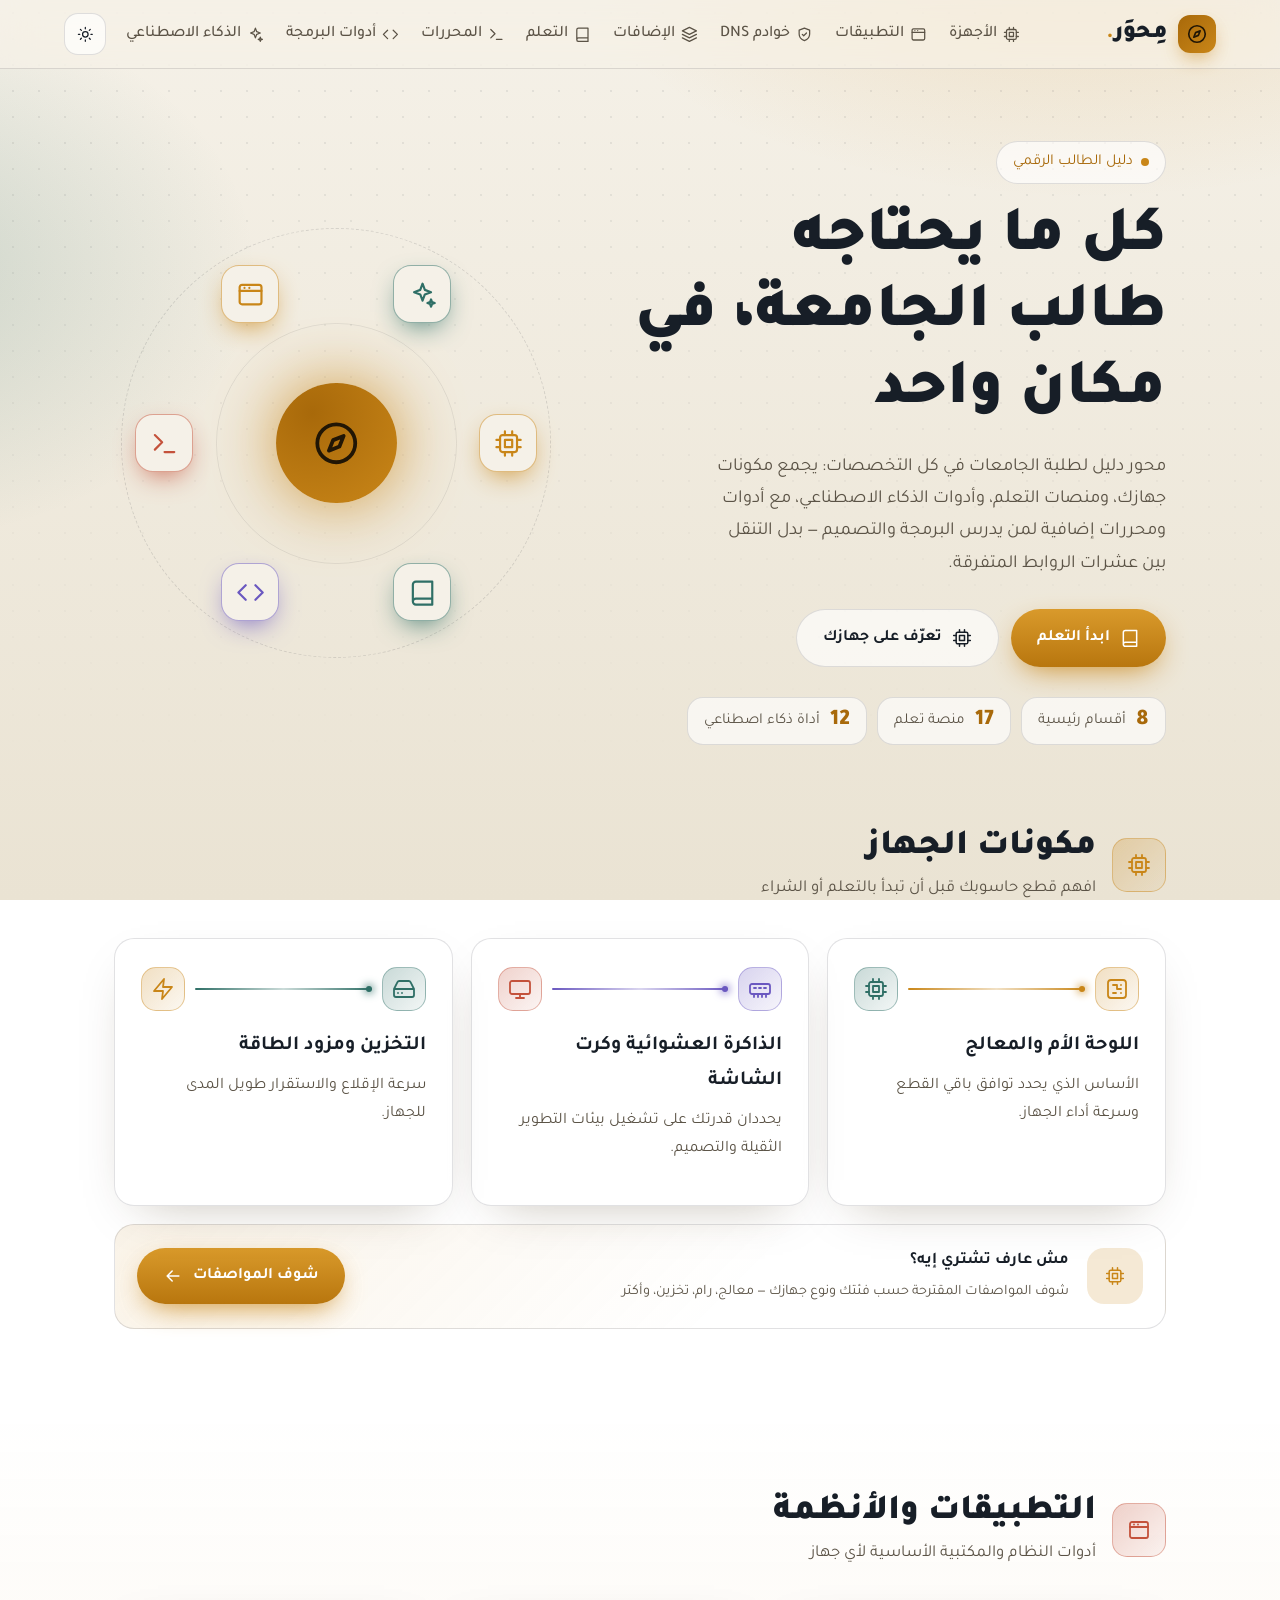
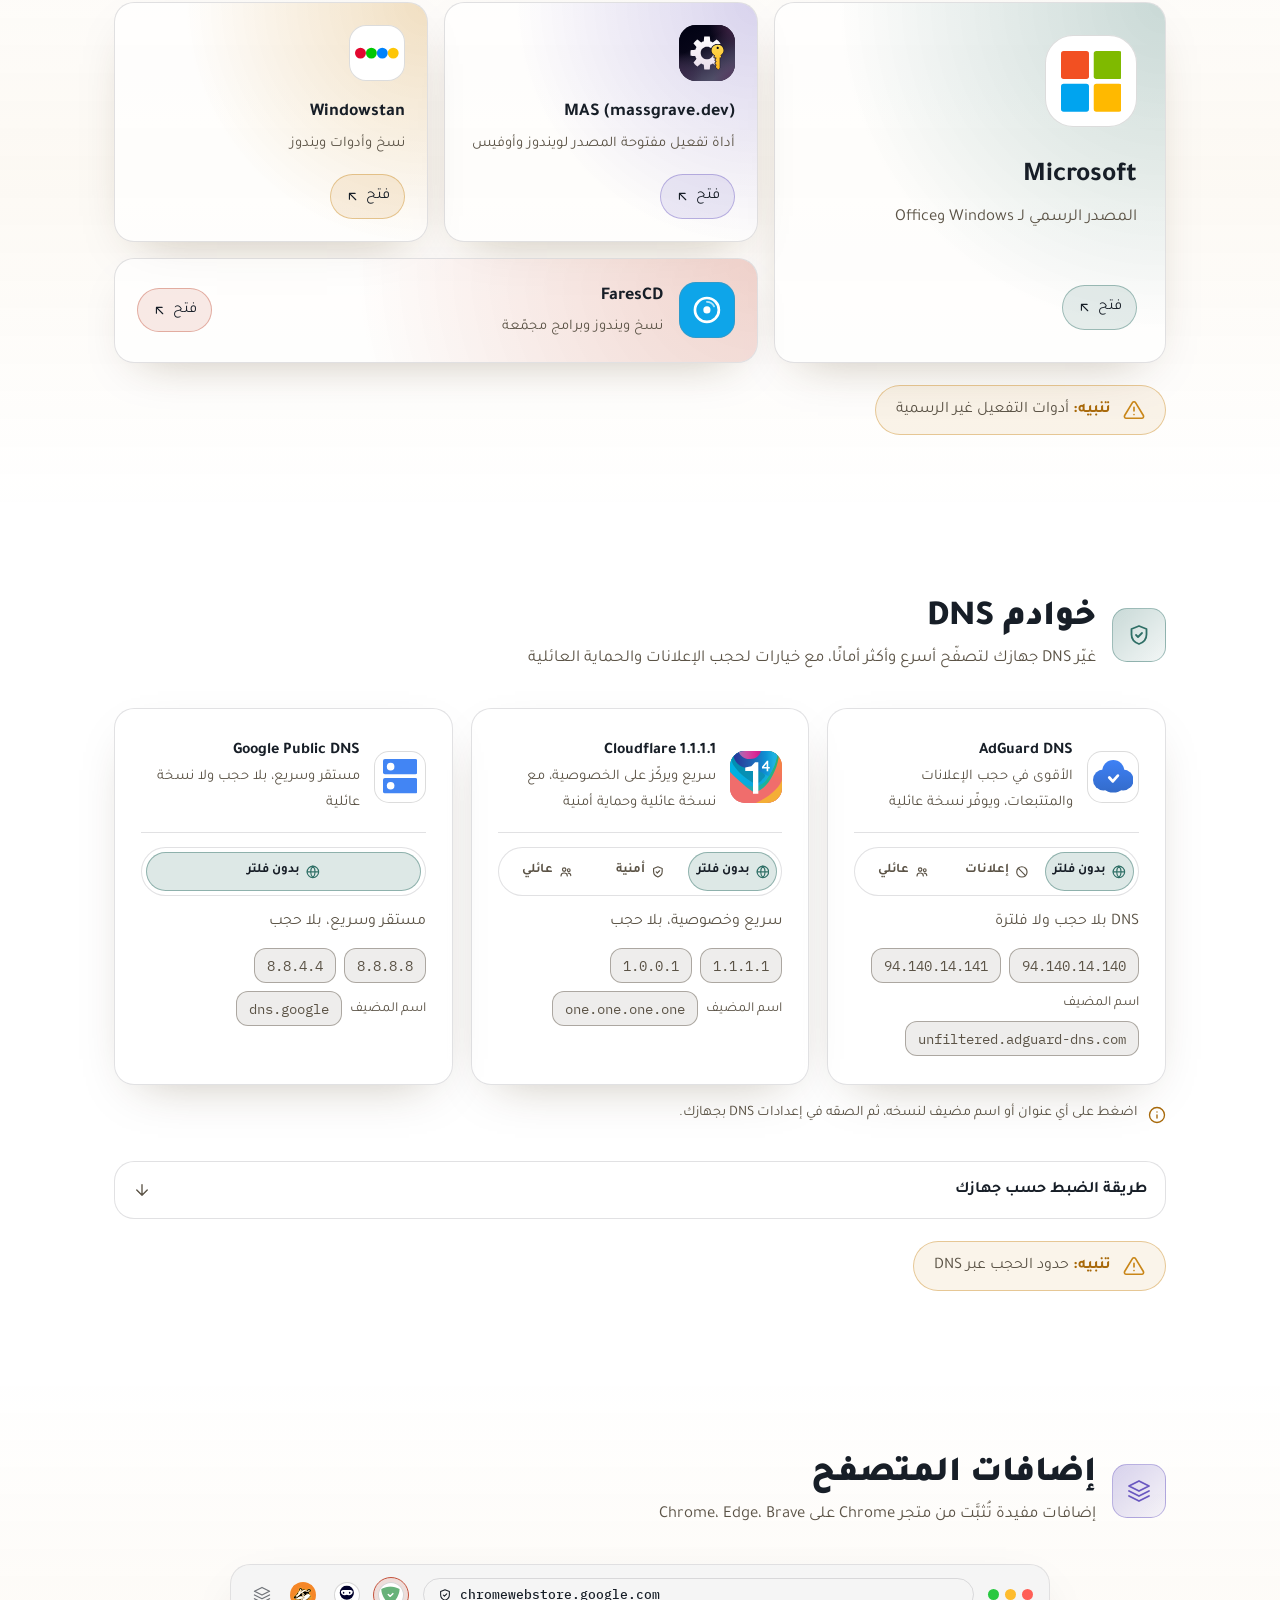
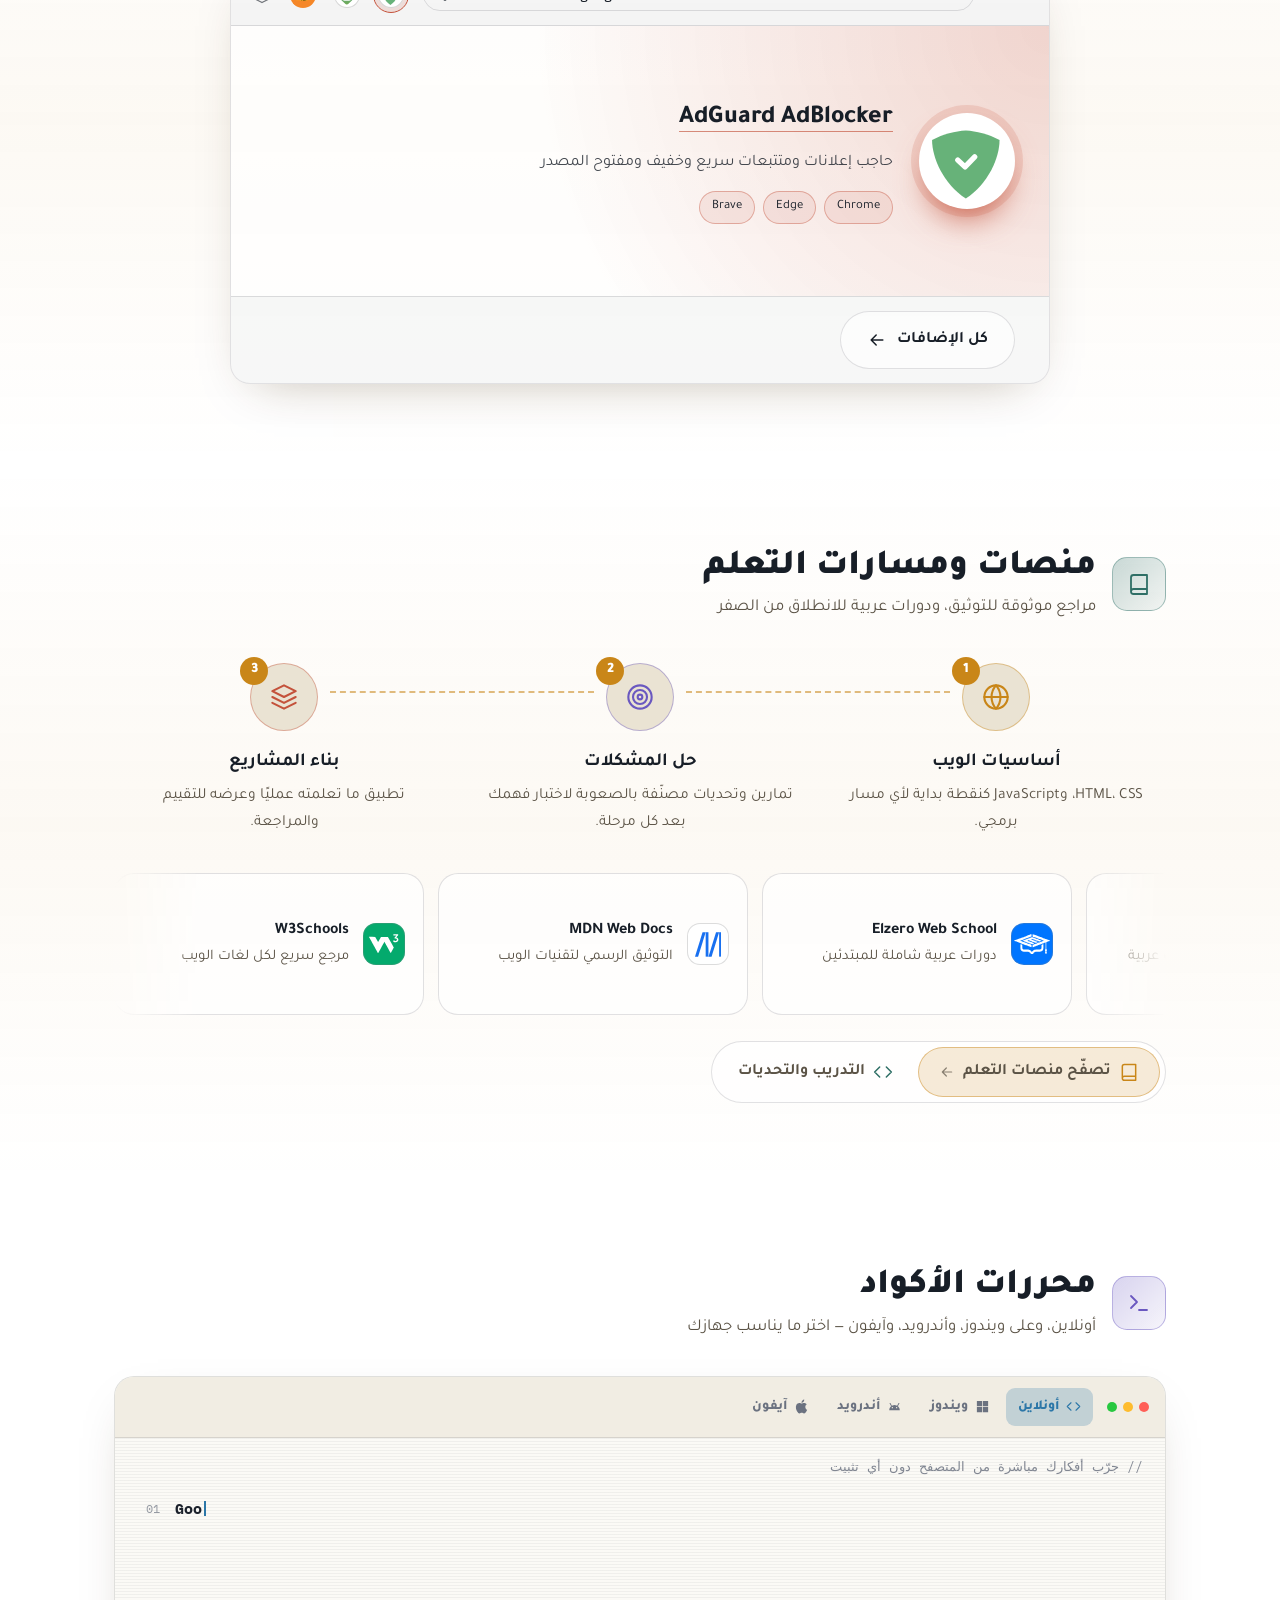
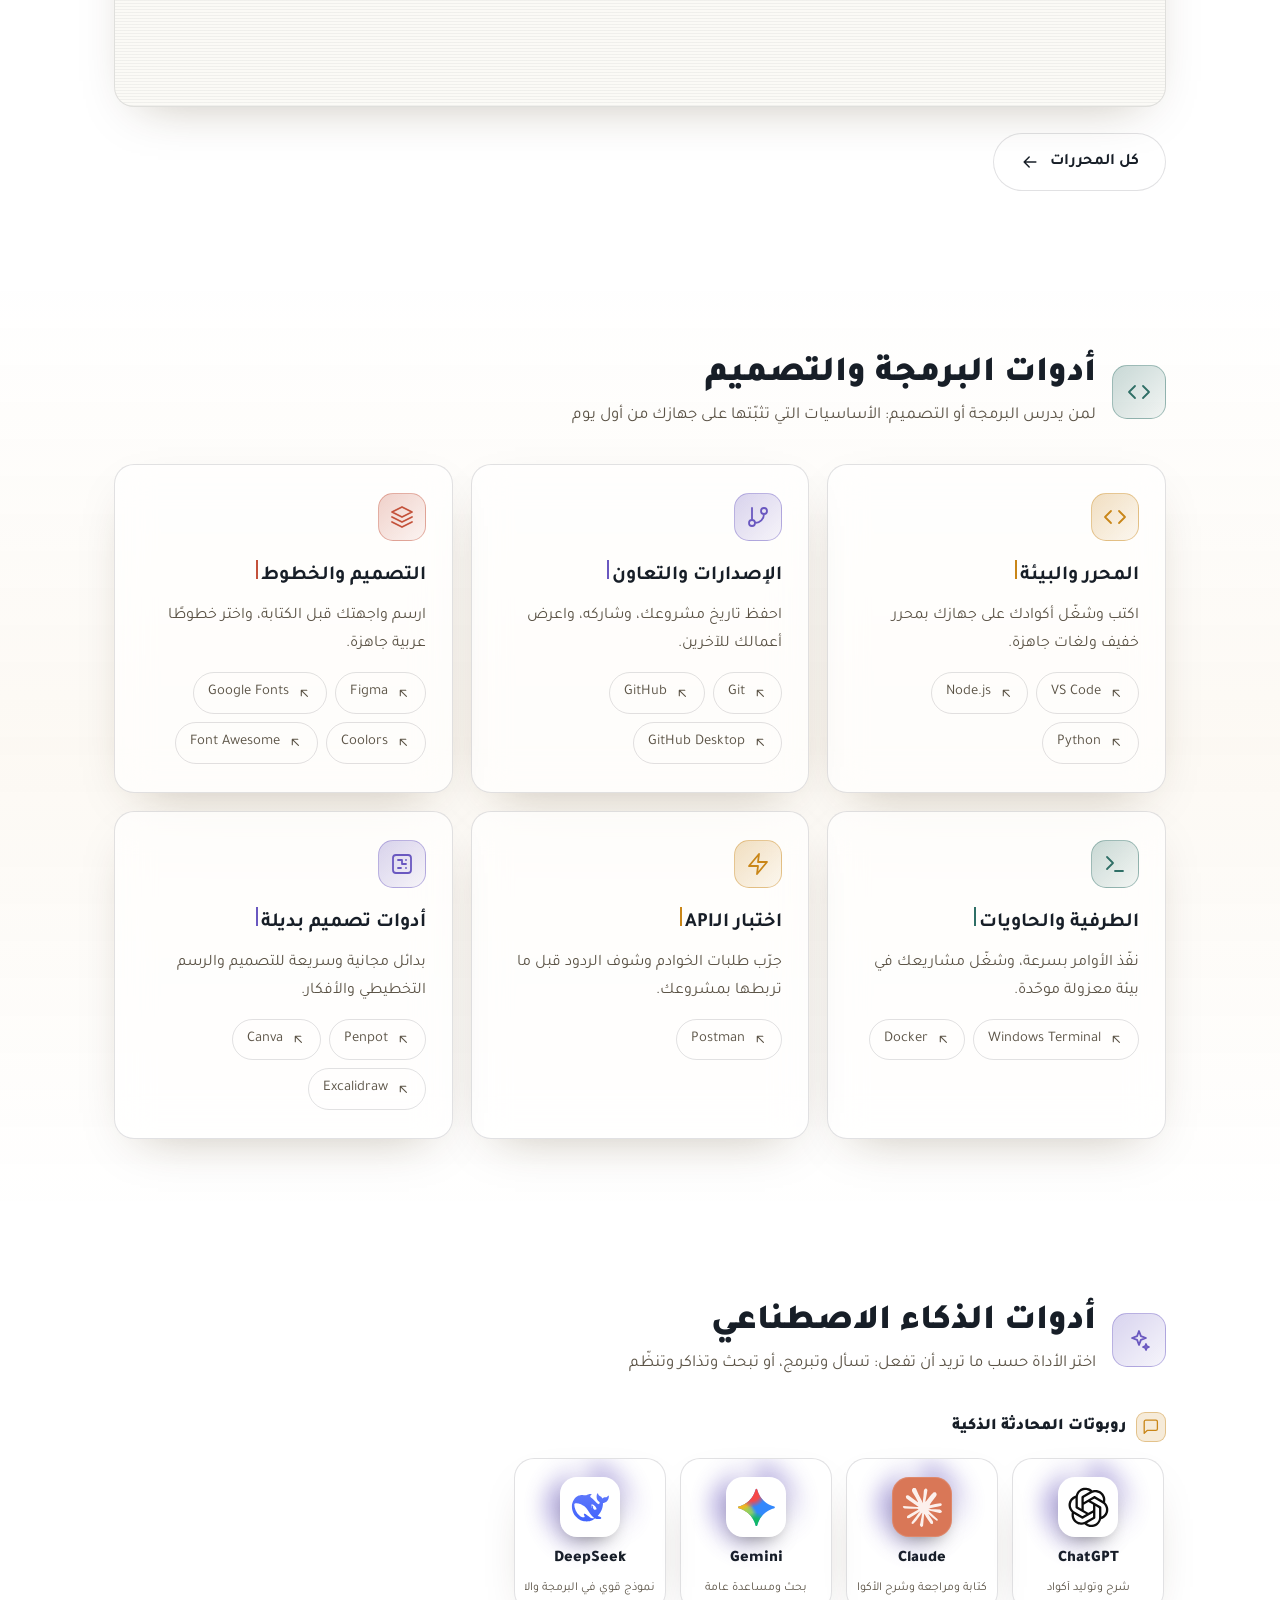
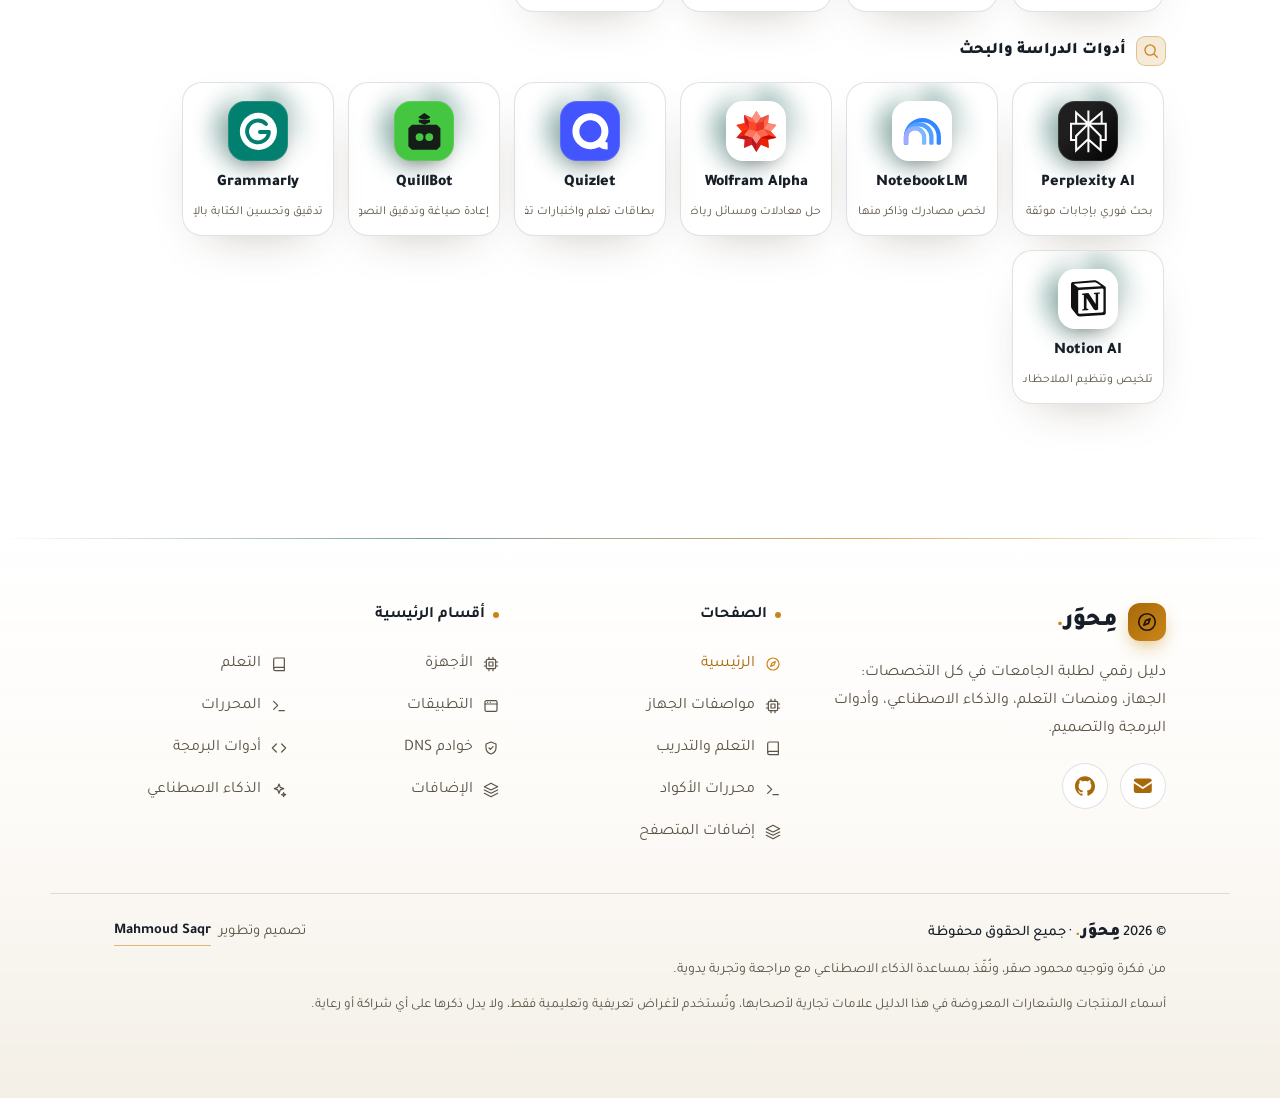
<file: index.html>
<!DOCTYPE html>
<html lang="ar" dir="rtl">
<head>
<meta charset="UTF-8">
<meta name="viewport" content="width=device-width, initial-scale=1, viewport-fit=cover">
<meta name="theme-color" content="#0B0F16">
<meta name="description" content="دليل رقمي لطلبة الجامعات: مكونات الجهاز، ومنصات التعلم، وأدوات الذكاء الاصطناعي، ومحررات وأدوات للبرمجة والتصميم.">
<title>مِحوَر.&nbsp;&nbsp;دليل الطالب الرقمي</title>
<link rel="icon" href="assets/img/favicon.svg" type="image/svg+xml">
<link rel="manifest" href="manifest.webmanifest">
<link rel="apple-touch-icon" href="assets/img/apple-touch-icon.png">
<meta name="mobile-web-app-capable" content="yes">
<meta name="apple-mobile-web-app-capable" content="yes">
<meta name="apple-mobile-web-app-title" content="مِحوَر">
<meta name="apple-mobile-web-app-status-bar-style" content="black-translucent">
<script>
/* apply the saved theme before first paint (no flash when moving between pages) */
(function(){var r=document.documentElement,s=null;try{s=localStorage.getItem('mihwar-theme')}catch(e){}
var t=s||(matchMedia('(prefers-color-scheme: light)').matches?'light':'dark');r.dataset.theme=t;
var m=document.querySelector('meta[name=theme-color]');if(m)m.content=t==='light'?'#F5F1E8':'#0B0F16';})();
</script>
<script type="speculationrules">{"prefetch":[{"where":{"href_matches":"/*.html"},"eagerness":"moderate"}]}</script>
<link rel="preconnect" href="https://fonts.googleapis.com">
<link rel="preconnect" href="https://fonts.gstatic.com" crossorigin>
<link href="https://fonts.googleapis.com/css2?family=Tajawal:wght@400;500;700;900&family=IBM+Plex+Mono:wght@500&display=swap" rel="stylesheet">
<link rel="stylesheet" href="assets/css/base.css">
<link rel="stylesheet" href="assets/css/components.css">
<link rel="stylesheet" href="assets/css/home.css">
</head>
<body id="top" data-page="home">
<a class="skip" href="#main">تخطَّ إلى المحتوى</a>

<svg width="0" height="0" style="position:absolute" aria-hidden="true">
<defs>
<symbol id="compass" viewBox="0 0 24 24"><circle cx="12" cy="12" r="9"/><path d="m15.5 8.5-2 5-5 2 2-5z"/></symbol>
<symbol id="cpu" viewBox="0 0 24 24"><rect x="5" y="5" width="14" height="14" rx="2"/><rect x="9" y="9" width="6" height="6"/><path d="M9 2v3M15 2v3M9 19v3M15 19v3M2 9h3M2 15h3M19 9h3M19 15h3"/></symbol>
<symbol id="board" viewBox="0 0 24 24"><rect x="3" y="3" width="18" height="18" rx="3"/><path d="M8 8h4v4M12 12h4M8 16h3M16 8v.01M16 16v.01"/></symbol>
<symbol id="ram" viewBox="0 0 24 24"><rect x="2" y="7" width="20" height="10" rx="2"/><path d="M6 17v3M10 17v3M14 17v3M18 17v3M6 11h2M11 11h2M16 11h2"/></symbol>
<symbol id="monitor" viewBox="0 0 24 24"><rect x="2" y="4" width="20" height="13" rx="2"/><path d="M8 21h8M12 17v4"/></symbol>
<symbol id="drive" viewBox="0 0 24 24"><path d="M22 12H2M5.45 5.11 2 12v6a2 2 0 0 0 2 2h16a2 2 0 0 0 2-2v-6l-3.45-6.89A2 2 0 0 0 16.76 4H7.24a2 2 0 0 0-1.79 1.11zM6 16h.01M10 16h.01"/></symbol>
<symbol id="zap" viewBox="0 0 24 24"><path d="M13 2 3 14h9l-1 8 10-12h-9z"/></symbol>
<symbol id="gpu" viewBox="0 0 24 24"><rect x="2" y="7" width="20" height="10" rx="2"/><circle cx="8" cy="12" r="2.3"/><circle cx="15" cy="12" r="2.3"/><path d="M2 17v2M6 17v2M18 17v2M22 17v2"/></symbol>
<symbol id="battery" viewBox="0 0 24 24"><rect x="2" y="7" width="18" height="10" rx="2"/><path d="M22 10.5v3"/><path d="M6 12h8"/></symbol>
<symbol id="book" viewBox="0 0 24 24"><path d="M4 19.5A2.5 2.5 0 0 1 6.5 17H20V3H6.5A2.5 2.5 0 0 0 4 5.5zM4 19.5A2.5 2.5 0 0 0 6.5 22H20v-5"/></symbol>
<symbol id="code" viewBox="0 0 24 24"><path d="m16 18 6-6-6-6M8 6l-6 6 6 6"/></symbol>
<symbol id="globe" viewBox="0 0 24 24"><circle cx="12" cy="12" r="10"/><path d="M2 12h20M12 2a15 15 0 0 1 0 20 15 15 0 0 1 0-20"/></symbol>
<symbol id="search" viewBox="0 0 24 24"><circle cx="11" cy="11" r="7"/><path d="m21 21-4.3-4.3"/></symbol>
<symbol id="chat" viewBox="0 0 24 24"><path d="M21 15a2 2 0 0 1-2 2H7l-4 4V5a2 2 0 0 1 2-2h14a2 2 0 0 1 2 2z"/></symbol>
<symbol id="trophy" viewBox="0 0 24 24"><path d="M8 21h8M12 17v4M7 4h10v5a5 5 0 0 1-10 0zM17 5h3v2a3 3 0 0 1-3 3M7 5H4v2a3 3 0 0 0 3 3"/></symbol>
<symbol id="branch" viewBox="0 0 24 24"><path d="M6 3v12M18 9a3 3 0 1 0 0-6 3 3 0 0 0 0 6zM6 21a3 3 0 1 0 0-6 3 3 0 0 0 0 6zM18 9a9 9 0 0 1-9 9"/></symbol>
<symbol id="target" viewBox="0 0 24 24"><circle cx="12" cy="12" r="10"/><circle cx="12" cy="12" r="6"/><circle cx="12" cy="12" r="2"/></symbol>
<symbol id="layers" viewBox="0 0 24 24"><path d="m12 2 10 5-10 5L2 7zM2 12l10 5 10-5M2 17l10 5 10-5"/></symbol>
<symbol id="terminal" viewBox="0 0 24 24"><path d="m4 17 6-6-6-6M12 19h8"/></symbol>
<symbol id="window" viewBox="0 0 24 24"><rect x="3" y="4" width="18" height="16" rx="2"/><path d="M3 9h18M7 6.5h.01M11 6.5h.01"/></symbol>
<symbol id="bot" viewBox="0 0 24 24"><rect x="4" y="8" width="16" height="12" rx="3"/><path d="M12 8V4M9 13v2M15 13v2"/></symbol>
<symbol id="sparkles" viewBox="0 0 24 24"><path d="m12 3 1.9 5.1L19 10l-5.1 1.9L12 17l-1.9-5.1L5 10l5.1-1.9zM19 16l.8 2.2L22 19l-2.2.8L19 22l-.8-2.2L16 19l2.2-.8z"/></symbol>
<symbol id="out" viewBox="0 0 24 24"><path d="M17 17 7 7M16 7H7v9"/></symbol>
<symbol id="alert" viewBox="0 0 24 24"><path d="M10.3 3.9 1.8 18a2 2 0 0 0 1.7 3h17a2 2 0 0 0 1.7-3L13.7 3.9a2 2 0 0 0-3.4 0zM12 9v4M12 17h.01"/></symbol>
<symbol id="info" viewBox="0 0 24 24"><circle cx="12" cy="12" r="10"/><path d="M12 16v-4M12 8h.01"/></symbol>
<symbol id="shield" viewBox="0 0 24 24"><path d="M12 3 4.5 6v5.5c0 4.5 3.2 8 7.5 9.5 4.3-1.5 7.5-5 7.5-9.5V6zM9 12l2 2 4-4"/></symbol>
<symbol id="menu" viewBox="0 0 24 24"><path d="M4 6h16M4 12h16M4 18h16"/></symbol>
<symbol id="x" viewBox="0 0 24 24"><path d="M18 6 6 18M6 6l12 12"/></symbol>
<symbol id="sun" viewBox="0 0 24 24"><circle cx="12" cy="12" r="4"/><path d="M12 2v2M12 20v2M4.9 4.9l1.4 1.4M17.7 17.7l1.4 1.4M2 12h2M20 12h2M4.9 19.1l1.4-1.4M17.7 6.3l1.4-1.4"/></symbol>
<symbol id="moon" viewBox="0 0 24 24"><path d="M21 12.8A9 9 0 1 1 11.2 3a7 7 0 0 0 9.8 9.8z"/></symbol>
<symbol id="up" viewBox="0 0 24 24"><path d="M12 19V5M5 12l7-7 7 7"/></symbol>
<symbol id="arrow-l" viewBox="0 0 24 24"><path d="M19 12H5M11 6l-6 6 6 6"/></symbol>
<symbol id="arrow-r" viewBox="0 0 24 24"><path d="M5 12h14M13 6l6 6-6 6"/></symbol>
<symbol id="github" viewBox="0 0 24 24"><path fill="currentColor" stroke="none" d="M12 .297c-6.63 0-12 5.373-12 12 0 5.303 3.438 9.8 8.205 11.385.6.113.82-.258.82-.577 0-.285-.01-1.04-.015-2.04-3.338.724-4.042-1.61-4.042-1.61C4.422 18.07 3.633 17.7 3.633 17.7c-1.087-.744.084-.729.084-.729 1.205.084 1.838 1.236 1.838 1.236 1.07 1.835 2.809 1.305 3.495.998.108-.776.417-1.305.76-1.605-2.665-.3-5.466-1.332-5.466-5.93 0-1.31.465-2.38 1.235-3.22-.135-.303-.54-1.523.105-3.176 0 0 1.005-.322 3.3 1.23.96-.267 1.98-.399 3-.405 1.02.006 2.04.138 3 .405 2.28-1.552 3.285-1.23 3.285-1.23.645 1.653.24 2.873.12 3.176.765.84 1.23 1.91 1.23 3.22 0 4.61-2.805 5.625-5.475 5.92.42.36.81 1.096.81 2.22 0 1.606-.015 2.896-.015 3.286 0 .315.21.69.825.57C20.565 22.092 24 17.592 24 12.297c0-6.627-5.373-12-12-12"/></symbol>
<symbol id="mail" viewBox="0 0 24 24"><path fill="currentColor" stroke="none" d="M2 6.5A2.5 2.5 0 0 1 4.5 4h15A2.5 2.5 0 0 1 22 6.5v.3l-10 6.4L2 6.8v-.3zM2 9.2v8.3A2.5 2.5 0 0 0 4.5 20h15a2.5 2.5 0 0 0 2.5-2.5V9.2l-9.46 6.05a1 1 0 0 1-1.08 0L2 9.2z"/></symbol>
<symbol id="ban" viewBox="0 0 24 24"><circle cx="12" cy="12" r="9"/><path d="M5.6 5.6l12.8 12.8"/></symbol>
<symbol id="family" viewBox="0 0 24 24"><circle cx="9" cy="8" r="3"/><path d="M3.5 19c0-3 2.5-5 5.5-5s5.5 2 5.5 5"/><circle cx="17" cy="9" r="2.4"/><path d="M16 14.2c2.6-.2 4.5 1.6 4.5 4.3"/></symbol>
<symbol id="settings" viewBox="0 0 24 24"><circle cx="12" cy="12" r="3"/><path d="M19.4 15a1.65 1.65 0 0 0 .33 1.82l.06.06a2 2 0 1 1-2.83 2.83l-.06-.06a1.65 1.65 0 0 0-1.82-.33 1.65 1.65 0 0 0-1 1.51V21a2 2 0 0 1-4 0v-.09A1.65 1.65 0 0 0 9 19.4a1.65 1.65 0 0 0-1.82.33l-.06.06a2 2 0 1 1-2.83-2.83l.06-.06a1.65 1.65 0 0 0 .33-1.82A1.65 1.65 0 0 0 3 13.09H3a2 2 0 0 1 0-4h.09A1.65 1.65 0 0 0 4.6 9a1.65 1.65 0 0 0-.33-1.82l-.06-.06a2 2 0 1 1 2.83-2.83l.06.06a1.65 1.65 0 0 0 1.82.33H9a1.65 1.65 0 0 0 1-1.51V3a2 2 0 0 1 4 0v.09a1.65 1.65 0 0 0 1 1.51 1.65 1.65 0 0 0 1.82-.33l.06-.06a2 2 0 1 1 2.83 2.83l-.06.06a1.65 1.65 0 0 0-.33 1.82V9a1.65 1.65 0 0 0 1.51 1H21a2 2 0 0 1 0 4h-.09a1.65 1.65 0 0 0-1.51 1z"/></symbol>
<symbol id="router" viewBox="0 1 24 24"><path fill="currentColor" stroke="none" fill-rule="evenodd" d="M4.5 12.5h15A2.5 2.5 0 0 1 22 15v3a2.5 2.5 0 0 1-2.5 2.5h-15A2.5 2.5 0 0 1 2 18v-3a2.5 2.5 0 0 1 2.5-2.5zM5.5 15.6a1 1 0 1 0 0 2 1 1 0 0 0 0-2zM9.1 15.6a1 1 0 1 0 0 2 1 1 0 0 0 0-2z"/><path fill="none" stroke="currentColor" stroke-width="1.8" stroke-linecap="round" d="M6.5 12.5 4.6 5.5M17.5 12.5l1.9-7"/></symbol>
<symbol id="phone" viewBox="0 0 24 24"><rect x="7" y="3" width="10" height="18" rx="2.5"/><path d="M11 18h2"/></symbol>
<symbol id="os-android" viewBox="0 -1 24 24"><path fill="currentColor" stroke="none" fill-rule="evenodd" d="M3.5 17a8.5 8.5 0 0 1 17 0zM7.5 12.8a1.1 1.1 0 1 0 2.2 0 1.1 1.1 0 1 0-2.2 0zM14.3 12.8a1.1 1.1 0 1 0 2.2 0 1.1 1.1 0 1 0-2.2 0z"/><path fill="none" stroke="currentColor" stroke-width="1.6" stroke-linecap="round" d="M7.4 10.6 5 6M16.6 10.6 19 6"/></symbol>
<symbol id="os-windows" viewBox="0 0 24 24"><path fill="currentColor" stroke="none" d="M3 3h8.4v8.4H3zM12.6 3H21v8.4h-8.4zM3 12.6h8.4V21H3zM12.6 12.6H21V21h-8.4z"/></symbol>
<symbol id="fan" viewBox="0 0 24 24"><path d="M12 12c0-3 2-7 5-7 2 0 3 2 3 4 0 3-3 5-6 5"/><path d="M12 12c-3 0-7-2-7-5 0-2 2-3 4-3 3 0 5 3 5 6"/><path d="M12 12c0 3-2 7-5 7-2 0-3-2-3-4 0-3 3-5 6-5"/><path d="M12 12c3 0 7 2 7 5 0 2-2 3-4 3-3 0-5-3-5-6"/><circle cx="12" cy="12" r="1.6"/></symbol>
<symbol id="ports" viewBox="0 0 24 24"><path d="M9 2v6M15 2v6"/><path d="M6 8h12v4a6 6 0 0 1-12 0z"/><path d="M12 18v4"/></symbol>
<symbol id="briefcase" viewBox="0 0 24 24"><rect x="2" y="7" width="20" height="13" rx="2"/><path d="M8 7V5a2 2 0 0 1 2-2h4a2 2 0 0 1 2 2v2"/><path d="M2 13h20"/></symbol>
<symbol id="apple" viewBox="-1 -1 26 26"><path fill="currentColor" stroke="none" d="M12.152 6.896c-.948 0-2.415-1.078-3.96-1.04-2.04.027-3.91 1.183-4.961 3.014-2.117 3.675-.546 9.103 1.519 12.09 1.013 1.454 2.208 3.09 3.792 3.039 1.52-.065 2.09-.987 3.935-.987 1.831 0 2.35.987 3.96.948 1.637-.026 2.676-1.48 3.676-2.948 1.156-1.688 1.636-3.325 1.662-3.415-.039-.013-3.182-1.221-3.22-4.857-.026-3.04 2.48-4.494 2.597-4.559-1.429-2.09-3.623-2.324-4.39-2.376-2-.156-3.675 1.09-4.61 1.09zM15.53 3.83c.843-1.012 1.4-2.427 1.245-3.83-1.207.052-2.662.805-3.532 1.818-.78.896-1.454 2.338-1.273 3.714 1.338.104 2.715-.688 3.559-1.701"/></symbol>
</defs>
</svg>

<header>
  <div class="bar">
    <a class="logo" href="#top" aria-label="محور"><span class="mark"><svg class="i"><use href="#compass"/></svg></span><span>مِحوَر<b>.</b></span></a>
    <nav class="links" aria-label="التنقل الرئيسي">
      <a href="#hardware" data-sec="hardware"><svg class="i"><use href="#cpu"/></svg>الأجهزة</a>
      <a href="#apps" data-sec="apps"><svg class="i"><use href="#window"/></svg>التطبيقات</a>
      <a href="#dns" data-sec="dns"><svg class="i"><use href="#shield"/></svg>خوادم DNS</a>
      <a href="#extensions" data-sec="extensions"><svg class="i"><use href="#layers"/></svg>الإضافات</a>
      <a href="#platforms" data-sec="platforms"><svg class="i"><use href="#book"/></svg>التعلم</a>
      <a href="#editors" data-sec="editors"><svg class="i"><use href="#terminal"/></svg>المحررات</a>
      <a href="#tools" data-sec="tools"><svg class="i"><use href="#code"/></svg>أدوات البرمجة</a>
      <a href="#ai" data-sec="ai"><svg class="i"><use href="#sparkles"/></svg>الذكاء الاصطناعي</a>
    </nav>
    <button class="ib" id="themeBtn" aria-label="تبديل الوضع الفاتح والداكن"><svg class="i moon"><use href="#moon"/></svg><svg class="i sun"><use href="#sun"/></svg></button>
    <button class="ib" id="menuBtn" aria-label="القائمة" aria-expanded="false"><svg class="i"><use href="#menu"/></svg></button>
  </div>
</header>

<div class="drawer" id="drawer">
      <a href="#hardware"><svg class="i"><use href="#cpu"/></svg>الأجهزة</a>
      <a href="#apps"><svg class="i"><use href="#window"/></svg>التطبيقات</a>
      <a href="#dns"><svg class="i"><use href="#shield"/></svg>خوادم DNS</a>
      <a href="#extensions"><svg class="i"><use href="#layers"/></svg>الإضافات</a>
      <a href="#platforms"><svg class="i"><use href="#book"/></svg>التعلم</a>
      <a href="#editors"><svg class="i"><use href="#terminal"/></svg>المحررات</a>
      <a href="#tools"><svg class="i"><use href="#code"/></svg>أدوات البرمجة</a>
      <a href="#ai"><svg class="i"><use href="#sparkles"/></svg>الذكاء الاصطناعي</a>
</div>

<button class="totop" id="topBtn" aria-label="العودة لأعلى الصفحة"><svg class="i"><use href="#up"/></svg></button>

<main id="main">
<section class="wrap hero">
  <div>
    <p class="kicker"><i></i>دليل الطالب الرقمي</p>
    <h1>كل ما يحتاجه طالب الجامعة، في مكان واحد</h1>
    <p class="lead">محور دليل لطلبة الجامعات في كل التخصصات: يجمع مكونات جهازك، ومنصات التعلم، وأدوات الذكاء الاصطناعي، مع أدوات ومحررات إضافية لمن يدرس البرمجة والتصميم — بدل التنقل بين عشرات الروابط المتفرقة.</p>
    <div class="cta">
      <a class="btn solid" href="learn.html"><svg class="i"><use href="#book"/></svg>ابدأ التعلم</a>
      <a class="btn ghost" href="#hardware"><svg class="i"><use href="#cpu"/></svg>تعرّف على جهازك</a>
    </div>
    <div class="stats">
      <div class="stat"><b>8</b>أقسام رئيسية</div>
      <div class="stat"><b>17</b>منصة تعلم</div>
      <div class="stat"><b>12</b>أداة ذكاء اصطناعي</div>
    </div>
  </div>
  <div class="orbit-wrap" aria-hidden="true">
    <div class="orbit">
      <div class="ring a"></div><div class="ring b"></div>
      <div class="spin">
        <div class="node" style="--a:0deg;--c:var(--gold)"><span><svg class="i"><use href="#cpu"/></svg></span></div>
        <div class="node" style="--a:60deg;--c:var(--teal)"><span><svg class="i"><use href="#book"/></svg></span></div>
        <div class="node" style="--a:120deg;--c:var(--violet)"><span><svg class="i"><use href="#code"/></svg></span></div>
        <div class="node" style="--a:180deg;--c:var(--coral)"><span><svg class="i"><use href="#terminal"/></svg></span></div>
        <div class="node" style="--a:240deg;--c:var(--gold)"><span><svg class="i"><use href="#window"/></svg></span></div>
        <div class="node" style="--a:300deg;--c:var(--teal)"><span><svg class="i"><use href="#sparkles"/></svg></span></div>
      </div>
      <div class="core"><svg class="i"><use href="#compass"/></svg></div>
    </div>
  </div>
</section>

<section id="hardware">
  <div class="wrap">
    <div class="sec-head"><span class="ico"><svg class="i"><use href="#cpu"/></svg></span><div><h2>مكونات الجهاز</h2><p>افهم قطع حاسوبك قبل أن تبدأ بالتعلم أو الشراء</p></div></div>
    <div class="grid parts">
      <div class="card" style="--c:var(--gold)">
        <div class="pair"><span class="ico"><svg class="i"><use href="#board"/></svg></span><span class="trace"><i></i></span><span class="ico" style="--c:var(--teal)"><svg class="i"><use href="#cpu"/></svg></span></div>
        <h3>اللوحة الأم والمعالج</h3><p>الأساس الذي يحدد توافق باقي القطع وسرعة أداء الجهاز.</p>
      </div>
      <div class="card" style="--c:var(--violet)">
        <div class="pair"><span class="ico" style="--c:var(--violet)"><svg class="i"><use href="#ram"/></svg></span><span class="trace"><i></i></span><span class="ico" style="--c:var(--coral)"><svg class="i"><use href="#monitor"/></svg></span></div>
        <h3>الذاكرة العشوائية وكرت الشاشة</h3><p>يحددان قدرتك على تشغيل بيئات التطوير الثقيلة والتصميم.</p>
      </div>
      <div class="card" style="--c:var(--teal)">
        <div class="pair"><span class="ico" style="--c:var(--teal)"><svg class="i"><use href="#drive"/></svg></span><span class="trace"><i></i></span><span class="ico"><svg class="i"><use href="#zap"/></svg></span></div>
        <h3>التخزين ومزود الطاقة</h3><p>سرعة الإقلاع والاستقرار طويل المدى للجهاز.</p>
      </div>
    </div>
    <div class="banner">
      <span class="ic"><svg class="i"><use href="#cpu"/></svg></span>
      <div class="txt"><b>مش عارف تشتري إيه؟</b><span>شوف المواصفات المقترحة حسب فئتك ونوع جهازك — معالج، رام، تخزين، وأكتر</span></div>
      <a class="btn solid" href="specs.html">شوف المواصفات<svg class="i"><use href="#arrow-l"/></svg></a>
    </div>
  </div>
</section>

<section id="apps" class="band">
  <div class="wrap">
    <div class="sec-head"><span class="ico" style="--c:var(--coral)"><svg class="i"><use href="#window"/></svg></span><div><h2>التطبيقات والأنظمة</h2><p>أدوات النظام والمكتبية الأساسية لأي جهاز</p></div></div>
    <div class="bento">
      <div class="row tc" style="--c:var(--teal)"><span class="av lg" style="background:#fff"><svg viewBox="0 0 23 23" aria-hidden="true" style="width:66%;height:66%"><rect width="10.6" height="10.6" rx="1" fill="#F25022"/><rect x="12.4" width="10.6" height="10.6" rx="1" fill="#7FBA00"/><rect y="12.4" width="10.6" height="10.6" rx="1" fill="#00A4EF"/><rect x="12.4" y="12.4" width="10.6" height="10.6" rx="1" fill="#FFB900"/></svg></span><div class="txt"><div class="name">Microsoft</div><div class="tag">المصدر الرسمي لـ Windows وOffice</div></div><a class="go" href="https://www.microsoft.com/en-us/" target="_blank" rel="noopener">فتح<svg class="i"><use href="#out"/></svg></a></div>
      <div class="row tc" style="--c:var(--violet)"><span class="av lg" style="background:#000113"><svg viewBox="0 0 810 810" style="width:100%;height:100%" aria-hidden="true"><defs><linearGradient id="mas-masbg" x1="0" y1="0" x2=".55" y2="1"><stop offset="0" stop-color="#000113"/><stop offset=".42" stop-color="#070618"/><stop offset=".75" stop-color="#3A3450"/><stop offset="1" stop-color="#504F68"/></linearGradient><radialGradient id="mas-masp" cx="810" cy="0" r="380" gradientUnits="userSpaceOnUse"><stop offset="0" stop-color="#47274B"/><stop offset="1" stop-color="#47274B" stop-opacity="0"/></radialGradient><radialGradient id="mas-masq" cx="810" cy="810" r="330" gradientUnits="userSpaceOnUse"><stop offset="0" stop-color="#57355F"/><stop offset="1" stop-color="#57355F" stop-opacity="0"/></radialGradient><radialGradient id="mas-masl" cx="0" cy="720" r="330" gradientUnits="userSpaceOnUse"><stop offset="0" stop-color="#3A2A4A"/><stop offset="1" stop-color="#3A2A4A" stop-opacity="0"/></radialGradient><linearGradient id="mas-masg" x1="0" y1="160" x2="0" y2="650" gradientUnits="userSpaceOnUse"><stop offset="0" stop-color="#FFFDFF"/><stop offset="1" stop-color="#E9DDEA"/></linearGradient><linearGradient id="mas-mask" x1="0" y1="285" x2="0" y2="645" gradientUnits="userSpaceOnUse"><stop offset="0" stop-color="#FFDB52"/><stop offset="1" stop-color="#FFB61C"/></linearGradient></defs><rect width="810" height="810" fill="url(#mas-masbg)"/><rect width="810" height="810" fill="url(#mas-masp)"/><rect width="810" height="810" fill="url(#mas-masq)"/><rect width="810" height="810" fill="url(#mas-masl)"/><path fill="url(#mas-masg)" fill-rule="evenodd" d="M393.3 644.6C393.1 644.4 390.1 644.1 386.6 643.9C383.1 643.7 378.4 643.3 376.2 643C374.1 642.8 370.8 642.3 369 642.1C364.9 641.6 364.4 640.8 363.9 633.4C363.5 627.9 362.9 621.3 362 612C361.7 609.1 361.3 604.4 361 601.5C360.7 598.6 360.3 593.9 360 591C359.7 588.1 359.3 583.3 359.1 580.3C358.7 574.5 357.3 572 354.4 572C353.3 572 348 570.2 342.5 568C341 567.4 338.9 566.6 337.9 566.2C336.8 565.8 332.3 563.7 327.9 561.4L319.8 557.4L318.2 558.2C317.3 558.7 315.8 559.8 314.9 560.7C314 561.5 312.2 563 311 564C309.8 564.9 308.6 565.8 308.5 566C308.4 566.2 307.2 567.1 306 568C304.8 568.9 303.4 570.1 303 570.5C302.6 570.9 301.2 572.1 300 573C298.8 573.9 297.4 575.1 297 575.5C296.6 575.9 295.2 577.1 294 578C292.8 578.9 291.4 580.1 291 580.5C290.6 580.9 289.2 582.1 288 583C286.8 583.9 285.6 584.8 285.5 585C285.4 585.2 284.2 586.1 283 587C281.8 587.9 280.4 589.1 280 589.5C279.6 589.9 278.2 591.1 277 592C275.8 593 274.1 594.4 273.3 595.1C270.5 597.5 266.8 600.5 266.4 600.5C266.1 600.5 258 594.6 257.5 594C257.4 593.9 256.2 592.9 255 592C253.8 591.1 252.6 590.2 252.5 590C252.4 589.8 251.2 588.9 250 588C248.8 587 246.3 584.8 244.5 583C242.7 581.2 240.2 579 239 578C236.2 575.8 235.2 574.8 233 572C232 570.8 229.8 568.3 228 566.5C226.2 564.7 224 562.2 223 561C222.1 559.8 220.9 558.4 220.5 558C218.4 556.1 210.5 544.8 210.5 543.8C210.5 542.8 211.8 540.5 213 539.5C213.1 539.4 214.1 538.2 215 537C215.9 535.8 217.1 534.4 217.5 534C217.9 533.6 219.1 532.2 220 531C220.9 529.8 222.1 528.4 222.5 528C222.9 527.6 224.1 526.2 225 525C225.9 523.8 227.1 522.4 227.5 522C227.9 521.6 229.1 520.2 230 519C230.9 517.8 231.8 516.6 232 516.5C232.2 516.4 233.1 515.2 234 514C234.9 512.8 236.1 511.4 236.5 511C236.9 510.6 238.1 509.2 239 508C239.9 506.8 241.1 505.4 241.5 505C241.9 504.6 243.1 503.2 244 502C244.9 500.8 245.8 499.6 246 499.5C246.2 499.4 247.1 498.2 248 497C249 495.8 250.4 494.1 251.1 493.2C253 491.2 253 491 248.5 482C246.3 477.6 244.2 473.2 243.8 472.1C243.4 471.1 242.6 469 242 467.5C239.8 462.1 238 456.7 238 455.7C238 455.1 237.6 454.1 237 453.4C235.8 451.9 235.2 451.8 215.2 450C206.9 449.2 199.8 448.6 194 448C186.1 447.2 178.2 446.5 173.9 446.2C168.3 445.8 168.3 445.9 167 433.2C164.9 414.3 164.9 395.2 167 376.8C167.3 374.3 167.6 371 167.8 369.4C168.2 365.1 169.3 364.3 175.7 363.9C178.5 363.7 183.1 363.3 186 363C188.9 362.7 193.7 362.3 196.6 362C199.6 361.7 204.4 361.3 207.4 361C210.3 360.7 215.1 360.3 218 360C220.9 359.7 225.6 359.3 228.5 359.1C235.5 358.6 238 357.3 238 354.3C238 353.7 238.5 352 239.1 350.5C239.6 349 240.8 345.9 241.6 343.8C242.4 341.6 243.4 338.9 243.8 337.9C244.2 336.8 246.3 332.3 248.6 327.9L252.6 319.8L251.8 318.2C251.3 317.3 250.2 315.8 249.3 314.9C248.5 314 247 312.2 246 311C245.1 309.8 243.9 308.4 243.5 308C243.1 307.6 241.9 306.2 241 305C240.1 303.8 239.2 302.6 239 302.5C238.8 302.4 237.9 301.2 237 300C236.1 298.8 234.9 297.4 234.5 297C234.1 296.6 232.9 295.2 232 294C231.1 292.8 229.9 291.4 229.5 291C229.1 290.6 227.9 289.2 227 288C226.1 286.8 224.9 285.4 224.5 285C224.1 284.6 222.9 283.2 222 282C221.1 280.8 219.9 279.4 219.5 279C219.1 278.6 217.9 277.2 217 276C216.1 274.8 214.9 273.4 214.5 273C214 272.6 212.7 271 211.5 269.4L209.4 266.5L210.3 265.1C211.3 263.6 215.5 257.9 216 257.5C216.1 257.4 217.1 256.2 218 255C218.9 253.8 220.1 252.4 220.5 252C220.9 251.6 222.1 250.2 223 249C224 247.8 226.2 245.3 228 243.5C229.8 241.7 232 239.2 233 238C235.1 235.2 235.2 235.1 238 233C239.2 232 241.7 229.8 243.5 228C245.3 226.2 247.8 224 249 223C250.2 222.1 251.6 220.9 252 220.5C253.1 219.3 262.7 212.2 264.8 210.9L266.6 209.9L269.2 211.7C270.7 212.7 272.6 214.2 273.3 214.9C274.1 215.6 275.8 217 277 218C278.2 218.9 279.4 219.8 279.5 220C279.6 220.2 280.8 221.1 282 222C283.2 222.9 284.6 224.1 285 224.5C285.4 224.9 286.8 226.1 288 227C289.2 227.9 290.6 229.1 291 229.5C291.4 229.9 292.8 231.1 294 232C295.2 232.9 296.6 234.1 297 234.5C297.4 234.9 298.8 236.1 300 237C301.2 237.9 302.4 238.8 302.5 239C302.6 239.2 303.8 240.1 305 241C306.2 241.9 307.6 243.1 308 243.5C308.4 243.9 309.8 245.1 311 246C312.2 247 314 248.5 314.9 249.3C315.8 250.2 317.3 251.3 318.2 251.8L319.8 252.6L327.9 248.6C336.9 244.1 337 244 348.2 240.2C358.8 236.5 358.2 237.2 359 227.5C359.3 224.6 359.7 219.9 360 217C360.3 214.1 360.7 209.3 361 206.4C361.3 203.4 361.7 198.6 362 195.6C362.3 192.7 362.7 187.9 363 185C363.3 182.1 363.7 177.5 363.8 174.7C364.1 168.6 364.3 168.4 368.9 167.9C370.8 167.6 374.1 167.2 376.2 167C392.7 164.9 416.6 164.9 432.8 167C434.9 167.2 438.4 167.6 440.3 167.9C445.4 168.4 445.9 168.9 446.2 174.9C446.5 179.6 447 185.3 448 196C448.3 198.9 448.7 203.7 449 206.6C449.3 209.6 449.7 214.4 450 217.4C452 239.4 450.6 236.5 460.8 239.9C464.1 241 468 242.4 469.5 243C471 243.6 473.1 244.4 474.1 244.8C475.2 245.2 479.2 247.1 483.1 249C490.8 252.9 491.2 253 494 250.4C495 249.5 496.8 248 498 247C499.2 246.1 500.6 244.9 501 244.5C501.4 244.1 502.8 242.9 504 242C505.2 241.1 506.4 240.2 506.5 240C506.6 239.8 507.8 238.9 509 238C510.2 237.1 511.6 235.9 512 235.5C512.4 235.1 513.8 233.9 515 233C516.2 232.1 517.6 230.9 518 230.5C518.4 230.1 519.8 228.9 521 228C522.2 227.1 523.6 225.9 524 225.5C524.4 225.1 525.8 223.9 527 223C528.2 222.1 529.4 221.2 529.5 221C529.6 220.8 530.8 219.9 532 219C533.2 218.1 534.6 216.9 535 216.5C535.4 216.1 536.8 214.9 538 214C539.2 213 540.5 212 540.9 211.6C542.3 210.3 543.5 209.9 544.6 210.5C545.7 211.1 553 216.4 553.5 217C553.6 217.1 554.8 218.1 556 219C557.2 219.9 558.6 221.1 559 221.5C559.4 221.9 560.8 223.1 562 224C564.9 226.3 584.7 246.1 587 249C587.9 250.2 589.1 251.6 589.5 252C590 252.4 592.6 255.8 595.5 259.6L600.6 266.5L598.5 269.4C595.6 273.1 594.6 274.4 592.6 276.4C590.8 278.4 591.3 278.4 581.8 275.9C572.1 273.5 554 272.5 544.8 273.9C537.1 275.1 535.2 275.4 533.1 276C532 276.3 530.2 276.7 529.1 276.9C527.4 277.3 524 278.5 518.1 280.7C498.3 288.1 479.9 305.1 469 326.1C464.4 334.8 464.1 335.2 461.8 333.2C455.4 327.6 443.9 321.5 433.2 317.9C430.8 317 427.6 316.2 426.2 315.9C424.9 315.7 422.6 315.2 421.2 314.9C410.9 312.8 395.2 313.2 384.1 316C383 316.3 381.2 316.7 380.1 316.9C378.4 317.3 375.1 318.5 369.1 320.7C364.3 322.5 351.7 329.9 348.9 332.6C348.6 333 347.2 334 346 335C343.1 337.2 337.2 343.1 335 346C334 347.2 333 348.6 332.6 348.9C328.3 353.5 321.3 366.7 317.9 376.8C317 379.2 316.2 382.3 315.9 383.6C315.7 384.9 315.3 387.2 315 388.6C312.2 402.1 313.5 420.5 318.1 433.8C320.9 441.6 321.4 442.8 323.3 446.6C332.8 465.5 352.3 483.3 371.1 490.3C372.3 490.7 374.1 491.4 375.2 491.9C376.4 492.3 378 492.8 379 493C380 493.3 381.8 493.7 383 494C397 497.5 413.1 497.5 426.9 494C428 493.7 429.8 493.3 430.9 493.1C431.9 492.8 433.7 492.3 434.9 491.8C436 491.4 437.9 490.7 439 490.2C452.7 485.2 468.4 473 478 460.2C483.4 453.1 485.4 449.5 489.9 439.4C491.2 436.6 491.5 436.5 493.9 438.4C494.9 439.2 497.5 441 499.6 442.4C504.7 445.9 504.8 446.9 500.5 453.2C500 454.1 499.2 456 498.7 457.5C498.3 459 497.7 461.1 497.4 462.1C496.9 463.8 496.9 464.5 497.9 468.8C499.9 477.8 508 483.2 520.6 483.8C527.7 484.2 527.4 485.9 519 494.5C508.8 504.9 509.1 511.3 520 522.5C526.6 529.3 526.5 528.7 521.2 534.3C514.5 541.2 514.4 541.3 514.1 553.4C513.9 564.9 514.6 566.9 522.5 575C528 580.7 528.2 581.2 526 583.2L524.5 584.7L522.6 583.4C521.5 582.6 520.1 581.5 519.4 580.9C518.8 580.3 517.2 579 516 578C514.8 577.1 513.4 575.9 513 575.5C512.6 575.1 511.2 573.9 510 573C508.8 572.1 507.4 570.9 507 570.5C506.6 570.1 505.2 568.9 504 568C502.8 567.1 501.6 566.2 501.5 566C501.4 565.8 500.2 564.9 499 564C497.8 563 496 561.5 495.1 560.7C494.2 559.8 492.7 558.7 491.8 558.2L490.2 557.4L482.1 561.4C477.7 563.7 473.2 565.8 472.1 566.2C471.1 566.6 469 567.4 467.5 568C462 570.2 456.7 572 455.6 572C452.7 572 451.3 574.5 450.9 580.3C450.7 583.3 450.3 588.1 450 591C449.7 593.9 449.3 598.7 449 601.6C448.7 604.6 448.3 609.4 448 612.4C447.7 615.3 447.3 620.1 447 623C446.7 625.9 446.3 630.6 446.1 633.5C445.6 640.8 445.1 641.6 441 642.1C439.2 642.3 435.9 642.8 433.8 643C423.3 644.4 394.2 645.5 393.3 644.6Z"/><path fill="#0A0818" opacity="1" stroke="#0A0818" stroke-width="11" stroke-linejoin="round" fill-rule="evenodd" d="M560.2 638.8C557.2 635.7 553.9 632.1 553 630.9C552 629.8 547.6 625.1 543.2 620.6L535.1 612.5L534.8 608.1C534.6 605.7 534.4 601.3 534.2 598.2L533.9 592.8L535.6 591C536.5 590 538 588.2 539 587C540 585.8 541.6 583.9 542.6 582.8C545.3 579.9 545.4 580 535.8 570.3L527 561.4L527 553.5L527 545.6L535 537.5C539.4 533 543 529 543 528.5C543 528 538.8 523.3 533.5 518C528.1 512.6 524 508 524 507.5C524 507 526.8 503.7 530.3 500.2C539.6 490.9 539 492.1 539 481.3C539 474.9 538.8 472 538.4 471.6C538 471.2 534.6 471 526.3 471C513.5 471 512.4 470.8 510.8 467.5C509 464.1 509.8 461.5 516 451C522.2 440.4 522.3 441.2 515.1 437.5C495.9 427.6 478.3 406.3 473.9 387.9C473.7 386.8 473.3 385 473 383.9C470.8 375.4 470.8 358.6 473 350C473.3 348.8 473.7 347 474 346C474.2 345 474.7 343.3 475.2 342.1C475.6 341 476.4 339.1 476.8 337.9C482.5 322.5 498.2 304.6 512.3 297.3C514.2 296.3 516.3 295.2 517 294.8C520.9 292.7 527.7 290 532 289C533 288.7 534.8 288.3 536 288C551.2 284.2 571.7 284.8 584 289.2C585.2 289.6 586.6 290 587.1 290C590.9 290 610.8 301.1 615 305.5C615.4 305.9 616.8 307.1 618 308C620.8 310.1 620.9 310.2 623 313C623.9 314.2 625.1 315.6 625.5 316C627.7 318.1 632.9 325.9 635.6 331.2C641.4 342.9 644.6 355.5 644.6 367.5C644.6 374.7 642.8 385.7 640.9 390.8C640.4 391.9 639.7 393.8 639.3 395C633.4 410.7 619.4 426.7 603.2 436.2C598 439.2 597.7 440 600.6 443.1C601 443.4 602 444.8 603 446C603.9 447.2 605.1 448.6 605.5 449C611.5 454.7 613 461.5 609.2 466C607.2 468.3 606.2 468.7 600.5 469.1C587.3 470 587.7 469.8 588.3 474.9C588.4 476.7 588.8 506 589 540C589.3 574 589.6 605.2 589.8 609.4C590 615.6 589.9 617.2 589.3 618.4C588.9 619.2 588.2 620.8 587.8 621.9C585.4 628.8 577.5 639 571.9 642.3C566.7 645.4 566.6 645.4 560.2 638.8Z"/><path fill="url(#mas-mask)" fill-rule="evenodd" d="M560.2 638.8C557.2 635.7 553.9 632.1 553 630.9C552 629.8 547.6 625.1 543.2 620.6L535.1 612.5L534.8 608.1C534.6 605.7 534.4 601.3 534.2 598.2L533.9 592.8L535.6 591C536.5 590 538 588.2 539 587C540 585.8 541.6 583.9 542.6 582.8C545.3 579.9 545.4 580 535.8 570.3L527 561.4L527 553.5L527 545.6L535 537.5C539.4 533 543 529 543 528.5C543 528 538.8 523.3 533.5 518C528.1 512.6 524 508 524 507.5C524 507 526.8 503.7 530.3 500.2C539.6 490.9 539 492.1 539 481.3C539 474.9 538.8 472 538.4 471.6C538 471.2 534.6 471 526.3 471C513.5 471 512.4 470.8 510.8 467.5C509 464.1 509.8 461.5 516 451C522.2 440.4 522.3 441.2 515.1 437.5C495.9 427.6 478.3 406.3 473.9 387.9C473.7 386.8 473.3 385 473 383.9C470.8 375.4 470.8 358.6 473 350C473.3 348.8 473.7 347 474 346C474.2 345 474.7 343.3 475.2 342.1C475.6 341 476.4 339.1 476.8 337.9C482.5 322.5 498.2 304.6 512.3 297.3C514.2 296.3 516.3 295.2 517 294.8C520.9 292.7 527.7 290 532 289C533 288.7 534.8 288.3 536 288C551.2 284.2 571.7 284.8 584 289.2C585.2 289.6 586.6 290 587.1 290C590.9 290 610.8 301.1 615 305.5C615.4 305.9 616.8 307.1 618 308C620.8 310.1 620.9 310.2 623 313C623.9 314.2 625.1 315.6 625.5 316C627.7 318.1 632.9 325.9 635.6 331.2C641.4 342.9 644.6 355.5 644.6 367.5C644.6 374.7 642.8 385.7 640.9 390.8C640.4 391.9 639.7 393.8 639.3 395C633.4 410.7 619.4 426.7 603.2 436.2C598 439.2 597.7 440 600.6 443.1C601 443.4 602 444.8 603 446C603.9 447.2 605.1 448.6 605.5 449C611.5 454.7 613 461.5 609.2 466C607.2 468.3 606.2 468.7 600.5 469.1C587.3 470 587.7 469.8 588.3 474.9C588.4 476.7 588.8 506 589 540C589.3 574 589.6 605.2 589.8 609.4C590 615.6 589.9 617.2 589.3 618.4C588.9 619.2 588.2 620.8 587.8 621.9C585.4 628.8 577.5 639 571.9 642.3C566.7 645.4 566.6 645.4 560.2 638.8ZM567.4 345.8C569.6 344.7 572.1 342.6 574.1 340.2C576.7 337.2 577.7 330.3 576.2 326C569.8 307.6 544 311.7 544 331.2C544 342.6 557.3 350.9 567.4 345.8Z"/></svg></span><div class="txt"><div class="name">MAS (massgrave.dev)</div><div class="tag">أداة تفعيل مفتوحة المصدر لويندوز وأوفيس</div></div><a class="go" href="https://massgrave.dev/index.html" target="_blank" rel="noopener">فتح<svg class="i"><use href="#out"/></svg></a></div>
      <div class="row tc" style="--c:var(--gold)"><span class="av lg" style="background:#fff"><svg viewBox="0 0 360 150" aria-hidden="true" style="width:78%;height:auto"><circle cx="45" cy="75" r="45" fill="#E2072F"/><circle cx="135" cy="75" r="45" fill="#02C803"/><circle cx="225" cy="75" r="45" fill="#0082FA"/><circle cx="315" cy="75" r="45" fill="#FDC607"/></svg></span><div class="txt"><div class="name">Windowstan</div><div class="tag">نسخ وأدوات ويندوز</div></div><a class="go" href="https://windowstan.com/" target="_blank" rel="noopener">فتح<svg class="i"><use href="#out"/></svg></a></div>
      <div class="row tc" style="--c:var(--coral)"><span class="av lg" style="background:#0EA5E9"><svg viewBox="0 0 24 24" aria-hidden="true"><circle cx="12" cy="12" r="8" fill="none" stroke="currentColor" stroke-width="1.8"/><circle cx="12" cy="12" r="2.4" fill="currentColor"/><path d="M12 6.6a5.4 5.4 0 0 1 4.8 3" stroke="currentColor" stroke-width="1.2" fill="none" stroke-linecap="round" opacity=".7"/></svg></span><div class="txt"><div class="name">FaresCD</div><div class="tag">نسخ ويندوز وبرامج مجمّعة</div></div><a class="go" href="https://www.farescd.com/" target="_blank" rel="noopener">فتح<svg class="i"><use href="#out"/></svg></a></div>
    </div>
    <div class="notice" role="note" tabindex="0"><svg class="i"><use href="#alert"/></svg><span class="nt"><b>تنبيه:</b> أدوات التفعيل غير الرسمية</span><span class="nd"><span>أدوات مثل MAS وWindowstan وFaresCD تُستخدم لتفعيل ويندوز وأوفيس خارج القنوات الرسمية، وهذا يخالف شروط ترخيص مايكروسوفت. أضفها بحسبك الخاص إن كنت تنشر الموقع لطلاب آخرين.</span></span></div>
  </div>
</section>

<section id="dns">
  <div class="wrap">
    <div class="sec-head"><span class="ico" style="--c:var(--teal)"><svg class="i"><use href="#shield"/></svg></span><div><h2>خوادم DNS</h2><p>غيّر DNS جهازك لتصفّح أسرع وأكثر أمانًا، مع خيارات لحجب الإعلانات والحماية العائلية</p></div></div>
    <div class="dgrid">
      <div class="card dnscard" style="--c:#3E81F6">
        <div class="dtop"><span class="av" style="background:#fff"><svg viewBox="11 -8.500 480 480" aria-hidden="true" style="width:78%;height:78%"><defs><linearGradient id="agdns" gradientUnits="userSpaceOnUse" x1="0" y1="38" x2="0" y2="425"><stop offset="0" stop-color="#3E81F6"/><stop offset="1" stop-color="#336BCA"/></linearGradient></defs><g fill="url(#agdns)"><circle cx="251" cy="168" r="130"/><circle cx="135" cy="275" r="124"/><circle cx="367" cy="275" r="124"/><circle cx="251" cy="265" r="160"/></g><path d="m204 246 41 46 60-68" fill="none" stroke="#fff" stroke-width="33" stroke-linecap="round" stroke-linejoin="round"/></svg></span><div class="txt"><div class="name"><bdi>AdGuard DNS</bdi></div><div class="tag">الأقوى في حجب الإعلانات والمتتبعات، ويوفّر نسخة عائلية</div></div></div>
        <div class="dtabs" role="tablist" aria-label="أنماط AdGuard DNS"><button type="button" role="tab" class="dtab on" data-v="nf" aria-selected="true"><svg class="i"><use href="#globe"/></svg>بدون فلتر</button><button type="button" role="tab" class="dtab" data-v="ad" aria-selected="false"><svg class="i"><use href="#ban"/></svg>إعلانات</button><button type="button" role="tab" class="dtab" data-v="fam" aria-selected="false"><svg class="i"><use href="#family"/></svg>عائلي</button></div>
        <div class="dpanel on" data-v="nf"><p class="dvd">DNS بلا حجب ولا فلترة</p><div class="daddrs"><button type="button" class="addr nf" data-copy="94.140.14.140">94.140.14.140</button><button type="button" class="addr nf" data-copy="94.140.14.141">94.140.14.141</button></div><div class="dhost"><small>اسم المضيف</small><button type="button" class="addr nf" data-copy="unfiltered.adguard-dns.com">unfiltered.adguard-dns.com</button></div></div>
        <div class="dpanel" data-v="ad"><p class="dvd">يحجب الإعلانات والمتتبعات والمواقع الضارة</p><div class="daddrs"><button type="button" class="addr ad" data-copy="94.140.14.14">94.140.14.14</button><button type="button" class="addr ad" data-copy="94.140.15.15">94.140.15.15</button></div><div class="dhost"><small>اسم المضيف</small><button type="button" class="addr ad" data-copy="dns.adguard-dns.com">dns.adguard-dns.com</button></div></div>
        <div class="dpanel" data-v="fam"><p class="dvd">يحجب الإعلانات والمحتوى الإباحي ويفعّل البحث الآمن</p><div class="daddrs"><button type="button" class="addr fam" data-copy="94.140.14.15">94.140.14.15</button><button type="button" class="addr fam" data-copy="94.140.15.16">94.140.15.16</button></div><div class="dhost"><small>اسم المضيف</small><button type="button" class="addr fam" data-copy="family.adguard-dns.com">family.adguard-dns.com</button></div></div>
      </div>
      <div class="card dnscard" style="--c:#F38020">
        <div class="dtop"><span class="av" style="background:#F06D6C"><svg viewBox="0 0 450 450" aria-hidden="true" style="width:100%;height:100%"><defs>
<linearGradient id="cfbg" gradientUnits="userSpaceOnUse" x1="450" y1="0" x2="330" y2="240"><stop offset="0" stop-color="#F99420"/><stop offset=".55" stop-color="#F47A51"/><stop offset="1" stop-color="#F06D6C"/></linearGradient>
<linearGradient id="cfd1" gradientUnits="userSpaceOnUse" x1="420" y1="120" x2="150" y2="340"><stop offset="0" stop-color="#2CB077"/><stop offset=".55" stop-color="#1CB399"/><stop offset="1" stop-color="#23A9B5"/></linearGradient>
<linearGradient id="cfd2" gradientUnits="userSpaceOnUse" x1="20" y1="0" x2="420" y2="0"><stop offset="0" stop-color="#01B2E2"/><stop offset=".5" stop-color="#0AA6DC"/><stop offset="1" stop-color="#19B5D6"/></linearGradient>
<linearGradient id="cfd3" gradientUnits="userSpaceOnUse" x1="0" y1="0" x2="300" y2="0"><stop offset="0" stop-color="#0090B0"/><stop offset="1" stop-color="#0D8FB8"/></linearGradient>
<linearGradient id="cfd4" gradientUnits="userSpaceOnUse" x1="40" y1="0" x2="380" y2="0"><stop offset="0" stop-color="#26379A"/><stop offset=".25" stop-color="#2450A6"/><stop offset=".55" stop-color="#1B6FBE"/><stop offset=".8" stop-color="#0E92D4"/><stop offset="1" stop-color="#1FB2E0"/></linearGradient>
<linearGradient id="cfm" gradientUnits="userSpaceOnUse" x1="80" y1="0" x2="268" y2="0"><stop offset="0" stop-color="#A56BB4"/><stop offset=".35" stop-color="#CC4CA3"/><stop offset=".7" stop-color="#DA2B97"/><stop offset="1" stop-color="#C51D8F"/></linearGradient>
</defs>
<rect width="450" height="450" fill="url(#cfbg)"/>
<path fill="#F4AE36" d="M450 250C420 330 330 400 225 450H450z"/>
<path fill="url(#cfd1)" d="M-12 165 0 180C40 225 100 275 140 312 175 340 195 352 215 358 235 350 250 342 262 338 300 315 330 278 350 245 375 205 400 150 412 100 420 65 427 30 432-12L-12-12z"/>
<path fill="url(#cfd2)" d="M-12 160 0 180C32 212 60 240 88 260 105 272 115 282 125 290 155 302 185 308 215 308 255 300 285 285 306 262 335 222 360 180 380 135 397 92 410 45 418-12L-12-12z"/>
<path fill="url(#cfd3)" d="M-12-12 0 20C4 60 18 105 32 125 60 165 100 208 140 236 170 256 195 275 225 288 250 276 270 262 280 245 295 235 305 220 305 210 290 190 270 170 255 158L10-12z"/>
<path fill="url(#cfd4)" d="M12-12C20 20 30 60 50 90 75 125 115 148 175 154 215 158 255 172 290 195 310 208 325 214 337 218 352 195 372 160 388 120 400 80 410 40 418-12z"/>
<path fill="url(#cfm)" d="M70-12C76 35 120 72 172 70 232 68 262 35 270-12z"/>
<path fill="#fff" fill-rule="evenodd" d="M217 97H245V370H199V174H132V143L184 131zM320 85H331V138H344V152H331V176H317V152H277V137zM317 108V138H293z"/>
</svg></span><div class="txt"><div class="name"><bdi>Cloudflare 1.1.1.1</bdi></div><div class="tag">سريع ويركّز على الخصوصية، مع نسخة عائلية وحماية أمنية</div></div></div>
        <div class="dtabs" role="tablist" aria-label="أنماط Cloudflare 1.1.1.1"><button type="button" role="tab" class="dtab on" data-v="nf" aria-selected="true"><svg class="i"><use href="#globe"/></svg>بدون فلتر</button><button type="button" role="tab" class="dtab" data-v="sec" aria-selected="false"><svg class="i"><use href="#shield"/></svg>أمنية</button><button type="button" role="tab" class="dtab" data-v="fam" aria-selected="false"><svg class="i"><use href="#family"/></svg>عائلي</button></div>
        <div class="dpanel on" data-v="nf"><p class="dvd">سريع وخصوصية، بلا حجب</p><div class="daddrs"><button type="button" class="addr nf" data-copy="1.1.1.1">1.1.1.1</button><button type="button" class="addr nf" data-copy="1.0.0.1">1.0.0.1</button></div><div class="dhost"><small>اسم المضيف</small><button type="button" class="addr nf" data-copy="one.one.one.one">one.one.one.one</button></div></div>
        <div class="dpanel" data-v="sec"><p class="dvd">يحجب المواقع الخبيثة والتصيّد فقط</p><div class="daddrs"><button type="button" class="addr sec" data-copy="1.1.1.2">1.1.1.2</button><button type="button" class="addr sec" data-copy="1.0.0.2">1.0.0.2</button></div><div class="dhost"><small>اسم المضيف</small><button type="button" class="addr sec" data-copy="security.cloudflare-dns.com">security.cloudflare-dns.com</button></div></div>
        <div class="dpanel" data-v="fam"><p class="dvd">يحجب المواقع الضارة والمحتوى الإباحي</p><div class="daddrs"><button type="button" class="addr fam" data-copy="1.1.1.3">1.1.1.3</button><button type="button" class="addr fam" data-copy="1.0.0.3">1.0.0.3</button></div><div class="dhost"><small>اسم المضيف</small><button type="button" class="addr fam" data-copy="family.cloudflare-dns.com">family.cloudflare-dns.com</button></div></div>
      </div>
      <div class="card dnscard" style="--c:#4285F4">
        <div class="dtop"><span class="av" style="background:#fff"><svg viewBox="30 30 540 540" aria-hidden="true" style="width:66%;height:66%"><g fill="#4285F4"><rect x="30" y="30" width="540" height="240" rx="30"/><rect x="30" y="330" width="540" height="240" rx="30"/></g><g fill="#fff"><circle cx="150" cy="150" r="60"/><circle cx="150" cy="450" r="60"/></g></svg></span><div class="txt"><div class="name"><bdi>Google Public DNS</bdi></div><div class="tag">مستقر وسريع، بلا حجب ولا نسخة عائلية</div></div></div>
        <div class="dtabs" role="tablist" aria-label="أنماط Google Public DNS"><button type="button" role="tab" class="dtab on" data-v="nf" aria-selected="true"><svg class="i"><use href="#globe"/></svg>بدون فلتر</button></div>
        <div class="dpanel on" data-v="nf"><p class="dvd">مستقر وسريع، بلا حجب</p><div class="daddrs"><button type="button" class="addr nf" data-copy="8.8.8.8">8.8.8.8</button><button type="button" class="addr nf" data-copy="8.8.4.4">8.8.4.4</button></div><div class="dhost"><small>اسم المضيف</small><button type="button" class="addr nf" data-copy="dns.google">dns.google</button></div></div>
      </div>
    </div>
    <p class="snote"><svg class="i"><use href="#info"/></svg><span>اضغط على أي عنوان أو اسم مضيف لنسخه، ثم الصقه في إعدادات DNS بجهازك.</span></p>
    <div class="dns-setup">
      <div class="glossary">
        <details class="gitem">
          <summary>طريقة الضبط حسب جهازك<svg class="i chev"><use href="#up"/></svg></summary>
          <div class="gbody">
            <div class="setup2">
              <div class="stabs" role="tablist" aria-label="طرق الضبط"><button type="button" role="tab" class="stab on" data-m="router" aria-selected="true"><svg class="i"><use href="#router"/></svg>الراوتر</button><button type="button" role="tab" class="stab" data-m="windows" aria-selected="false"><svg class="i"><use href="#os-windows"/></svg>ويندوز</button><button type="button" role="tab" class="stab" data-m="android" aria-selected="false"><svg class="i"><use href="#os-android"/></svg>أندرويد</button><button type="button" role="tab" class="stab" data-m="iphone" aria-selected="false"><svg class="i"><use href="#apple"/></svg>آيفون</button></div>
              <div class="spanel"><div class="sp" role="tabpanel" data-m="router"><ol><li><span>افتح 192.168.1.1</span></li><li><span>سجّل الدخول</span></li><li><span>إعدادات WAN أو DHCP</span></li><li><span>اكتب الـ DNS</span></li><li><span>احفظ</span></li></ol><p class="snote"><svg class="i"><use href="#info"/></svg>يشمل كل الأجهزة، ويقبل عناوين IP فقط.</p></div><div class="sp" role="tabpanel" data-m="windows" hidden><ol><li><span>الإعدادات</span></li><li><span>الشبكة والإنترنت</span></li><li><span>خصائص الاتصال</span></li><li><span>تعيين DNS يدويًا</span></li></ol></div><div class="sp" role="tabpanel" data-m="android" hidden><ol><li><span>الإعدادات</span></li><li><span>الشبكة</span></li><li><span>DNS الخاص</span></li><li><span>اسم المضيف</span></li></ol><p class="snote"><svg class="i"><use href="#info"/></svg>اسم المضيف تجده تحت كل نمط في القائمة.</p></div><div class="sp" role="tabpanel" data-m="iphone" hidden><ol><li><span>تطبيق الخدمة</span></li><li><span>أو ملف تعريف DNS من موقعها</span></li></ol></div></div>
            </div>
          </div>
        </details>
      </div>
    </div>
    <div class="notice" role="note" tabindex="0"><svg class="i"><use href="#alert"/></svg><span class="nt"><b>تنبيه:</b> حدود الحجب عبر DNS</span><span class="nd"><span>حجب الإعلانات عبر DNS لا يغطي كل الإعلانات (مثل إعلانات يوتيوب داخل التطبيق)، والفلتر العائلي لا يغني عن رقابة الأهل. وتغيير DNS لا يخفي عنوان IP عن المواقع، وWARP وحده يشفّر بقية حركة الإنترنت.</span></span></div>
  </div>
</section>

<section id="extensions" class="band"><div class="wrap">
<div class="sec-head"><span class="ico" style="--c:var(--violet)"><svg class="i"><use href="#layers"/></svg></span><div><h2>إضافات المتصفح</h2><p>إضافات مفيدة تُثبَّت من متجر Chrome على Chrome، Edge، Brave</p></div></div>
<div class="xw" role="radiogroup" aria-label="إضافات مختارة"><input type="radio" name="x" id="x1" checked aria-label="AdGuard AdBlocker"><input type="radio" name="x" id="x2" aria-label="AdGuard VPN: free &amp; secure proxy"><input type="radio" name="x" id="x3" aria-label="Privacy Badger"><div class="xbar"><span class="xdots"><i></i><i></i><i></i></span><div class="xurl"><svg class="i"><use href="#shield"/></svg>chromewebstore.google.com</div><div class="xpins"><label for="x1" class="xpin" style="--c:var(--coral)" title="AdGuard AdBlocker"><span class="av lg" style="background:#fff"><svg viewBox="0 0 120 120" aria-hidden="true" style="width:74%;height:74%;transform:translate(-1.0%,6.1%)"><path fill="#67B279" d="M3 18C22 8 42 3 60 2c18 1 38 6 57 16 0 30-19 74-57 99C22 92 3 48 3 18z"/><path d="m46.500 52 12.200 11.500L75 46.500" fill="none" stroke="#fff" stroke-width="9" stroke-linecap="round" stroke-linejoin="round"/></svg></span></label><label for="x2" class="xpin" style="--c:var(--gold)" title="AdGuard VPN: free &amp; secure proxy"><span class="av lg" style="background:#fff"><svg viewBox="4.5 4 111 111" aria-hidden="true" style="width:74%;height:74%;transform:translate(1.0%,3.1%)"><defs><linearGradient id="agvg-pin" x1="0" y1="0" x2="0" y2="1"><stop offset="0" stop-color="#69AB71"/><stop offset="1" stop-color="#70AA50"/></linearGradient></defs><path fill="url(#agvg-pin)" d="M29 88q-1-3.500 3-3Q60 99 88 85q4-.5 3 3L63 114q-3 3-6 0z"/><circle cx="60" cy="45" r="41" fill="#00002B"/><path fill="#fff" d="M26 40c0-8 8-11.500 20-11 8 .3 20 .3 28 0 12-.5 20 3 20 11 0 12-10 20-22 19.500-6-.5-10-2-12-2s-6 1.500-12 2C36 60 26 52 26 40z"/><ellipse cx="41.500" cy="45.700" rx="4.500" ry="5.500" fill="#00002B"/><ellipse cx="76.500" cy="45.700" rx="4.500" ry="5.500" fill="#00002B"/></svg></span></label><label for="x3" class="xpin" style="--c:var(--violet)" title="Privacy Badger"><span class="av lg" style="background:#F58728"><svg xmlns="http://www.w3.org/2000/svg" viewBox="205 -58 730 730" aria-hidden="true" style="width:74%;height:74%;display:block"><rect x="205" y="-58" width="730" height="730" fill="#F58728"/><path fill="#F2AA27" fill-rule="evenodd" d="M213 400C212.3 406.7 212.5 416.7 214 424C215.5 431.3 214 433.5 222 444C230 454.5 250 476.7 262 487C274 497.3 280.7 500.7 294 506C307.3 511.3 329.2 516.3 342 519C354.8 521.7 356.2 521.8 371 522C385.8 522.2 414.7 519.8 431 520C447.3 520.2 459 520 469 523C479 526 483.3 534.3 491 538C498.7 541.7 507.8 543.7 515 545C522.2 546.3 526.5 546.7 534 546C541.5 545.3 547.8 539.8 560 541C572.2 542.2 590 551.3 607 553C624 554.7 643.5 553.7 662 551C680.5 548.3 702.3 542.3 718 537C733.7 531.7 745.3 525.2 756 519C766.7 512.8 774 506.8 782 500C790 493.2 797.5 485.3 804 478C810.5 470.7 816.3 459.2 821 456C825.7 452.8 819.5 451 832 459C844.5 467 887.5 508.7 896 504C904.5 499.3 884.3 443.2 883 431C881.7 418.8 881.2 427.3 888 431C894.8 434.7 917.8 449.7 924 453C930.2 456.3 929 466.5 925 451C921 435.5 907.3 381.7 900 360C892.7 338.3 889 334 881 321C873 308 858.7 296.8 852 282C845.3 267.2 839.7 241 841 232C842.3 223 856.3 229.5 860 228C863.7 226.5 859.2 226.3 863 223C866.8 219.7 877.5 213.5 883 208C888.5 202.5 892.3 198 896 190C899.7 182 903.7 168.7 905 160C906.3 151.3 905.2 144.8 904 138C902.8 131.2 900.5 124.7 898 119C895.5 113.3 893 108.8 889 104C885 99.2 879.5 93.8 874 90C868.5 86.2 863 83.5 856 81C849 78.5 840.5 76.2 832 75C823.5 73.8 814.5 73.2 805 74C795.5 74.8 784 76.8 775 80C766 83.2 759.3 87 751 93C742.7 99 734.7 114.3 725 116C715.3 117.7 704.8 106.7 693 103C681.2 99.3 665.7 96 654 94C642.3 92 636.2 91.2 623 91C609.8 90.8 586.7 98.2 575 93C563.3 87.8 559.3 67.5 553 60C546.7 52.5 543 51.3 537 48C531 44.7 525.2 41.7 517 40C508.8 38.3 498 37 488 38C478 39 464.7 43.2 457 46C449.3 48.8 446.7 51.3 442 55C437.3 58.7 433.5 61.2 429 68C424.5 74.8 417.5 86.5 415 96C412.5 105.5 412.7 116 414 125C415.3 134 425 143 423 150C421 157 409.5 159.8 402 167C394.5 174.2 385.5 183.5 378 193C370.5 202.5 364.5 211.3 357 224C349.5 236.7 341.3 255.7 333 269C324.7 282.3 316.2 293.3 307 304C297.8 314.7 291.5 321.7 278 333C264.5 344.3 236 363.5 226 372C216 380.5 220.2 379.3 218 384C215.8 388.7 213.7 393.3 213 400Z"/><path fill="#000000" fill-rule="evenodd" d="M570 407C571.8 407.5 583.2 403.5 591 404C598.8 404.5 611.2 407.7 617 410C622.8 412.3 623.7 415 626 418C628.3 421 630.2 424.3 631 428C631.8 431.7 632 435.5 631 440C630 444.5 624 454.2 625 455C626 455.8 634.3 448.7 637 445C639.7 441.3 640.5 437.2 641 433C641.5 428.8 641 423.7 640 420C639 416.3 637.3 413.8 635 411C632.7 408.2 629.5 405.2 626 403C622.5 400.8 619.2 399 614 398C608.8 397 600.7 396.5 595 397C589.3 397.5 584.2 399.3 580 401C575.8 402.7 568.2 406.5 570 407ZM584 279C580.5 279.7 577.7 281.2 575 283C572.3 284.8 569.8 287.3 568 290C566.2 292.7 564.7 295.2 564 299C563.3 302.8 562.5 308.3 564 313C565.5 317.7 569.8 323.8 573 327C576.2 330.2 579.5 331 583 332C586.5 333 590.2 333.7 594 333C597.8 332.3 602.7 330.3 606 328C609.3 325.7 612.2 322 614 319C615.8 316 620.5 312.2 617 310C613.5 307.8 597.3 307 593 306C588.7 305 589.2 307 591 304C592.8 301 601.7 291.5 604 288C606.3 284.5 606.3 284.5 605 283C603.7 281.5 599.5 279.7 596 279C592.5 278.3 587.5 278.3 584 279ZM239 403C238.3 406.8 238.2 411.5 239 416C239.8 420.5 237.2 421.3 244 430C250.8 438.7 270 459.3 280 468C290 476.7 295 478.2 304 482C313 485.8 322.2 488.7 334 491C345.8 493.3 357.5 495.5 375 496C392.5 496.5 421.3 493.7 439 494C456.7 494.3 471.5 495.2 481 498C490.5 500.8 490.7 507.7 496 511C501.3 514.3 505.7 516.7 513 518C520.3 519.3 531.8 519.7 540 519C548.2 518.3 550.3 512.7 562 514C573.7 515.3 597 524.8 610 527C623 529.2 629.8 527.7 640 527C650.2 526.3 657.7 526.2 671 523C684.3 519.8 707.7 512.7 720 508C732.3 503.3 737.7 499.5 745 495C752.3 490.5 757.3 486.8 764 481C770.7 475.2 777.7 468.5 785 460C792.3 451.5 800 434.8 808 430C816 425.2 824.7 428.5 833 431C841.3 433.5 855 448.2 858 445C861 441.8 854.8 422.3 851 412C847.2 401.7 837.5 388.3 835 383C832.5 377.7 831.5 379.3 836 380C840.5 380.7 854.2 384 862 387C869.8 390 880.5 400.3 883 398C885.5 395.7 880.3 382.3 877 373C873.7 363.7 869.2 352.8 863 342C856.8 331.2 846.2 316.2 840 308C833.8 299.8 829.3 302.3 826 293C822.7 283.7 824 265.2 820 252C816 238.8 804.7 220.8 802 214C799.3 207.2 799.3 212.2 804 211C808.7 209.8 826 210 830 207C834 204 828 195.7 828 193C828 190.3 825.8 190 830 191C834.2 192 847.3 199.2 853 199C858.7 198.8 861 193 864 190C867 187 868.7 185.5 871 181C873.3 176.5 876.7 168.5 878 163C879.3 157.5 879.5 153.2 879 148C878.5 142.8 876.7 136.5 875 132C873.3 127.5 872.7 125 869 121C865.3 117 861.2 111.5 853 108C844.8 104.5 830 101 820 100C810 99 800.3 100.7 793 102C785.7 103.3 781.7 105 776 108C770.3 111 766.3 113.2 759 120C751.7 126.8 742.3 147 732 149C721.7 151 710.5 136.8 697 132C683.5 127.2 666.3 122.5 651 120C635.7 117.5 621.2 116.7 605 117C588.8 117.3 563.7 125.5 554 122C544.3 118.5 550 103 547 96C544 89 539.5 84 536 80C532.5 76 531.7 74.7 526 72C520.3 69.3 511 64.7 502 64C493 63.3 479.2 66.2 472 68C464.8 69.8 463 72 459 75C455 78 451.2 81.2 448 86C444.8 90.8 441.2 97.5 440 104C438.8 110.5 437.5 116.3 441 125C444.5 133.7 462.2 147.8 461 156C459.8 164.2 442.8 167 434 174C425.2 181 416.7 188.2 408 198C399.3 207.8 390 220.2 382 233C374 245.8 368.3 261.3 360 275C351.7 288.7 342.7 302.2 332 315C321.3 327.8 309.5 340.5 296 352C282.5 363.5 259.8 377.2 251 384C242.2 390.8 245 389.8 243 393C241 396.2 239.7 399.2 239 403ZM521 484C522.3 486.5 519 486.3 516 487C513 487.7 509.5 488.2 503 488C496.5 487.8 476.2 488.7 477 486C477.8 483.3 500.7 472.3 508 472C515.3 471.7 519.7 481.5 521 484ZM572 469C575.8 473 573.3 470.5 571 472C568.7 473.5 564.8 476 558 478C551.2 480 536.7 485.8 530 484C523.3 482.2 515 473 518 467C521 461 539 447.7 548 448C557 448.3 568.2 465 572 469ZM590 428C594.3 428.5 597.2 431.8 599 434C600.8 436.2 601.7 437.8 601 441C600.3 444.2 598.5 449 595 453C591.5 457 586.2 466.2 580 465C573.8 463.8 562 450 558 446C554 442 553.5 443.5 556 441C558.5 438.5 567.3 433.2 573 431C578.7 428.8 585.7 427.5 590 428ZM302 400C302 398 303.8 396.5 306 395C308.2 393.5 310.2 391.8 315 391C319.8 390.2 329.2 389.3 335 390C340.8 390.7 346.8 393 350 395C353.2 397 354 400 354 402C354 404 352.2 405.5 350 407C347.8 408.5 345.8 410.2 341 411C336.2 411.8 326.8 412.7 321 412C315.2 411.3 309.2 409 306 407C302.8 405 302 402 302 400ZM869 375C871.8 382.8 872 380.7 867 380C862 379.3 847.7 372.5 839 371C830.3 369.5 815.8 366.3 815 371C814.2 375.7 829.3 390.5 834 399C838.7 407.5 841.7 417.7 843 422C844.3 426.3 845.7 425.7 842 425C838.3 424.3 829.3 418.7 821 418C812.7 417.3 802.7 413.7 792 421C781.3 428.3 767.5 451.7 757 462C746.5 472.3 740.3 476.2 729 483C717.7 489.8 703.7 497.7 689 503C674.3 508.3 655.7 513 641 515C626.3 517 611.8 515.8 601 515C590.2 514.2 580.8 511.3 576 510C571.2 508.7 570.8 509.8 572 507C573.2 504.2 585 493.3 583 493C581 492.7 567.2 502.2 560 505C552.8 507.8 547.5 509.5 540 510C532.5 510.5 522.3 510 515 508C507.7 506 490 501.2 496 498C502 494.8 538.7 491.7 551 489C563.3 486.3 563.3 485.3 570 482C576.7 478.7 585.7 473 591 469C596.3 465 599 462.3 602 458C605 453.7 608.3 447.8 609 443C609.7 438.2 608.7 432.8 606 429C603.3 425.2 597.2 421.5 593 420C588.8 418.5 585.5 419.2 581 420C576.5 420.8 575.2 419.7 566 425C556.8 430.3 536.8 445.3 526 452C515.2 458.7 510.7 460.8 501 465C491.3 469.2 478.5 473.8 468 477C457.5 480.2 453.8 482.5 438 484C422.2 485.5 390.2 486.5 373 486C355.8 485.5 345.7 483.2 335 481C324.3 478.8 318 477.3 309 473C300 468.7 285.3 458.3 281 455C276.7 451.7 276 453 283 453C290 453 310.2 456.3 323 455C335.8 453.7 350.5 449 360 445C369.5 441 375.2 436.3 380 431C384.8 425.7 379.7 419.8 389 413C398.3 406.2 422.5 396 436 390C449.5 384 460.8 379.8 470 377C479.2 374.2 471.3 373.3 491 373C510.7 372.7 566.7 375.8 588 375C609.3 374.2 608.2 372 619 368C629.8 364 638.3 360.2 653 351C667.7 341.8 694.2 320.3 707 313C719.8 305.7 721 307.8 730 307C739 306.2 757.3 309 761 308C764.7 307 756.5 303.3 752 301C747.5 298.7 743.2 295.8 734 294C724.8 292.2 700.5 292.5 697 290C693.5 287.5 705.5 282.2 713 279C720.5 275.8 733.2 272.3 742 271C750.8 269.7 759.7 270.5 766 271C772.3 271.5 774 272 780 274C786 276 795.8 279.8 802 283C808.2 286.2 809 284.7 817 293C825 301.3 841.3 319.3 850 333C858.7 346.7 866.2 367.2 869 375ZM581 258C586.8 256.8 592.8 256.7 599 258C605.2 259.3 612.5 262.2 618 266C623.5 269.8 628.7 275.8 632 281C635.3 286.2 637 291.3 638 297C639 302.7 639.2 309.2 638 315C636.8 320.8 635.2 326.3 631 332C626.8 337.7 618.7 345 613 349C607.3 353 602.7 355 597 356C591.3 357 584.8 356.8 579 355C573.2 353.2 567 349 562 345C557 341 552.3 336.7 549 331C545.7 325.3 543 317 542 311C541 305 541.7 300.3 543 295C544.3 289.7 546.5 284 550 279C553.5 274 558.8 268.5 564 265C569.2 261.5 575.2 259.2 581 258ZM834 152C837 154.5 837 155.2 837 158C837 160.8 836.8 165.2 834 169C831.2 172.8 825.2 177.8 820 181C814.8 184.2 808.7 186.2 803 188C797.3 189.8 792.2 194.7 786 192C779.8 189.3 766.7 178.2 766 172C765.3 165.8 775.7 159.8 782 155C788.3 150.2 797.8 145 804 143C810.2 141 814 141.5 819 143C824 144.5 831 149.5 834 152ZM781 205C786.5 211 783.2 208.2 779 207C774.8 205.8 764.3 200.3 756 198C747.7 195.7 741.8 193.5 729 193C716.2 192.5 687.5 195.3 679 195C670.5 194.7 676.2 194.7 678 191C679.8 187.3 692.3 175.7 690 173C687.7 170.3 671.8 173.7 664 175C656.2 176.3 651.3 177.8 643 181C634.7 184.2 624 188.7 614 194C604 199.3 597.5 202 583 213C568.5 224 537.3 255.2 527 260C516.7 264.8 522.7 244.8 521 242C519.3 239.2 530.7 228.5 517 243C503.3 257.5 463.7 305.2 439 329C414.3 352.8 385.3 378.7 369 386C352.7 393.3 351.8 376.2 341 373C330.2 369.8 301 376 304 367C307 358 343.8 334.3 359 319C374.2 303.7 385.7 287.5 395 275C404.3 262.5 411.7 249.7 415 244C418.3 238.3 417.2 241.2 415 241C412.8 240.8 404.3 243.3 402 243C399.7 242.7 396.3 247.8 401 239C405.7 230.2 419.8 202.7 430 190C440.2 177.3 449 171 462 163C475 155 494.3 147.2 508 142C521.7 136.8 536.5 133.5 544 132C551.5 130.5 560.3 124.3 553 133C545.7 141.7 516 165.3 500 184C484 202.7 455.2 243 457 245C458.8 247 495.7 209 511 196C526.3 183 537.7 175 549 167C560.3 159 566.3 154.5 579 148C591.7 141.5 609.8 130.2 625 128C640.2 125.8 655.7 131.3 670 135C684.3 138.7 698.3 144 711 150C723.7 156 734.3 161.8 746 171C757.7 180.2 775.5 199 781 205ZM504 102C506.8 103.8 509.7 105.3 512 110C514.3 114.7 523.5 124 518 130C512.5 136 487.2 145.3 479 146C470.8 146.7 471.3 137.7 469 134C466.7 130.3 465.2 128 465 124C464.8 120 465.2 114 468 110C470.8 106 477.5 101.8 482 100C486.5 98.2 491.3 98.7 495 99C498.7 99.3 501.2 100.2 504 102Z"/><path fill="#FFFFFF" fill-rule="evenodd" d="M519 483C517.3 481 515.7 472.5 509 473C502.3 473.5 477.3 484 479 486C480.7 488 512.3 485.5 519 485C525.7 484.5 520.7 485 519 483ZM570 469C568.5 464.5 556.5 450.2 548 450C539.5 449.8 521.8 462.5 519 468C516.2 473.5 524.7 481.5 531 483C537.3 484.5 550.5 479.3 557 477C563.5 474.7 571.5 473.5 570 469ZM592 430C587.8 429.3 579.8 429.8 574 432C568.2 434.2 556.7 438.3 557 443C557.3 447.7 571.7 456.7 576 460C580.3 463.3 580.5 463.7 583 463C585.5 462.3 588.3 459.3 591 456C593.7 452.7 597.7 446.3 599 443C600.3 439.7 600.2 438.2 599 436C597.8 433.8 596.2 430.7 592 430ZM304 399C303 401.2 303.5 404 307 406C310.5 408 319 410.5 325 411C331 411.5 338.5 410.3 343 409C347.5 407.7 351 405.2 352 403C353 400.8 352.5 398 349 396C345.5 394 337 391.5 331 391C325 390.5 317.5 391.7 313 393C308.5 394.3 305 396.8 304 399ZM868 376C865 368.3 854.2 343.2 848 332C841.8 320.8 836.7 315.7 831 309C825.3 302.3 822.2 297.5 814 292C805.8 286.5 790.7 279.3 782 276C773.3 272.7 769.3 272.5 762 272C754.7 271.5 746 271.7 738 273C730 274.3 720.3 277.3 714 280C707.7 282.7 699 287.3 700 289C701 290.7 712.7 288.8 720 290C727.3 291.2 737.5 293.7 744 296C750.5 298.3 756 301.7 759 304C762 306.3 766 309.3 762 310C758 310.7 744 307.3 735 308C726 308.7 722.3 306.2 708 314C693.7 321.8 662 346.5 649 355C636 363.5 637 362 630 365C623 368 615 371 607 373C599 375 600.5 376.8 582 377C563.5 377.2 515 373.7 496 374C477 374.3 486 372.2 468 379C450 385.8 402.2 406.7 388 415C373.8 423.3 385.5 425 383 429C380.5 433 377.5 435.8 373 439C368.5 442.2 365.2 445 356 448C346.8 451 330 455.7 318 457C306 458.3 285.3 453.5 284 456C282.7 458.5 300.2 467.8 310 472C319.8 476.2 331 478.8 343 481C355 483.2 366.7 484.7 382 485C397.3 485.3 420.3 484.7 435 483C449.7 481.3 459.2 478.2 470 475C480.8 471.8 491.3 467.7 500 464C508.7 460.3 510.3 460 522 453C533.7 446 560.5 427.7 570 422C579.5 416.3 575 419.5 579 419C583 418.5 590.3 418.5 594 419C597.7 419.5 598.3 419.5 601 422C603.7 424.5 608.7 429.7 610 434C611.3 438.3 611.7 442.3 609 448C606.3 453.7 599.7 462.5 594 468C588.3 473.5 581.3 477.5 575 481C568.7 484.5 563.5 486.7 556 489C548.5 491.3 539.7 493.5 530 495C520.3 496.5 500.2 496 498 498C495.8 500 509.3 505.3 517 507C524.7 508.7 536.7 508.7 544 508C551.3 507.3 554.3 505.8 561 503C567.7 500.2 580 492.5 584 491C588 489.5 586.7 491.5 585 494C583.3 496.5 575.3 503.5 574 506C572.7 508.5 571.8 507.7 577 509C582.2 510.3 593.7 513.3 605 514C616.3 514.7 631.2 515 645 513C658.8 511 673.8 507.3 688 502C702.2 496.7 717.5 488.8 730 481C742.5 473.2 752.8 465.2 763 455C773.2 444.8 782.2 426.5 791 420C799.8 413.5 807.7 415.5 816 416C824.3 416.5 838.5 426.3 841 423C843.5 419.7 835.8 404.5 831 396C826.2 387.5 815 376.3 812 372C809 367.7 809.2 370.5 813 370C816.8 369.5 826.2 367.7 835 369C843.8 370.3 860.5 376.8 866 378C871.5 379.2 871 383.7 868 376ZM567 407C570.5 404.8 584.7 397.8 592 396C599.3 394.2 605.5 395.2 611 396C616.5 396.8 620.7 398.3 625 401C629.3 403.7 634.2 408.5 637 412C639.8 415.5 641.2 418.2 642 422C642.8 425.8 642.7 431 642 435C641.3 439 640.2 442.7 638 446C635.8 449.3 631.7 453.2 629 455C626.3 456.8 622 459 622 457C622 455 627.7 447.5 629 443C630.3 438.5 630.5 433.8 630 430C629.5 426.2 628 423 626 420C624 417 622.5 414.3 618 412C613.5 409.7 605.2 407 599 406C592.8 405 585.7 405.5 581 406C576.3 406.5 573.3 408.8 571 409C568.7 409.2 563.5 409.2 567 407ZM583 259C577.3 259.7 573.2 260.8 568 264C562.8 267.2 555.8 273.3 552 278C548.2 282.7 546.5 287.2 545 292C543.5 296.8 542.5 301.2 543 307C543.5 312.8 545.2 321.2 548 327C550.8 332.8 555.5 337.8 560 342C564.5 346.2 569.2 349.8 575 352C580.8 354.2 589 355.5 595 355C601 354.5 605.5 352.5 611 349C616.5 345.5 624 338.7 628 334C632 329.3 633.5 326.8 635 321C636.5 315.2 637.8 305.8 637 299C636.2 292.2 633.5 285.5 630 280C626.5 274.5 620.7 269.3 616 266C611.3 262.7 607.5 261.2 602 260C596.5 258.8 588.7 258.3 583 259ZM589 277C594.2 277.3 606.3 278.3 607 283C607.7 287.7 591.2 300.7 593 305C594.8 309.3 614.8 305.8 618 309C621.2 312.2 615.8 319.8 612 324C608.2 328.2 599.5 332.3 595 334C590.5 335.7 588.5 334.8 585 334C581.5 333.2 577.3 331.5 574 329C570.7 326.5 567 322.2 565 319C563 315.8 562.3 313.7 562 310C561.7 306.3 562 300.7 563 297C564 293.3 565.8 290.7 568 288C570.2 285.3 572.5 282.8 576 281C579.5 279.2 583.8 276.7 589 277ZM834 154C831.7 150.8 826.3 146.5 821 145C815.7 143.5 808.8 142.8 802 145C795.2 147.2 785.7 153.8 780 158C774.3 162.2 770 167.5 768 170C766 172.5 765.2 169.7 768 173C770.8 176.3 778.8 187.8 785 190C791.2 192.2 799 187.8 805 186C811 184.2 816.7 181.5 821 179C825.3 176.5 828.7 173.5 831 171C833.3 168.5 834.5 166.8 835 164C835.5 161.2 836.3 157.2 834 154ZM779 204C781.5 201 759.8 183 748 174C736.2 165 720.7 156.2 708 150C695.3 143.8 685.7 140.5 672 137C658.3 133.5 639.8 127.8 626 129C612.2 130.2 601.5 137.7 589 144C576.5 150.3 564.5 157.7 551 167C537.5 176.3 524.2 186.2 508 200C491.8 213.8 462.7 242.8 454 250C445.3 257.2 449 253.5 456 243C463 232.5 480.3 205.3 496 187C511.7 168.7 546.8 140.7 550 133C553.2 125.3 529 136.2 515 141C501 145.8 477.5 156.2 466 162C454.5 167.8 452 171 446 176C440 181 437.2 181.7 430 192C422.8 202.3 407.5 229.8 403 238C398.5 246.2 400.8 240.7 403 241C405.2 241.3 413.7 239.7 416 240C418.3 240.3 419.7 238 417 243C414.3 248 408.5 258.3 400 270C391.5 281.7 381.7 296.7 366 313C350.3 329.3 311.3 358.5 306 368C300.7 377.5 323.2 367.3 334 370C344.8 372.7 354.5 390.2 371 384C387.5 377.8 417.2 347 433 333C448.8 319 455.7 311.5 466 300C476.3 288.5 486.2 274 495 264C503.8 254 514.3 243.7 519 240C523.7 236.3 521.7 239 523 242C524.3 245 517.3 262.8 527 258C536.7 253.2 566 224.2 581 213C596 201.8 606.8 196.5 617 191C627.2 185.5 633.7 183 642 180C650.3 177 659 174.3 667 173C675 171.7 685.8 171.8 690 172C694.2 172.2 693.3 171.7 692 174C690.7 176.3 684 182.7 682 186C680 189.3 677.2 193.2 680 194C682.8 194.8 690.2 191.3 699 191C707.8 190.7 719.7 189.8 733 192C746.3 194.2 776.5 207 779 204ZM505 104C502.5 101.7 501.5 101.5 498 101C494.5 100.5 488.2 100.2 484 101C479.8 101.8 475.7 104.2 473 106C470.3 107.8 469 108.7 468 112C467 115.3 465.2 120.5 467 126C468.8 131.5 470.8 144.2 479 145C487.2 145.8 510.3 136 516 131C521.7 126 514.8 119.5 513 115C511.2 110.5 507.5 106.3 505 104Z"/></svg></span></label><span class="xpuz"><svg class="i"><use href="#layers"/></svg></span></div></div><div class="xbody"><div class="xpane p1" style="--c:var(--coral)"><div class="xlogo"><span class="av lg" style="background:#fff"><svg viewBox="0 0 120 120" aria-hidden="true" style="width:74%;height:74%;transform:translate(-1.0%,6.1%)"><path fill="#67B279" d="M3 18C22 8 42 3 60 2c18 1 38 6 57 16 0 30-19 74-57 99C22 92 3 48 3 18z"/><path d="m46.500 52 12.200 11.500L75 46.500" fill="none" stroke="#fff" stroke-width="9" stroke-linecap="round" stroke-linejoin="round"/></svg></span></div><div class="xinfo"><div class="xname"><a href="https://adguard.com/en/adguard-browser-extension/chrome/overview.html" target="_blank" rel="noopener"><bdi>AdGuard AdBlocker</bdi></a></div><p class="xtag">حاجب إعلانات ومتتبعات سريع وخفيف ومفتوح المصدر</p><div class="xbrs"><span>Chrome</span><span>Edge</span><span>Brave</span></div></div></div><div class="xpane p2" style="--c:var(--gold)"><div class="xlogo"><span class="av lg" style="background:#fff"><svg viewBox="4.5 4 111 111" aria-hidden="true" style="width:74%;height:74%;transform:translate(1.0%,3.1%)"><defs><linearGradient id="agvg-pane" x1="0" y1="0" x2="0" y2="1"><stop offset="0" stop-color="#69AB71"/><stop offset="1" stop-color="#70AA50"/></linearGradient></defs><path fill="url(#agvg-pane)" d="M29 88q-1-3.500 3-3Q60 99 88 85q4-.5 3 3L63 114q-3 3-6 0z"/><circle cx="60" cy="45" r="41" fill="#00002B"/><path fill="#fff" d="M26 40c0-8 8-11.500 20-11 8 .3 20 .3 28 0 12-.5 20 3 20 11 0 12-10 20-22 19.500-6-.5-10-2-12-2s-6 1.500-12 2C36 60 26 52 26 40z"/><ellipse cx="41.500" cy="45.700" rx="4.500" ry="5.500" fill="#00002B"/><ellipse cx="76.500" cy="45.700" rx="4.500" ry="5.500" fill="#00002B"/></svg></span></div><div class="xinfo"><div class="xname"><a href="https://adguard-vpn.com/en/welcome.html" target="_blank" rel="noopener"><bdi>AdGuard VPN: free &amp; secure proxy</bdi></a></div><p class="xtag">بروكسي مجاني من صنّاع AdGuard، وخطته المجانية محدودة</p><div class="xbrs"><span>Chrome</span><span>Edge</span><span>Brave</span></div></div></div><div class="xpane p3" style="--c:var(--violet)"><div class="xlogo"><span class="av lg" style="background:#F58728"><svg xmlns="http://www.w3.org/2000/svg" viewBox="205 -58 730 730" aria-hidden="true" style="width:74%;height:74%;display:block"><rect x="205" y="-58" width="730" height="730" fill="#F58728"/><path fill="#F2AA27" fill-rule="evenodd" d="M213 400C212.3 406.7 212.5 416.7 214 424C215.5 431.3 214 433.5 222 444C230 454.5 250 476.7 262 487C274 497.3 280.7 500.7 294 506C307.3 511.3 329.2 516.3 342 519C354.8 521.7 356.2 521.8 371 522C385.8 522.2 414.7 519.8 431 520C447.3 520.2 459 520 469 523C479 526 483.3 534.3 491 538C498.7 541.7 507.8 543.7 515 545C522.2 546.3 526.5 546.7 534 546C541.5 545.3 547.8 539.8 560 541C572.2 542.2 590 551.3 607 553C624 554.7 643.5 553.7 662 551C680.5 548.3 702.3 542.3 718 537C733.7 531.7 745.3 525.2 756 519C766.7 512.8 774 506.8 782 500C790 493.2 797.5 485.3 804 478C810.5 470.7 816.3 459.2 821 456C825.7 452.8 819.5 451 832 459C844.5 467 887.5 508.7 896 504C904.5 499.3 884.3 443.2 883 431C881.7 418.8 881.2 427.3 888 431C894.8 434.7 917.8 449.7 924 453C930.2 456.3 929 466.5 925 451C921 435.5 907.3 381.7 900 360C892.7 338.3 889 334 881 321C873 308 858.7 296.8 852 282C845.3 267.2 839.7 241 841 232C842.3 223 856.3 229.5 860 228C863.7 226.5 859.2 226.3 863 223C866.8 219.7 877.5 213.5 883 208C888.5 202.5 892.3 198 896 190C899.7 182 903.7 168.7 905 160C906.3 151.3 905.2 144.8 904 138C902.8 131.2 900.5 124.7 898 119C895.5 113.3 893 108.8 889 104C885 99.2 879.5 93.8 874 90C868.5 86.2 863 83.5 856 81C849 78.5 840.5 76.2 832 75C823.5 73.8 814.5 73.2 805 74C795.5 74.8 784 76.8 775 80C766 83.2 759.3 87 751 93C742.7 99 734.7 114.3 725 116C715.3 117.7 704.8 106.7 693 103C681.2 99.3 665.7 96 654 94C642.3 92 636.2 91.2 623 91C609.8 90.8 586.7 98.2 575 93C563.3 87.8 559.3 67.5 553 60C546.7 52.5 543 51.3 537 48C531 44.7 525.2 41.7 517 40C508.8 38.3 498 37 488 38C478 39 464.7 43.2 457 46C449.3 48.8 446.7 51.3 442 55C437.3 58.7 433.5 61.2 429 68C424.5 74.8 417.5 86.5 415 96C412.5 105.5 412.7 116 414 125C415.3 134 425 143 423 150C421 157 409.5 159.8 402 167C394.5 174.2 385.5 183.5 378 193C370.5 202.5 364.5 211.3 357 224C349.5 236.7 341.3 255.7 333 269C324.7 282.3 316.2 293.3 307 304C297.8 314.7 291.5 321.7 278 333C264.5 344.3 236 363.5 226 372C216 380.5 220.2 379.3 218 384C215.8 388.7 213.7 393.3 213 400Z"/><path fill="#000000" fill-rule="evenodd" d="M570 407C571.8 407.5 583.2 403.5 591 404C598.8 404.5 611.2 407.7 617 410C622.8 412.3 623.7 415 626 418C628.3 421 630.2 424.3 631 428C631.8 431.7 632 435.5 631 440C630 444.5 624 454.2 625 455C626 455.8 634.3 448.7 637 445C639.7 441.3 640.5 437.2 641 433C641.5 428.8 641 423.7 640 420C639 416.3 637.3 413.8 635 411C632.7 408.2 629.5 405.2 626 403C622.5 400.8 619.2 399 614 398C608.8 397 600.7 396.5 595 397C589.3 397.5 584.2 399.3 580 401C575.8 402.7 568.2 406.5 570 407ZM584 279C580.5 279.7 577.7 281.2 575 283C572.3 284.8 569.8 287.3 568 290C566.2 292.7 564.7 295.2 564 299C563.3 302.8 562.5 308.3 564 313C565.5 317.7 569.8 323.8 573 327C576.2 330.2 579.5 331 583 332C586.5 333 590.2 333.7 594 333C597.8 332.3 602.7 330.3 606 328C609.3 325.7 612.2 322 614 319C615.8 316 620.5 312.2 617 310C613.5 307.8 597.3 307 593 306C588.7 305 589.2 307 591 304C592.8 301 601.7 291.5 604 288C606.3 284.5 606.3 284.5 605 283C603.7 281.5 599.5 279.7 596 279C592.5 278.3 587.5 278.3 584 279ZM239 403C238.3 406.8 238.2 411.5 239 416C239.8 420.5 237.2 421.3 244 430C250.8 438.7 270 459.3 280 468C290 476.7 295 478.2 304 482C313 485.8 322.2 488.7 334 491C345.8 493.3 357.5 495.5 375 496C392.5 496.5 421.3 493.7 439 494C456.7 494.3 471.5 495.2 481 498C490.5 500.8 490.7 507.7 496 511C501.3 514.3 505.7 516.7 513 518C520.3 519.3 531.8 519.7 540 519C548.2 518.3 550.3 512.7 562 514C573.7 515.3 597 524.8 610 527C623 529.2 629.8 527.7 640 527C650.2 526.3 657.7 526.2 671 523C684.3 519.8 707.7 512.7 720 508C732.3 503.3 737.7 499.5 745 495C752.3 490.5 757.3 486.8 764 481C770.7 475.2 777.7 468.5 785 460C792.3 451.5 800 434.8 808 430C816 425.2 824.7 428.5 833 431C841.3 433.5 855 448.2 858 445C861 441.8 854.8 422.3 851 412C847.2 401.7 837.5 388.3 835 383C832.5 377.7 831.5 379.3 836 380C840.5 380.7 854.2 384 862 387C869.8 390 880.5 400.3 883 398C885.5 395.7 880.3 382.3 877 373C873.7 363.7 869.2 352.8 863 342C856.8 331.2 846.2 316.2 840 308C833.8 299.8 829.3 302.3 826 293C822.7 283.7 824 265.2 820 252C816 238.8 804.7 220.8 802 214C799.3 207.2 799.3 212.2 804 211C808.7 209.8 826 210 830 207C834 204 828 195.7 828 193C828 190.3 825.8 190 830 191C834.2 192 847.3 199.2 853 199C858.7 198.8 861 193 864 190C867 187 868.7 185.5 871 181C873.3 176.5 876.7 168.5 878 163C879.3 157.5 879.5 153.2 879 148C878.5 142.8 876.7 136.5 875 132C873.3 127.5 872.7 125 869 121C865.3 117 861.2 111.5 853 108C844.8 104.5 830 101 820 100C810 99 800.3 100.7 793 102C785.7 103.3 781.7 105 776 108C770.3 111 766.3 113.2 759 120C751.7 126.8 742.3 147 732 149C721.7 151 710.5 136.8 697 132C683.5 127.2 666.3 122.5 651 120C635.7 117.5 621.2 116.7 605 117C588.8 117.3 563.7 125.5 554 122C544.3 118.5 550 103 547 96C544 89 539.5 84 536 80C532.5 76 531.7 74.7 526 72C520.3 69.3 511 64.7 502 64C493 63.3 479.2 66.2 472 68C464.8 69.8 463 72 459 75C455 78 451.2 81.2 448 86C444.8 90.8 441.2 97.5 440 104C438.8 110.5 437.5 116.3 441 125C444.5 133.7 462.2 147.8 461 156C459.8 164.2 442.8 167 434 174C425.2 181 416.7 188.2 408 198C399.3 207.8 390 220.2 382 233C374 245.8 368.3 261.3 360 275C351.7 288.7 342.7 302.2 332 315C321.3 327.8 309.5 340.5 296 352C282.5 363.5 259.8 377.2 251 384C242.2 390.8 245 389.8 243 393C241 396.2 239.7 399.2 239 403ZM521 484C522.3 486.5 519 486.3 516 487C513 487.7 509.5 488.2 503 488C496.5 487.8 476.2 488.7 477 486C477.8 483.3 500.7 472.3 508 472C515.3 471.7 519.7 481.5 521 484ZM572 469C575.8 473 573.3 470.5 571 472C568.7 473.5 564.8 476 558 478C551.2 480 536.7 485.8 530 484C523.3 482.2 515 473 518 467C521 461 539 447.7 548 448C557 448.3 568.2 465 572 469ZM590 428C594.3 428.5 597.2 431.8 599 434C600.8 436.2 601.7 437.8 601 441C600.3 444.2 598.5 449 595 453C591.5 457 586.2 466.2 580 465C573.8 463.8 562 450 558 446C554 442 553.5 443.5 556 441C558.5 438.5 567.3 433.2 573 431C578.7 428.8 585.7 427.5 590 428ZM302 400C302 398 303.8 396.5 306 395C308.2 393.5 310.2 391.8 315 391C319.8 390.2 329.2 389.3 335 390C340.8 390.7 346.8 393 350 395C353.2 397 354 400 354 402C354 404 352.2 405.5 350 407C347.8 408.5 345.8 410.2 341 411C336.2 411.8 326.8 412.7 321 412C315.2 411.3 309.2 409 306 407C302.8 405 302 402 302 400ZM869 375C871.8 382.8 872 380.7 867 380C862 379.3 847.7 372.5 839 371C830.3 369.5 815.8 366.3 815 371C814.2 375.7 829.3 390.5 834 399C838.7 407.5 841.7 417.7 843 422C844.3 426.3 845.7 425.7 842 425C838.3 424.3 829.3 418.7 821 418C812.7 417.3 802.7 413.7 792 421C781.3 428.3 767.5 451.7 757 462C746.5 472.3 740.3 476.2 729 483C717.7 489.8 703.7 497.7 689 503C674.3 508.3 655.7 513 641 515C626.3 517 611.8 515.8 601 515C590.2 514.2 580.8 511.3 576 510C571.2 508.7 570.8 509.8 572 507C573.2 504.2 585 493.3 583 493C581 492.7 567.2 502.2 560 505C552.8 507.8 547.5 509.5 540 510C532.5 510.5 522.3 510 515 508C507.7 506 490 501.2 496 498C502 494.8 538.7 491.7 551 489C563.3 486.3 563.3 485.3 570 482C576.7 478.7 585.7 473 591 469C596.3 465 599 462.3 602 458C605 453.7 608.3 447.8 609 443C609.7 438.2 608.7 432.8 606 429C603.3 425.2 597.2 421.5 593 420C588.8 418.5 585.5 419.2 581 420C576.5 420.8 575.2 419.7 566 425C556.8 430.3 536.8 445.3 526 452C515.2 458.7 510.7 460.8 501 465C491.3 469.2 478.5 473.8 468 477C457.5 480.2 453.8 482.5 438 484C422.2 485.5 390.2 486.5 373 486C355.8 485.5 345.7 483.2 335 481C324.3 478.8 318 477.3 309 473C300 468.7 285.3 458.3 281 455C276.7 451.7 276 453 283 453C290 453 310.2 456.3 323 455C335.8 453.7 350.5 449 360 445C369.5 441 375.2 436.3 380 431C384.8 425.7 379.7 419.8 389 413C398.3 406.2 422.5 396 436 390C449.5 384 460.8 379.8 470 377C479.2 374.2 471.3 373.3 491 373C510.7 372.7 566.7 375.8 588 375C609.3 374.2 608.2 372 619 368C629.8 364 638.3 360.2 653 351C667.7 341.8 694.2 320.3 707 313C719.8 305.7 721 307.8 730 307C739 306.2 757.3 309 761 308C764.7 307 756.5 303.3 752 301C747.5 298.7 743.2 295.8 734 294C724.8 292.2 700.5 292.5 697 290C693.5 287.5 705.5 282.2 713 279C720.5 275.8 733.2 272.3 742 271C750.8 269.7 759.7 270.5 766 271C772.3 271.5 774 272 780 274C786 276 795.8 279.8 802 283C808.2 286.2 809 284.7 817 293C825 301.3 841.3 319.3 850 333C858.7 346.7 866.2 367.2 869 375ZM581 258C586.8 256.8 592.8 256.7 599 258C605.2 259.3 612.5 262.2 618 266C623.5 269.8 628.7 275.8 632 281C635.3 286.2 637 291.3 638 297C639 302.7 639.2 309.2 638 315C636.8 320.8 635.2 326.3 631 332C626.8 337.7 618.7 345 613 349C607.3 353 602.7 355 597 356C591.3 357 584.8 356.8 579 355C573.2 353.2 567 349 562 345C557 341 552.3 336.7 549 331C545.7 325.3 543 317 542 311C541 305 541.7 300.3 543 295C544.3 289.7 546.5 284 550 279C553.5 274 558.8 268.5 564 265C569.2 261.5 575.2 259.2 581 258ZM834 152C837 154.5 837 155.2 837 158C837 160.8 836.8 165.2 834 169C831.2 172.8 825.2 177.8 820 181C814.8 184.2 808.7 186.2 803 188C797.3 189.8 792.2 194.7 786 192C779.8 189.3 766.7 178.2 766 172C765.3 165.8 775.7 159.8 782 155C788.3 150.2 797.8 145 804 143C810.2 141 814 141.5 819 143C824 144.5 831 149.5 834 152ZM781 205C786.5 211 783.2 208.2 779 207C774.8 205.8 764.3 200.3 756 198C747.7 195.7 741.8 193.5 729 193C716.2 192.5 687.5 195.3 679 195C670.5 194.7 676.2 194.7 678 191C679.8 187.3 692.3 175.7 690 173C687.7 170.3 671.8 173.7 664 175C656.2 176.3 651.3 177.8 643 181C634.7 184.2 624 188.7 614 194C604 199.3 597.5 202 583 213C568.5 224 537.3 255.2 527 260C516.7 264.8 522.7 244.8 521 242C519.3 239.2 530.7 228.5 517 243C503.3 257.5 463.7 305.2 439 329C414.3 352.8 385.3 378.7 369 386C352.7 393.3 351.8 376.2 341 373C330.2 369.8 301 376 304 367C307 358 343.8 334.3 359 319C374.2 303.7 385.7 287.5 395 275C404.3 262.5 411.7 249.7 415 244C418.3 238.3 417.2 241.2 415 241C412.8 240.8 404.3 243.3 402 243C399.7 242.7 396.3 247.8 401 239C405.7 230.2 419.8 202.7 430 190C440.2 177.3 449 171 462 163C475 155 494.3 147.2 508 142C521.7 136.8 536.5 133.5 544 132C551.5 130.5 560.3 124.3 553 133C545.7 141.7 516 165.3 500 184C484 202.7 455.2 243 457 245C458.8 247 495.7 209 511 196C526.3 183 537.7 175 549 167C560.3 159 566.3 154.5 579 148C591.7 141.5 609.8 130.2 625 128C640.2 125.8 655.7 131.3 670 135C684.3 138.7 698.3 144 711 150C723.7 156 734.3 161.8 746 171C757.7 180.2 775.5 199 781 205ZM504 102C506.8 103.8 509.7 105.3 512 110C514.3 114.7 523.5 124 518 130C512.5 136 487.2 145.3 479 146C470.8 146.7 471.3 137.7 469 134C466.7 130.3 465.2 128 465 124C464.8 120 465.2 114 468 110C470.8 106 477.5 101.8 482 100C486.5 98.2 491.3 98.7 495 99C498.7 99.3 501.2 100.2 504 102Z"/><path fill="#FFFFFF" fill-rule="evenodd" d="M519 483C517.3 481 515.7 472.5 509 473C502.3 473.5 477.3 484 479 486C480.7 488 512.3 485.5 519 485C525.7 484.5 520.7 485 519 483ZM570 469C568.5 464.5 556.5 450.2 548 450C539.5 449.8 521.8 462.5 519 468C516.2 473.5 524.7 481.5 531 483C537.3 484.5 550.5 479.3 557 477C563.5 474.7 571.5 473.5 570 469ZM592 430C587.8 429.3 579.8 429.8 574 432C568.2 434.2 556.7 438.3 557 443C557.3 447.7 571.7 456.7 576 460C580.3 463.3 580.5 463.7 583 463C585.5 462.3 588.3 459.3 591 456C593.7 452.7 597.7 446.3 599 443C600.3 439.7 600.2 438.2 599 436C597.8 433.8 596.2 430.7 592 430ZM304 399C303 401.2 303.5 404 307 406C310.5 408 319 410.5 325 411C331 411.5 338.5 410.3 343 409C347.5 407.7 351 405.2 352 403C353 400.8 352.5 398 349 396C345.5 394 337 391.5 331 391C325 390.5 317.5 391.7 313 393C308.5 394.3 305 396.8 304 399ZM868 376C865 368.3 854.2 343.2 848 332C841.8 320.8 836.7 315.7 831 309C825.3 302.3 822.2 297.5 814 292C805.8 286.5 790.7 279.3 782 276C773.3 272.7 769.3 272.5 762 272C754.7 271.5 746 271.7 738 273C730 274.3 720.3 277.3 714 280C707.7 282.7 699 287.3 700 289C701 290.7 712.7 288.8 720 290C727.3 291.2 737.5 293.7 744 296C750.5 298.3 756 301.7 759 304C762 306.3 766 309.3 762 310C758 310.7 744 307.3 735 308C726 308.7 722.3 306.2 708 314C693.7 321.8 662 346.5 649 355C636 363.5 637 362 630 365C623 368 615 371 607 373C599 375 600.5 376.8 582 377C563.5 377.2 515 373.7 496 374C477 374.3 486 372.2 468 379C450 385.8 402.2 406.7 388 415C373.8 423.3 385.5 425 383 429C380.5 433 377.5 435.8 373 439C368.5 442.2 365.2 445 356 448C346.8 451 330 455.7 318 457C306 458.3 285.3 453.5 284 456C282.7 458.5 300.2 467.8 310 472C319.8 476.2 331 478.8 343 481C355 483.2 366.7 484.7 382 485C397.3 485.3 420.3 484.7 435 483C449.7 481.3 459.2 478.2 470 475C480.8 471.8 491.3 467.7 500 464C508.7 460.3 510.3 460 522 453C533.7 446 560.5 427.7 570 422C579.5 416.3 575 419.5 579 419C583 418.5 590.3 418.5 594 419C597.7 419.5 598.3 419.5 601 422C603.7 424.5 608.7 429.7 610 434C611.3 438.3 611.7 442.3 609 448C606.3 453.7 599.7 462.5 594 468C588.3 473.5 581.3 477.5 575 481C568.7 484.5 563.5 486.7 556 489C548.5 491.3 539.7 493.5 530 495C520.3 496.5 500.2 496 498 498C495.8 500 509.3 505.3 517 507C524.7 508.7 536.7 508.7 544 508C551.3 507.3 554.3 505.8 561 503C567.7 500.2 580 492.5 584 491C588 489.5 586.7 491.5 585 494C583.3 496.5 575.3 503.5 574 506C572.7 508.5 571.8 507.7 577 509C582.2 510.3 593.7 513.3 605 514C616.3 514.7 631.2 515 645 513C658.8 511 673.8 507.3 688 502C702.2 496.7 717.5 488.8 730 481C742.5 473.2 752.8 465.2 763 455C773.2 444.8 782.2 426.5 791 420C799.8 413.5 807.7 415.5 816 416C824.3 416.5 838.5 426.3 841 423C843.5 419.7 835.8 404.5 831 396C826.2 387.5 815 376.3 812 372C809 367.7 809.2 370.5 813 370C816.8 369.5 826.2 367.7 835 369C843.8 370.3 860.5 376.8 866 378C871.5 379.2 871 383.7 868 376ZM567 407C570.5 404.8 584.7 397.8 592 396C599.3 394.2 605.5 395.2 611 396C616.5 396.8 620.7 398.3 625 401C629.3 403.7 634.2 408.5 637 412C639.8 415.5 641.2 418.2 642 422C642.8 425.8 642.7 431 642 435C641.3 439 640.2 442.7 638 446C635.8 449.3 631.7 453.2 629 455C626.3 456.8 622 459 622 457C622 455 627.7 447.5 629 443C630.3 438.5 630.5 433.8 630 430C629.5 426.2 628 423 626 420C624 417 622.5 414.3 618 412C613.5 409.7 605.2 407 599 406C592.8 405 585.7 405.5 581 406C576.3 406.5 573.3 408.8 571 409C568.7 409.2 563.5 409.2 567 407ZM583 259C577.3 259.7 573.2 260.8 568 264C562.8 267.2 555.8 273.3 552 278C548.2 282.7 546.5 287.2 545 292C543.5 296.8 542.5 301.2 543 307C543.5 312.8 545.2 321.2 548 327C550.8 332.8 555.5 337.8 560 342C564.5 346.2 569.2 349.8 575 352C580.8 354.2 589 355.5 595 355C601 354.5 605.5 352.5 611 349C616.5 345.5 624 338.7 628 334C632 329.3 633.5 326.8 635 321C636.5 315.2 637.8 305.8 637 299C636.2 292.2 633.5 285.5 630 280C626.5 274.5 620.7 269.3 616 266C611.3 262.7 607.5 261.2 602 260C596.5 258.8 588.7 258.3 583 259ZM589 277C594.2 277.3 606.3 278.3 607 283C607.7 287.7 591.2 300.7 593 305C594.8 309.3 614.8 305.8 618 309C621.2 312.2 615.8 319.8 612 324C608.2 328.2 599.5 332.3 595 334C590.5 335.7 588.5 334.8 585 334C581.5 333.2 577.3 331.5 574 329C570.7 326.5 567 322.2 565 319C563 315.8 562.3 313.7 562 310C561.7 306.3 562 300.7 563 297C564 293.3 565.8 290.7 568 288C570.2 285.3 572.5 282.8 576 281C579.5 279.2 583.8 276.7 589 277ZM834 154C831.7 150.8 826.3 146.5 821 145C815.7 143.5 808.8 142.8 802 145C795.2 147.2 785.7 153.8 780 158C774.3 162.2 770 167.5 768 170C766 172.5 765.2 169.7 768 173C770.8 176.3 778.8 187.8 785 190C791.2 192.2 799 187.8 805 186C811 184.2 816.7 181.5 821 179C825.3 176.5 828.7 173.5 831 171C833.3 168.5 834.5 166.8 835 164C835.5 161.2 836.3 157.2 834 154ZM779 204C781.5 201 759.8 183 748 174C736.2 165 720.7 156.2 708 150C695.3 143.8 685.7 140.5 672 137C658.3 133.5 639.8 127.8 626 129C612.2 130.2 601.5 137.7 589 144C576.5 150.3 564.5 157.7 551 167C537.5 176.3 524.2 186.2 508 200C491.8 213.8 462.7 242.8 454 250C445.3 257.2 449 253.5 456 243C463 232.5 480.3 205.3 496 187C511.7 168.7 546.8 140.7 550 133C553.2 125.3 529 136.2 515 141C501 145.8 477.5 156.2 466 162C454.5 167.8 452 171 446 176C440 181 437.2 181.7 430 192C422.8 202.3 407.5 229.8 403 238C398.5 246.2 400.8 240.7 403 241C405.2 241.3 413.7 239.7 416 240C418.3 240.3 419.7 238 417 243C414.3 248 408.5 258.3 400 270C391.5 281.7 381.7 296.7 366 313C350.3 329.3 311.3 358.5 306 368C300.7 377.5 323.2 367.3 334 370C344.8 372.7 354.5 390.2 371 384C387.5 377.8 417.2 347 433 333C448.8 319 455.7 311.5 466 300C476.3 288.5 486.2 274 495 264C503.8 254 514.3 243.7 519 240C523.7 236.3 521.7 239 523 242C524.3 245 517.3 262.8 527 258C536.7 253.2 566 224.2 581 213C596 201.8 606.8 196.5 617 191C627.2 185.5 633.7 183 642 180C650.3 177 659 174.3 667 173C675 171.7 685.8 171.8 690 172C694.2 172.2 693.3 171.7 692 174C690.7 176.3 684 182.7 682 186C680 189.3 677.2 193.2 680 194C682.8 194.8 690.2 191.3 699 191C707.8 190.7 719.7 189.8 733 192C746.3 194.2 776.5 207 779 204ZM505 104C502.5 101.7 501.5 101.5 498 101C494.5 100.5 488.2 100.2 484 101C479.8 101.8 475.7 104.2 473 106C470.3 107.8 469 108.7 468 112C467 115.3 465.2 120.5 467 126C468.8 131.5 470.8 144.2 479 145C487.2 145.8 510.3 136 516 131C521.7 126 514.8 119.5 513 115C511.2 110.5 507.5 106.3 505 104Z"/></svg></span></div><div class="xinfo"><div class="xname"><a href="https://privacybadger.org/" target="_blank" rel="noopener"><bdi>Privacy Badger</bdi></a></div><p class="xtag">إضافة من EFF تتعلّم وتحجب المتتبعات الخفية تلقائيًا</p><div class="xbrs"><span>Chrome</span><span>Edge</span><span>Brave</span></div></div></div></div><div class="xfoot"><a class="btn ghost" href="extensions.html">كل الإضافات<svg class="i"><use href="#arrow-l"/></svg></a></div></div>
</div></section>

<section id="platforms" class="band">
  <div class="wrap">
    <div class="sec-head"><span class="ico" style="--c:var(--teal)"><svg class="i"><use href="#book"/></svg></span><div><h2>منصات ومسارات التعلم</h2><p>مراجع موثوقة للتوثيق، ودورات عربية للانطلاق من الصفر</p></div></div>
    <div class="plat">
      <div class="timeline">
        <div class="track"><span class="ico" style="--c:var(--gold)"><svg class="i"><use href="#globe"/></svg></span><div><h4>أساسيات الويب</h4><p>HTML، CSS، وJavaScript كنقطة بداية لأي مسار برمجي.</p></div></div>
        <div class="track"><span class="ico" style="--c:var(--violet)"><svg class="i"><use href="#target"/></svg></span><div><h4>حل المشكلات</h4><p>تمارين وتحديات مصنّفة بالصعوبة لاختبار فهمك بعد كل مرحلة.</p></div></div>
        <div class="track"><span class="ico" style="--c:var(--coral)"><svg class="i"><use href="#layers"/></svg></span><div><h4>بناء المشاريع</h4><p>تطبيق ما تعلمته عمليًا وعرضه للتقييم والمراجعة.</p></div></div>
      </div>
      <div class="marq"><div class="mqt" style="animation-duration:153s">
        <div class="row" style="--c:#04AA6D"><span class="av lg" data-icon="w3schools"></span><div class="txt"><div class="name">W3Schools</div><div class="tag">مرجع سريع لكل لغات الويب</div></div></div>
        <div class="row" style="--c:#F3C878"><span class="av lg" data-icon="mdn"></span><div class="txt"><div class="name">MDN Web Docs</div><div class="tag">التوثيق الرسمي لتقنيات الويب</div></div></div>
        <div class="row" style="--c:#40AADA"><span class="av lg" data-icon="elzero"></span><div class="txt"><div class="name">Elzero Web School</div><div class="tag">دورات عربية شاملة للمبتدئين</div></div></div>
        <div class="row" style="--c:#6C3BE0"><span class="av lg" data-icon="nouvil"></span><div class="txt"><div class="name">Nouvil Academy</div><div class="tag">مسارات ودورات واختبارات عربية</div></div></div>
        <div class="row" style="--c:#00A6A6"><span class="av lg" data-icon="edraak"></span><div class="txt"><div class="name">Edraak</div><div class="tag">دورات جامعية عربية مجانية</div></div></div>
        <div class="row" style="--c:#4285F4"><span class="av lg" data-icon="google-skills"></span><div class="txt"><div class="name">Google Skills</div><div class="tag">دورات ومختبرات وشهادات في الذكاء الاصطناعي والحوسبة السحابية</div></div></div>
        <div class="row" style="--c:#D97757"><span class="av lg" data-icon="claude-academy"></span><div class="txt"><div class="name">Claude Academy</div><div class="tag">كورسات مجانية عن الذكاء الاصطناعي واستخدام Claude</div></div></div>
        <div class="row" style="--c:#0F62FE"><span class="av lg" data-icon="ibm-skillsbuild"></span><div class="txt"><div class="name">IBM SkillsBuild</div><div class="tag">دورات وشهادات رقمية في الذكاء الاصطناعي والأمن والبيانات</div></div></div>
        <div class="row" style="--c:#00A4EF"><span class="av lg" data-icon="microsoft-learn"></span><div class="txt"><div class="name">Microsoft Learn</div><div class="tag">مسارات رسمية لـ Azure وPower BI وC#</div></div></div>
        <div class="row" style="--c:#049FD9"><span class="av lg" data-icon="cisco"></span><div class="txt"><div class="name">Cisco Networking Academy</div><div class="tag">الشبكات والأمن السيبراني، ويُدرَّس في جامعات كثيرة</div></div></div>
        <div class="row" style="--c:#E7A93D"><span class="av lg" data-icon="github-pack"></span><div class="txt"><div class="name">GitHub Student Developer Pack</div><div class="tag">أدوات ومزايا مجانية للطلبة الجامعيين</div></div></div>
        <div class="row" style="--c:#1B6CA8"><span class="av lg" data-icon="ekb"></span><div class="txt"><div class="name">بنك المعرفة المصري</div><div class="tag">مكتبة وطنية مجانية: كتب ومجلات علمية للمصريين</div></div></div>
        <div class="row" style="--c:#C8102E"><span class="av lg" data-icon="depi"></span><div class="txt"><div class="name">رواد مصر الرقمية (DEPI)</div><div class="tag">منحة تدريب مجانية من وزارة الاتصالات</div></div></div>
        <div class="row" style="--c:#14BF96"><span class="av lg" data-icon="khan"></span><div class="txt"><div class="name">Khan Academy</div><div class="tag">الرياضيات وأساسيات العلوم لتخصصات الحاسب</div></div></div>
        <div class="row" style="--c:#0056D2"><span class="av lg" data-icon="coursera"></span><div class="txt"><div class="name">Coursera</div><div class="tag">دورات وشهادات من جامعات وشركات عالمية</div></div></div>
        <div class="row" style="--c:#02262B"><span class="av lg" data-icon="edx"></span><div class="txt"><div class="name">edX</div><div class="tag">مقررات من هارفارد وMIT وجامعات أخرى</div></div></div>
        <div class="row" style="--c:#A31F34"><span class="av lg" data-icon="mit-ocw"></span><div class="txt"><div class="name">MIT OpenCourseWare</div><div class="tag">محاضرات ومواد مقررات MIT متاحة للجميع</div></div></div>
        <div class="row" style="--c:#A51C30"><span class="av lg" data-icon="cs50"></span><div class="txt"><div class="name">CS50 — Harvard</div><div class="tag">أشهر مقرر تمهيدي في علوم الحاسب</div></div></div>
        <div class="row" aria-hidden="true" style="--c:#04AA6D"><span class="av lg" data-icon="w3schools"></span><div class="txt"><div class="name">W3Schools</div><div class="tag">مرجع سريع لكل لغات الويب</div></div></div>
        <div class="row" aria-hidden="true" style="--c:#F3C878"><span class="av lg" data-icon="mdn"></span><div class="txt"><div class="name">MDN Web Docs</div><div class="tag">التوثيق الرسمي لتقنيات الويب</div></div></div>
        <div class="row" aria-hidden="true" style="--c:#40AADA"><span class="av lg" data-icon="elzero"></span><div class="txt"><div class="name">Elzero Web School</div><div class="tag">دورات عربية شاملة للمبتدئين</div></div></div>
        <div class="row" aria-hidden="true" style="--c:#6C3BE0"><span class="av lg" data-icon="nouvil"></span><div class="txt"><div class="name">Nouvil Academy</div><div class="tag">مسارات ودورات واختبارات عربية</div></div></div>
        <div class="row" aria-hidden="true" style="--c:#00A6A6"><span class="av lg" data-icon="edraak"></span><div class="txt"><div class="name">Edraak</div><div class="tag">دورات جامعية عربية مجانية</div></div></div>
        <div class="row" aria-hidden="true" style="--c:#4285F4"><span class="av lg" data-icon="google-skills"></span><div class="txt"><div class="name">Google Skills</div><div class="tag">دورات ومختبرات وشهادات في الذكاء الاصطناعي والحوسبة السحابية</div></div></div>
        <div class="row" aria-hidden="true" style="--c:#D97757"><span class="av lg" data-icon="claude-academy"></span><div class="txt"><div class="name">Claude Academy</div><div class="tag">كورسات مجانية عن الذكاء الاصطناعي واستخدام Claude</div></div></div>
        <div class="row" aria-hidden="true" style="--c:#0F62FE"><span class="av lg" data-icon="ibm-skillsbuild"></span><div class="txt"><div class="name">IBM SkillsBuild</div><div class="tag">دورات وشهادات رقمية في الذكاء الاصطناعي والأمن والبيانات</div></div></div>
        <div class="row" aria-hidden="true" style="--c:#00A4EF"><span class="av lg" data-icon="microsoft-learn"></span><div class="txt"><div class="name">Microsoft Learn</div><div class="tag">مسارات رسمية لـ Azure وPower BI وC#</div></div></div>
        <div class="row" aria-hidden="true" style="--c:#049FD9"><span class="av lg" data-icon="cisco"></span><div class="txt"><div class="name">Cisco Networking Academy</div><div class="tag">الشبكات والأمن السيبراني، ويُدرَّس في جامعات كثيرة</div></div></div>
        <div class="row" aria-hidden="true" style="--c:#E7A93D"><span class="av lg" data-icon="github-pack"></span><div class="txt"><div class="name">GitHub Student Developer Pack</div><div class="tag">أدوات ومزايا مجانية للطلبة الجامعيين</div></div></div>
        <div class="row" aria-hidden="true" style="--c:#1B6CA8"><span class="av lg" data-icon="ekb"></span><div class="txt"><div class="name">بنك المعرفة المصري</div><div class="tag">مكتبة وطنية مجانية: كتب ومجلات علمية للمصريين</div></div></div>
        <div class="row" aria-hidden="true" style="--c:#C8102E"><span class="av lg" data-icon="depi"></span><div class="txt"><div class="name">رواد مصر الرقمية (DEPI)</div><div class="tag">منحة تدريب مجانية من وزارة الاتصالات</div></div></div>
        <div class="row" aria-hidden="true" style="--c:#14BF96"><span class="av lg" data-icon="khan"></span><div class="txt"><div class="name">Khan Academy</div><div class="tag">الرياضيات وأساسيات العلوم لتخصصات الحاسب</div></div></div>
        <div class="row" aria-hidden="true" style="--c:#0056D2"><span class="av lg" data-icon="coursera"></span><div class="txt"><div class="name">Coursera</div><div class="tag">دورات وشهادات من جامعات وشركات عالمية</div></div></div>
        <div class="row" aria-hidden="true" style="--c:#02262B"><span class="av lg" data-icon="edx"></span><div class="txt"><div class="name">edX</div><div class="tag">مقررات من هارفارد وMIT وجامعات أخرى</div></div></div>
        <div class="row" aria-hidden="true" style="--c:#A31F34"><span class="av lg" data-icon="mit-ocw"></span><div class="txt"><div class="name">MIT OpenCourseWare</div><div class="tag">محاضرات ومواد مقررات MIT متاحة للجميع</div></div></div>
        <div class="row" aria-hidden="true" style="--c:#A51C30"><span class="av lg" data-icon="cs50"></span><div class="txt"><div class="name">CS50 — Harvard</div><div class="tag">أشهر مقرر تمهيدي في علوم الحاسب</div></div></div>
      </div></div>
    </div>
    <div class="lcta-wrap"><div class="lseg" id="lseg"><span class="lseg-bg" aria-hidden="true"></span><a class="lsb on" href="learn.html" style="--k:var(--gold)"><svg class="i"><use href="#book"/></svg>تصفّح منصات التعلم<svg class="i ar"><use href="#arrow-l"/></svg></a><a class="lsb" href="learn.html#practice" style="--k:var(--teal)"><svg class="i"><use href="#code"/></svg>التدريب والتحديات</a></div></div>
  </div>
</section>

<section id="editors">
  <div class="wrap">
    <div class="sec-head"><span class="ico" style="--c:var(--violet)"><svg class="i"><use href="#terminal"/></svg></span><div><h2>محررات الأكواد</h2><p>أونلاين، وعلى ويندوز، وأندرويد، وآيفون — اختر ما يناسب جهازك</p></div></div>
    <div class="ideshelf">
      <input class="edt" type="radio" name="edtab" id="edt-online" checked>
      <input class="edt" type="radio" name="edtab" id="edt-windows">
      <input class="edt" type="radio" name="edtab" id="edt-android">
      <input class="edt" type="radio" name="edtab" id="edt-ios">
      <div class="idewin">
        <div class="idetop">
          <span class="dots" aria-hidden="true"><i></i><i></i><i></i></span>
          <div class="idetabs">
            <span class="idetab-bg" aria-hidden="true"></span>
            <label for="edt-online" class="idetab" style="--tc:var(--sky)"><svg class="i"><use href="#code"/></svg>أونلاين</label>
            <label for="edt-windows" class="idetab" style="--tc:var(--violet)"><svg class="i"><use href="#os-windows"/></svg>ويندوز</label>
            <label for="edt-android" class="idetab" style="--tc:var(--teal)"><svg class="i"><use href="#os-android"/></svg>أندرويد</label>
            <label for="edt-ios" class="idetab" style="--tc:var(--coral)"><svg class="i"><use href="#apple"/></svg>آيفون</label>
          </div>
        </div>
        <div class="idebody">
          <div class="idepane" data-p="online">
            <p class="icmt">// جرّب أفكارك مباشرة من المتصفح دون أي تثبيت</p>
            <a class="ideln" href="https://colab.research.google.com/" target="_blank" rel="noopener"><span class="no">01</span><span class="nm">Google Colab</span></a>
            <a class="ideln" href="https://onlinegdb.com/" target="_blank" rel="noopener"><span class="no">02</span><span class="nm">OnlineGDB</span></a>
            <a class="ideln" href="https://stackblitz.com/" target="_blank" rel="noopener"><span class="no">03</span><span class="nm">StackBlitz</span></a>
            <a class="ideln" href="https://replit.com/" target="_blank" rel="noopener"><span class="no">04</span><span class="nm">Replit</span></a>
            <div class="idecur" contenteditable="true" spellcheck="false" translate="no" aria-label="اكتب كودك هنا"><span class="no" contenteditable="false">05</span><span class="caret" contenteditable="false"></span></div>
          </div>
          <div class="idepane" data-p="windows">
            <p class="icmt">// خيارات موثوقة ومعتمدة عالميًا</p>
            <a class="ideln" href="https://code.visualstudio.com/" target="_blank" rel="noopener"><span class="no">01</span><span class="nm">Visual Studio Code</span></a>
            <a class="ideln" href="https://notepad-plus-plus.org/" target="_blank" rel="noopener"><span class="no">02</span><span class="nm">Notepad++</span></a>
            <a class="ideln" href="https://www.codeblocks.org/" target="_blank" rel="noopener"><span class="no">03</span><span class="nm">Code::Blocks</span></a>
            <a class="ideln" href="https://www.jetbrains.com/pycharm/" target="_blank" rel="noopener"><span class="no">04</span><span class="nm">PyCharm</span></a>
            <a class="ideln" href="https://www.jetbrains.com/idea/" target="_blank" rel="noopener"><span class="no">05</span><span class="nm">IntelliJ IDEA</span></a>
            <a class="ideln" href="https://visualstudio.microsoft.com/" target="_blank" rel="noopener"><span class="no">06</span><span class="nm">Visual Studio</span></a>
            <a class="ideln" href="https://developer.android.com/studio" target="_blank" rel="noopener"><span class="no">07</span><span class="nm">Android Studio</span></a>
            <div class="idecur" contenteditable="true" spellcheck="false" translate="no" aria-label="اكتب كودك هنا"><span class="no" contenteditable="false">08</span><span class="caret" contenteditable="false"></span></div>
          </div>
          <div class="idepane" data-p="android">
            <p class="icmt">// للكتابة والتجربة من الهاتف أو التابلت</p>
            <a class="ideln" href="https://play.google.com/store/apps/details?id=com.foxdebug.acodefree" target="_blank" rel="noopener"><span class="no">01</span><span class="nm">Acode</span></a>
            <a class="ideln" href="https://play.google.com/store/apps/details?id=io.spck" target="_blank" rel="noopener"><span class="no">02</span><span class="nm">Spck Editor</span></a>
            <a class="ideln" href="https://play.google.com/store/apps/details?id=ru.iiec.pydroid3" target="_blank" rel="noopener"><span class="no">03</span><span class="nm">Pydroid 3</span></a>
            <a class="ideln" href="https://termux.dev/" target="_blank" rel="noopener"><span class="no">04</span><span class="nm">Termux</span></a>
            <div class="idecur" contenteditable="true" spellcheck="false" translate="no" aria-label="اكتب كودك هنا"><span class="no" contenteditable="false">05</span><span class="caret" contenteditable="false"></span></div>
          </div>
          <div class="idepane" data-p="ios">
            <p class="icmt">// للتعديل السريع والتعلّم من الهاتف أو الآيباد</p>
            <a class="ideln" href="https://apps.apple.com/app/id1049254261" target="_blank" rel="noopener"><span class="no">01</span><span class="nm">Textastic</span></a>
            <a class="ideln" href="https://apps.apple.com/app/spck-editor/id1507309511" target="_blank" rel="noopener"><span class="no">02</span><span class="nm">Spck Editor</span></a>
            <a class="ideln" href="https://apps.apple.com/app/id1085978097" target="_blank" rel="noopener"><span class="no">03</span><span class="nm">Pythonista 3</span></a>
            <div class="idecur" contenteditable="true" spellcheck="false" translate="no" aria-label="اكتب كودك هنا"><span class="no" contenteditable="false">04</span><span class="caret" contenteditable="false"></span></div>
          </div>
        </div>
      </div>
    </div>
    <div class="cta after"><a class="btn ghost" href="editors.html">كل المحررات<svg class="i"><use href="#arrow-l"/></svg></a></div>
  </div>
</section>

<section id="tools" class="band">
  <div class="wrap">
    <div class="sec-head"><span class="ico" style="--c:var(--teal)"><svg class="i"><use href="#code"/></svg></span><div><h2>أدوات البرمجة والتصميم</h2><p>لمن يدرس البرمجة أو التصميم: الأساسيات التي تثبّتها على جهازك من أول يوم</p></div></div>
    <div class="grid tools">
      <div class="card" style="--c:var(--gold)">
        <span class="ico" style="--c:var(--gold)"><svg class="i"><use href="#code"/></svg></span>
        <h3>المحرر والبيئة<i class="curs" aria-hidden="true"></i></h3><p>اكتب وشغّل أكوادك على جهازك بمحرر خفيف ولغات جاهزة.</p>
        <div class="chips"><a class="chip" href="https://code.visualstudio.com/" target="_blank" rel="noopener"><svg class="i"><use href="#out"/></svg>VS Code</a><a class="chip" href="https://nodejs.org/" target="_blank" rel="noopener"><svg class="i"><use href="#out"/></svg>Node.js</a><a class="chip" href="https://www.python.org/" target="_blank" rel="noopener"><svg class="i"><use href="#out"/></svg>Python</a></div>
      </div>
      <div class="card" style="--c:var(--violet)">
        <span class="ico" style="--c:var(--violet)"><svg class="i"><use href="#branch"/></svg></span>
        <h3>الإصدارات والتعاون<i class="curs" aria-hidden="true"></i></h3><p>احفظ تاريخ مشروعك، وشاركه، واعرض أعمالك للآخرين.</p>
        <div class="chips"><a class="chip" href="https://git-scm.com/" target="_blank" rel="noopener"><svg class="i"><use href="#out"/></svg>Git</a><a class="chip" href="https://github.com/" target="_blank" rel="noopener"><svg class="i"><use href="#out"/></svg>GitHub</a><a class="chip" href="https://desktop.github.com/" target="_blank" rel="noopener"><svg class="i"><use href="#out"/></svg>GitHub Desktop</a></div>
      </div>
      <div class="card" style="--c:var(--coral)">
        <span class="ico" style="--c:var(--coral)"><svg class="i"><use href="#layers"/></svg></span>
        <h3>التصميم والخطوط<i class="curs" aria-hidden="true"></i></h3><p>ارسم واجهتك قبل الكتابة، واختر خطوطًا عربية جاهزة.</p>
        <div class="chips"><a class="chip" href="https://www.figma.com/" target="_blank" rel="noopener"><svg class="i"><use href="#out"/></svg>Figma</a><a class="chip" href="https://fonts.google.com/" target="_blank" rel="noopener"><svg class="i"><use href="#out"/></svg>Google Fonts</a><a class="chip" href="https://coolors.co/" target="_blank" rel="noopener"><svg class="i"><use href="#out"/></svg>Coolors</a><a class="chip" href="https://fontawesome.com/" target="_blank" rel="noopener"><svg class="i"><use href="#out"/></svg>Font Awesome</a></div>
      </div>
      <div class="card" style="--c:var(--teal)">
        <span class="ico" style="--c:var(--teal)"><svg class="i"><use href="#terminal"/></svg></span>
        <h3>الطرفية والحاويات<i class="curs" aria-hidden="true"></i></h3><p>نفّذ الأوامر بسرعة، وشغّل مشاريعك في بيئة معزولة موحّدة.</p>
        <div class="chips"><a class="chip" href="https://github.com/microsoft/terminal" target="_blank" rel="noopener"><svg class="i"><use href="#out"/></svg>Windows Terminal</a><a class="chip" href="https://www.docker.com/" target="_blank" rel="noopener"><svg class="i"><use href="#out"/></svg>Docker</a></div>
      </div>
      <div class="card" style="--c:var(--gold)">
        <span class="ico" style="--c:var(--gold)"><svg class="i"><use href="#zap"/></svg></span>
        <h3>اختبار الـAPI<i class="curs" aria-hidden="true"></i></h3><p>جرّب طلبات الخوادم وشوف الردود قبل ما تربطها بمشروعك.</p>
        <div class="chips"><a class="chip" href="https://www.postman.com/" target="_blank" rel="noopener"><svg class="i"><use href="#out"/></svg>Postman</a></div>
      </div>
      <div class="card" style="--c:var(--violet)">
        <span class="ico" style="--c:var(--violet)"><svg class="i"><use href="#board"/></svg></span>
        <h3>أدوات تصميم بديلة<i class="curs" aria-hidden="true"></i></h3><p>بدائل مجانية وسريعة للتصميم والرسم التخطيطي والأفكار.</p>
        <div class="chips"><a class="chip" href="https://penpot.app/" target="_blank" rel="noopener"><svg class="i"><use href="#out"/></svg>Penpot</a><a class="chip" href="https://www.canva.com/" target="_blank" rel="noopener"><svg class="i"><use href="#out"/></svg>Canva</a><a class="chip" href="https://excalidraw.com/" target="_blank" rel="noopener"><svg class="i"><use href="#out"/></svg>Excalidraw</a></div>
      </div>
    </div>
  </div>
</section>

<section id="ai">
  <div class="wrap">
    <div class="sec-head"><span class="ico" style="--c:var(--violet)"><svg class="i"><use href="#sparkles"/></svg></span><div><h2>أدوات الذكاء الاصطناعي</h2><p>اختر الأداة حسب ما تريد أن تفعل: تسأل وتبرمج، أو تبحث وتذاكر وتنظّم</p></div></div>
    <div class="ashelf">
      <div class="arail" style="--c:var(--violet)">
        <div class="arhead"><span class="ico"><svg class="i"><use href="#chat"/></svg></span><h3>روبوتات المحادثة الذكية</h3></div>
        <div class="atrack">
          <a class="atile" href="https://chatgpt.com/" target="_blank" rel="noopener"><span class="ico mk" style="background:#fff"><svg class="lg" viewBox="0 0 24 24" fill="#0D0D0D"><path fill-rule="evenodd" d="M8.97 2.11L8.4 2.32L8.06 2.49L7.63 2.76L7.11 3.17L6.65 3.62L6.11 4.38L5.74 5.16L5.53 5.9L5.45 5.96L5.16 6.04L4.63 6.25L3.91 6.69L3.52 6.99L3.06 7.45L2.78 7.81L2.41 8.4L2.18 8.88L2.02 9.34L1.86 9.99L1.81 10.41L1.81 11.2L1.98 12.13L2.18 12.72L2.51 13.38L2.86 13.89L3.5 14.61L3.37 15.26L3.34 15.67L3.37 16.48L3.54 17.29L3.74 17.86L3.96 18.31L4.39 18.96L4.86 19.48L5.35 19.9L5.74 20.17L6.41 20.52L6.93 20.71L7.46 20.83L8.09 20.91L8.7 20.91L9.4 20.82L10 20.67L10.48 21.08L11.27 21.57L11.9 21.84L12.45 22L13.27 22.11L13.75 22.11L14.32 22.06L14.8 21.96L15.35 21.78L15.94 21.51L16.41 21.22L16.83 20.9L17.42 20.3L17.86 19.67L18.26 18.87L18.49 18.09L18.58 18.03L18.87 17.95L19.32 17.77L20.09 17.31L20.46 17.02L20.82 16.68L21.27 16.13L21.54 15.71L21.86 15.04L21.98 14.69L22.14 14.06L22.2 13.51L22.2 12.86L22.14 12.31L21.97 11.65L21.7 10.99L21.42 10.49L21.06 9.99L20.52 9.38L20.63 8.8L20.67 7.87L20.62 7.36L20.52 6.84L20.26 6.11L19.93 5.47L19.61 5.02L18.96 4.33L18.69 4.11L18.18 3.76L17.56 3.46L17.1 3.29L16.37 3.13L15.88 3.08L15.21 3.09L14.84 3.13L14.03 3.33L13.46 2.86L12.87 2.49L12.26 2.21L11.55 1.99L10.85 1.89L10.14 1.89L9.68 1.94ZM14.39 14.83L14.39 16.74L14.34 16.89L14.25 16.99L10.31 19.28L9.88 19.48L9.3 19.65L8.78 19.71L8.08 19.7L7.72 19.65L7.09 19.48L6.72 19.33L6.29 19.09L5.77 18.68L5.42 18.32L5.18 18L4.86 17.43L4.71 17.02L4.59 16.55L4.54 16.11L4.54 15.66L4.58 15.44L4.65 15.4L8.57 17.68L8.88 17.79L9.06 17.77L9.3 17.68L14.25 14.81L14.35 14.77ZM15.63 11.33L17.3 12.3L17.4 12.4L17.47 12.55L17.47 17.31L17.4 17.85L17.25 18.4L16.91 19.13L16.55 19.6L15.97 20.13L15.57 20.4L15.26 20.55L14.6 20.78L13.83 20.9L13.07 20.89L12.34 20.72L11.6 20.38L11.32 20.18L11.27 20.09L15.22 17.8L15.4 17.66L15.53 17.45L15.57 17.33L15.57 11.41ZM11.99 9.25L14.33 10.54L14.39 10.62L14.38 13.41L12.03 14.74L11.87 14.69L9.67 13.45L9.62 13.35L9.63 10.59ZM14.95 7.55L15.13 7.54L15.27 7.59L19.38 9.98L19.74 10.27L20.11 10.67L20.44 11.15L20.69 11.66L20.91 12.34L21.01 13.1L20.96 13.82L20.8 14.47L20.48 15.16L19.99 15.81L19.46 16.29L18.78 16.69L18.68 16.71L18.64 16.66L18.64 11.99L18.53 11.73L18.22 11.47L13.26 8.57L13.27 8.52ZM5.23 7.31L5.35 7.29L5.38 7.34L5.38 11.97L5.42 12.15L5.6 12.4L5.98 12.64L10.76 15.41L10.71 15.5L9.1 16.42L8.92 16.46L8.75 16.41L4.85 14.16L4.53 13.95L4.05 13.49L3.84 13.24L3.57 12.85L3.27 12.21L3.14 11.83L3.04 11.36L3 10.77L3.09 9.97L3.31 9.3L3.57 8.78L4.06 8.15L4.67 7.63ZM19.41 7.44L19.46 7.8L19.47 8.42L19.46 8.57L19.38 8.61L15.5 6.33L15.23 6.2L14.98 6.19L14.77 6.25L9.75 9.19L9.66 9.21L9.62 9.16L9.62 7.25L9.66 7.12L9.79 6.98L13.86 4.63L14.21 4.48L14.69 4.35L15.17 4.29L15.82 4.29L16.33 4.35L16.74 4.45L17.19 4.62L17.72 4.91L18.21 5.28L18.76 5.91L18.96 6.23L19.19 6.7ZM11.69 3.28L12.4 3.61L12.7 3.8L12.76 3.89L8.78 6.2L8.61 6.34L8.49 6.53L8.43 6.76L8.43 12.62L8.37 12.66L6.84 11.76L6.65 11.61L6.58 11.5L6.57 6.64L6.65 6.04L6.81 5.49L7.12 4.87L7.57 4.29L8.23 3.73L8.74 3.45L9.54 3.18L10.26 3.09L11 3.11Z"/></svg></span><strong>ChatGPT</strong><small>شرح وتوليد أكواد</small><svg class="i go-i" aria-hidden="true"><use href="#out"/></svg></a>
<a class="atile" href="https://claude.ai/" target="_blank" rel="noopener"><span class="ico mk" style="background:#D97757"><svg class="lg" viewBox="0 0 24 24" aria-hidden="true"><path fill="#FCF0EC" d="M7.32 2.05L7.15 2.17L6.61 2.96L6.8 4L8.58 6.98L9.73 9.07L9.81 9.34L9.66 9.39L4.96 5.84L4.34 5.74L4.02 5.77L3.55 6.31L3.53 6.51L3.63 7.07L3.75 7.32L4 7.59L5.6 8.75L9.76 11.51L9.93 11.68L9.93 11.78L9.86 11.83L9.09 11.8L7.47 11.61L5.67 11.53L2.39 11.29L2.02 11.58L2 11.83L2.37 12.34L2.91 12.52L6.46 12.69L9.12 12.74L9.76 12.79L9.88 12.86L9.91 12.99L9.78 13.16L5.84 15.35L4.41 16.33L4.12 16.66L4.09 17.25L4.49 17.59L5.37 17.49L10.72 14.04L10.77 14.09L10.74 14.22L10 15.05L8.8 16.68L6.8 19.19L6.46 19.76L6.46 20.25L6.93 20.5L7.25 20.45L7.47 20.28L8.8 18.85L11.68 14.91L11.88 14.76L11.93 14.86L11.73 15.65L11.58 16.93L11.36 17.79L10.99 19.83L10.72 20.89L10.72 21.09L10.94 21.58L11.31 21.9L11.53 22L12.05 21.8L12.34 21.41L12.89 15.47L12.99 15.37L13.13 15.5L13.92 16.9L15.03 18.6L16.29 20.35L16.41 20.42L16.88 20.5L17.37 20.33L17.49 20.05L17.39 19.12L15.1 15.69L15.13 15.5L15.4 15.65L17.44 17.42L19.34 18.85L19.61 18.9L19.88 18.55L19.86 18.26L19.68 17.94L16.14 14.71L15.15 13.72L15.15 13.65L15.35 13.6L20.79 14.93L21.16 14.86L21.9 14.46L22 14.22L22 14.04L21.78 13.7L21.51 13.43L20.97 13.08L18.5 12.89L16.58 12.89L15.28 12.71L15.33 12.62L15.77 12.54L15.87 12.47L18.18 11.93L19.61 11.68L21.19 11.31L21.68 11.14L21.93 10.55L21.9 10.28L21.8 10.15L21.24 9.88L18.55 10.3L15.99 10.87L15.84 10.87L15.77 10.79L16.41 9.61L19.07 6.16L19.27 5.57L19.34 5.13L18.75 4.27L17.84 4.27L17.42 4.59L16.51 5.55L14.88 7.54L14 8.75L13.72 9.02L13.6 9.04L13.53 8.92L14.29 5.05L14.56 3.21L14.51 2.96L14.14 2.49L13.8 2.32L13.63 2.32L13.06 2.71L12.74 3.45L12.54 6.11L12.27 8.23L12.2 9.56L12.1 9.64L11.93 9.29L11.78 8.72L10.03 5.33L8.75 2.42L8.4 2.1L7.76 2Z"/></svg></span><strong>Claude</strong><small>كتابة ومراجعة وشرح الأكواد</small><svg class="i go-i" aria-hidden="true"><use href="#out"/></svg></a>
<a class="atile" href="https://gemini.google.com/app" target="_blank" rel="noopener"><span class="ico mk" style="background:#fff"><svg class="lg" viewBox="0 0 24 24"><defs><clipPath id="gms"><path d="M11.97 2.5L11.66 2.65L11.57 2.79L11.53 3.05L11.48 3.1L11.44 3.27L11.44 3.38L11.33 3.58L11.3 3.78L11.24 3.87L11.24 3.96L11.19 4L11.15 4.18L11.08 4.25L11.06 4.42L10.91 4.71L10.86 4.89L10.77 5L10.77 5.06L10.35 5.86L10.02 6.37L9.93 6.57L9.82 6.68L9.67 6.94L9.58 7.01L9.51 7.14L9.43 7.21L8.96 7.82L8.65 8.11L8.65 8.16L7.81 8.97L7.7 9.02L7.55 9.19L7.42 9.26L7.04 9.59L7 9.59L6.55 9.92L6.27 10.06L6.2 10.14L5.6 10.5L5.25 10.67L5.12 10.7L4.85 10.87L4.76 10.87L4.63 10.96L4.57 10.96L4.19 11.14L4.1 11.14L3.95 11.23L3.55 11.34L3.37 11.43L3.26 11.43L3.2 11.47L2.75 11.58L2.58 11.78L2.51 12.02L2.64 12.33L2.78 12.44L3.06 12.49L3.26 12.57L3.39 12.57L4.48 12.97L4.61 13.06L4.85 13.13L4.96 13.22L5.07 13.24L5.43 13.41L5.49 13.48L5.6 13.5L6.18 13.83L6.47 14.05L6.58 14.1L6.69 14.21L6.78 14.23L6.97 14.41L7.13 14.47L7.37 14.7L7.48 14.74L7.72 14.98L7.79 15L8.14 15.38L8.41 15.58L8.98 16.2L9.38 16.75L9.56 16.93L9.6 17.04L9.74 17.17L9.8 17.32L10.09 17.68L10.2 17.94L10.44 18.3L10.53 18.5L10.53 18.58L10.69 18.76L10.69 18.83L10.93 19.29L11.04 19.62L11.13 19.78L11.13 19.84L11.17 19.89L11.24 20.15L11.33 20.33L11.33 20.42L11.39 20.51L11.44 20.79L11.48 20.84L11.57 21.26L11.64 21.35L11.79 21.43L11.94 21.48L12.12 21.48L12.32 21.37L12.47 21.15L12.47 20.97L12.52 20.9L12.52 20.82L12.56 20.77L12.61 20.51L12.65 20.46L12.7 20.24L12.87 19.87L12.94 19.58L13.05 19.4L13.12 19.18L13.27 18.92L13.49 18.41L13.82 17.88L13.87 17.74L14.38 16.99L14.71 16.62L14.75 16.51L15.55 15.62L16.56 14.72L17.67 13.92L18.55 13.41L19.66 12.91L20.21 12.73L20.32 12.66L20.41 12.66L20.83 12.51L21.2 12.42L21.4 12.24L21.47 12.09L21.47 11.91L21.38 11.71L21.2 11.58L20.38 11.34L20.3 11.34L19.99 11.18L19.77 11.14L19.72 11.09L19.24 10.92L18.97 10.76L18.64 10.63L18.53 10.54L18.35 10.48L17.87 10.17L17.67 10.08L16.5 9.24L15.66 8.49L14.75 7.49L14 6.48L14 6.43L13.62 5.86L13.6 5.75L13.4 5.44L13.07 4.75L13.07 4.69L12.94 4.42L12.94 4.33L12.85 4.2L12.81 4L12.7 3.78L12.65 3.52L12.56 3.36L12.56 3.25L12.52 3.18L12.52 3.1L12.47 3.05L12.47 2.9L12.43 2.85L12.43 2.79L12.21 2.57Z"/></clipPath><radialGradient id="gmy" cx="3.84" cy="12.46" r="6.85" gradientUnits="userSpaceOnUse"><stop offset="0" stop-color="#F5B81C" stop-opacity="1"/><stop offset="0.5" stop-color="#F5B81C" stop-opacity="0.95"/><stop offset="1" stop-color="#F5B81C" stop-opacity="0"/></radialGradient><radialGradient id="gml" cx="7.81" cy="15.56" r="4.64" gradientUnits="userSpaceOnUse"><stop offset="0" stop-color="#8FD65C" stop-opacity="0.95"/><stop offset="0.5" stop-color="#8FD65C" stop-opacity="0.8"/><stop offset="1" stop-color="#8FD65C" stop-opacity="0"/></radialGradient><radialGradient id="gmg" cx="11.57" cy="20.86" r="6.41" gradientUnits="userSpaceOnUse"><stop offset="0" stop-color="#12BA60" stop-opacity="1"/><stop offset="0.5" stop-color="#12BA60" stop-opacity="0.95"/><stop offset="1" stop-color="#12BA60" stop-opacity="0"/></radialGradient><radialGradient id="gmr" cx="9.58" cy="4.73" r="7.29" gradientUnits="userSpaceOnUse"><stop offset="0" stop-color="#FC4642" stop-opacity="1"/><stop offset="0.55" stop-color="#FC4642" stop-opacity="0.95"/><stop offset="1" stop-color="#FC4642" stop-opacity="0"/></radialGradient></defs><g clip-path="url(#gms)"><rect width="24" height="24" fill="#3288FC"/><rect width="24" height="24" fill="url(#gmy)"/><rect width="24" height="24" fill="url(#gml)"/><rect width="24" height="24" fill="url(#gmg)"/><rect width="24" height="24" fill="url(#gmr)"/></g></svg></span><strong>Gemini</strong><small>بحث ومساعدة عامة</small><svg class="i go-i" aria-hidden="true"><use href="#out"/></svg></a>
<a class="atile" href="https://chat.deepseek.com/" target="_blank" rel="noopener"><span class="ico mk" style="background:#fff"><svg class="lg" viewBox="0 0 24 24" fill-rule="evenodd"><defs><linearGradient id="dsg" gradientUnits="userSpaceOnUse" x1="0" y1="4.8" x2="0" y2="19.2"><stop offset="0" stop-color="#5F78FB"/><stop offset="1" stop-color="#4063FD"/></linearGradient></defs><path fill="url(#dsg)" d="M21.42 6.11C21.39 6.03 21.34 6.02 21.29 6C21.24 5.98 21.25 5.88 21.1 5.99C20.95 6.1 20.58 6.52 20.4 6.65C20.23 6.78 20.21 6.75 20.05 6.77C19.89 6.79 19.61 6.77 19.43 6.78C19.25 6.8 19.12 6.81 18.97 6.86C18.83 6.9 18.7 6.95 18.54 7.04C18.38 7.14 18.12 7.41 18.01 7.42C17.9 7.43 17.96 7.23 17.89 7.09C17.82 6.95 17.68 6.7 17.58 6.57C17.47 6.45 17.39 6.42 17.27 6.35C17.15 6.28 16.96 6.23 16.83 6.16C16.7 6.09 16.57 6.01 16.47 5.93C16.37 5.84 16.31 5.82 16.22 5.64C16.12 5.47 15.98 5.01 15.91 4.87C15.83 4.73 15.82 4.8 15.78 4.79C15.73 4.79 15.69 4.79 15.63 4.85C15.58 4.9 15.5 4.99 15.43 5.14C15.37 5.28 15.28 5.42 15.24 5.72C15.2 6.03 15.18 6.65 15.21 6.99C15.24 7.33 15.33 7.54 15.41 7.76C15.49 7.98 15.57 8.12 15.69 8.31C15.82 8.5 15.98 8.71 16.15 8.89C16.33 9.07 16.67 9.16 16.73 9.39C16.79 9.63 16.56 10.12 16.5 10.28C16.44 10.44 16.51 10.38 16.39 10.35C16.28 10.33 16.01 10.24 15.82 10.13C15.63 10.03 15.59 10.04 15.25 9.73C14.91 9.41 14.2 8.64 13.79 8.24C13.39 7.85 13.09 7.57 12.81 7.34C12.54 7.1 12.28 6.96 12.14 6.83C12 6.7 12 6.65 11.97 6.54C11.94 6.43 11.93 6.3 11.96 6.17C11.99 6.04 12.06 5.87 12.17 5.74C12.28 5.61 12.55 5.46 12.62 5.39C12.7 5.31 12.64 5.32 12.62 5.29C12.59 5.26 12.58 5.22 12.47 5.19C12.35 5.17 12.14 5.14 11.93 5.14C11.72 5.14 11.63 5.11 11.22 5.22C10.81 5.32 9.99 5.71 9.46 5.78C8.94 5.86 8.54 5.66 8.09 5.66C7.64 5.65 7.1 5.72 6.78 5.76C6.45 5.81 6.37 5.85 6.12 5.93C5.88 6.02 5.58 6.12 5.31 6.27C5.05 6.42 4.8 6.59 4.55 6.83C4.29 7.06 4.02 7.33 3.77 7.68C3.52 8.03 3.23 8.52 3.04 8.92C2.86 9.32 2.74 9.74 2.66 10.07C2.57 10.4 2.54 10.5 2.53 10.88C2.51 11.27 2.5 11.9 2.57 12.4C2.63 12.91 2.77 13.47 2.92 13.94C3.07 14.41 3.25 14.82 3.47 15.22C3.68 15.62 3.97 16.04 4.19 16.33C4.41 16.62 4.55 16.74 4.78 16.97C5.01 17.19 5.33 17.48 5.58 17.68C5.83 17.88 6.06 18.04 6.28 18.18C6.51 18.32 6.68 18.42 6.91 18.53C7.15 18.64 7.4 18.76 7.69 18.85C7.98 18.95 8.27 19.05 8.67 19.11C9.08 19.17 9.73 19.19 10.12 19.2C10.5 19.21 10.74 19.18 11 19.15C11.26 19.13 11.4 19.12 11.68 19.05C11.95 18.98 12.4 18.85 12.65 18.76C12.9 18.66 12.9 18.67 13.18 18.5C13.46 18.32 14.01 17.79 14.33 17.69C14.66 17.6 14.88 17.87 15.14 17.92C15.41 17.97 15.64 17.99 15.91 18C16.18 18 16.54 17.98 16.77 17.95C17.01 17.91 17.19 17.87 17.32 17.8C17.45 17.73 17.51 17.62 17.55 17.53C17.59 17.44 17.56 17.34 17.55 17.28C17.53 17.21 17.58 17.23 17.47 17.15C17.36 17.08 17.14 16.95 16.88 16.84C16.61 16.72 16.07 16.53 15.89 16.46C15.71 16.38 15.82 16.41 15.81 16.39C15.79 16.36 15.61 16.54 15.8 16.28C15.99 16.03 16.71 15.16 16.95 14.85C17.18 14.54 17.12 14.63 17.23 14.42C17.34 14.22 17.51 13.89 17.63 13.62C17.75 13.35 17.83 13.13 17.93 12.81C18.03 12.5 18.15 12.1 18.23 11.74C18.31 11.38 18.39 11 18.43 10.67C18.46 10.34 18.43 9.94 18.46 9.78C18.49 9.62 18.47 9.73 18.58 9.7C18.7 9.67 18.98 9.64 19.16 9.58C19.34 9.53 19.48 9.5 19.69 9.39C19.89 9.28 20.19 9.08 20.37 8.94C20.55 8.79 20.64 8.7 20.77 8.52C20.9 8.34 21.06 8.07 21.15 7.87C21.25 7.67 21.28 7.56 21.33 7.33C21.39 7.09 21.46 6.66 21.48 6.45C21.49 6.25 21.45 6.18 21.42 6.11ZM12.6 11.52C12.66 11.49 12.77 11.5 12.83 11.51C12.88 11.53 12.92 11.57 12.94 11.62C12.96 11.68 12.97 11.77 12.96 11.82C12.94 11.88 12.91 11.93 12.86 11.96C12.8 11.99 12.71 12 12.65 11.99C12.6 11.98 12.54 11.96 12.51 11.91C12.48 11.86 12.46 11.76 12.47 11.69C12.49 11.63 12.54 11.55 12.6 11.52ZM12.43 10.69C12.49 10.63 12.59 10.56 12.7 10.53C12.81 10.49 12.99 10.48 13.12 10.49C13.24 10.5 13.3 10.5 13.44 10.58C13.59 10.66 13.79 10.81 13.97 10.97C14.15 11.14 14.34 11.35 14.51 11.58C14.68 11.8 14.88 12.13 14.99 12.32C15.09 12.51 15.11 12.6 15.13 12.7C15.15 12.81 15.13 12.9 15.1 12.97C15.06 13.03 15.02 13.05 14.93 13.09C14.84 13.12 14.65 13.18 14.53 13.2C14.42 13.21 14.35 13.21 14.24 13.18C14.13 13.16 13.99 13.11 13.88 13.05C13.78 12.99 13.7 12.91 13.62 12.81C13.55 12.72 13.46 12.59 13.42 12.47C13.37 12.36 13.36 12.26 13.36 12.13C13.36 12 13.41 11.81 13.4 11.7C13.4 11.58 13.39 11.52 13.33 11.44C13.27 11.36 13.19 11.27 13.04 11.21C12.89 11.14 12.55 11.1 12.43 11.06C12.32 11.01 12.34 10.99 12.34 10.93C12.34 10.87 12.37 10.76 12.43 10.69ZM3.82 10.15C3.88 10.06 3.93 10.02 4.07 9.98C4.21 9.94 4.43 9.91 4.67 9.91C4.91 9.9 5.3 9.92 5.52 9.95C5.74 9.97 5.65 9.94 5.99 10.05C6.33 10.16 7.1 10.38 7.56 10.6C8.01 10.81 8.4 11.09 8.74 11.34C9.08 11.59 9.33 11.86 9.58 12.1C9.83 12.35 9.76 12.19 10.23 12.83C10.69 13.47 11.86 15.26 12.38 15.94C12.9 16.63 13.07 16.69 13.33 16.93C13.58 17.18 13.8 17.3 13.91 17.39C14.02 17.49 13.99 17.47 13.98 17.5C13.96 17.53 13.93 17.56 13.8 17.57C13.67 17.58 13.36 17.58 13.18 17.57C13.01 17.56 12.93 17.55 12.77 17.51C12.6 17.47 12.35 17.39 12.19 17.33C12.04 17.27 12.23 17.43 11.84 17.15C11.45 16.87 10.3 15.96 9.83 15.65C9.37 15.34 9.22 15.34 9.04 15.28C8.87 15.22 8.84 15.27 8.78 15.29C8.71 15.32 8.68 15.34 8.67 15.44C8.66 15.54 8.66 15.7 8.72 15.91C8.79 16.11 9.02 16.5 9.08 16.66C9.13 16.81 9.08 16.78 9.04 16.84C9 16.9 8.92 16.98 8.84 17.02C8.77 17.07 8.69 17.09 8.6 17.1C8.51 17.12 8.45 17.13 8.31 17.11C8.18 17.1 7.97 17.07 7.79 17.01C7.62 16.95 7.45 16.88 7.26 16.77C7.07 16.66 6.9 16.54 6.67 16.36C6.44 16.17 6.11 15.88 5.88 15.65C5.65 15.42 5.53 15.31 5.31 14.98C5.08 14.64 4.74 14.1 4.53 13.66C4.32 13.22 4.15 12.68 4.04 12.32C3.93 11.96 3.9 11.8 3.86 11.5C3.81 11.2 3.77 10.75 3.76 10.53C3.75 10.3 3.77 10.24 3.82 10.15Z"/></svg></span><strong>DeepSeek</strong><small>نموذج قوي في البرمجة والاستدلال</small><svg class="i go-i" aria-hidden="true"><use href="#out"/></svg></a>
        </div>
      </div>
      <div class="arail" style="--c:var(--teal)">
        <div class="arhead"><span class="ico"><svg class="i"><use href="#search"/></svg></span><h3>أدوات الدراسة والبحث</h3></div>
        <div class="atrack">
          <a class="atile" href="https://www.perplexity.ai/" target="_blank" rel="noopener"><span class="ico mk" style="background:linear-gradient(135deg,#1F1F1F 34%,#020202)"><svg class="lg" viewBox="97.5 100.2 880 880" fill="#FAFAFA" fill-rule="evenodd"><path d="M287.1 140.6 287.1 376.9 191.6 376.9 191.6 722.9 287.1 722.9 287.1 939.8 518.3 727.6 518.3 934.3 556.6 934.3 556.6 733 786.9 938.3 786.9 722.9 883.4 722.9 883.4 376.9 806.1 376.9 806.1 143.4 556.6 354.6 556.6 146.1 518.3 146.1 518.3 352.4ZM518.3 442.5 518.3 675.5 326.1 851.9 326.1 634.8ZM556.6 442.8 748.6 634.6 748.6 852.9 556.6 681.6ZM583.8 415.4 844.9 415.4 844.9 684.1 786.9 684.1 786.9 618.5ZM490.6 415.4 287.1 618.8 287.1 684.1 229.9 684.1 229.9 415.4ZM326.1 228.7 487.8 376.9 326.1 376.9ZM767.9 226.2 767.9 376.9 589.8 376.9Z"/></svg></span><strong>Perplexity AI</strong><small>بحث فوري بإجابات موثّقة بمصادر</small><svg class="i go-i" aria-hidden="true"><use href="#out"/></svg></a>
<a class="atile" href="https://notebooklm.google.com/" target="_blank" rel="noopener"><span class="ico mk" style="background:#fff"><svg class="lg" viewBox="0 0 24 24"><defs><linearGradient id="nbl" gradientUnits="userSpaceOnUse" x1="133" y1="0" x2="625" y2="0"><stop offset="0" stop-color="#A7A9FE"/><stop offset="1" stop-color="#76BBFE"/></linearGradient></defs><g transform="translate(12 12) scale(0.02331) translate(-540.5 -517)"><path fill="#3185FF" d="M133 782V631A407.5 407.5 0 0 1 948 631V782A28 28 0 0 1 920 810H881.5A28 28 0 0 1 853.5 782V631A313 313 0 0 0 227.5 631V782A28 28 0 0 1 199.5 810H161.0A28 28 0 0 1 133 782Z"/><path fill="#50A0FF" d="M133 782V641A326.5 326.5 0 0 1 786 641V782A28 28 0 0 1 758 810H719.5A28 28 0 0 1 691.5 782V641A232 232 0 0 0 227.5 641V782A28 28 0 0 1 199.5 810H161.0A28 28 0 0 1 133 782Z"/><path fill="url(#nbl)" d="M133 782V651A246 246 0 0 1 625 651V782A28 28 0 0 1 597 810H558.5A28 28 0 0 1 530.5 782V651A151.5 151.5 0 0 0 227.5 651V782A28 28 0 0 1 199.5 810H161A28 28 0 0 1 133 782Z"/></g></svg></span><strong>NotebookLM</strong><small>لخّص مصادرك وذاكر منها</small><svg class="i go-i" aria-hidden="true"><use href="#out"/></svg></a>
<a class="atile" href="https://www.wolframalpha.com/" target="_blank" rel="noopener"><span class="ico mk" style="background:#fff"><svg class="lg" viewBox="30 30 196 196"><path fill="#E63420" d="M127.9 42.2L109.4 72.1L76 58.6L79.3 93.2L44.2 101.3L67.7 127.5L67.5 128.6L44.2 154.5L78 161.7L79.3 162.6L76.4 197.4L107 184.3L109.6 183.9L128.1 213.8L146.4 183.9L180 197.2L176.9 162.5L211.8 154.5L188.3 128.3L188.7 126.8L211.8 101.5L176.9 93.4L179.6 58.4L146.8 72.1Z"/><path fill="#FD9482" d="M127.9 129.4L126.6 129.9L124.2 134.9L121.3 137.3L118.7 141.9L115.2 145.3L113.9 149.2L111.3 151.2L111.1 152.7L112 153.4L109.6 153.4L111.6 154.9L111.1 156.7L115 161L115.2 162.5L127.4 179.6L129.4 178.5L132.3 173.5L133.8 172.6L145.8 154.3L144.7 150.6L131.2 133.3L130.9 131.6ZM127.7 42L109.2 71.9L76 58.3L79.1 93L44 101.1L45.3 103.5L67.5 127.7L44.2 153.6L44 154.7L77.8 161.9L79.1 162.8L76.2 197.6L109.4 184.1L127 213.1L128.3 214L146.6 184.1L180 197.6L177.1 162.6L212 154.7L211.8 153.6L188.5 128.1L212 101.3L177.1 93.2L179.8 58.3L146.9 71.9L144.4 68.8L129.2 43.1ZM179.3 59L176.1 93.9L185 96.5L202.5 99.8L204.9 101.5L207.2 100.7L210.5 101.7L189.2 125.3L188 125.7L187.6 128.1L211.2 154.3L176.3 162.1L179.3 196.8L146.4 183.1L128.1 213.1L109.8 183.3L106.5 184.1L76.5 196.8L79.7 162.1L44.8 154.3L68.2 128.3L68 127L44.8 101.5L79.7 93.9L76.7 59.2L107.6 72.3L109.8 72.7L111.8 70.8L111.6 74L114.8 77.7L115.5 79.9L118.7 82.1L119 83.9L122.4 88L124.6 89.3L126.6 93L128.5 93.5L129.9 92.8L132 88.6L133.8 88.2L144.9 73.4Z"/><path fill="#D51D23" d="M148.2 153.4L146.8 153.8L145.1 155.8L144.9 157.1L143.6 157.8L137.1 167.1L137.1 168.4L135.9 168.9L127.9 180.2L127.9 211.6L128.6 212.3L135.9 201.1L136.4 198.7L137.7 197.9L143.8 188L144.5 185L146.8 183.1L146.9 155.8ZM108.3 152.8L79.5 161.9L76.5 197L109.6 183L109.2 153.8ZM67.5 146.6L53.8 150.4L52.5 151.7L49.8 151.7L47.5 153.6L66.8 147.5ZM71.6 145.3L68.8 145.6L68.4 146.6ZM76.4 59.2L79.5 93.7L90.2 107.6L93.9 113.7L96.7 115.9L95.6 83.8L77.7 59.9Z"/><path fill="#FD684F" d="M78.2 141.2L76.4 143.1L76.7 144.2L78 144.4ZM86.3 131L81.2 137.5L83.6 135.9L83.8 134.4L86.2 132.5ZM179.6 143.6L159.5 117.4L128.1 127.5L96.9 117.6L86.5 130.1L88.7 130.1L89.3 127.7L97.2 118.7L109.2 121.8L122.4 126.8L127.9 127.7L145.3 149.9L146.9 153.4ZM77.5 59.7L95.8 84.5L127 95L124.6 91.5L122.4 90L117.2 82.1L112 77.3L108.3 72.3L104.6 71.6L93.4 65.6L90 65.3L86.3 62.7L82.1 61.8L78.9 59.6ZM179.5 59.4L176.3 62.3L159.9 84.5L159.1 116.8L176.3 93.9L175.9 91.3L177.1 86.3L176.5 82.8L177.6 80.4Z"/><path fill="#FE462A" d="M160.8 119L160.8 120.1L168 127.7L168.9 130.5L177.4 139.9L179.8 144L210.5 154L200.9 142.1L196.1 137.9L187.4 127.7L164.5 120L162.6 118.7ZM95.9 84.3L96.5 117.9L102.4 119L126.2 127.4L128.1 127.4L128.3 95.6Z"/><path fill="#EB2102" d="M147.7 153.6L146.8 155.4L146.6 182.8L179.3 197L179.6 194L176.3 161.9L152.7 154.3ZM95.4 118.7L93.9 118.5L68.2 127.5L46.8 151.2L45.7 153.6L47.4 153.6L50.1 151.9L52.9 151.9L54.2 150.6L62.3 148.6L66.6 146.6L75.1 144.5L92.3 123.7Z"/><path fill="#B5181C" d="M140.5 192.9L137.7 197.2ZM146.4 183.1L144.4 184.6L143.8 186.8ZM186.3 159.7L177.6 161.2L177.2 161.9ZM109.1 154L109.6 182.2L108.1 183.7L109.8 183.9L126.4 211.8L128.3 213.4L128.8 212L128.1 211.2L128.1 180.2ZM211.4 154L193.9 157.7L191.8 158.8L211 154.9ZM44.4 154.5L79.9 162.1L107 153.8L107.6 152.7L75.4 143.6L74 144.9L59.7 149L48.3 153.4L45 153.4Z"/><path fill="#FD8B78" d="M133.5 172.6L132.2 173.2L127.5 180L129 179.6ZM120 168.9L123.1 173.2L122 170.6ZM142.5 159.9L138.6 163.7L136.6 168.2ZM109.1 152.5L109.1 154L111.3 156.5L111.8 154.5L110 153.8L112.2 154L111.5 151.6L114.1 149.5L115.3 145.6L118.9 142.3L121.4 137.7L125 134.6L125.1 132.7L126.8 130.3L128.5 129.8L144.5 151L145.6 154L143.8 156.4L143.4 158.4L146.9 154.1L146.9 152.5L128.1 128.3L126.4 129.2ZM176.1 93.7L162.3 112.9L160.1 117.7L187.8 127.7L188.1 126.1L189.4 125.7L208.1 105.6L210.7 101.3L207.5 100.6L204.9 101.1L202.4 99.5L185.4 96.3ZM109.4 72.5L127.5 94.8L129.8 93.7L146.4 73L144.2 73.6L133.6 87.8L132 88L129.8 92.4L127.9 93.4L125.5 91.1L124.8 88.9L121.6 86.7L119.2 83.6L118.9 81.7L115.7 79.5L115 77.3L111.8 73.6L112.4 70.8L111.1 70.8ZM140.7 65.5L140.3 66.9L141.4 67.3L141.8 65.8ZM116.3 64.4L114.4 65.3L114.4 66.8L115.7 66.6Z"/><path fill="#FC755C" d="M137.5 140.3L147.1 153.8L145.5 149.5L139.4 141.6ZM129.9 130.5L137.3 139.9L134 134.7ZM174.3 122.7L180 125.1ZM96.9 118.5L89.1 127.4L88.6 129.8L86.2 130.7L86 132.2L83.6 134L83.4 135.5L78.2 140.7L77.8 144.4L109.2 153.6L109.4 152.3L127.5 128.6L129.2 129.6L129.6 129L128.3 127.5L122.7 126.6L120.3 125.1L100.2 118.7ZM176.9 88.6L175.8 91L175.9 93.7L159.1 116.6L159.5 117.9L162.8 118.9L160.2 116.8L176.1 94.7ZM177.6 80.2L176.3 82.5L176.9 84.9ZM100.4 69L100.9 70.1L104.3 71.7L108 72.5L111.8 77.7L117 82.5L122.2 90.4L127 95.2L128.5 95.2L109.6 72.5ZM86.2 62.9L86.7 64L89.7 65.5L92.6 65.8ZM78.9 59.7L81.7 62L85.8 62.9ZM178.9 58.8L179.6 62.3L179.6 58.8Z"/><path fill="#E63420" d="M86.7 130.3L84.5 132.9ZM90.4 125.5L88.2 128.3ZM57.7 116.1L61.4 120ZM95.2 115L95.6 119.2L96.7 118.1L96.9 115.3ZM87.4 104.4L87.6 106.3L92.6 111.3L90.4 107.2ZM82.8 98L86.2 102.6ZM61.8 97.6L58.1 98.7L60.8 98.5ZM95.9 96.7L95.8 99.6L96.5 100.4ZM67.5 96.5L63.4 97.1L62.5 98ZM75.3 94.8L69.5 96.3L71.4 96.5ZM76.2 94.5L78.9 94.5L82.8 97.6L80.4 93.7ZM159.7 84.7L128.1 95.6L128.1 127.5L159.3 117.2Z"/><path fill="#FE3413" d="M78.9 94.1L45.3 101.3L45.3 102.8L68.2 127.7L95.2 118.7L95.4 114.6L87.8 105.9L87.4 103.5L84.9 101.1L83 97.8Z"/><path fill="#EC5341" d="M201.4 143.1L205.9 149.2L210.3 154L211.4 154.1ZM174.8 137.3L179.1 142.7L179.3 144L180 144L177.6 139.5ZM186.8 127.5L195.9 138.3L197.9 139.4L187.8 127.5ZM163.4 122.5L164.3 124.8L168.6 129L168.2 127.4ZM171 121.8L171.7 122.7L175.4 123.7ZM163.2 119L164.1 120.1L170.4 121.8ZM158.6 117.4L160.6 119.6L162.5 118.9L159.5 117.9L159.3 117ZM179.3 59.2L177.6 59.2L146.2 72.7L128.3 94.8L124.6 94.5L128.5 95.8L130.7 94.1L135.9 93.2L158.4 85L160.1 85.2Z"/><path fill="#C90A01" d="M148 152.8L148.2 153.8L176.1 162.3L210.5 154.3L207.5 152.7L180.6 143.8Z"/></svg></span><strong>Wolfram Alpha</strong><small>حل معادلات ومسائل رياضية وعلمية</small><svg class="i go-i" aria-hidden="true"><use href="#out"/></svg></a>
<a class="atile" href="https://quizlet.com/" target="_blank" rel="noopener"><span class="ico mk" style="background:#4255FF"><svg class="lg" viewBox="0 0 24 24" fill="#fff" fill-rule="evenodd"><path d="M5.88 5.04L5.12 5.80L4.3 6.82L4.25 6.97L3.87 7.56L3.87 7.64L3.77 7.76L3.77 7.84L3.67 7.97L3.67 8.04L3.49 8.37L3.13 9.39L3 10.03L2.95 10.08L2.8 11.20L2.8 12.67L2.85 12.78L2.85 13.16L2.9 13.23L2.9 13.49L2.95 13.56L3 14L3.23 14.79L3.54 15.58L3.97 16.44L4.4 17.13L4.89 17.71L4.89 17.76L5.22 18.09L5.22 18.15L6.34 19.16L6.95 19.60L7.76 20.08L9.14 20.66L10.51 21L11.2 21.05L11.3 21.10L12.65 21.10L12.75 21.05L13.51 21L14.53 20.77L14.58 20.72L14.71 20.72L14.74 20.66L15.19 20.56L15.22 20.51L15.42 20.46L16.42 20L16.64 20.08L16.9 20.28L17.03 20.31L17.13 20.41L17.59 20.61L17.61 20.66L18.55 21L19.52 21.20L19.8 21.20L19.93 21.25L20.72 21.25L20.84 21.10L20.82 17.84L20.69 17.71L20.16 17.61L19.75 17.46L19.65 17.36L19.6 17.13L20.13 16.26L20.13 16.19L20.51 15.47L21 14L21.2 12.70L21.2 11.12L21.15 11.02L21.15 10.69L21.1 10.61L21.1 10.33L21.05 10.28L21.05 10.10L21 10.03L20.87 9.39L20.82 9.34L20.82 9.21L20.77 9.16L20.61 8.60L20.33 7.99L19.75 6.92L19.16 6.13L18.63 5.52L17.76 4.73L17.64 4.68L17.33 4.40L15.91 3.59L15.19 3.28L14.3 3L13.92 2.95L13.87 2.90L13.67 2.90L13.59 2.85L12.93 2.80L12.78 2.75L11.22 2.75L11.1 2.80L10.74 2.80L10.64 2.85L10.41 2.85L10.36 2.90L10.13 2.90L10.08 2.95L9.93 2.95L9.11 3.18L8.3 3.49L7.36 3.97L6.67 4.40ZM11.48 6.29L12.52 6.29L12.6 6.34L13.21 6.39L13.26 6.44L13.41 6.44L13.46 6.49L13.59 6.49L13.64 6.54L13.97 6.62L14.46 6.82L14.68 6.97L14.76 6.97L15.35 7.36L15.88 7.79L16.26 8.17L16.64 8.68L17.08 9.39L17.08 9.47L17.13 9.49L17.41 10.21L17.46 10.51L17.51 10.56L17.56 10.99L17.61 11.07L17.61 11.53L17.66 11.58L17.61 12.75L17.51 13.08L17.51 13.29L17.46 13.34L17.46 13.46L17.41 13.51L17.31 13.92L16.82 14.89L16.11 15.80L15.19 16.59L15.04 16.64L14.91 16.77L14.53 16.97L14.33 17.03L14.3 17.08L14.1 17.13L13.95 17.23L13.36 17.41L12.85 17.51L12.55 17.51L12.45 17.56L11.55 17.56L11.45 17.51L11.15 17.51L10.61 17.41L10.03 17.18L9.93 17.18L9.06 16.75L8.2 16.11L7.79 15.70L7.46 15.24L7.36 15.17L6.87 14.33L6.49 13.29L6.34 12.27L6.39 11.07L6.49 10.74L6.49 10.54L6.54 10.49L6.67 10L6.87 9.49L7.2 8.91L7.84 8.07L8.73 7.31L9.16 7.03L9.62 6.82L9.67 6.75L9.72 6.77L10.59 6.44L11.02 6.39L11.07 6.34L11.4 6.34Z"/></svg></span><strong>Quizlet</strong><small>بطاقات تعلّم واختبارات تفاعلية</small><svg class="i go-i" aria-hidden="true"><use href="#out"/></svg></a>
<a class="atile" href="https://quillbot.com/" target="_blank" rel="noopener"><span class="ico mk" style="background:#44C640"><svg class="lg" viewBox="35 28 184 184"><g fill="#161C18"><path d="M127 48 149 62v5l-22 7-22-7v-5z"/><path d="M105 74h44v10l-22 10-22-10z"/><path d="M78 94h98l14 14v70l-14 14H78l-14-14v-70z"/></g><circle cx="108" cy="142.5" r="15.5" fill="#44C640"/><circle cx="146" cy="142.5" r="15.5" fill="#44C640"/></svg></span><strong>QuillBot</strong><small>إعادة صياغة وتدقيق النصوص</small><svg class="i go-i" aria-hidden="true"><use href="#out"/></svg></a>
<a class="atile" href="https://www.grammarly.com/" target="_blank" rel="noopener"><span class="ico mk" style="background:#02806F"><svg class="lg" viewBox="0 0 24 24"><circle cx="12" cy="12" r="9.5" fill="#fff"/><path d="M15.9 8.2A5.6 5.6 0 1 0 17.4 12.3h-4.6" fill="none" stroke="#02806F" stroke-width="2" stroke-linecap="round" stroke-linejoin="round"/></svg></span><strong>Grammarly</strong><small>تدقيق وتحسين الكتابة بالإنجليزية</small><svg class="i go-i" aria-hidden="true"><use href="#out"/></svg></a>
<a class="atile" href="https://www.notion.so/product/ai" target="_blank" rel="noopener"><span class="ico mk" style="background:#fff"><svg class="lg" viewBox="0 0 24 24" fill="#111" fill-rule="evenodd"><path d="M17.84 8.95L15.26 9.11L15.01 9.24L14.85 9.45L14.82 9.79L15.56 9.86L15.76 9.93L15.74 14.85L12.03 9.27L9.31 9.45L9.06 9.54L8.92 9.66L8.79 9.88L8.79 10.25L9.61 10.32L9.68 10.36L9.68 17.41L8.88 17.71L8.76 17.91L8.76 18.16L11.55 18.03L11.92 17.87L12.13 17.59L12.15 17.43L12.08 17.39L11.03 17.13L11.05 11.83L14.57 17.29L15.05 17.84L15.44 18.03L16.04 18.03L16.45 17.91L17 17.66L17 9.77L17.16 9.68L17.73 9.56L17.87 9.43L17.91 9.06ZM20.59 5.91L16.58 3.09L16.2 2.89L15.6 2.75L14.89 2.75L4.33 3.53L3.8 3.62L3.39 3.87L3.18 4.19L3.09 4.51L3.09 16.29L3.23 16.79L3.57 17.39L6.32 20.91L6.84 21.20L7.8 21.25L19.79 20.52L20.22 20.43L20.54 20.24L20.7 20.08L20.91 19.58L20.91 6.32L20.82 6.13ZM19.49 7.03L19.63 7.19L19.72 7.48L19.72 18.51L19.58 18.94L19.33 19.15L18.8 19.24L7.71 19.88L7.32 19.86L7.03 19.74L6.82 19.51L6.77 19.35L6.77 8.08L6.89 7.83L7.19 7.64L19.12 6.93ZM18.39 5.70L18.35 5.75L7.14 6.41L6.77 6.36L6.39 6.18L4.79 4.92L4.67 4.79L4.67 4.67L4.83 4.53L5.29 4.47L15.26 3.76L15.76 3.82L16.33 4.08L18.21 5.43L18.37 5.59Z"/></svg></span><strong>Notion AI</strong><small>تلخيص وتنظيم الملاحظات والمهام</small><svg class="i go-i" aria-hidden="true"><use href="#out"/></svg></a>
        </div>
      </div>
    </div>
  </div>
</section>
</main>

<footer>
  <div class="wrap fgrid">
    <div class="fbrand">
      <a class="logo" href="index.html" aria-label="محور"><span class="mark"><svg class="i"><use href="#compass"/></svg></span><span>مِحوَر<b>.</b></span></a>
      <p>دليل رقمي لطلبة الجامعات في كل التخصصات: الجهاز، ومنصات التعلم، والذكاء الاصطناعي، وأدوات البرمجة والتصميم.</p>
      <div class="contact">
        <a class="cbtn mail" href="https://mail.google.com/mail/?view=cm&fs=1&to=mahmoud.saqr.dm@gmail.com" target="_blank" rel="noopener" aria-label="راسلنا عبر البريد الإلكتروني" data-tip="mahmoud.saqr.dm@gmail.com"><svg class="i"><use href="#mail"/></svg></a>
        <a class="cbtn gh" href="https://github.com/saqr365" target="_blank" rel="noopener" aria-label="حساب محمود صقر على جيت هاب" data-tip="GitHub"><svg class="i"><use href="#github"/></svg></a>
      </div>
    </div>
    <nav class="fcol" aria-label="صفحات الموقع"><h4>الصفحات</h4><div class="fpages"><a href="index.html" aria-current="page"><svg class="i"><use href="#compass"/></svg>الرئيسية</a><a href="specs.html"><svg class="i"><use href="#cpu"/></svg>مواصفات الجهاز</a><a href="learn.html"><svg class="i"><use href="#book"/></svg>التعلم والتدريب</a><a href="editors.html"><svg class="i"><use href="#terminal"/></svg>محررات الأكواد</a><a href="extensions.html"><svg class="i"><use href="#layers"/></svg>إضافات المتصفح</a></div></nav>
    <nav class="fcol fcol-secs" aria-label="أقسام الصفحة الرئيسية"><h4>أقسام الرئيسية</h4><div class="fsecs"><a href="index.html#hardware"><svg class="i"><use href="#cpu"/></svg>الأجهزة</a><a href="index.html#apps"><svg class="i"><use href="#window"/></svg>التطبيقات</a><a href="index.html#dns"><svg class="i"><use href="#shield"/></svg>خوادم DNS</a><a href="index.html#extensions"><svg class="i"><use href="#layers"/></svg>الإضافات</a><a href="index.html#platforms"><svg class="i"><use href="#book"/></svg>التعلم</a><a href="index.html#editors"><svg class="i"><use href="#terminal"/></svg>المحررات</a><a href="index.html#tools"><svg class="i"><use href="#code"/></svg>أدوات البرمجة</a><a href="index.html#ai"><svg class="i"><use href="#sparkles"/></svg>الذكاء الاصطناعي</a></div></nav>
  </div>
  <div class="wrap fbar">
    <p class="rights">© 2026 <span class="wordmark">مِحوَر<b>.</b></span> · جميع الحقوق محفوظة</p>
    <p class="credit">تصميم وتطوير <a href="https://mail.google.com/mail/?view=cm&fs=1&to=mahmoud.saqr.dm@gmail.com" target="_blank" rel="noopener"><bdi>Mahmoud Saqr</bdi></a></p>
    <p class="aibuild">من فكرة وتوجيه محمود صقر، ونُفّذ بمساعدة الذكاء الاصطناعي مع مراجعة وتجربة يدوية.</p>
    <p class="fine">أسماء المنتجات والشعارات المعروضة في هذا الدليل علامات تجارية لأصحابها، وتُستخدم لأغراض تعريفية وتعليمية فقط، ولا يدل ذكرها على أي شراكة أو رعاية.</p>
  </div>
</footer>

<script src="assets/js/core.js"></script>
<script src="assets/js/spy.js"></script>
<script src="assets/js/copy.js"></script>
<script src="assets/js/platform-icons.js"></script>
<script src="assets/js/home.js"></script>
</body>
</html>
</file>
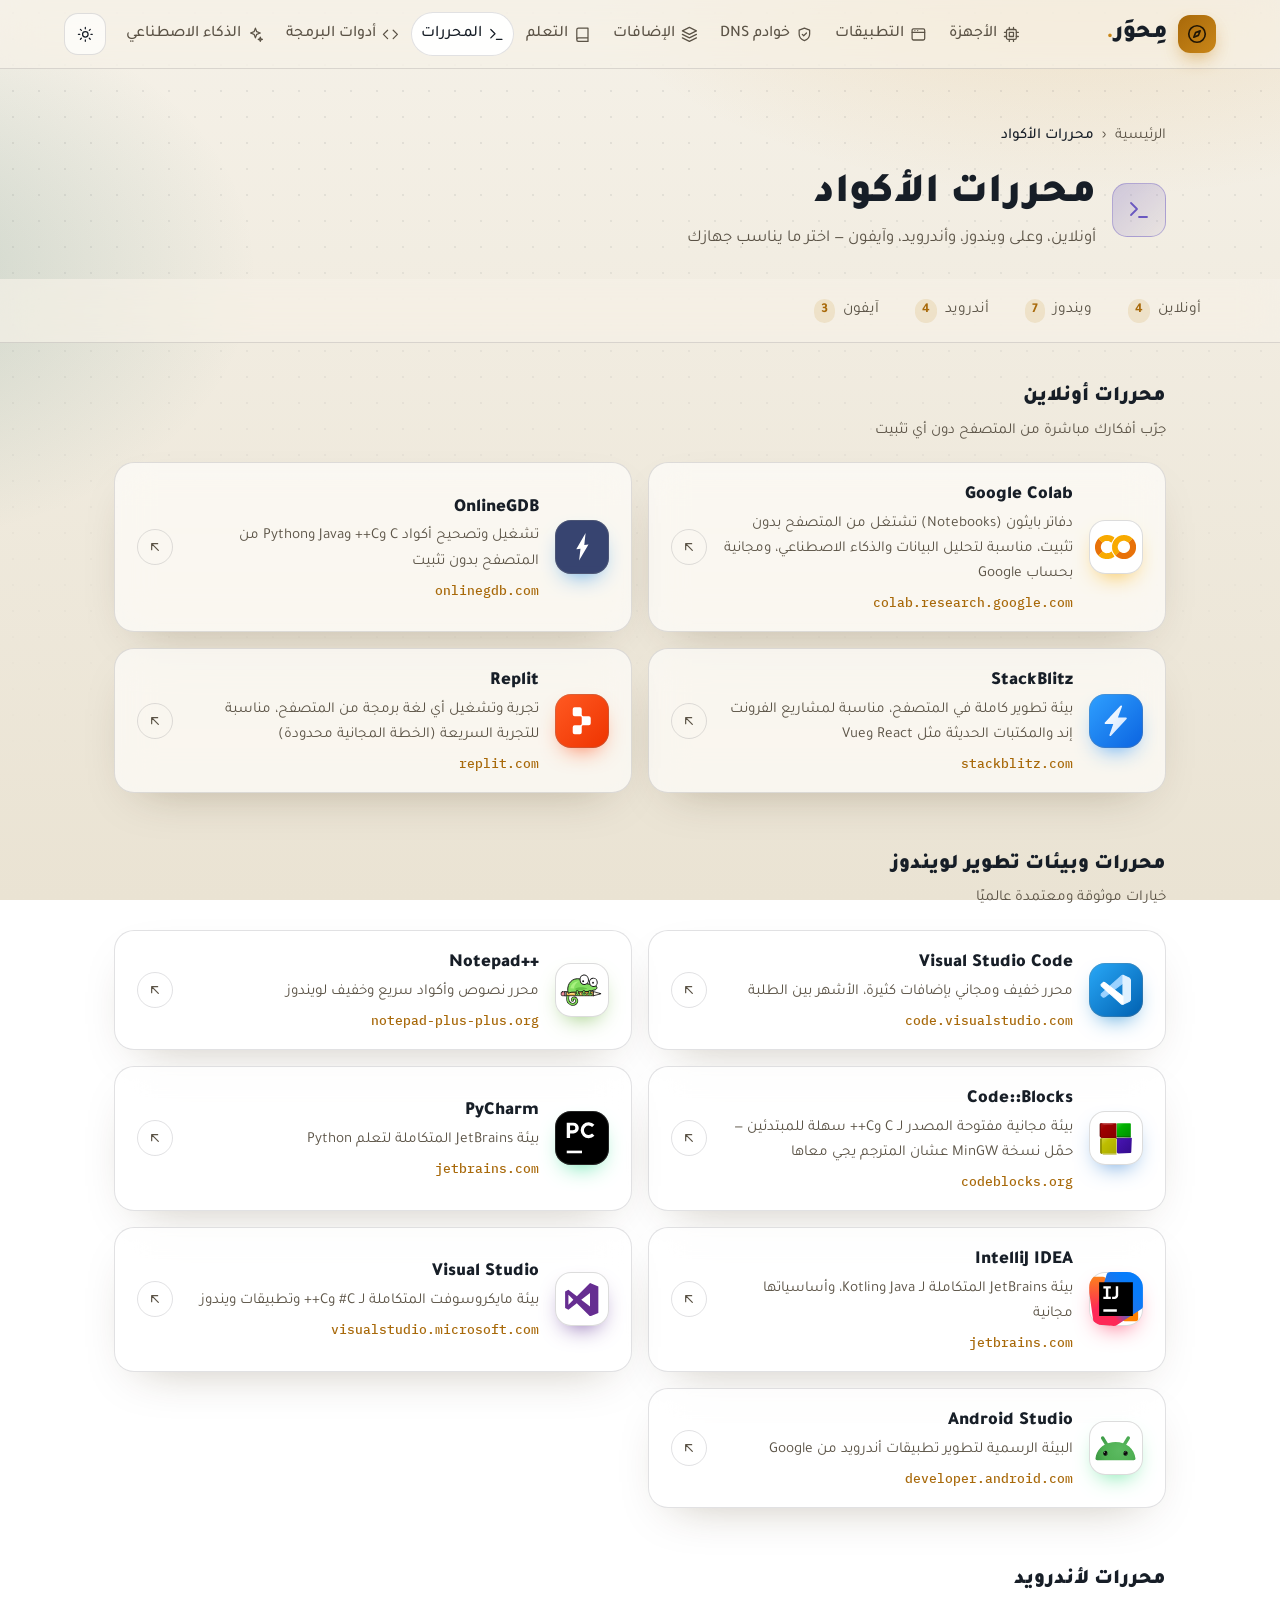
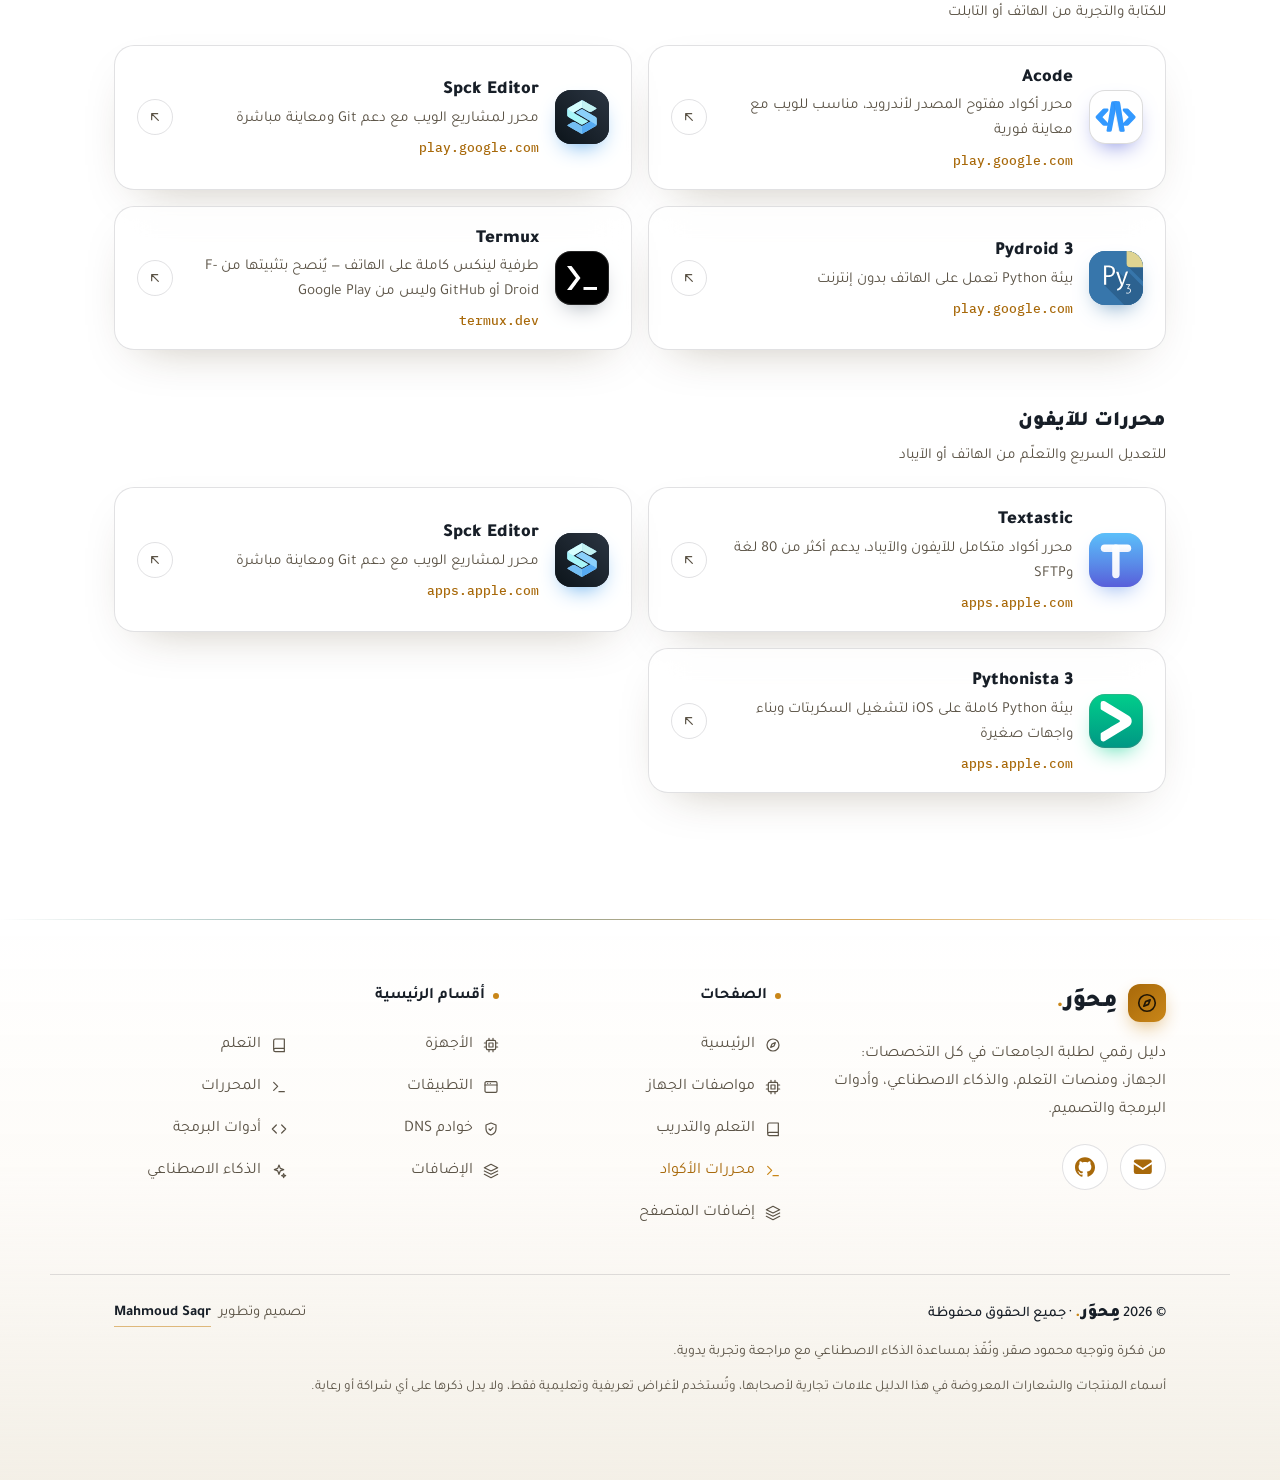
<file: editors.html>
<!DOCTYPE html>
<html lang="ar" dir="rtl">
<head>
<meta charset="UTF-8">
<meta name="viewport" content="width=device-width, initial-scale=1, viewport-fit=cover">
<meta name="theme-color" content="#0B0F16">
<meta name="description" content="محررات أكواد أونلاين وعلى ويندوز وأندرويد وآيفون، اختر ما يناسب جهازك.">
<title>محررات الأكواد&nbsp;&nbsp;مِحوَر.</title>
<link rel="icon" href="assets/img/favicon.svg" type="image/svg+xml">
<link rel="manifest" href="manifest.webmanifest">
<link rel="apple-touch-icon" href="assets/img/apple-touch-icon.png">
<meta name="mobile-web-app-capable" content="yes">
<meta name="apple-mobile-web-app-capable" content="yes">
<meta name="apple-mobile-web-app-title" content="مِحوَر">
<meta name="apple-mobile-web-app-status-bar-style" content="black-translucent">
<script>
/* apply the saved theme before first paint (no flash when moving between pages) */
(function(){var r=document.documentElement,s=null;try{s=localStorage.getItem('mihwar-theme')}catch(e){}
var t=s||(matchMedia('(prefers-color-scheme: light)').matches?'light':'dark');r.dataset.theme=t;
var m=document.querySelector('meta[name=theme-color]');if(m)m.content=t==='light'?'#F5F1E8':'#0B0F16';})();
</script>
<script type="speculationrules">{"prefetch":[{"where":{"href_matches":"/*.html"},"eagerness":"moderate"}]}</script>
<link rel="preconnect" href="https://fonts.googleapis.com">
<link rel="preconnect" href="https://fonts.gstatic.com" crossorigin>
<link href="https://fonts.googleapis.com/css2?family=Tajawal:wght@400;500;700;900&family=IBM+Plex+Mono:wght@500&display=swap" rel="stylesheet">
<link rel="stylesheet" href="assets/css/base.css">
<link rel="stylesheet" href="assets/css/components.css">
<link rel="stylesheet" href="assets/css/editors.css">
</head>
<body id="top" data-page="editors">
<a class="skip" href="#main">تخطَّ إلى المحتوى</a>

<svg width="0" height="0" style="position:absolute" aria-hidden="true">
<defs>
<symbol id="compass" viewBox="0 0 24 24"><circle cx="12" cy="12" r="9"/><path d="m15.5 8.5-2 5-5 2 2-5z"/></symbol>
<symbol id="cpu" viewBox="0 0 24 24"><rect x="5" y="5" width="14" height="14" rx="2"/><rect x="9" y="9" width="6" height="6"/><path d="M9 2v3M15 2v3M9 19v3M15 19v3M2 9h3M2 15h3M19 9h3M19 15h3"/></symbol>
<symbol id="board" viewBox="0 0 24 24"><rect x="3" y="3" width="18" height="18" rx="3"/><path d="M8 8h4v4M12 12h4M8 16h3M16 8v.01M16 16v.01"/></symbol>
<symbol id="ram" viewBox="0 0 24 24"><rect x="2" y="7" width="20" height="10" rx="2"/><path d="M6 17v3M10 17v3M14 17v3M18 17v3M6 11h2M11 11h2M16 11h2"/></symbol>
<symbol id="monitor" viewBox="0 0 24 24"><rect x="2" y="4" width="20" height="13" rx="2"/><path d="M8 21h8M12 17v4"/></symbol>
<symbol id="drive" viewBox="0 0 24 24"><path d="M22 12H2M5.45 5.11 2 12v6a2 2 0 0 0 2 2h16a2 2 0 0 0 2-2v-6l-3.45-6.89A2 2 0 0 0 16.76 4H7.24a2 2 0 0 0-1.79 1.11zM6 16h.01M10 16h.01"/></symbol>
<symbol id="zap" viewBox="0 0 24 24"><path d="M13 2 3 14h9l-1 8 10-12h-9z"/></symbol>
<symbol id="gpu" viewBox="0 0 24 24"><rect x="2" y="7" width="20" height="10" rx="2"/><circle cx="8" cy="12" r="2.3"/><circle cx="15" cy="12" r="2.3"/><path d="M2 17v2M6 17v2M18 17v2M22 17v2"/></symbol>
<symbol id="battery" viewBox="0 0 24 24"><rect x="2" y="7" width="18" height="10" rx="2"/><path d="M22 10.5v3"/><path d="M6 12h8"/></symbol>
<symbol id="book" viewBox="0 0 24 24"><path d="M4 19.5A2.5 2.5 0 0 1 6.5 17H20V3H6.5A2.5 2.5 0 0 0 4 5.5zM4 19.5A2.5 2.5 0 0 0 6.5 22H20v-5"/></symbol>
<symbol id="code" viewBox="0 0 24 24"><path d="m16 18 6-6-6-6M8 6l-6 6 6 6"/></symbol>
<symbol id="globe" viewBox="0 0 24 24"><circle cx="12" cy="12" r="10"/><path d="M2 12h20M12 2a15 15 0 0 1 0 20 15 15 0 0 1 0-20"/></symbol>
<symbol id="search" viewBox="0 0 24 24"><circle cx="11" cy="11" r="7"/><path d="m21 21-4.3-4.3"/></symbol>
<symbol id="chat" viewBox="0 0 24 24"><path d="M21 15a2 2 0 0 1-2 2H7l-4 4V5a2 2 0 0 1 2-2h14a2 2 0 0 1 2 2z"/></symbol>
<symbol id="trophy" viewBox="0 0 24 24"><path d="M8 21h8M12 17v4M7 4h10v5a5 5 0 0 1-10 0zM17 5h3v2a3 3 0 0 1-3 3M7 5H4v2a3 3 0 0 0 3 3"/></symbol>
<symbol id="branch" viewBox="0 0 24 24"><path d="M6 3v12M18 9a3 3 0 1 0 0-6 3 3 0 0 0 0 6zM6 21a3 3 0 1 0 0-6 3 3 0 0 0 0 6zM18 9a9 9 0 0 1-9 9"/></symbol>
<symbol id="target" viewBox="0 0 24 24"><circle cx="12" cy="12" r="10"/><circle cx="12" cy="12" r="6"/><circle cx="12" cy="12" r="2"/></symbol>
<symbol id="layers" viewBox="0 0 24 24"><path d="m12 2 10 5-10 5L2 7zM2 12l10 5 10-5M2 17l10 5 10-5"/></symbol>
<symbol id="terminal" viewBox="0 0 24 24"><path d="m4 17 6-6-6-6M12 19h8"/></symbol>
<symbol id="window" viewBox="0 0 24 24"><rect x="3" y="4" width="18" height="16" rx="2"/><path d="M3 9h18M7 6.5h.01M11 6.5h.01"/></symbol>
<symbol id="bot" viewBox="0 0 24 24"><rect x="4" y="8" width="16" height="12" rx="3"/><path d="M12 8V4M9 13v2M15 13v2"/></symbol>
<symbol id="sparkles" viewBox="0 0 24 24"><path d="m12 3 1.9 5.1L19 10l-5.1 1.9L12 17l-1.9-5.1L5 10l5.1-1.9zM19 16l.8 2.2L22 19l-2.2.8L19 22l-.8-2.2L16 19l2.2-.8z"/></symbol>
<symbol id="out" viewBox="0 0 24 24"><path d="M17 17 7 7M16 7H7v9"/></symbol>
<symbol id="alert" viewBox="0 0 24 24"><path d="M10.3 3.9 1.8 18a2 2 0 0 0 1.7 3h17a2 2 0 0 0 1.7-3L13.7 3.9a2 2 0 0 0-3.4 0zM12 9v4M12 17h.01"/></symbol>
<symbol id="info" viewBox="0 0 24 24"><circle cx="12" cy="12" r="10"/><path d="M12 16v-4M12 8h.01"/></symbol>
<symbol id="shield" viewBox="0 0 24 24"><path d="M12 3 4.5 6v5.5c0 4.5 3.2 8 7.5 9.5 4.3-1.5 7.5-5 7.5-9.5V6zM9 12l2 2 4-4"/></symbol>
<symbol id="menu" viewBox="0 0 24 24"><path d="M4 6h16M4 12h16M4 18h16"/></symbol>
<symbol id="x" viewBox="0 0 24 24"><path d="M18 6 6 18M6 6l12 12"/></symbol>
<symbol id="sun" viewBox="0 0 24 24"><circle cx="12" cy="12" r="4"/><path d="M12 2v2M12 20v2M4.9 4.9l1.4 1.4M17.7 17.7l1.4 1.4M2 12h2M20 12h2M4.9 19.1l1.4-1.4M17.7 6.3l1.4-1.4"/></symbol>
<symbol id="moon" viewBox="0 0 24 24"><path d="M21 12.8A9 9 0 1 1 11.2 3a7 7 0 0 0 9.8 9.8z"/></symbol>
<symbol id="up" viewBox="0 0 24 24"><path d="M12 19V5M5 12l7-7 7 7"/></symbol>
<symbol id="arrow-l" viewBox="0 0 24 24"><path d="M19 12H5M11 6l-6 6 6 6"/></symbol>
<symbol id="arrow-r" viewBox="0 0 24 24"><path d="M5 12h14M13 6l6 6-6 6"/></symbol>
<symbol id="github" viewBox="0 0 24 24"><path fill="currentColor" stroke="none" d="M12 .297c-6.63 0-12 5.373-12 12 0 5.303 3.438 9.8 8.205 11.385.6.113.82-.258.82-.577 0-.285-.01-1.04-.015-2.04-3.338.724-4.042-1.61-4.042-1.61C4.422 18.07 3.633 17.7 3.633 17.7c-1.087-.744.084-.729.084-.729 1.205.084 1.838 1.236 1.838 1.236 1.07 1.835 2.809 1.305 3.495.998.108-.776.417-1.305.76-1.605-2.665-.3-5.466-1.332-5.466-5.93 0-1.31.465-2.38 1.235-3.22-.135-.303-.54-1.523.105-3.176 0 0 1.005-.322 3.3 1.23.96-.267 1.98-.399 3-.405 1.02.006 2.04.138 3 .405 2.28-1.552 3.285-1.23 3.285-1.23.645 1.653.24 2.873.12 3.176.765.84 1.23 1.91 1.23 3.22 0 4.61-2.805 5.625-5.475 5.92.42.36.81 1.096.81 2.22 0 1.606-.015 2.896-.015 3.286 0 .315.21.69.825.57C20.565 22.092 24 17.592 24 12.297c0-6.627-5.373-12-12-12"/></symbol>
<symbol id="mail" viewBox="0 0 24 24"><path fill="currentColor" stroke="none" d="M2 6.5A2.5 2.5 0 0 1 4.5 4h15A2.5 2.5 0 0 1 22 6.5v.3l-10 6.4L2 6.8v-.3zM2 9.2v8.3A2.5 2.5 0 0 0 4.5 20h15a2.5 2.5 0 0 0 2.5-2.5V9.2l-9.46 6.05a1 1 0 0 1-1.08 0L2 9.2z"/></symbol>
<symbol id="ban" viewBox="0 0 24 24"><circle cx="12" cy="12" r="9"/><path d="M5.6 5.6l12.8 12.8"/></symbol>
<symbol id="family" viewBox="0 0 24 24"><circle cx="9" cy="8" r="3"/><path d="M3.5 19c0-3 2.5-5 5.5-5s5.5 2 5.5 5"/><circle cx="17" cy="9" r="2.4"/><path d="M16 14.2c2.6-.2 4.5 1.6 4.5 4.3"/></symbol>
<symbol id="router" viewBox="0 1 24 24"><path fill="currentColor" stroke="none" fill-rule="evenodd" d="M4.5 12.5h15A2.5 2.5 0 0 1 22 15v3a2.5 2.5 0 0 1-2.5 2.5h-15A2.5 2.5 0 0 1 2 18v-3a2.5 2.5 0 0 1 2.5-2.5zM5.5 15.6a1 1 0 1 0 0 2 1 1 0 0 0 0-2zM9.1 15.6a1 1 0 1 0 0 2 1 1 0 0 0 0-2z"/><path fill="none" stroke="currentColor" stroke-width="1.8" stroke-linecap="round" d="M6.5 12.5 4.6 5.5M17.5 12.5l1.9-7"/></symbol>
<symbol id="phone" viewBox="0 0 24 24"><rect x="7" y="3" width="10" height="18" rx="2.5"/><path d="M11 18h2"/></symbol>
<symbol id="os-android" viewBox="0 -1 24 24"><path fill="currentColor" stroke="none" fill-rule="evenodd" d="M3.5 17a8.5 8.5 0 0 1 17 0zM7.5 12.8a1.1 1.1 0 1 0 2.2 0 1.1 1.1 0 1 0-2.2 0zM14.3 12.8a1.1 1.1 0 1 0 2.2 0 1.1 1.1 0 1 0-2.2 0z"/><path fill="none" stroke="currentColor" stroke-width="1.6" stroke-linecap="round" d="M7.4 10.6 5 6M16.6 10.6 19 6"/></symbol>
<symbol id="os-windows" viewBox="0 0 24 24"><path fill="currentColor" stroke="none" d="M3 3h8.4v8.4H3zM12.6 3H21v8.4h-8.4zM3 12.6h8.4V21H3zM12.6 12.6H21V21h-8.4z"/></symbol>
<symbol id="fan" viewBox="0 0 24 24"><path d="M12 12c0-3 2-7 5-7 2 0 3 2 3 4 0 3-3 5-6 5"/><path d="M12 12c-3 0-7-2-7-5 0-2 2-3 4-3 3 0 5 3 5 6"/><path d="M12 12c0 3-2 7-5 7-2 0-3-2-3-4 0-3 3-5 6-5"/><path d="M12 12c3 0 7 2 7 5 0 2-2 3-4 3-3 0-5-3-5-6"/><circle cx="12" cy="12" r="1.6"/></symbol>
<symbol id="ports" viewBox="0 0 24 24"><path d="M9 2v6M15 2v6"/><path d="M6 8h12v4a6 6 0 0 1-12 0z"/><path d="M12 18v4"/></symbol>
<symbol id="briefcase" viewBox="0 0 24 24"><rect x="2" y="7" width="20" height="13" rx="2"/><path d="M8 7V5a2 2 0 0 1 2-2h4a2 2 0 0 1 2 2v2"/><path d="M2 13h20"/></symbol>
<symbol id="apple" viewBox="-1 -1 26 26"><path fill="currentColor" stroke="none" d="M12.152 6.896c-.948 0-2.415-1.078-3.96-1.04-2.04.027-3.91 1.183-4.961 3.014-2.117 3.675-.546 9.103 1.519 12.09 1.013 1.454 2.208 3.09 3.792 3.039 1.52-.065 2.09-.987 3.935-.987 1.831 0 2.35.987 3.96.948 1.637-.026 2.676-1.48 3.676-2.948 1.156-1.688 1.636-3.325 1.662-3.415-.039-.013-3.182-1.221-3.22-4.857-.026-3.04 2.48-4.494 2.597-4.559-1.429-2.09-3.623-2.324-4.39-2.376-2-.156-3.675 1.09-4.61 1.09zM15.53 3.83c.843-1.012 1.4-2.427 1.245-3.83-1.207.052-2.662.805-3.532 1.818-.78.896-1.454 2.338-1.273 3.714 1.338.104 2.715-.688 3.559-1.701"/></symbol>
</defs>
</svg>

<header>
  <div class="bar">
    <a class="logo" href="index.html" aria-label="محور"><span class="mark"><svg class="i"><use href="#compass"/></svg></span><span>مِحوَر<b>.</b></span></a>
    <nav class="links" aria-label="التنقل الرئيسي">
      <a href="specs.html" data-sec="hardware"><svg class="i"><use href="#cpu"/></svg>الأجهزة</a>
      <a href="index.html#apps" data-sec="apps"><svg class="i"><use href="#window"/></svg>التطبيقات</a>
      <a href="index.html#dns" data-sec="dns"><svg class="i"><use href="#shield"/></svg>خوادم DNS</a>
      <a href="extensions.html" data-sec="extensions"><svg class="i"><use href="#layers"/></svg>الإضافات</a>
      <a href="learn.html" data-sec="platforms"><svg class="i"><use href="#book"/></svg>التعلم</a>
      <a href="index.html#editors" data-sec="editors" class="on" aria-current="page"><svg class="i"><use href="#terminal"/></svg>المحررات</a>
      <a href="index.html#tools" data-sec="tools"><svg class="i"><use href="#code"/></svg>أدوات البرمجة</a>
      <a href="index.html#ai" data-sec="ai"><svg class="i"><use href="#sparkles"/></svg>الذكاء الاصطناعي</a>
    </nav>
    <button class="ib" id="themeBtn" aria-label="تبديل الوضع الفاتح والداكن"><svg class="i moon"><use href="#moon"/></svg><svg class="i sun"><use href="#sun"/></svg></button>
    <button class="ib" id="menuBtn" aria-label="القائمة" aria-expanded="false"><svg class="i"><use href="#menu"/></svg></button>
  </div>
</header>

<div class="drawer" id="drawer">
      <a href="specs.html"><svg class="i"><use href="#cpu"/></svg>الأجهزة</a>
      <a href="index.html#apps"><svg class="i"><use href="#window"/></svg>التطبيقات</a>
      <a href="index.html#dns"><svg class="i"><use href="#shield"/></svg>خوادم DNS</a>
      <a href="extensions.html"><svg class="i"><use href="#layers"/></svg>الإضافات</a>
      <a href="learn.html"><svg class="i"><use href="#book"/></svg>التعلم</a>
      <a href="index.html#editors" aria-current="page"><svg class="i"><use href="#terminal"/></svg>المحررات</a>
      <a href="index.html#tools"><svg class="i"><use href="#code"/></svg>أدوات البرمجة</a>
      <a href="index.html#ai"><svg class="i"><use href="#sparkles"/></svg>الذكاء الاصطناعي</a>
</div>

<button class="totop" id="topBtn" aria-label="العودة لأعلى الصفحة"><svg class="i"><use href="#up"/></svg></button>

<main id="main">
<section class="wrap pagehero">
  <nav class="crumbs" aria-label="مسار الصفحة"><a href="index.html">الرئيسية</a><span aria-hidden="true">‹</span><b aria-current="page">محررات الأكواد</b></nav>
  <div class="sec-head"><span class="ico" style="--c:var(--violet)"><svg class="i"><use href="#terminal"/></svg></span><div><h1>محررات الأكواد</h1><p>أونلاين، وعلى ويندوز، وأندرويد، وآيفون — اختر ما يناسب جهازك</p></div></div>
</section>
<nav class="subnav" aria-label="أقسام الصفحة"><ul><li><a href="#online">أونلاين<b>4</b></a></li><li><a href="#windows">ويندوز<b>7</b></a></li><li><a href="#android">أندرويد<b>4</b></a></li><li><a href="#ios">آيفون<b>3</b></a></li></ul></nav>
<section id="editors">
  <div class="wrap">
<div class="ide-pane" id="online">
<h3 class="ide-h">محررات أونلاين<small>جرّب أفكارك مباشرة من المتصفح دون أي تثبيت</small></h3>
<ul class="ide-grid">
<li><a class="ide-card" style="--c:#F9AB00" href="https://colab.research.google.com/" target="_blank" rel="noopener"><span class="ide-lg" style="background:#fff"><svg viewBox="0 0 225 132" style="width:76%;height:auto" aria-hidden="true"><path fill="#E87109" fill-rule="evenodd" d="M150.2 131.8C149.9 131.5 148.1 131.2 146.7 131.2C146.2 131.2 145.5 131 145 130.9C144.6 130.7 143.7 130.4 143.1 130.3C138.2 129.4 125.2 123.6 122 120.8C121.3 120.2 120.3 119.5 120 119.3C119.6 119.1 118.5 118.3 117.5 117.3C116.5 116.4 115.4 115.5 115.1 115.4C114.4 115 113.1 113.7 112.6 112.9C112.2 112.3 134.4 89.8 135.5 89.8C135.6 89.8 136.3 90.4 137 91.1C137.7 91.7 138.5 92.4 138.8 92.6C139.2 92.7 139.9 93.2 140.5 93.7C141.8 94.7 146.1 96.8 147 96.9C147.3 96.9 148 97.2 148.5 97.4C149 97.6 149.6 97.8 149.8 97.8C150 97.8 150.5 98 151 98.2C153.5 99.1 162.7 99.1 165.2 98.1C165.5 98 166.1 97.8 166.6 97.8C169 97.5 174.3 95.3 176.5 93.7C177.1 93.2 177.9 92.7 178.3 92.5C179.4 91.9 184.8 86.4 185.4 85.4C185.7 85 186.2 84.1 186.7 83.5C187.7 82.2 189.8 77.9 189.9 77C189.9 76.7 190.2 76 190.4 75.5C190.6 75 190.8 74.4 190.8 74.2C190.8 74.1 191 73.4 191.3 72.7C192 70.7 192 60.3 191.3 58.3C191.1 57.6 190.8 56.5 190.7 55.9C190.5 55.1 190.2 54.1 189.7 53.2C189.3 52.4 188.9 51.2 188.7 50.5C188.5 49.8 188.1 49 187.7 48.5C187.3 48 186.8 47.3 186.7 47C186.5 46.7 186 46 185.6 45.5C185.2 45 184.8 44.5 184.8 44.5C184.8 44.4 184.6 44.1 184.4 43.9C184.1 43.6 183.7 43.1 183.4 42.6L183 41.8L194.3 30.5C200.5 24.3 205.7 19.2 205.8 19.2C206.1 19.2 209.7 22.9 210.3 23.9C210.6 24.4 211.3 25.4 211.8 26C212.4 26.6 213.1 27.5 213.4 28.1C214 29.1 214.9 30.4 216.3 32.4C217.3 33.9 221.2 41.5 221.2 42.1C221.2 42.4 221.4 43 221.6 43.5C221.8 44 222.1 44.6 222.1 45C222.2 45.3 222.4 46 222.6 46.5C222.8 46.9 223.1 48 223.3 48.7C223.4 49.5 223.6 50.5 223.8 51C224 51.5 224.2 52.5 224.3 53.7C224.4 55 224.5 55.8 224.7 56.1C225.1 56.7 225.1 76.3 224.7 76.9C224.6 77.1 224.4 77.9 224.3 78.7C224.2 79.5 224 80.6 223.8 81.2C223.5 81.9 223.3 82.8 223.2 83.2C222.8 86.6 217.9 97.9 215.3 101.6C213.8 103.7 213 104.9 212.5 105.8C212.2 106.3 211.8 106.8 211.6 107C211.3 107.2 211.2 107.4 211.2 107.5C211.2 107.8 201 117.8 200 118.3C199.5 118.6 198.6 119.3 197.9 119.9C197.2 120.5 196.4 121.1 196.1 121.3C195.8 121.4 195.1 121.9 194.5 122.3C193.2 123.3 183.5 128.2 182.9 128.2C182.6 128.2 182 128.4 181.5 128.6C181 128.8 180.4 129.1 180 129.1C179.7 129.2 179 129.4 178.5 129.6C178 129.8 177.3 130.1 176.8 130.2C175.4 130.4 174.5 130.6 173.8 130.9C173.5 131.1 172.8 131.2 172.3 131.2C170.9 131.2 169.1 131.5 168.8 131.8C168.4 132.1 150.5 132.1 150.2 131.8ZM17.2 111C16.1 109.9 15.1 108.7 14.7 108.1C14.4 107.6 13.7 106.6 13.2 106C12.6 105.4 11.9 104.5 11.6 103.9C11 102.9 10.1 101.6 8.7 99.6C7.6 98 5.1 93.1 4.7 91.5C4.5 90.8 4 89.7 3.6 89C3.2 88.1 2.9 87.2 2.7 86.2C2.6 85.4 2.4 84.5 2.2 84.2C2.1 83.9 1.9 83 1.7 82.2C1.6 81.5 1.4 80.5 1.2 80C1 79.6 0.8 78.6 0.8 77.5C0.7 76.3 0.5 75.5 0.3 75.1C-0.2 74 -0.2 58 0.3 56.9C0.5 56.5 0.7 55.7 0.8 54.6C0.8 53.5 1 52.5 1.3 51.8C1.5 51.1 1.7 50.2 1.8 49.8C2.2 46.3 8.1 33 10.7 29.5C11.1 28.9 11.6 28.2 11.7 27.9C11.9 27.6 12.2 27.2 12.4 27C12.6 26.9 12.8 26.7 12.8 26.6C12.8 26.5 13.4 25.8 14.1 25.1C14.8 24.3 15.5 23.4 15.6 23C15.8 22.7 16.4 22 16.9 21.5C17.4 21 17.8 20.6 17.8 20.5C17.8 20.5 18.1 20.1 18.5 19.8L19.1 19.2L30.6 30.8L42.1 42.4L41.2 43.4C40.6 43.9 40.2 44.4 40.2 44.4C40.2 44.5 39.6 45.2 38.9 45.9C36.8 48.3 33.7 55.1 33.2 58.3C33.2 58.7 32.9 59.6 32.7 60.3C32 62.3 32 70.7 32.7 72.7C33 73.4 33.2 74.1 33.2 74.2C33.2 74.4 33.4 75 33.6 75.5C33.8 76 34.1 76.7 34.1 77.1C34.2 77.9 37.3 84.1 38.3 85.5C38.8 86.1 39.3 86.9 39.5 87.3C39.8 87.7 40.4 88.5 40.9 89C41.4 89.5 41.8 90 41.8 90.1C41.8 90.3 19.5 112.7 19.2 112.8C19.1 112.8 18.2 112 17.2 111Z"/><path fill="#F8AA00" fill-rule="evenodd" d="M57.1 131.7C56.9 131.5 56.4 131.4 54.9 131.3C53.6 131.2 52.6 131.1 52.1 130.9C51.6 130.7 50.7 130.5 50 130.4C49.4 130.2 48.5 130 48 129.8C47.5 129.6 46.6 129.4 45.9 129.3C45.1 129.2 44.2 128.9 43 128.3C42 127.9 40.8 127.4 40.3 127.3C39 126.9 33.9 124.3 32.4 123.3C30.4 121.9 29.1 121 28.1 120.4C27.5 120.1 26.6 119.4 26 118.8C25.4 118.3 24.5 117.6 23.9 117.3C23.3 116.9 22.1 115.8 20.9 114.6L18.8 112.6L30.2 101.2L41.7 89.8L42.5 90.5C42.9 91 43.6 91.5 44 91.6C44.3 91.8 45.3 92.5 46 93.2C48 94.9 51.9 96.8 56.6 98.4L60.1 99.6L65.5 99.6C70.9 99.6 70.9 99.6 72.2 99.1C72.9 98.9 73.7 98.7 74 98.7C76.4 98.7 84 95 86.6 92.6C89.4 90.1 89.9 90.2 92.2 93.3C92.7 94 93.4 95.2 93.8 96C94.2 96.8 94.9 97.9 95.3 98.5C95.8 99.1 96.4 100.2 96.8 101C97.2 101.8 97.9 102.9 98.3 103.5C98.8 104.1 99.7 105.7 100.3 107C101 108.3 101.9 109.9 102.3 110.5C102.8 111.1 103.5 112.3 103.9 113.1C104.3 113.9 104.9 115 105.3 115.5C107.1 117.9 106.5 118.8 101.1 122.2C100.5 122.6 99.7 123.2 99.2 123.5C98.1 124.3 93 126.9 91.7 127.3C91.2 127.4 90 127.9 89 128.3C87.8 128.9 86.9 129.2 86.1 129.3C85.4 129.4 84.5 129.6 84 129.8C83.5 130 82.6 130.2 82 130.4C81.3 130.5 80.4 130.7 79.9 130.9C79.4 131.1 78.4 131.2 77.1 131.3C75.7 131.4 75.1 131.5 74.9 131.7C74.4 132.1 57.5 132.1 57.1 131.7ZM111.3 112C110.7 111.4 109.9 110.5 109.6 110C109.3 109.4 108.4 108.3 107.6 107.4C106.8 106.6 105.9 105.4 105.6 104.9C105 103.9 104.1 102.6 102.7 100.6C99.9 96.7 94.7 83.5 94.7 80.5C94.7 79.8 94.5 79 94.2 78C93.7 76.5 93.7 76.5 93.7 66C93.7 55.5 93.7 55.5 94.2 54C94.4 53.2 94.7 52.3 94.7 52C94.7 51.7 94.9 50.8 95.2 50C95.4 49.2 95.7 48.3 95.7 48C95.7 47.3 97 43.3 97.7 41.9C98 41.3 98.5 40.2 98.7 39.5C99.1 37.9 100.6 34.9 101.7 33.5C102.1 32.9 102.8 31.7 103.2 30.9C103.7 30 104.4 28.9 105.1 28.1C105.7 27.4 106.4 26.4 106.7 25.9C107.5 24.6 117.6 14.5 118.9 13.7C119.5 13.4 120.4 12.7 121.1 12.1C121.9 11.4 123 10.7 123.9 10.2C124.7 9.8 125.9 9.1 126.5 8.7C129.7 6.3 140.9 2 144.6 1.7C145.5 1.6 146.5 1.4 147 1.2C147.8 0.8 148.4 0.8 150.9 0.7C153.3 0.6 153.9 0.5 154.1 0.3C154.6 -0.2 164.4 -0.2 164.9 0.3C165.1 0.5 165.7 0.6 168.1 0.7C170.6 0.8 171.2 0.8 171.9 1.1C172.4 1.3 173.3 1.5 173.9 1.6C174.6 1.7 175.6 2 176.2 2.2C176.9 2.5 177.7 2.7 177.9 2.7C179.8 2.7 192.5 8.4 195.5 10.7C196.1 11.1 196.8 11.6 197.1 11.7C197.4 11.9 198.3 12.5 199 13.2C199.8 13.8 200.7 14.5 201.1 14.7C201.4 14.9 202.7 16 203.9 17.2L206.1 19.3L194.7 30.7L183.3 42.1L182 40.9C181.3 40.3 180.4 39.6 180.1 39.4C179.7 39.2 178.7 38.5 178 37.8C175.8 36 167.2 32.3 165 32.3C164.7 32.3 163.9 32.1 163.2 31.9C161.4 31.2 155.5 31.2 154 31.8C153.5 32 152.5 32.2 151.6 32.3C148.7 32.6 142.4 35.2 139.5 37.3C138.9 37.8 138.1 38.3 137.7 38.5C136.5 39.2 133.1 42.7 132.4 43.9C132.1 44.4 131.3 45.4 130.7 46.1C128.7 48.4 125.3 56.8 125.3 59.5C125.3 60.2 125.2 61 124.8 62C124.4 63.3 124.3 63.7 124.3 65.5C124.3 67.3 124.4 67.7 124.8 69C125.2 70 125.3 70.8 125.3 71.5C125.3 74.9 129.7 83.8 133.2 87.4L135.6 89.9L124 101.5L112.3 113.1L111.3 112ZM30.4 31.3C24 24.9 18.8 19.6 18.8 19.5C18.8 19.3 22.3 16 23 15.7C23.3 15.5 24.2 14.8 24.9 14.3C25.6 13.7 26.6 12.9 27.1 12.6C28.1 12 29.4 11.1 31.4 9.7C34.6 7.4 45.2 2.7 47.1 2.7C47.3 2.7 48.1 2.5 48.8 2.2C49.4 2 50.4 1.7 51.1 1.6C51.7 1.5 52.6 1.3 53.1 1.1C53.7 0.9 54.5 0.8 56.4 0.7C58.3 0.6 58.9 0.5 59.1 0.3C59.6 -0.2 71.4 -0.1 71.9 0.3C72.1 0.5 72.7 0.6 75.1 0.7C77.6 0.8 78.2 0.8 78.9 1.1C79.4 1.3 80.3 1.5 81 1.6C81.6 1.8 82.5 2 83 2.2C83.5 2.4 84.4 2.6 85.1 2.7C85.9 2.8 86.8 3.1 88 3.7C89 4.1 90.2 4.6 90.7 4.7C92.1 5.1 99.2 8.7 100.5 9.7C101.1 10.1 101.8 10.6 102 10.7C105.9 12.7 106.9 14.5 105.2 16.7C104.8 17.2 104 18.7 103.3 20C102.7 21.3 101.8 22.9 101.3 23.5C100.9 24.1 100.2 25.2 99.8 26C99.4 26.8 98.8 27.9 98.3 28.5C97.9 29.1 97 30.7 96.3 32C95.7 33.3 94.8 34.9 94.3 35.5C93.9 36.1 93.2 37.3 92.8 38.1C90.8 42 89.6 42.4 87 39.9C86.1 39 85.3 38.5 84.1 37.9C83.3 37.5 82.1 36.8 81.6 36.4C80.5 35.6 74.1 33.3 73 33.3C72.7 33.3 71.9 33.1 71.2 32.9C69.9 32.4 69.9 32.4 66 32.4C62.1 32.4 62.1 32.4 60.8 32.9C60.1 33.1 59.3 33.3 59 33.3C57.6 33.3 50.2 36.1 48.8 37.1C48.3 37.5 47.5 38.1 46.9 38.4C46.3 38.8 44.9 39.9 43.9 41L41.9 42.8L30.4 31.3Z"/></svg></span><span class="tx"><span class="nm"><bdi>Google Colab</bdi></span><span class="ds">دفاتر بايثون (Notebooks) تشتغل من المتصفح بدون تثبيت، مناسبة لتحليل البيانات والذكاء الاصطناعي، ومجانية بحساب Google</span><span class="host" dir="ltr">colab.research.google.com</span></span><span class="go"><svg class="i"><use href="#out"/></svg></span></a></li>
<li><a class="ide-card" style="--c:#1E88E5" href="https://onlinegdb.com/" target="_blank" rel="noopener"><span class="ide-lg" style="background:#374470"><svg viewBox="0 0 600 600" style="width:72%;height:72%" aria-hidden="true"><rect width="600" height="600" fill="#374470"/><path fill="#fff" d="M248.5 502.5L269.8 319.0L209.4 327.0L206.7 322.9L348.9 77.8L328.4 261.2L393.5 253.7Z"/></svg></span><span class="tx"><span class="nm"><bdi>OnlineGDB</bdi></span><span class="ds">تشغيل وتصحيح أكواد C وC++ وJava وPython من المتصفح بدون تثبيت</span><span class="host" dir="ltr">onlinegdb.com</span></span><span class="go"><svg class="i"><use href="#out"/></svg></span></a></li>
<li><a class="ide-card" style="--c:#1389FD" href="https://stackblitz.com/" target="_blank" rel="noopener"><span class="ide-lg" style="background:linear-gradient(135deg,#2FA0FF,#0B63E0)"><svg class="lg" viewBox="14 8 100 112" aria-hidden="true"><defs><linearGradient id="sbe" x1="0" y1="0" x2="1" y2="1"><stop offset="0" stop-color="#fff"/><stop offset="1" stop-color="#CFE4FF"/></linearGradient></defs><path d="M82 16 30 72h30l-14 40 52-56H67z" fill="url(#sbe)" stroke="url(#sbe)" stroke-width="6" stroke-linejoin="round"/></svg></span><span class="tx"><span class="nm"><bdi>StackBlitz</bdi></span><span class="ds">بيئة تطوير كاملة في المتصفح، مناسبة لمشاريع الفرونت إند والمكتبات الحديثة مثل React وVue</span><span class="host" dir="ltr">stackblitz.com</span></span><span class="go"><svg class="i"><use href="#out"/></svg></span></a></li>
<li><a class="ide-card" style="--c:#FF4A14" href="https://replit.com/" target="_blank" rel="noopener"><span class="ide-lg" style="background:linear-gradient(135deg,#FF5A22,#EE3300)"><svg viewBox="24 12 80 104" aria-hidden="true"><path fill="#fff" d="M42 22H58A6 6 0 0 1 64 28V45.5A4.5 4.5 0 0 0 68.5 50H86A6 6 0 0 1 92 56V72A6 6 0 0 1 86 78H68.5A4.5 4.5 0 0 0 64 82.5V100A6 6 0 0 1 58 106H42A6 6 0 0 1 36 100V84A6 6 0 0 1 42 78H59.5A4.5 4.5 0 0 0 64 73.5V54.5A4.5 4.5 0 0 0 59.5 50H42A6 6 0 0 1 36 44V28A6 6 0 0 1 42 22Z"/></svg></span><span class="tx"><span class="nm"><bdi>Replit</bdi></span><span class="ds">تجربة وتشغيل أي لغة برمجة من المتصفح، مناسبة للتجربة السريعة (الخطة المجانية محدودة)</span><span class="host" dir="ltr">replit.com</span></span><span class="go"><svg class="i"><use href="#out"/></svg></span></a></li>
</ul></div>
<div class="ide-pane" id="windows">
<h3 class="ide-h">محررات وبيئات تطوير لويندوز<small>خيارات موثوقة ومعتمدة عالميًا</small></h3>
<ul class="ide-grid">
<li><a class="ide-card" style="--c:#007ACC" href="https://code.visualstudio.com/" target="_blank" rel="noopener"><span class="ide-lg" style="background:linear-gradient(135deg,#29A8F7,#0060B0)"><svg viewBox="18 18 92 92" aria-hidden="true"><path d="M81.1 24.7 83.9 24.3 83.9 45.7 33.3 84.1 29.9 84.7 23.9 79.1 24.3 75.5Z" fill="#9CD2FF" stroke="#9CD2FF" stroke-width="3" stroke-linejoin="round"/><path d="M83.9 24.3 101.9 32.5 104.5 37.1 104.5 92.1 101.9 95.5 83.9 103.7Z" fill="#DFF1FF" stroke="#DFF1FF" stroke-width="3" stroke-linejoin="round"/><path d="M30.3 43.5 33.3 44.1 83.9 82.1 83.9 103.7 79.9 103.5 24.3 53.5 23.5 50.1Z" fill="#FFFFFF" stroke="#FFFFFF" stroke-width="3" stroke-linejoin="round"/></svg></span><span class="tx"><span class="nm"><bdi>Visual Studio Code</bdi></span><span class="ds">محرر خفيف ومجاني بإضافات كثيرة، الأشهر بين الطلبة</span><span class="host" dir="ltr">code.visualstudio.com</span></span><span class="go"><svg class="i"><use href="#out"/></svg></span></a></li>
<li><a class="ide-card" style="--c:#6DB33F" href="https://notepad-plus-plus.org/" target="_blank" rel="noopener"><span class="ide-lg" style="background:#fff"><svg viewBox="2 14 124 96" style="width:84%;height:84%" aria-hidden="true"><g stroke-linejoin="round" stroke-linecap="round"><path d="M29 70C24 84 25 97 35 101C45 105 54 96 49 88C45 82 37 85 39 91" fill="none" stroke="#141414" stroke-width="7.6"/><path d="M29 70C24 84 25 97 35 101C45 105 54 96 49 88C45 82 37 85 39 91" fill="none" stroke="#7ED957" stroke-width="4.4"/><rect x="18" y="67.5" width="79" height="11" fill="#F0B23E" stroke="#141414" stroke-width="2.2"/><path d="M20 73H96" stroke="#FBE2A0" stroke-width="2.6"/><rect x="17" y="67.5" width="5" height="11" fill="#C4C9D0" stroke="#141414" stroke-width="2"/><rect x="8" y="67.5" width="10" height="11" rx="3.5" fill="#F08A9A" stroke="#141414" stroke-width="2.2"/><path d="M97 67.5 117 73 97 78.5Z" fill="#FBF6EA" stroke="#141414" stroke-width="2.2"/><path d="M111.5 71.2 117 73 111.5 74.8Z" fill="#141414"/><path d="M27 71C22 52 32 33 52 32C65 31.5 74 38 79 46C86 47 96 48 103 52C108 55 106 62 98 63C92 64 88 66 82 67L60 68 36 69Z" fill="#82DE5F" stroke="#141414" stroke-width="2.6"/><path d="M33 58C35 46 45 39 57 39C49 43 44 49 43 59Z" fill="#A8F07F"/><path d="M44 61C56 53 70 55 80 59C72 63 56 65 44 61Z" fill="#62C043"/><path d="M52 66V74" fill="none" stroke="#141414" stroke-width="6.6"/><path d="M52 66V74" fill="none" stroke="#7ED957" stroke-width="3.6"/><path d="M48 73Q52 80 57 74" fill="none" stroke="#141414" stroke-width="5.6"/><path d="M48 73Q52 80 57 74" fill="none" stroke="#7ED957" stroke-width="2.8"/><path d="M70 66V74" fill="none" stroke="#141414" stroke-width="6.6"/><path d="M70 66V74" fill="none" stroke="#7ED957" stroke-width="3.6"/><path d="M66 73Q70 80 75 74" fill="none" stroke="#141414" stroke-width="5.6"/><path d="M66 73Q70 80 75 74" fill="none" stroke="#7ED957" stroke-width="2.8"/><path d="M86 66V74" fill="none" stroke="#141414" stroke-width="6.6"/><path d="M86 66V74" fill="none" stroke="#7ED957" stroke-width="3.6"/><path d="M82 73Q86 80 91 74" fill="none" stroke="#141414" stroke-width="5.6"/><path d="M82 73Q86 80 91 74" fill="none" stroke="#7ED957" stroke-width="2.8"/><ellipse cx="71" cy="35" rx="11.5" ry="13" fill="#fff" stroke="#141414" stroke-width="2.6" transform="rotate(-8 71 35)"/><ellipse cx="96" cy="42" rx="10.5" ry="11.5" fill="#fff" stroke="#141414" stroke-width="2.6" transform="rotate(-8 96 42)"/><circle cx="68" cy="39" r="2.7" fill="#141414"/><circle cx="95" cy="43" r="2.5" fill="#141414"/></g></svg></span><span class="tx"><span class="nm"><bdi>Notepad++</bdi></span><span class="ds">محرر نصوص وأكواد سريع وخفيف لويندوز</span><span class="host" dir="ltr">notepad-plus-plus.org</span></span><span class="go"><svg class="i"><use href="#out"/></svg></span></a></li>
<li><a class="ide-card" style="--c:#2F7DD1" href="https://www.codeblocks.org/" target="_blank" rel="noopener"><span class="ide-lg" style="background:#fff"><svg viewBox="0 0 307 307" style="width:62%;height:62%" aria-hidden="true"><defs><linearGradient id="cbr" x1="0" y1="0" x2="1" y2="1"><stop offset="0" stop-color="#AD1414"/><stop offset=".3" stop-color="#9E0000"/><stop offset="1" stop-color="#860000"/></linearGradient><linearGradient id="cbg" x1="0" y1="0" x2="1" y2="1"><stop offset="0" stop-color="#2FC42F"/><stop offset=".3" stop-color="#00B300"/><stop offset="1" stop-color="#009000"/></linearGradient><linearGradient id="cby" x1="0" y1="0" x2="1" y2="1"><stop offset="0" stop-color="#CFCF34"/><stop offset=".3" stop-color="#BEBE00"/><stop offset="1" stop-color="#ABAB00"/></linearGradient><linearGradient id="cbb" x1="0" y1="0" x2="1" y2="1"><stop offset="0" stop-color="#4A16B4"/><stop offset=".5" stop-color="#3E0FA1"/><stop offset="1" stop-color="#330C8B"/></linearGradient></defs><path fill="#5A0000" d="M6 22Q6 12 16 12H30L28 148L16 140Q6 136 6 126Z"/><path fill="#6E0000" d="M20 132H160V150H34Z"/><rect x="14" y="12" width="147" height="132" rx="7" fill="url(#cbr)"/><path fill="#005A00" d="M163 128H291V142H172Q163 142 163 134Z"/><rect x="163" y="12" width="129" height="122" rx="7" fill="url(#cbg)"/><path fill="#0C0234" d="M147 150L296 144V152L163 156Z"/><path fill="#8E8E00" d="M10 156Q10 148 18 148H36L30 296L20 292Q10 288 10 280Z"/><path fill="#A6A600" d="M32 288H160L162 298H36Z"/><rect x="26" y="150" width="135" height="138" rx="6" fill="url(#cby)"/><path fill="url(#cbb)" d="M165 152L299 147Q302 147 301 152L296 275Q296 283 288 284L178 289Q164 290 164 276Z"/><path fill="#fff" opacity=".2" d="M28 18Q80 8 138 18Q120 27 80 26Q44 27 28 18Z"/></svg>
</span><span class="tx"><span class="nm"><bdi>Code::Blocks</bdi></span><span class="ds">بيئة مجانية مفتوحة المصدر لـ C وC++ سهلة للمبتدئين — حمّل نسخة MinGW عشان المترجم يجي معاها</span><span class="host" dir="ltr">codeblocks.org</span></span><span class="go"><svg class="i"><use href="#out"/></svg></span></a></li>
<li><a class="ide-card" style="--c:#21D789" href="https://www.jetbrains.com/pycharm/" target="_blank" rel="noopener"><span class="ide-lg" style="background:#000"><svg viewBox="-33.5 -33.5 269 269" style="width:100%;height:100%" aria-hidden="true"><path fill="#fff" fill-rule="evenodd" d="M25 25H58.5A26.5 26.5 0 0 1 58.5 78H41.5V101H25ZM41.5 39H56A12 12 0 0 1 56 63H41.5Z"/><path fill="#fff" d="M162.9 35.6A39.5 39.5 0 1 0 162.9 89.4L151.2 78.5A23.5 23.5 0 1 1 151.2 46.5Z"/><rect x="25" y="164" width="76" height="13" fill="#fff"/></svg></span><span class="tx"><span class="nm"><bdi>PyCharm</bdi></span><span class="ds">بيئة JetBrains المتكاملة لتعلم Python</span><span class="host" dir="ltr">jetbrains.com</span></span><span class="go"><svg class="i"><use href="#out"/></svg></span></a></li>
<li><a class="ide-card" style="--c:#FE315D" href="https://www.jetbrains.com/idea/" target="_blank" rel="noopener"><span class="ide-lg" style="background:#fff"><svg viewBox="0 0 512 512" style="width:100%;height:100%" aria-hidden="true"><defs><linearGradient id="ij-b" gradientUnits="userSpaceOnUse" x1="480" y1="230" x2="200" y2="470"><stop offset="0" stop-color="#087CFA"/><stop offset=".45" stop-color="#2273E9"/><stop offset=".85" stop-color="#FE2857"/></linearGradient><linearGradient id="ij-a" gradientUnits="userSpaceOnUse" x1="40" y1="46" x2="40" y2="360"><stop offset="0" stop-color="#FC801D"/><stop offset="1" stop-color="#FE2857"/></linearGradient></defs><path fill="#FF8100" d="M316 300H446Q466 300 466 320V446Q466 466 446 466H336Q316 466 316 446Z"/><path fill="url(#ij-a)" d="M0 66Q0 46 22 46H132Q158 46 162 72L300 420L250 506Q238 514 222 510L62 497Q46 495 43 482L3 200Z"/><path fill="url(#ij-b)" d="M166 28Q170 0 206 0H488Q511 0 511 24V326Q511 342 497 350L262 504Q246 512 236 508L60 470Q44 460 46 440L80 300Z"/><path fill="#000" d="M96 96H416V416H96Z"/><path fill="#fff" d="M136.1 375.7L136 375.4L136.1 363.8L136.1 352.1L200 352.1L263.9 352.1L263.9 364L263.9 375.9L200.1 375.9L136.2 376L136.1 375.7ZM136.1 255.7L136 255.4L136.1 245.2L136.1 235.1L148 235L159.9 234.9L159.9 196L159.9 157.1L148 157L136.1 156.9L136.1 146.5L136.1 136.1L171.5 136.1L206.9 136.1L206.9 145.8L207 155.5L206.3 156.3L205.5 157L194.3 157.1L183.1 157.1L183.1 196L183.1 234.9L194.3 234.9L205.5 235L206.3 235.7L207 236.5L206.9 246.2L206.9 255.9L171.6 255.9L136.2 256L136.1 255.7ZM219.1 255.7L219 255.4L219.1 245.2L219.1 235.1L227.9 235.1L236.7 235L237 234.5L237.3 234L240 234L242.7 234L243 233.5L243.3 233L244 233L244.7 233L245 232.5L245.3 232L245.9 232L246.5 232L248.8 229.8L251 227.5L251 226.9L251 226.3L251.5 226L252 225.7L252 225L252 224.3L252.5 224L253 223.7L253 222.5L253 221.3L253.5 221L254 220.7L254.1 178.4L254.1 136.1L265.5 136.1L276.9 136.1L276.9 180.4L277 224.7L276.5 225L276 225.3L276 227L276 228.7L275.5 229L275 229.3L275 230.5L275 231.7L274.5 232L274 232.3L274 233.5L274 234.7L273.5 235L273 235.3L273 235.9L273 236.6L272 237.5L271 238.4L271 239L271 239.6L270 240.5L269 241.4L269 241.9L269 242.5L266.3 245.3L263.5 248L262.9 248L262.4 248L261.5 249L260.6 250L259.9 250L259.3 250L259 250.5L258.7 251L258 251L257.3 251L257 251.5L256.7 252L256 252L255.3 252L255 252.5L254.7 253L254 253L253.3 253L253 253.5L252.7 254L251.5 254L250.3 254L250 254.5L249.7 255L247 255L244.3 255L244 255.5L243.7 256L231.5 256L219.2 256L219.1 255.7Z"/></svg></span><span class="tx"><span class="nm"><bdi>IntelliJ IDEA</bdi></span><span class="ds">بيئة JetBrains المتكاملة لـ Java وKotlin، وأساسياتها مجانية</span><span class="host" dir="ltr">jetbrains.com</span></span><span class="go"><svg class="i"><use href="#out"/></svg></span></a></li>
<li><a class="ide-card" style="--c:#5C2D91" href="https://visualstudio.microsoft.com/" target="_blank" rel="noopener"><span class="ide-lg" style="background:#fff"><svg viewBox="20 10 906 906" aria-hidden="true"><path fill="#662D91" fill-rule="evenodd" d="M923 103 698 13 341 370 112 193 23 237 23 689 113 733 340 556 698 913 923 824ZM113 329 247 463 113 597ZM697 279 697 648 460 463Z"/></svg></span><span class="tx"><span class="nm"><bdi>Visual Studio</bdi></span><span class="ds">بيئة مايكروسوفت المتكاملة لـ C# وC++ وتطبيقات ويندوز</span><span class="host" dir="ltr">visualstudio.microsoft.com</span></span><span class="go"><svg class="i"><use href="#out"/></svg></span></a></li>
<li><a class="ide-card" style="--c:#3DDC84" href="https://developer.android.com/studio" target="_blank" rel="noopener"><span class="ide-lg" style="background:#fff"><svg viewBox="-5 -8.5 190 190" style="width:80%;height:80%" aria-hidden="true"><defs><radialGradient id="adg" gradientUnits="userSpaceOnUse" cx="105" cy="100" r="105"><stop offset="0" stop-color="#5CBA61"/><stop offset=".65" stop-color="#4FB053"/><stop offset="1" stop-color="#3C9843"/></radialGradient><linearGradient id="aag" x1="0" y1="0" x2="1" y2="1"><stop offset="0" stop-color="#3F9D48"/><stop offset="1" stop-color="#58B85D"/></linearGradient></defs><g stroke-linecap="round" fill="none"><path d="M33.5 44.5 55 80M145.5 44.5 124 80" stroke="url(#aag)" stroke-width="15"/></g><path fill="url(#adg)" d="M1.5 134C6 92 42 62 89.5 62S173 92 177.5 134Q178.5 142 170 142H9Q0.5 142 1.5 134Z"/><g transform="rotate(-10 45 111.5)"><ellipse cx="45" cy="111.5" rx="9.6" ry="10.6" fill="#0A0A0A"/><ellipse cx="41.8" cy="106.5" rx="2.6" ry="1.5" fill="#fff" opacity=".85" transform="rotate(-35 41.8 106.5)"/><path d="M47.5 119.7Q51.5 117.5 52.4 113.1" fill="none" stroke="#fff" stroke-opacity=".45" stroke-width="1.4" stroke-linecap="round"/></g><g transform="rotate(10 134 111.5)"><ellipse cx="134" cy="111.5" rx="9.6" ry="10.6" fill="#0A0A0A"/><ellipse cx="130.8" cy="106.5" rx="2.6" ry="1.5" fill="#fff" opacity=".85" transform="rotate(-35 130.8 106.5)"/><path d="M136.5 119.7Q140.5 117.5 141.4 113.1" fill="none" stroke="#fff" stroke-opacity=".45" stroke-width="1.4" stroke-linecap="round"/></g></svg></span><span class="tx"><span class="nm"><bdi>Android Studio</bdi></span><span class="ds">البيئة الرسمية لتطوير تطبيقات أندرويد من Google</span><span class="host" dir="ltr">developer.android.com</span></span><span class="go"><svg class="i"><use href="#out"/></svg></span></a></li>
</ul></div>
<div class="ide-pane" id="android">
<h3 class="ide-h">محررات لأندرويد<small>للكتابة والتجربة من الهاتف أو التابلت</small></h3>
<ul class="ide-grid">
<li><a class="ide-card" style="--c:#4F5BD5" href="https://play.google.com/store/apps/details?id=com.foxdebug.acodefree" target="_blank" rel="noopener"><span class="ide-lg" style="background:#fff"><svg viewBox="158.5 719.5 760 760" style="width:80%;height:80%" aria-hidden="true"><defs><filter id="acs" x="-30%" y="-10%" width="160%" height="120%"><feDropShadow dx="-5" dy="0" stdDeviation="6" flood-color="#0B4FA8" flood-opacity=".35"/></filter></defs><g fill="#3399FF"><path d="M412 974Q412 956 394 956L332 956Q320 956 311.8 964.7L193.8 1090.1Q176 1109 193.8 1127.9L311.8 1253.3Q320 1262 332 1262L394 1262Q412 1262 412 1244L412 1233Q412 1221 403.8 1212.3L309.4 1112.6Q306 1109 309.4 1105.4L403.8 1005.7Q412 997 412 985Z"/><path d="M665 985Q665 997 673.2 1005.7L767.6 1105.4Q771 1109 767.6 1112.6L673.2 1212.3Q665 1221 665 1233L665 1244Q665 1262 683 1262L745 1262Q757 1262 765.2 1253.3L883.2 1127.9Q901 1109 883.2 1090.1L765.2 964.7Q757 956 745 956L683 956Q665 956 665 974Z"/><path d="M459.7 856.7Q464 831 490 831L544 831Q570 831 565.1 856.5L470.9 1342.5Q466 1368 440 1368L401 1368Q375 1368 379.3 1342.3Z"/><path d="M697.7 1342.3Q702 1368 676 1368L637 1368Q611 1368 606.1 1342.5L511.9 856.5Q507 831 533 831L587 831Q613 831 617.3 856.7Z" filter="url(#acs)"/></g></svg></span><span class="tx"><span class="nm"><bdi>Acode</bdi></span><span class="ds">محرر أكواد مفتوح المصدر لأندرويد، مناسب للويب مع معاينة فورية</span><span class="host" dir="ltr">play.google.com</span></span><span class="go"><svg class="i"><use href="#out"/></svg></span></a></li>
<li><a class="ide-card" style="--c:#1E88E5" href="https://play.google.com/store/apps/details?id=io.spck" target="_blank" rel="noopener"><span class="ide-lg" style="background:#1B222D"><svg viewBox="0 0 1080 1080" style="width:100%;height:100%" aria-hidden="true"><defs><linearGradient id="spb1" x1="1" y1="0" x2="0" y2="1"><stop offset="0" stop-color="#2B3542"/><stop offset="1" stop-color="#0C141A"/></linearGradient></defs><rect width="1080" height="1080" fill="url(#spb1)"/><path fill="#8BD0FB" fill-rule="evenodd" d="M534 385L517 392L433 441L420 451L420 455L439 468L458 477L539 526L561 537L588 554L595 556L605 564L641 583L673 603L683 607L708 622L709 625L700 633L625 675L568 710L549 717L537 718L518 714L504 704L445 672L433 663L393 642L378 640L361 641L352 644L252 702L248 709L259 720L404 804L442 824L453 832L486 849L496 857L526 873L544 874L574 859L601 841L610 838L818 718L826 710L832 699L835 676L835 614L833 608L834 575L832 563L827 553L815 541L789 527L770 514L756 508L746 500L725 489L706 476L678 462L661 450L566 394L549 386ZM549 205L532 207L258 364L248 378L244 403L245 506L249 520L262 535L303 559L310 565L318 568L322 572L337 579L406 621L431 634L502 678L527 691L536 693L549 692L561 687L579 675L594 668L599 663L612 658L634 643L652 634L660 628L660 625L656 621L644 616L638 610L626 605L621 600L586 582L577 575L572 574L560 565L553 563L527 546L520 544L477 517L459 509L423 486L416 484L403 475L395 472L374 458L371 451L458 399L477 390L510 369L530 361L549 361L558 364L675 432L688 437L701 439L722 436L736 430L826 377L831 371L815 356L635 254L619 243L607 238L580 221Z"/><path fill="#55AAF2" fill-rule="evenodd" d="M827 706L822 701L817 691L791 669L756 651L730 634L718 630L714 625L709 623L709 625L700 633L625 675L560 714L540 718L536 729L535 865L538 874L547 873L574 859L601 841L619 833L749 757L808 725L818 718L826 710Z"/><path fill="#74BEF3" fill-rule="evenodd" d="M249 705L248 709L255 717L286 736L442 824L453 832L486 849L496 857L526 873L537 874L534 865L535 729L539 718L515 713L504 704L464 681L440 670L433 663L393 642L378 640L361 641L352 644L319 662ZM834 609L832 614L832 676L834 681ZM516 393L530 387L554 389L585 406L602 418L619 426L653 448L668 455L573 398L549 386L534 385Z"/><path fill="#8BD0FB" fill-rule="evenodd" d="M421 450L421 456L444 467L460 479L464 479L472 485L477 486L504 502L515 511L539 522L562 537L589 551L597 558L608 561L619 570L636 578L642 584L666 595L681 606L695 612L700 617L705 618L709 622L739 638L756 650L791 668L805 678L818 691L822 698L826 700L832 695L831 614L834 606L834 575L830 568L829 559L821 547L798 535L787 525L773 520L763 511L743 502L730 491L700 477L676 460L653 449L564 395L545 388L530 388L517 393L504 403L494 407L481 418L453 431L443 439ZM248 386L246 388L244 403L244 493L246 499Z"/><path fill="#A8F6F8" fill-rule="evenodd" d="M251 383L248 393L247 511L254 527L276 544L284 548L292 548L294 553L300 558L336 579L347 581L351 584L352 588L397 614L406 621L434 635L439 640L450 642L456 649L476 662L491 669L497 674L505 676L515 685L530 692L549 692L561 687L567 680L585 670L591 669L618 651L627 648L645 633L653 629L655 623L646 616L635 615L632 609L589 583L576 578L565 569L521 545L513 545L494 528L478 521L469 514L440 498L432 498L427 490L397 472L390 472L385 466L379 464L366 454L340 442L333 434L323 430L317 424L309 422L298 415L288 413L275 404L256 383Z"/><path fill="#C3F2F2" fill-rule="evenodd" d="M258 364L252 372L248 385L249 386L252 381L256 382L275 403L288 412L296 414L280 405L261 387L256 370L262 362ZM536 206L541 206L544 210L544 352L536 361L549 361L558 364L645 413L675 432L694 438L715 437L728 434L830 374L830 369L815 356L804 352L747 317L723 306L714 298L652 264L625 247L618 245L611 239L585 226L580 221L561 213L549 205Z"/><path fill="#D6FEFE" fill-rule="evenodd" d="M542 208L533 207L489 233L482 235L409 277L396 287L371 299L356 309L341 316L337 320L322 327L318 331L304 337L300 342L289 346L268 358L257 370L262 387L280 404L305 419L317 423L323 429L333 433L346 443L366 453L401 433L411 424L418 423L429 417L441 408L451 404L470 393L475 388L480 387L515 366L528 361L535 361L543 352Z"/></svg></span><span class="tx"><span class="nm"><bdi>Spck Editor</bdi></span><span class="ds">محرر لمشاريع الويب مع دعم Git ومعاينة مباشرة</span><span class="host" dir="ltr">play.google.com</span></span><span class="go"><svg class="i"><use href="#out"/></svg></span></a></li>
<li><a class="ide-card" style="--c:#3776AB" href="https://play.google.com/store/apps/details?id=ru.iiec.pydroid3" target="_blank" rel="noopener"><span class="ide-lg" style="background:#3776AB"><svg viewBox="0 0 1080 1080" style="width:100%;height:100%" aria-hidden="true"><rect width="1080" height="1080" fill="#3776AB"/><path fill="#2C6290" fill-rule="evenodd" d="M301 288L301 676L704 1079L1079 1079L1079 710L781 412L744 412L735 419L699 524L588 413L578 413L484 319L461 302L436 292L416 288ZM752 0L752 259L760 285L773 303L1079 608L1079 0Z"/><path fill="#DFD492" d="M752 0H1080V326H827A75 75 0 0 1 752 251Z"/><g fill="#fff"><path fill-rule="evenodd" d="M301 288H405.5A115.5 115.5 0 0 1 405.5 519H344V677H301ZM344 326V486H394.5A80 80 0 0 0 394.5 326Z"/><path d="M541 413H589L649 604 663 634 671 625 682 579 735 419 745 412H782L673 707C655 752 615 786 570 796L558 760C595 750 628 718 639 681Z"/><path d="M741 667H830L783 738L784 743C786.3 743.0 792.2 741.5 798 743C803.8 744.5 813.2 747.5 819 752C824.8 756.5 830.0 764.5 833 770C836.0 775.5 836.7 778.2 837 785C837.3 791.8 836.3 804.3 835 811C833.7 817.7 834.3 819.2 829 825C823.7 830.8 814.5 841.8 803 846C791.5 850.2 770.0 850.2 760 850C750.0 849.8 745.8 845.8 743 845L746 831C752.5 831.8 775.0 836.5 785 836C795.0 835.5 800.3 832.8 806 828C811.7 823.2 816.8 814.7 819 807C821.2 799.3 820.8 788.8 819 782C817.2 775.2 812.3 770.0 808 766C803.7 762.0 801.0 759.5 793 758C785.0 756.5 765.5 757.2 760 757L763 745 801 684 741 682Z"/></g></svg></span><span class="tx"><span class="nm"><bdi>Pydroid 3</bdi></span><span class="ds">بيئة Python تعمل على الهاتف بدون إنترنت</span><span class="host" dir="ltr">play.google.com</span></span><span class="go"><svg class="i"><use href="#out"/></svg></span></a></li>
<li><a class="ide-card" style="--c:#7B8794" href="https://termux.dev/" target="_blank" rel="noopener"><span class="ide-lg" style="background:#000"><svg viewBox="0 0 1080 1080" style="width:100%;height:100%" aria-hidden="true"><path fill="#fff" d="M240 299H330L510 540 330 779H240L420 540Z"/><rect x="570" y="720" width="270" height="59" fill="#fff"/></svg></span><span class="tx"><span class="nm"><bdi>Termux</bdi></span><span class="ds">طرفية لينكس كاملة على الهاتف — يُنصح بتثبيتها من F-Droid أو GitHub وليس من Google Play</span><span class="host" dir="ltr">termux.dev</span></span><span class="go"><svg class="i"><use href="#out"/></svg></span></a></li>
</ul></div>
<div class="ide-pane" id="ios">
<h3 class="ide-h">محررات للآيفون<small>للتعديل السريع والتعلّم من الهاتف أو الآيباد</small></h3>
<ul class="ide-grid">
<li><a class="ide-card" style="--c:#5A8DE9" href="https://apps.apple.com/app/id1049254261" target="_blank" rel="noopener"><span class="ide-lg"><svg viewBox="0 0 256 256" style="width:100%;height:100%" aria-hidden="true"><defs><linearGradient id="txb" x1="0" y1="0" x2="0" y2="1"><stop offset="0" stop-color="#5BBFFA"/><stop offset=".55" stop-color="#5A8DE9"/><stop offset="1" stop-color="#585EDA"/></linearGradient><linearGradient id="txt" x1="0" y1="0" x2="0" y2="1"><stop offset="0" stop-color="#fff"/><stop offset="1" stop-color="#F1F3FC"/></linearGradient></defs><rect width="256" height="256" fill="url(#txb)"/><rect x="56" y="54" width="144" height="36" rx="18" fill="url(#txt)"/><rect x="110" y="54" width="35" height="160" rx="17.5" fill="url(#txt)"/></svg></span><span class="tx"><span class="nm"><bdi>Textastic</bdi></span><span class="ds">محرر أكواد متكامل للآيفون والآيباد، يدعم أكثر من 80 لغة وSFTP</span><span class="host" dir="ltr">apps.apple.com</span></span><span class="go"><svg class="i"><use href="#out"/></svg></span></a></li>
<li><a class="ide-card" style="--c:#1E88E5" href="https://apps.apple.com/app/spck-editor/id1507309511" target="_blank" rel="noopener"><span class="ide-lg" style="background:#1B222D"><svg viewBox="0 0 1080 1080" style="width:100%;height:100%" aria-hidden="true"><defs><linearGradient id="spb2" x1="1" y1="0" x2="0" y2="1"><stop offset="0" stop-color="#2B3542"/><stop offset="1" stop-color="#0C141A"/></linearGradient></defs><rect width="1080" height="1080" fill="url(#spb2)"/><path fill="#8BD0FB" fill-rule="evenodd" d="M534 385L517 392L433 441L420 451L420 455L439 468L458 477L539 526L561 537L588 554L595 556L605 564L641 583L673 603L683 607L708 622L709 625L700 633L625 675L568 710L549 717L537 718L518 714L504 704L445 672L433 663L393 642L378 640L361 641L352 644L252 702L248 709L259 720L404 804L442 824L453 832L486 849L496 857L526 873L544 874L574 859L601 841L610 838L818 718L826 710L832 699L835 676L835 614L833 608L834 575L832 563L827 553L815 541L789 527L770 514L756 508L746 500L725 489L706 476L678 462L661 450L566 394L549 386ZM549 205L532 207L258 364L248 378L244 403L245 506L249 520L262 535L303 559L310 565L318 568L322 572L337 579L406 621L431 634L502 678L527 691L536 693L549 692L561 687L579 675L594 668L599 663L612 658L634 643L652 634L660 628L660 625L656 621L644 616L638 610L626 605L621 600L586 582L577 575L572 574L560 565L553 563L527 546L520 544L477 517L459 509L423 486L416 484L403 475L395 472L374 458L371 451L458 399L477 390L510 369L530 361L549 361L558 364L675 432L688 437L701 439L722 436L736 430L826 377L831 371L815 356L635 254L619 243L607 238L580 221Z"/><path fill="#55AAF2" fill-rule="evenodd" d="M827 706L822 701L817 691L791 669L756 651L730 634L718 630L714 625L709 623L709 625L700 633L625 675L560 714L540 718L536 729L535 865L538 874L547 873L574 859L601 841L619 833L749 757L808 725L818 718L826 710Z"/><path fill="#74BEF3" fill-rule="evenodd" d="M249 705L248 709L255 717L286 736L442 824L453 832L486 849L496 857L526 873L537 874L534 865L535 729L539 718L515 713L504 704L464 681L440 670L433 663L393 642L378 640L361 641L352 644L319 662ZM834 609L832 614L832 676L834 681ZM516 393L530 387L554 389L585 406L602 418L619 426L653 448L668 455L573 398L549 386L534 385Z"/><path fill="#8BD0FB" fill-rule="evenodd" d="M421 450L421 456L444 467L460 479L464 479L472 485L477 486L504 502L515 511L539 522L562 537L589 551L597 558L608 561L619 570L636 578L642 584L666 595L681 606L695 612L700 617L705 618L709 622L739 638L756 650L791 668L805 678L818 691L822 698L826 700L832 695L831 614L834 606L834 575L830 568L829 559L821 547L798 535L787 525L773 520L763 511L743 502L730 491L700 477L676 460L653 449L564 395L545 388L530 388L517 393L504 403L494 407L481 418L453 431L443 439ZM248 386L246 388L244 403L244 493L246 499Z"/><path fill="#A8F6F8" fill-rule="evenodd" d="M251 383L248 393L247 511L254 527L276 544L284 548L292 548L294 553L300 558L336 579L347 581L351 584L352 588L397 614L406 621L434 635L439 640L450 642L456 649L476 662L491 669L497 674L505 676L515 685L530 692L549 692L561 687L567 680L585 670L591 669L618 651L627 648L645 633L653 629L655 623L646 616L635 615L632 609L589 583L576 578L565 569L521 545L513 545L494 528L478 521L469 514L440 498L432 498L427 490L397 472L390 472L385 466L379 464L366 454L340 442L333 434L323 430L317 424L309 422L298 415L288 413L275 404L256 383Z"/><path fill="#C3F2F2" fill-rule="evenodd" d="M258 364L252 372L248 385L249 386L252 381L256 382L275 403L288 412L296 414L280 405L261 387L256 370L262 362ZM536 206L541 206L544 210L544 352L536 361L549 361L558 364L645 413L675 432L694 438L715 437L728 434L830 374L830 369L815 356L804 352L747 317L723 306L714 298L652 264L625 247L618 245L611 239L585 226L580 221L561 213L549 205Z"/><path fill="#D6FEFE" fill-rule="evenodd" d="M542 208L533 207L489 233L482 235L409 277L396 287L371 299L356 309L341 316L337 320L322 327L318 331L304 337L300 342L289 346L268 358L257 370L262 387L280 404L305 419L317 423L323 429L333 433L346 443L366 453L401 433L411 424L418 423L429 417L441 408L451 404L470 393L475 388L480 387L515 366L528 361L535 361L543 352Z"/></svg></span><span class="tx"><span class="nm"><bdi>Spck Editor</bdi></span><span class="ds">محرر لمشاريع الويب مع دعم Git ومعاينة مباشرة</span><span class="host" dir="ltr">apps.apple.com</span></span><span class="go"><svg class="i"><use href="#out"/></svg></span></a></li>
<li><a class="ide-card" style="--c:#01CE8B" href="https://apps.apple.com/app/id1085978097" target="_blank" rel="noopener"><span class="ide-lg" style="background:linear-gradient(180deg,#01CE8B,#009784)"><svg viewBox="24 24 208 208" style="width:78%;height:78%" aria-hidden="true"><path fill="#fff" d="M52 40A11.5 11.5 0 0 1 63.5 28.5L66.8 28.5A11.5 11.5 0 0 1 72.8 30.2L190.2 101.6A31.5 31.5 0 0 1 190.2 155.4L72.8 226.8A11.5 11.5 0 0 1 66.8 228.5L63.5 228.5A11.5 11.5 0 0 1 52 217L52 191.3A7 7 0 0 1 55.4 185.3L144.5 132.4A4.5 4.5 0 0 0 144.5 124.6L55.4 71.7A7 7 0 0 1 52 65.7Z"/></svg></span><span class="tx"><span class="nm"><bdi>Pythonista 3</bdi></span><span class="ds">بيئة Python كاملة على iOS لتشغيل السكربتات وبناء واجهات صغيرة</span><span class="host" dir="ltr">apps.apple.com</span></span><span class="go"><svg class="i"><use href="#out"/></svg></span></a></li>
</ul></div>
  </div>
</section>
</main>

<footer>
  <div class="wrap fgrid">
    <div class="fbrand">
      <a class="logo" href="index.html" aria-label="محور"><span class="mark"><svg class="i"><use href="#compass"/></svg></span><span>مِحوَر<b>.</b></span></a>
      <p>دليل رقمي لطلبة الجامعات في كل التخصصات: الجهاز، ومنصات التعلم، والذكاء الاصطناعي، وأدوات البرمجة والتصميم.</p>
      <div class="contact">
        <a class="cbtn mail" href="https://mail.google.com/mail/?view=cm&fs=1&to=mahmoud.saqr.dm@gmail.com" target="_blank" rel="noopener" aria-label="راسلنا عبر البريد الإلكتروني" data-tip="mahmoud.saqr.dm@gmail.com"><svg class="i"><use href="#mail"/></svg></a>
        <a class="cbtn gh" href="https://github.com/saqr365" target="_blank" rel="noopener" aria-label="حساب محمود صقر على جيت هاب" data-tip="GitHub"><svg class="i"><use href="#github"/></svg></a>
      </div>
    </div>
    <nav class="fcol" aria-label="صفحات الموقع"><h4>الصفحات</h4><div class="fpages"><a href="index.html"><svg class="i"><use href="#compass"/></svg>الرئيسية</a><a href="specs.html"><svg class="i"><use href="#cpu"/></svg>مواصفات الجهاز</a><a href="learn.html"><svg class="i"><use href="#book"/></svg>التعلم والتدريب</a><a href="editors.html" aria-current="page"><svg class="i"><use href="#terminal"/></svg>محررات الأكواد</a><a href="extensions.html"><svg class="i"><use href="#layers"/></svg>إضافات المتصفح</a></div></nav>
    <nav class="fcol fcol-secs" aria-label="أقسام الصفحة الرئيسية"><h4>أقسام الرئيسية</h4><div class="fsecs"><a href="index.html#hardware"><svg class="i"><use href="#cpu"/></svg>الأجهزة</a><a href="index.html#apps"><svg class="i"><use href="#window"/></svg>التطبيقات</a><a href="index.html#dns"><svg class="i"><use href="#shield"/></svg>خوادم DNS</a><a href="index.html#extensions"><svg class="i"><use href="#layers"/></svg>الإضافات</a><a href="index.html#platforms"><svg class="i"><use href="#book"/></svg>التعلم</a><a href="index.html#editors"><svg class="i"><use href="#terminal"/></svg>المحررات</a><a href="index.html#tools"><svg class="i"><use href="#code"/></svg>أدوات البرمجة</a><a href="index.html#ai"><svg class="i"><use href="#sparkles"/></svg>الذكاء الاصطناعي</a></div></nav>
  </div>
  <div class="wrap fbar">
    <p class="rights">© 2026 <span class="wordmark">مِحوَر<b>.</b></span> · جميع الحقوق محفوظة</p>
    <p class="credit">تصميم وتطوير <a href="https://mail.google.com/mail/?view=cm&fs=1&to=mahmoud.saqr.dm@gmail.com" target="_blank" rel="noopener"><bdi>Mahmoud Saqr</bdi></a></p>
    <p class="aibuild">من فكرة وتوجيه محمود صقر، ونُفّذ بمساعدة الذكاء الاصطناعي مع مراجعة وتجربة يدوية.</p>
    <p class="fine">أسماء المنتجات والشعارات المعروضة في هذا الدليل علامات تجارية لأصحابها، وتُستخدم لأغراض تعريفية وتعليمية فقط، ولا يدل ذكرها على أي شراكة أو رعاية.</p>
  </div>
</footer>

<script src="assets/js/core.js"></script>
<script src="assets/js/spy.js"></script>
<script src="assets/js/editors.js"></script>
</body>
</html>
</file>
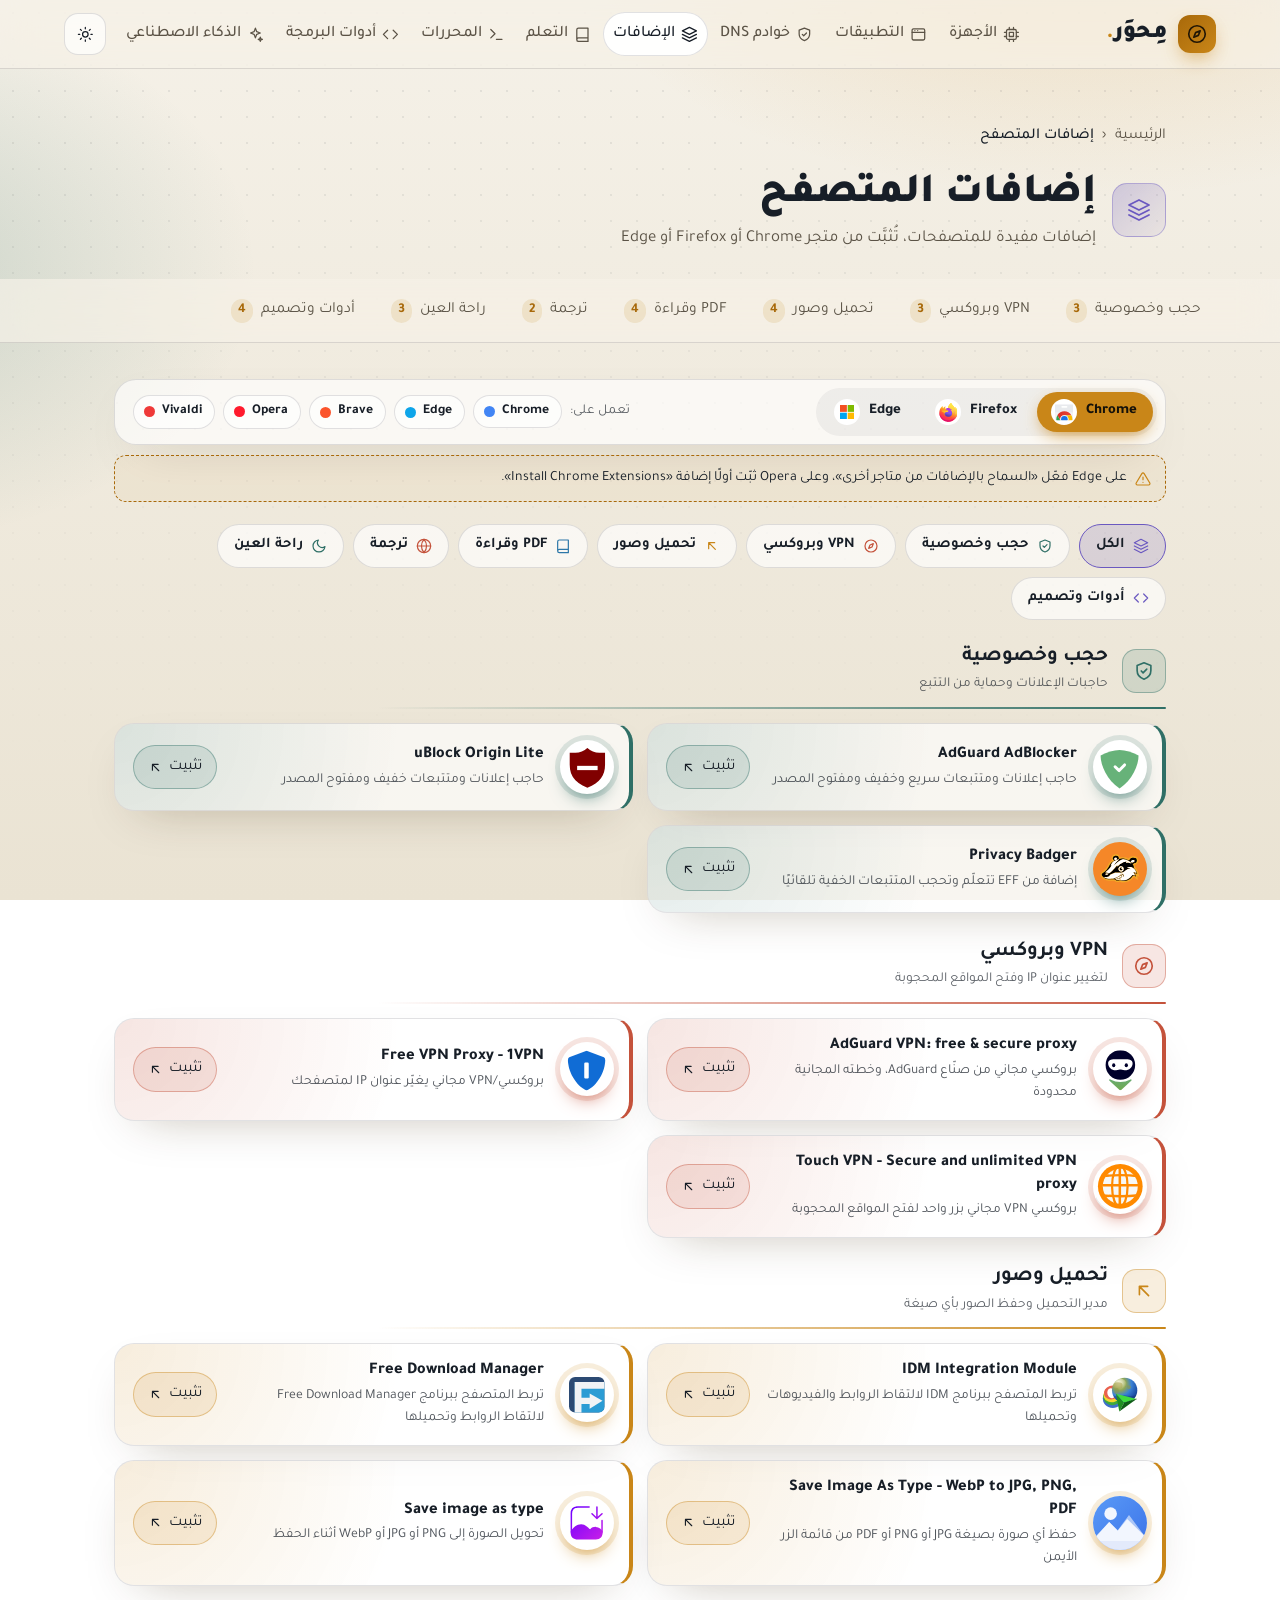
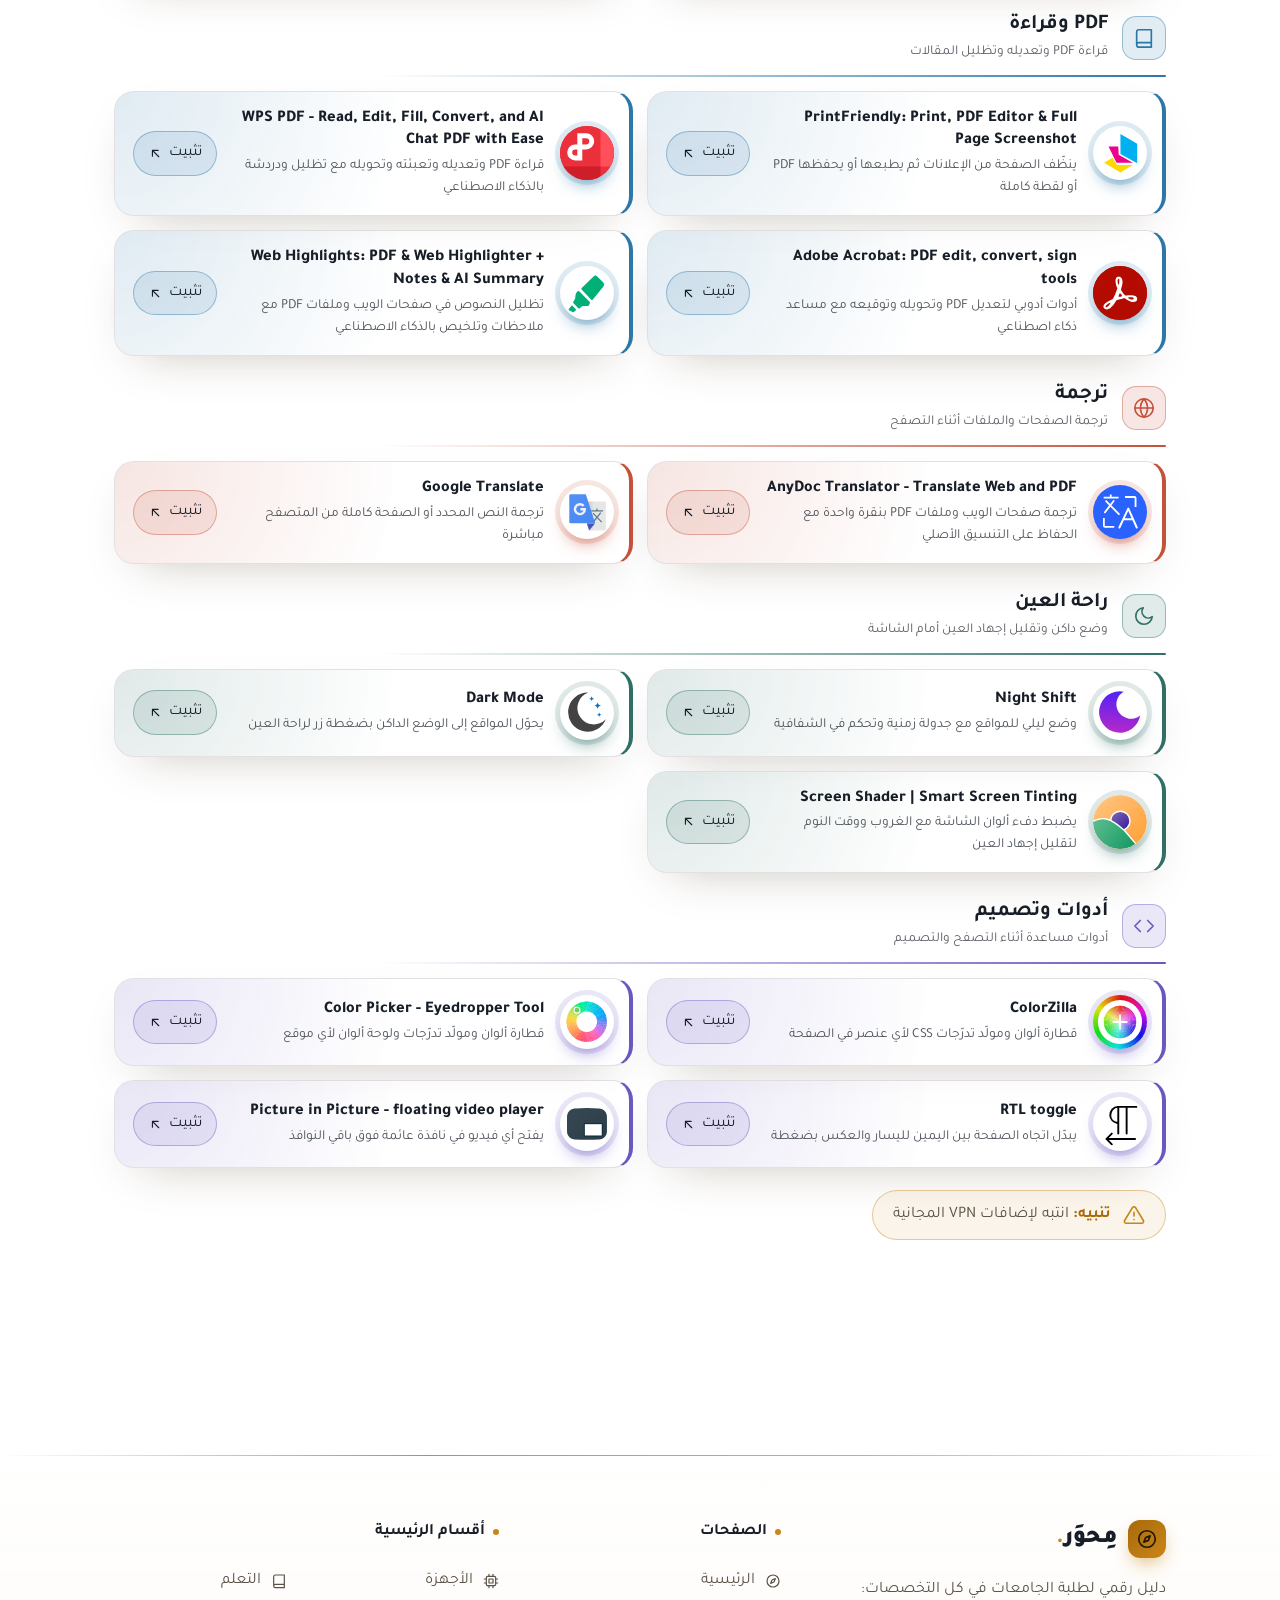
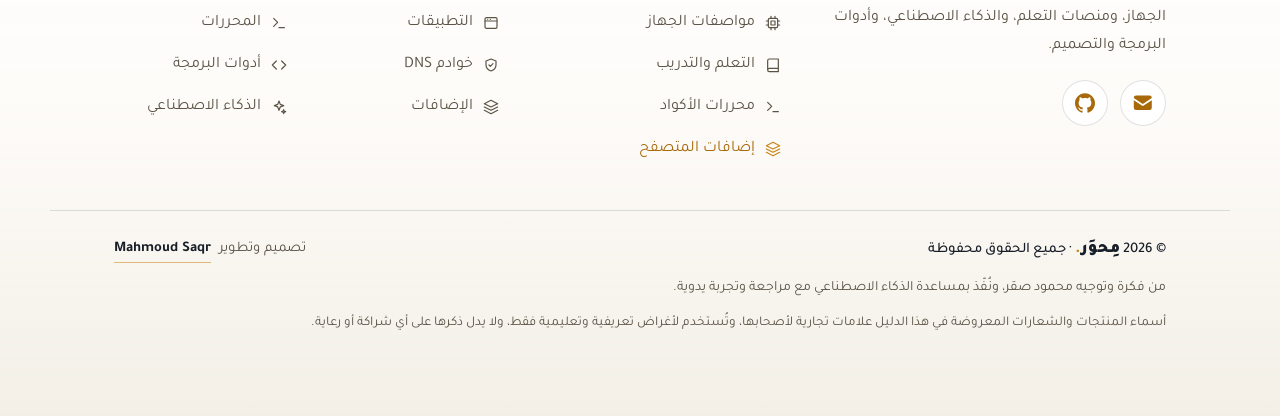
<file: extensions.html>
<!DOCTYPE html>
<html lang="ar" dir="rtl">
<head>
<meta charset="UTF-8">
<meta name="viewport" content="width=device-width, initial-scale=1, viewport-fit=cover">
<meta name="theme-color" content="#0B0F16">
<meta name="description" content="إضافات مفيدة للمتصفحات: حاجب إعلانات وVPN وأدوات أخرى، تُثبَّت من متجر Chrome أو Firefox أو Edge.">
<title>إضافات المتصفح&nbsp;&nbsp;مِحوَر.</title>
<link rel="icon" href="assets/img/favicon.svg" type="image/svg+xml">
<link rel="manifest" href="manifest.webmanifest">
<link rel="apple-touch-icon" href="assets/img/apple-touch-icon.png">
<meta name="mobile-web-app-capable" content="yes">
<meta name="apple-mobile-web-app-capable" content="yes">
<meta name="apple-mobile-web-app-title" content="مِحوَر">
<meta name="apple-mobile-web-app-status-bar-style" content="black-translucent">
<script>
/* apply the saved theme before first paint (no flash when moving between pages) */
(function(){var r=document.documentElement,s=null;try{s=localStorage.getItem('mihwar-theme')}catch(e){}
var t=s||(matchMedia('(prefers-color-scheme: light)').matches?'light':'dark');r.dataset.theme=t;
var m=document.querySelector('meta[name=theme-color]');if(m)m.content=t==='light'?'#F5F1E8':'#0B0F16';})();
</script>
<script type="speculationrules">{"prefetch":[{"where":{"href_matches":"/*.html"},"eagerness":"moderate"}]}</script>
<link rel="preconnect" href="https://fonts.googleapis.com">
<link rel="preconnect" href="https://fonts.gstatic.com" crossorigin>
<link href="https://fonts.googleapis.com/css2?family=Tajawal:wght@400;500;700;900&family=IBM+Plex+Mono:wght@500&display=swap" rel="stylesheet">
<link rel="stylesheet" href="assets/css/base.css">
<link rel="stylesheet" href="assets/css/components.css">
<link rel="stylesheet" href="assets/css/extensions.css">
</head>
<body id="top" data-page="extensions">
<a class="skip" href="#main">تخطَّ إلى المحتوى</a>

<svg width="0" height="0" style="position:absolute" aria-hidden="true">
<defs>
<symbol id="compass" viewBox="0 0 24 24"><circle cx="12" cy="12" r="9"/><path d="m15.5 8.5-2 5-5 2 2-5z"/></symbol>
<symbol id="cpu" viewBox="0 0 24 24"><rect x="5" y="5" width="14" height="14" rx="2"/><rect x="9" y="9" width="6" height="6"/><path d="M9 2v3M15 2v3M9 19v3M15 19v3M2 9h3M2 15h3M19 9h3M19 15h3"/></symbol>
<symbol id="board" viewBox="0 0 24 24"><rect x="3" y="3" width="18" height="18" rx="3"/><path d="M8 8h4v4M12 12h4M8 16h3M16 8v.01M16 16v.01"/></symbol>
<symbol id="ram" viewBox="0 0 24 24"><rect x="2" y="7" width="20" height="10" rx="2"/><path d="M6 17v3M10 17v3M14 17v3M18 17v3M6 11h2M11 11h2M16 11h2"/></symbol>
<symbol id="monitor" viewBox="0 0 24 24"><rect x="2" y="4" width="20" height="13" rx="2"/><path d="M8 21h8M12 17v4"/></symbol>
<symbol id="drive" viewBox="0 0 24 24"><path d="M22 12H2M5.45 5.11 2 12v6a2 2 0 0 0 2 2h16a2 2 0 0 0 2-2v-6l-3.45-6.89A2 2 0 0 0 16.76 4H7.24a2 2 0 0 0-1.79 1.11zM6 16h.01M10 16h.01"/></symbol>
<symbol id="zap" viewBox="0 0 24 24"><path d="M13 2 3 14h9l-1 8 10-12h-9z"/></symbol>
<symbol id="gpu" viewBox="0 0 24 24"><rect x="2" y="7" width="20" height="10" rx="2"/><circle cx="8" cy="12" r="2.3"/><circle cx="15" cy="12" r="2.3"/><path d="M2 17v2M6 17v2M18 17v2M22 17v2"/></symbol>
<symbol id="battery" viewBox="0 0 24 24"><rect x="2" y="7" width="18" height="10" rx="2"/><path d="M22 10.5v3"/><path d="M6 12h8"/></symbol>
<symbol id="book" viewBox="0 0 24 24"><path d="M4 19.5A2.5 2.5 0 0 1 6.5 17H20V3H6.5A2.5 2.5 0 0 0 4 5.5zM4 19.5A2.5 2.5 0 0 0 6.5 22H20v-5"/></symbol>
<symbol id="code" viewBox="0 0 24 24"><path d="m16 18 6-6-6-6M8 6l-6 6 6 6"/></symbol>
<symbol id="globe" viewBox="0 0 24 24"><circle cx="12" cy="12" r="10"/><path d="M2 12h20M12 2a15 15 0 0 1 0 20 15 15 0 0 1 0-20"/></symbol>
<symbol id="search" viewBox="0 0 24 24"><circle cx="11" cy="11" r="7"/><path d="m21 21-4.3-4.3"/></symbol>
<symbol id="chat" viewBox="0 0 24 24"><path d="M21 15a2 2 0 0 1-2 2H7l-4 4V5a2 2 0 0 1 2-2h14a2 2 0 0 1 2 2z"/></symbol>
<symbol id="trophy" viewBox="0 0 24 24"><path d="M8 21h8M12 17v4M7 4h10v5a5 5 0 0 1-10 0zM17 5h3v2a3 3 0 0 1-3 3M7 5H4v2a3 3 0 0 0 3 3"/></symbol>
<symbol id="branch" viewBox="0 0 24 24"><path d="M6 3v12M18 9a3 3 0 1 0 0-6 3 3 0 0 0 0 6zM6 21a3 3 0 1 0 0-6 3 3 0 0 0 0 6zM18 9a9 9 0 0 1-9 9"/></symbol>
<symbol id="target" viewBox="0 0 24 24"><circle cx="12" cy="12" r="10"/><circle cx="12" cy="12" r="6"/><circle cx="12" cy="12" r="2"/></symbol>
<symbol id="layers" viewBox="0 0 24 24"><path d="m12 2 10 5-10 5L2 7zM2 12l10 5 10-5M2 17l10 5 10-5"/></symbol>
<symbol id="terminal" viewBox="0 0 24 24"><path d="m4 17 6-6-6-6M12 19h8"/></symbol>
<symbol id="window" viewBox="0 0 24 24"><rect x="3" y="4" width="18" height="16" rx="2"/><path d="M3 9h18M7 6.5h.01M11 6.5h.01"/></symbol>
<symbol id="bot" viewBox="0 0 24 24"><rect x="4" y="8" width="16" height="12" rx="3"/><path d="M12 8V4M9 13v2M15 13v2"/></symbol>
<symbol id="sparkles" viewBox="0 0 24 24"><path d="m12 3 1.9 5.1L19 10l-5.1 1.9L12 17l-1.9-5.1L5 10l5.1-1.9zM19 16l.8 2.2L22 19l-2.2.8L19 22l-.8-2.2L16 19l2.2-.8z"/></symbol>
<symbol id="out" viewBox="0 0 24 24"><path d="M17 17 7 7M16 7H7v9"/></symbol>
<symbol id="alert" viewBox="0 0 24 24"><path d="M10.3 3.9 1.8 18a2 2 0 0 0 1.7 3h17a2 2 0 0 0 1.7-3L13.7 3.9a2 2 0 0 0-3.4 0zM12 9v4M12 17h.01"/></symbol>
<symbol id="info" viewBox="0 0 24 24"><circle cx="12" cy="12" r="10"/><path d="M12 16v-4M12 8h.01"/></symbol>
<symbol id="shield" viewBox="0 0 24 24"><path d="M12 3 4.5 6v5.5c0 4.5 3.2 8 7.5 9.5 4.3-1.5 7.5-5 7.5-9.5V6zM9 12l2 2 4-4"/></symbol>
<symbol id="menu" viewBox="0 0 24 24"><path d="M4 6h16M4 12h16M4 18h16"/></symbol>
<symbol id="x" viewBox="0 0 24 24"><path d="M18 6 6 18M6 6l12 12"/></symbol>
<symbol id="sun" viewBox="0 0 24 24"><circle cx="12" cy="12" r="4"/><path d="M12 2v2M12 20v2M4.9 4.9l1.4 1.4M17.7 17.7l1.4 1.4M2 12h2M20 12h2M4.9 19.1l1.4-1.4M17.7 6.3l1.4-1.4"/></symbol>
<symbol id="moon" viewBox="0 0 24 24"><path d="M21 12.8A9 9 0 1 1 11.2 3a7 7 0 0 0 9.8 9.8z"/></symbol>
<symbol id="up" viewBox="0 0 24 24"><path d="M12 19V5M5 12l7-7 7 7"/></symbol>
<symbol id="arrow-l" viewBox="0 0 24 24"><path d="M19 12H5M11 6l-6 6 6 6"/></symbol>
<symbol id="arrow-r" viewBox="0 0 24 24"><path d="M5 12h14M13 6l6 6-6 6"/></symbol>
<symbol id="github" viewBox="0 0 24 24"><path fill="currentColor" stroke="none" d="M12 .297c-6.63 0-12 5.373-12 12 0 5.303 3.438 9.8 8.205 11.385.6.113.82-.258.82-.577 0-.285-.01-1.04-.015-2.04-3.338.724-4.042-1.61-4.042-1.61C4.422 18.07 3.633 17.7 3.633 17.7c-1.087-.744.084-.729.084-.729 1.205.084 1.838 1.236 1.838 1.236 1.07 1.835 2.809 1.305 3.495.998.108-.776.417-1.305.76-1.605-2.665-.3-5.466-1.332-5.466-5.93 0-1.31.465-2.38 1.235-3.22-.135-.303-.54-1.523.105-3.176 0 0 1.005-.322 3.3 1.23.96-.267 1.98-.399 3-.405 1.02.006 2.04.138 3 .405 2.28-1.552 3.285-1.23 3.285-1.23.645 1.653.24 2.873.12 3.176.765.84 1.23 1.91 1.23 3.22 0 4.61-2.805 5.625-5.475 5.92.42.36.81 1.096.81 2.22 0 1.606-.015 2.896-.015 3.286 0 .315.21.69.825.57C20.565 22.092 24 17.592 24 12.297c0-6.627-5.373-12-12-12"/></symbol>
<symbol id="mail" viewBox="0 0 24 24"><path fill="currentColor" stroke="none" d="M2 6.5A2.5 2.5 0 0 1 4.5 4h15A2.5 2.5 0 0 1 22 6.5v.3l-10 6.4L2 6.8v-.3zM2 9.2v8.3A2.5 2.5 0 0 0 4.5 20h15a2.5 2.5 0 0 0 2.5-2.5V9.2l-9.46 6.05a1 1 0 0 1-1.08 0L2 9.2z"/></symbol>
<symbol id="ban" viewBox="0 0 24 24"><circle cx="12" cy="12" r="9"/><path d="M5.6 5.6l12.8 12.8"/></symbol>
<symbol id="family" viewBox="0 0 24 24"><circle cx="9" cy="8" r="3"/><path d="M3.5 19c0-3 2.5-5 5.5-5s5.5 2 5.5 5"/><circle cx="17" cy="9" r="2.4"/><path d="M16 14.2c2.6-.2 4.5 1.6 4.5 4.3"/></symbol>
<symbol id="router" viewBox="0 1 24 24"><path fill="currentColor" stroke="none" fill-rule="evenodd" d="M4.5 12.5h15A2.5 2.5 0 0 1 22 15v3a2.5 2.5 0 0 1-2.5 2.5h-15A2.5 2.5 0 0 1 2 18v-3a2.5 2.5 0 0 1 2.5-2.5zM5.5 15.6a1 1 0 1 0 0 2 1 1 0 0 0 0-2zM9.1 15.6a1 1 0 1 0 0 2 1 1 0 0 0 0-2z"/><path fill="none" stroke="currentColor" stroke-width="1.8" stroke-linecap="round" d="M6.5 12.5 4.6 5.5M17.5 12.5l1.9-7"/></symbol>
<symbol id="phone" viewBox="0 0 24 24"><rect x="7" y="3" width="10" height="18" rx="2.5"/><path d="M11 18h2"/></symbol>
<symbol id="os-android" viewBox="0 -1 24 24"><path fill="currentColor" stroke="none" fill-rule="evenodd" d="M3.5 17a8.5 8.5 0 0 1 17 0zM7.5 12.8a1.1 1.1 0 1 0 2.2 0 1.1 1.1 0 1 0-2.2 0zM14.3 12.8a1.1 1.1 0 1 0 2.2 0 1.1 1.1 0 1 0-2.2 0z"/><path fill="none" stroke="currentColor" stroke-width="1.6" stroke-linecap="round" d="M7.4 10.6 5 6M16.6 10.6 19 6"/></symbol>
<symbol id="os-windows" viewBox="0 0 24 24"><path fill="currentColor" stroke="none" d="M3 3h8.4v8.4H3zM12.6 3H21v8.4h-8.4zM3 12.6h8.4V21H3zM12.6 12.6H21V21h-8.4z"/></symbol>
<symbol id="fan" viewBox="0 0 24 24"><path d="M12 12c0-3 2-7 5-7 2 0 3 2 3 4 0 3-3 5-6 5"/><path d="M12 12c-3 0-7-2-7-5 0-2 2-3 4-3 3 0 5 3 5 6"/><path d="M12 12c0 3-2 7-5 7-2 0-3-2-3-4 0-3 3-5 6-5"/><path d="M12 12c3 0 7 2 7 5 0 2-2 3-4 3-3 0-5-3-5-6"/><circle cx="12" cy="12" r="1.6"/></symbol>
<symbol id="ports" viewBox="0 0 24 24"><path d="M9 2v6M15 2v6"/><path d="M6 8h12v4a6 6 0 0 1-12 0z"/><path d="M12 18v4"/></symbol>
<symbol id="briefcase" viewBox="0 0 24 24"><rect x="2" y="7" width="20" height="13" rx="2"/><path d="M8 7V5a2 2 0 0 1 2-2h4a2 2 0 0 1 2 2v2"/><path d="M2 13h20"/></symbol>
<symbol id="apple" viewBox="-1 -1 26 26"><path fill="currentColor" stroke="none" d="M12.152 6.896c-.948 0-2.415-1.078-3.96-1.04-2.04.027-3.91 1.183-4.961 3.014-2.117 3.675-.546 9.103 1.519 12.09 1.013 1.454 2.208 3.09 3.792 3.039 1.52-.065 2.09-.987 3.935-.987 1.831 0 2.35.987 3.96.948 1.637-.026 2.676-1.48 3.676-2.948 1.156-1.688 1.636-3.325 1.662-3.415-.039-.013-3.182-1.221-3.22-4.857-.026-3.04 2.48-4.494 2.597-4.559-1.429-2.09-3.623-2.324-4.39-2.376-2-.156-3.675 1.09-4.61 1.09zM15.53 3.83c.843-1.012 1.4-2.427 1.245-3.83-1.207.052-2.662.805-3.532 1.818-.78.896-1.454 2.338-1.273 3.714 1.338.104 2.715-.688 3.559-1.701"/></symbol>
</defs>
</svg>

<header>
  <div class="bar">
    <a class="logo" href="index.html" aria-label="محور"><span class="mark"><svg class="i"><use href="#compass"/></svg></span><span>مِحوَر<b>.</b></span></a>
    <nav class="links" aria-label="التنقل الرئيسي">
      <a href="specs.html" data-sec="hardware"><svg class="i"><use href="#cpu"/></svg>الأجهزة</a>
      <a href="index.html#apps" data-sec="apps"><svg class="i"><use href="#window"/></svg>التطبيقات</a>
      <a href="index.html#dns" data-sec="dns"><svg class="i"><use href="#shield"/></svg>خوادم DNS</a>
      <a href="index.html#extensions" data-sec="extensions" class="on" aria-current="page"><svg class="i"><use href="#layers"/></svg>الإضافات</a>
      <a href="learn.html" data-sec="platforms"><svg class="i"><use href="#book"/></svg>التعلم</a>
      <a href="editors.html" data-sec="editors"><svg class="i"><use href="#terminal"/></svg>المحررات</a>
      <a href="index.html#tools" data-sec="tools"><svg class="i"><use href="#code"/></svg>أدوات البرمجة</a>
      <a href="index.html#ai" data-sec="ai"><svg class="i"><use href="#sparkles"/></svg>الذكاء الاصطناعي</a>
    </nav>
    <button class="ib" id="themeBtn" aria-label="تبديل الوضع الفاتح والداكن"><svg class="i moon"><use href="#moon"/></svg><svg class="i sun"><use href="#sun"/></svg></button>
    <button class="ib" id="menuBtn" aria-label="القائمة" aria-expanded="false"><svg class="i"><use href="#menu"/></svg></button>
  </div>
</header>

<div class="drawer" id="drawer">
      <a href="specs.html"><svg class="i"><use href="#cpu"/></svg>الأجهزة</a>
      <a href="index.html#apps"><svg class="i"><use href="#window"/></svg>التطبيقات</a>
      <a href="index.html#dns"><svg class="i"><use href="#shield"/></svg>خوادم DNS</a>
      <a href="index.html#extensions" aria-current="page"><svg class="i"><use href="#layers"/></svg>الإضافات</a>
      <a href="learn.html"><svg class="i"><use href="#book"/></svg>التعلم</a>
      <a href="editors.html"><svg class="i"><use href="#terminal"/></svg>المحررات</a>
      <a href="index.html#tools"><svg class="i"><use href="#code"/></svg>أدوات البرمجة</a>
      <a href="index.html#ai"><svg class="i"><use href="#sparkles"/></svg>الذكاء الاصطناعي</a>
</div>

<button class="totop" id="topBtn" aria-label="العودة لأعلى الصفحة"><svg class="i"><use href="#up"/></svg></button>

<main id="main">
<section class="wrap pagehero">
  <nav class="crumbs" aria-label="مسار الصفحة"><a href="index.html">الرئيسية</a><span aria-hidden="true">‹</span><b aria-current="page">إضافات المتصفح</b></nav>
  <div class="sec-head"><span class="ico" style="--c:var(--violet)"><svg class="i"><use href="#layers"/></svg></span><div><h1>إضافات المتصفح</h1><p>إضافات مفيدة للمتصفحات، تُثبَّت من متجر Chrome أو Firefox أو Edge</p></div></div>
</section>
<nav class="subnav" aria-label="أقسام الصفحة"><ul><li><a href="#xs-block">حجب وخصوصية<b>3</b></a></li><li><a href="#xs-vpn">VPN وبروكسي<b>3</b></a></li><li><a href="#xs-dl">تحميل وصور<b>4</b></a></li><li><a href="#xs-pdf">PDF وقراءة<b>4</b></a></li><li><a href="#xs-translate">ترجمة<b>2</b></a></li><li><a href="#xs-eyes">راحة العين<b>3</b></a></li><li><a href="#xs-tools">أدوات وتصميم<b>3</b></a></li></ul></nav>
<section id="extensions">
  <div class="wrap">
    <div class="xs-head"><div class="xs-tabs" role="tablist" aria-label="متجر الإضافات" id="xsTabs"></div><div class="xs-br" id="xsBr"></div></div>
    <div class="xs-cats" id="xsCats" role="group" aria-label="تصفية حسب القسم"></div>
    <div id="xsGrid" role="tabpanel" style="min-height:60vh"></div>
    <noscript><p class="xs-meta">هذه الصفحة تحتاج تفعيل JavaScript لعرض قائمة الإضافات.</p></noscript>
    <div class="notice" role="note" tabindex="0"><svg class="i"><use href="#alert"/></svg><span class="nt"><b>تنبيه:</b> انتبه لإضافات VPN المجانية</span><span class="nd"><span>إضافات VPN المجانية تطلب صلاحية الوصول إلى المواقع التي تزورها، فاختر منها الموثوق ولا تُدخل بيانات حساسة (كالحسابات البنكية) وأنت متصل بها. وقوانين استخدام VPN تختلف من بلد لآخر. <span data-ub>أما uBlock Origin Lite فهي نسخة أخف من uBlock Origin الكاملة التي أوقفت Chrome دعمها، وEdge في طريقه لإيقافها أيضًا.</span></span></span></div>
  </div>
</section>
</main>

<footer>
  <div class="wrap fgrid">
    <div class="fbrand">
      <a class="logo" href="index.html" aria-label="محور"><span class="mark"><svg class="i"><use href="#compass"/></svg></span><span>مِحوَر<b>.</b></span></a>
      <p>دليل رقمي لطلبة الجامعات في كل التخصصات: الجهاز، ومنصات التعلم، والذكاء الاصطناعي، وأدوات البرمجة والتصميم.</p>
      <div class="contact">
        <a class="cbtn mail" href="https://mail.google.com/mail/?view=cm&fs=1&to=mahmoud.saqr.dm@gmail.com" target="_blank" rel="noopener" aria-label="راسلنا عبر البريد الإلكتروني" data-tip="mahmoud.saqr.dm@gmail.com"><svg class="i"><use href="#mail"/></svg></a>
        <a class="cbtn gh" href="https://github.com/saqr365" target="_blank" rel="noopener" aria-label="حساب محمود صقر على جيت هاب" data-tip="GitHub"><svg class="i"><use href="#github"/></svg></a>
      </div>
    </div>
    <nav class="fcol" aria-label="صفحات الموقع"><h4>الصفحات</h4><div class="fpages"><a href="index.html"><svg class="i"><use href="#compass"/></svg>الرئيسية</a><a href="specs.html"><svg class="i"><use href="#cpu"/></svg>مواصفات الجهاز</a><a href="learn.html"><svg class="i"><use href="#book"/></svg>التعلم والتدريب</a><a href="editors.html"><svg class="i"><use href="#terminal"/></svg>محررات الأكواد</a><a href="extensions.html" aria-current="page"><svg class="i"><use href="#layers"/></svg>إضافات المتصفح</a></div></nav>
    <nav class="fcol fcol-secs" aria-label="أقسام الصفحة الرئيسية"><h4>أقسام الرئيسية</h4><div class="fsecs"><a href="index.html#hardware"><svg class="i"><use href="#cpu"/></svg>الأجهزة</a><a href="index.html#apps"><svg class="i"><use href="#window"/></svg>التطبيقات</a><a href="index.html#dns"><svg class="i"><use href="#shield"/></svg>خوادم DNS</a><a href="index.html#extensions"><svg class="i"><use href="#layers"/></svg>الإضافات</a><a href="index.html#platforms"><svg class="i"><use href="#book"/></svg>التعلم</a><a href="index.html#editors"><svg class="i"><use href="#terminal"/></svg>المحررات</a><a href="index.html#tools"><svg class="i"><use href="#code"/></svg>أدوات البرمجة</a><a href="index.html#ai"><svg class="i"><use href="#sparkles"/></svg>الذكاء الاصطناعي</a></div></nav>
  </div>
  <div class="wrap fbar">
    <p class="rights">© 2026 <span class="wordmark">مِحوَر<b>.</b></span> · جميع الحقوق محفوظة</p>
    <p class="credit">تصميم وتطوير <a href="https://mail.google.com/mail/?view=cm&fs=1&to=mahmoud.saqr.dm@gmail.com" target="_blank" rel="noopener"><bdi>Mahmoud Saqr</bdi></a></p>
    <p class="aibuild">من فكرة وتوجيه محمود صقر، ونُفّذ بمساعدة الذكاء الاصطناعي مع مراجعة وتجربة يدوية.</p>
    <p class="fine">أسماء المنتجات والشعارات المعروضة في هذا الدليل علامات تجارية لأصحابها، وتُستخدم لأغراض تعريفية وتعليمية فقط، ولا يدل ذكرها على أي شراكة أو رعاية.</p>
  </div>
</footer>

<script src="assets/js/core.js"></script>
<script src="assets/js/spy.js"></script>
<script src="assets/js/extensions.js"></script>
</body>
</html>
</file>
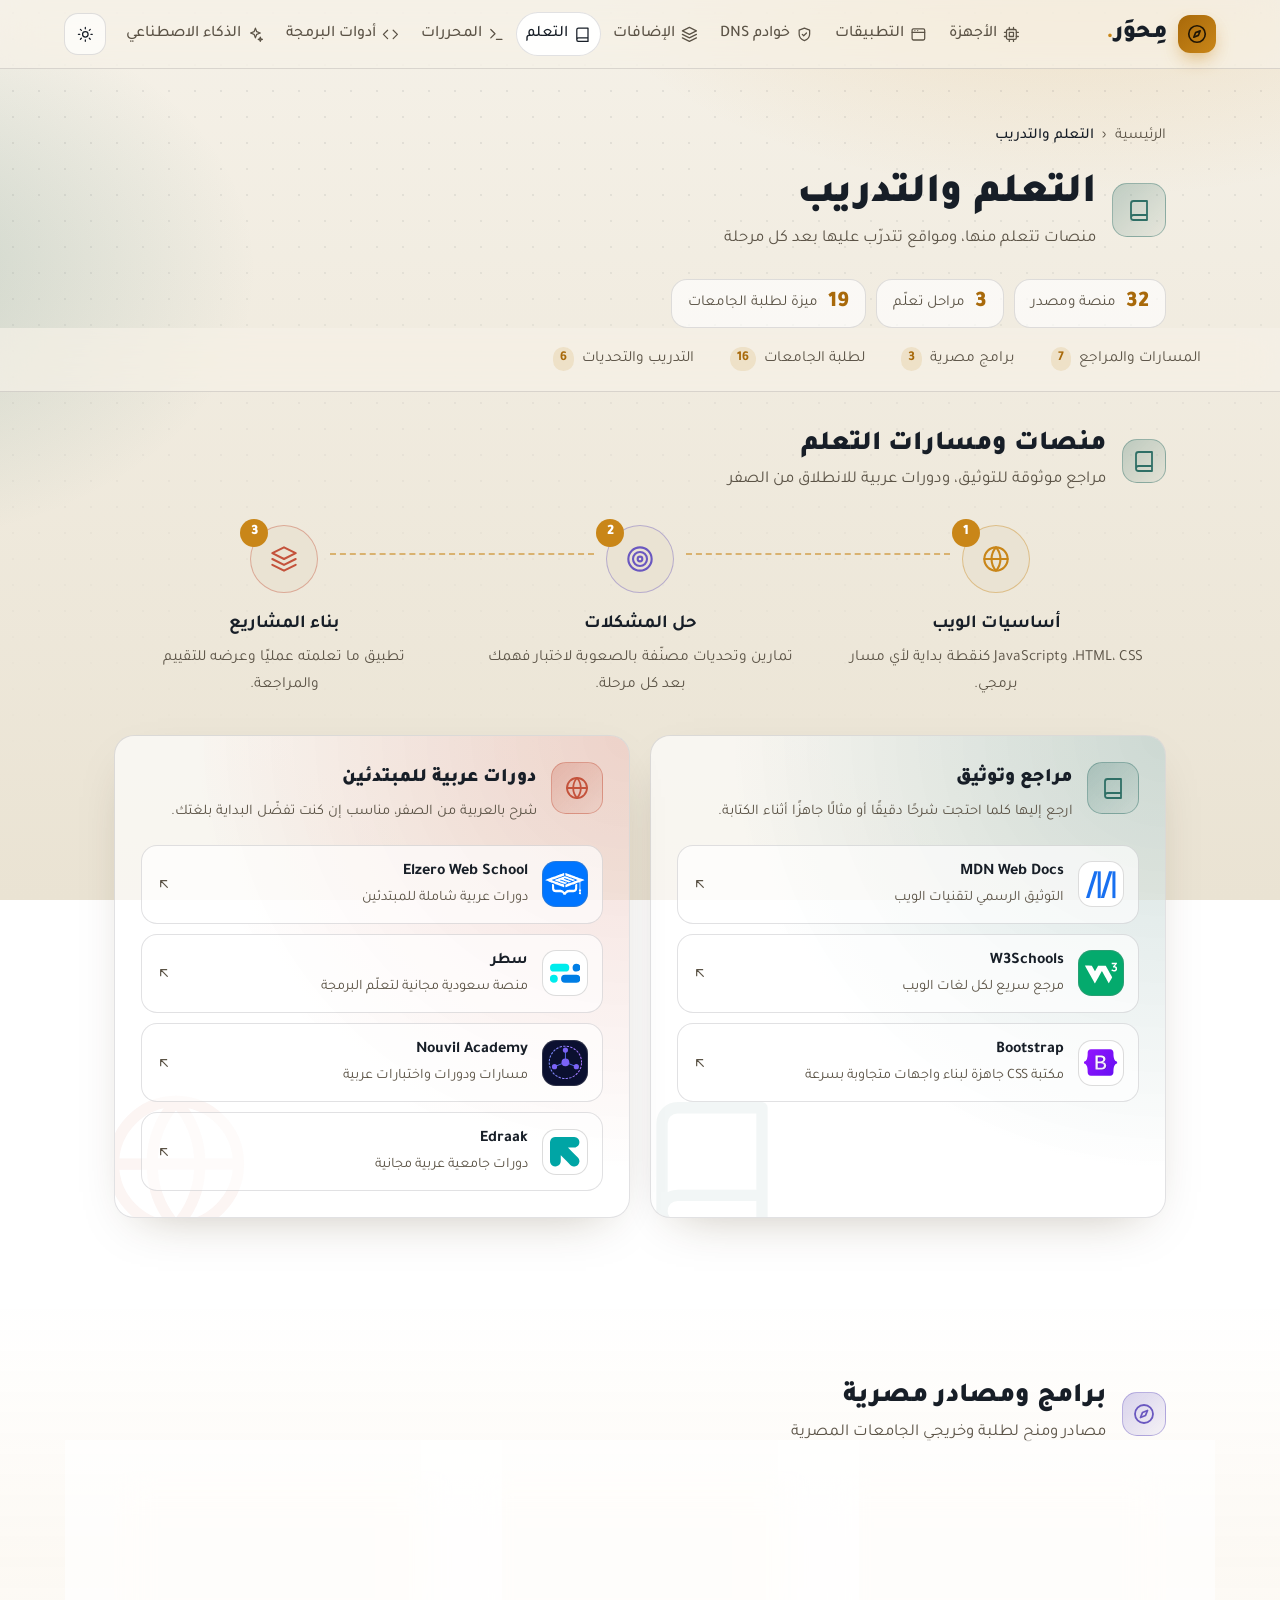
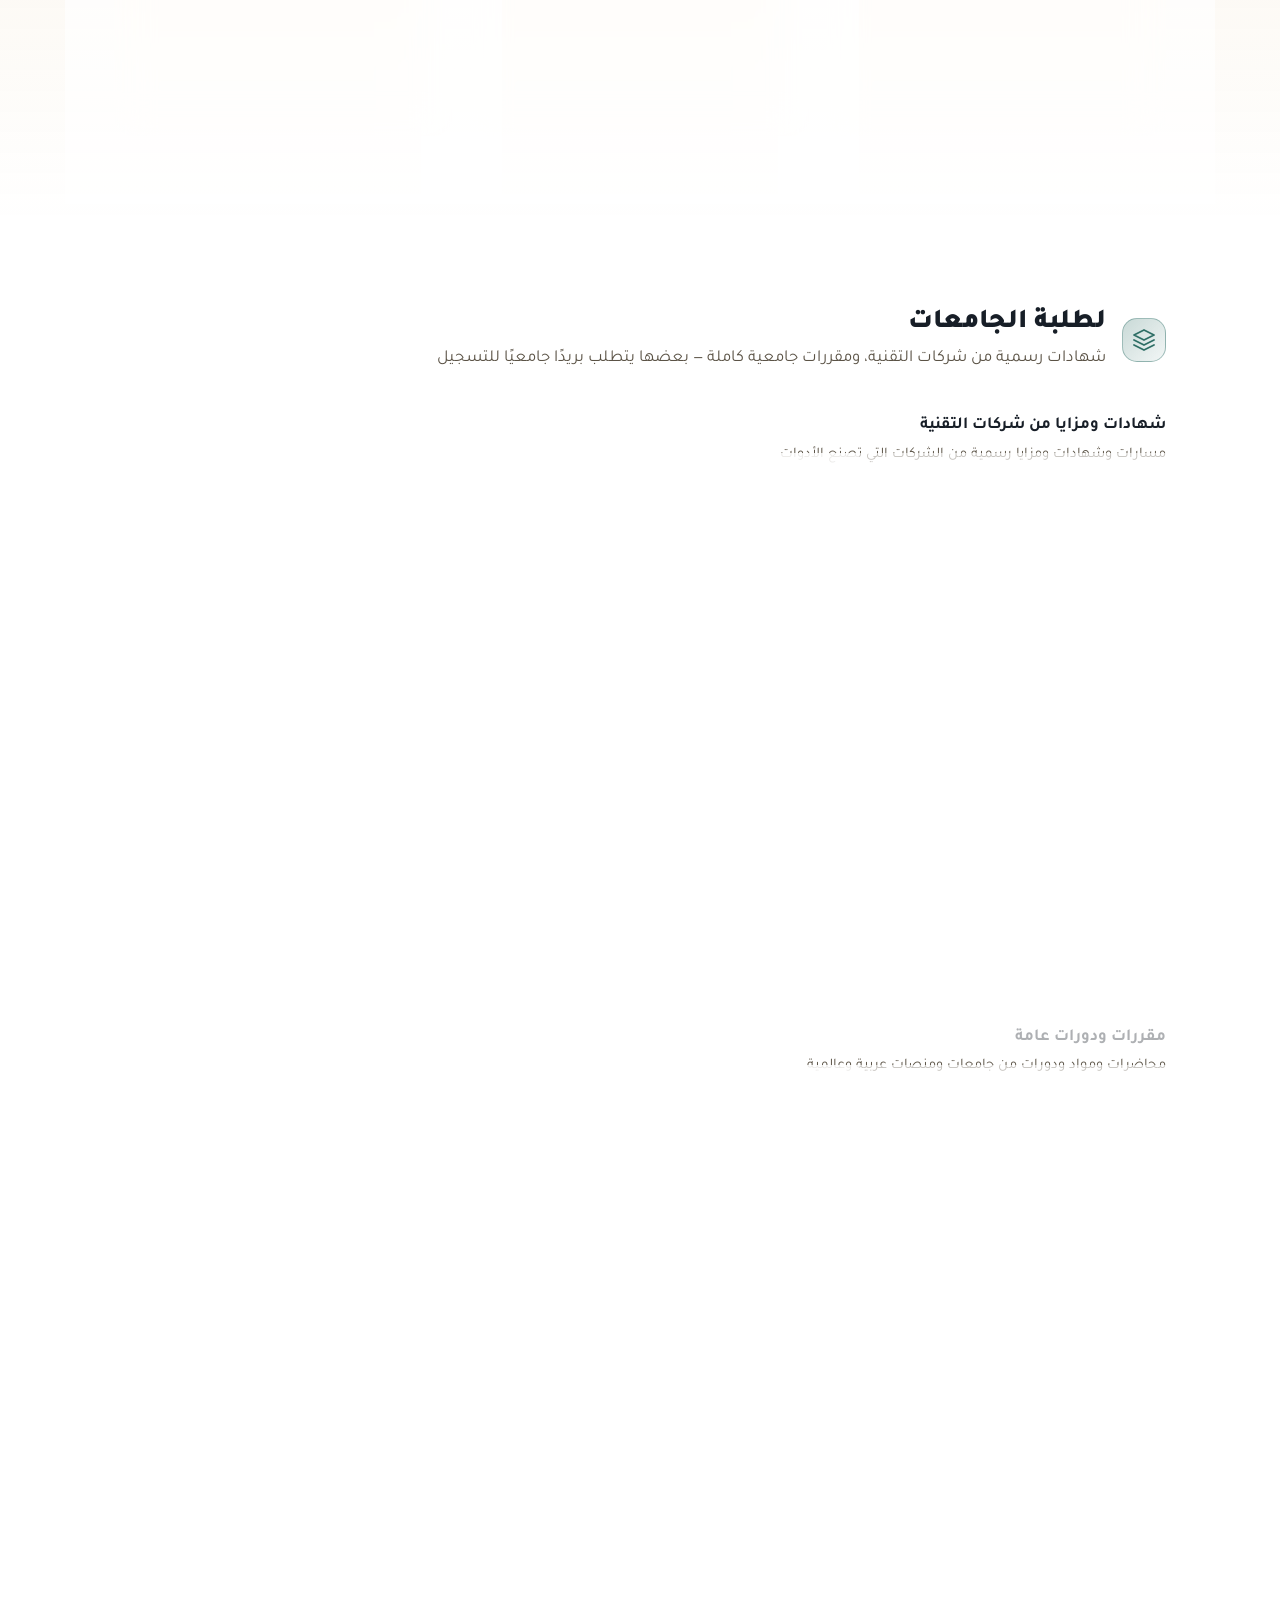
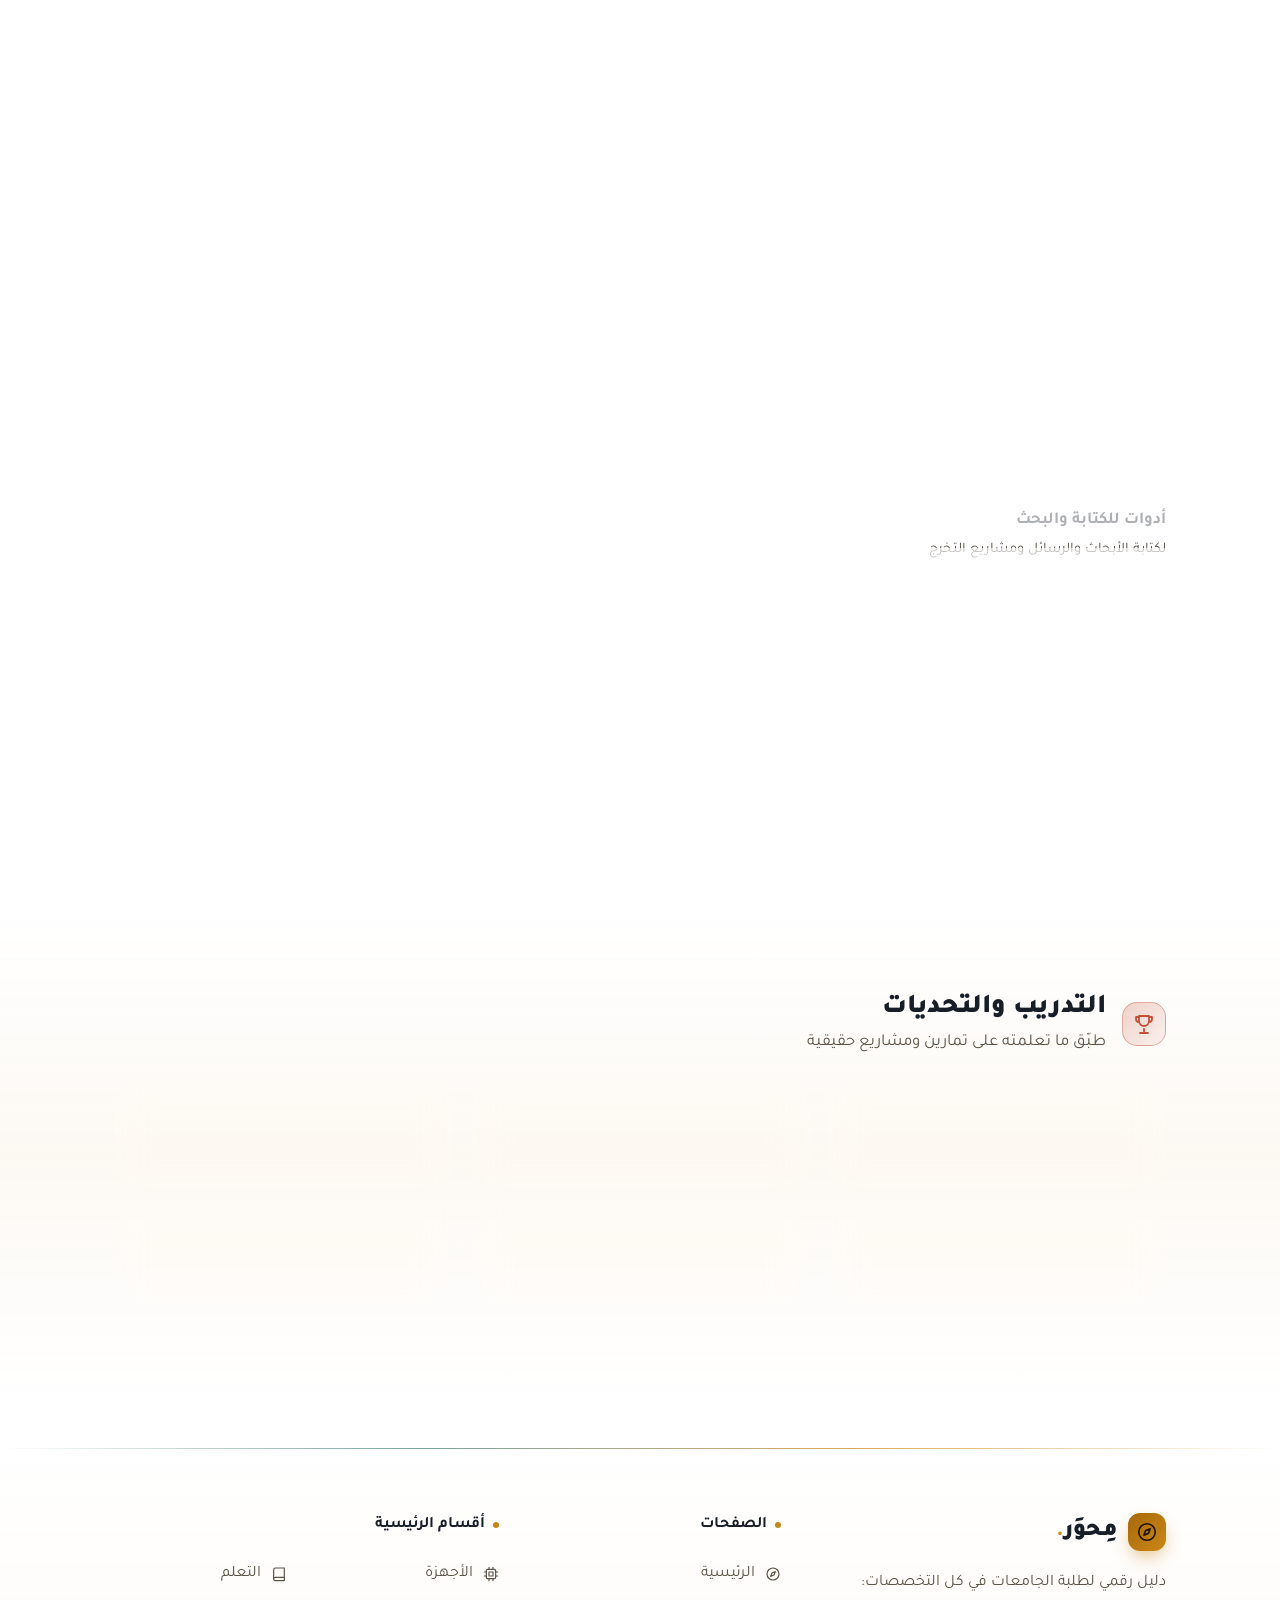
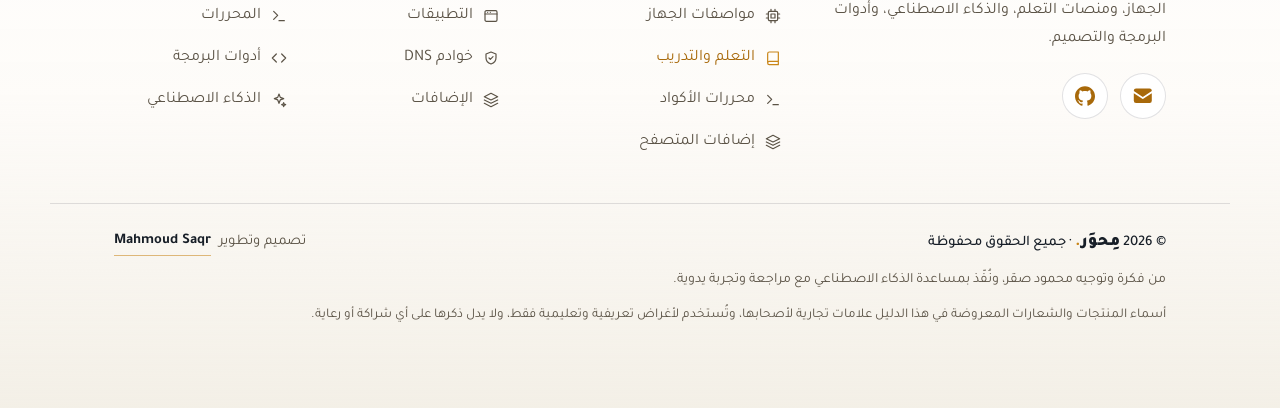
<file: learn.html>
<!DOCTYPE html>
<html lang="ar" dir="rtl">
<head>
<meta charset="UTF-8">
<meta name="viewport" content="width=device-width, initial-scale=1, viewport-fit=cover">
<meta name="theme-color" content="#0B0F16">
<meta name="description" content="منصات تعلم عربية وعالمية، ومقررات جامعية، ومواقع تدريب وتحديات برمجية.">
<title>التعلم والتدريب&nbsp;&nbsp;مِحوَر.</title>
<link rel="icon" href="assets/img/favicon.svg" type="image/svg+xml">
<link rel="manifest" href="manifest.webmanifest">
<link rel="apple-touch-icon" href="assets/img/apple-touch-icon.png">
<meta name="mobile-web-app-capable" content="yes">
<meta name="apple-mobile-web-app-capable" content="yes">
<meta name="apple-mobile-web-app-title" content="مِحوَر">
<meta name="apple-mobile-web-app-status-bar-style" content="black-translucent">
<script>
/* apply the saved theme before first paint (no flash when moving between pages) */
(function(){var r=document.documentElement,s=null;try{s=localStorage.getItem('mihwar-theme')}catch(e){}
var t=s||(matchMedia('(prefers-color-scheme: light)').matches?'light':'dark');r.dataset.theme=t;
var m=document.querySelector('meta[name=theme-color]');if(m)m.content=t==='light'?'#F5F1E8':'#0B0F16';})();
</script>
<script type="speculationrules">{"prefetch":[{"where":{"href_matches":"/*.html"},"eagerness":"moderate"}]}</script>
<link rel="preconnect" href="https://fonts.googleapis.com">
<link rel="preconnect" href="https://fonts.gstatic.com" crossorigin>
<link href="https://fonts.googleapis.com/css2?family=Tajawal:wght@400;500;700;900&family=IBM+Plex+Mono:wght@500&display=swap" rel="stylesheet">
<link rel="stylesheet" href="assets/css/base.css">
<link rel="stylesheet" href="assets/css/components.css">
<link rel="stylesheet" href="assets/css/home.css">
<link rel="stylesheet" href="assets/css/learn.css">
</head>
<body id="top" data-page="learn">
<a class="skip" href="#main">تخطَّ إلى المحتوى</a>

<svg width="0" height="0" style="position:absolute" aria-hidden="true">
<defs>
<symbol id="compass" viewBox="0 0 24 24"><circle cx="12" cy="12" r="9"/><path d="m15.5 8.5-2 5-5 2 2-5z"/></symbol>
<symbol id="cpu" viewBox="0 0 24 24"><rect x="5" y="5" width="14" height="14" rx="2"/><rect x="9" y="9" width="6" height="6"/><path d="M9 2v3M15 2v3M9 19v3M15 19v3M2 9h3M2 15h3M19 9h3M19 15h3"/></symbol>
<symbol id="board" viewBox="0 0 24 24"><rect x="3" y="3" width="18" height="18" rx="3"/><path d="M8 8h4v4M12 12h4M8 16h3M16 8v.01M16 16v.01"/></symbol>
<symbol id="ram" viewBox="0 0 24 24"><rect x="2" y="7" width="20" height="10" rx="2"/><path d="M6 17v3M10 17v3M14 17v3M18 17v3M6 11h2M11 11h2M16 11h2"/></symbol>
<symbol id="monitor" viewBox="0 0 24 24"><rect x="2" y="4" width="20" height="13" rx="2"/><path d="M8 21h8M12 17v4"/></symbol>
<symbol id="drive" viewBox="0 0 24 24"><path d="M22 12H2M5.45 5.11 2 12v6a2 2 0 0 0 2 2h16a2 2 0 0 0 2-2v-6l-3.45-6.89A2 2 0 0 0 16.76 4H7.24a2 2 0 0 0-1.79 1.11zM6 16h.01M10 16h.01"/></symbol>
<symbol id="zap" viewBox="0 0 24 24"><path d="M13 2 3 14h9l-1 8 10-12h-9z"/></symbol>
<symbol id="gpu" viewBox="0 0 24 24"><rect x="2" y="7" width="20" height="10" rx="2"/><circle cx="8" cy="12" r="2.3"/><circle cx="15" cy="12" r="2.3"/><path d="M2 17v2M6 17v2M18 17v2M22 17v2"/></symbol>
<symbol id="battery" viewBox="0 0 24 24"><rect x="2" y="7" width="18" height="10" rx="2"/><path d="M22 10.5v3"/><path d="M6 12h8"/></symbol>
<symbol id="book" viewBox="0 0 24 24"><path d="M4 19.5A2.5 2.5 0 0 1 6.5 17H20V3H6.5A2.5 2.5 0 0 0 4 5.5zM4 19.5A2.5 2.5 0 0 0 6.5 22H20v-5"/></symbol>
<symbol id="code" viewBox="0 0 24 24"><path d="m16 18 6-6-6-6M8 6l-6 6 6 6"/></symbol>
<symbol id="globe" viewBox="0 0 24 24"><circle cx="12" cy="12" r="10"/><path d="M2 12h20M12 2a15 15 0 0 1 0 20 15 15 0 0 1 0-20"/></symbol>
<symbol id="search" viewBox="0 0 24 24"><circle cx="11" cy="11" r="7"/><path d="m21 21-4.3-4.3"/></symbol>
<symbol id="chat" viewBox="0 0 24 24"><path d="M21 15a2 2 0 0 1-2 2H7l-4 4V5a2 2 0 0 1 2-2h14a2 2 0 0 1 2 2z"/></symbol>
<symbol id="trophy" viewBox="0 0 24 24"><path d="M8 21h8M12 17v4M7 4h10v5a5 5 0 0 1-10 0zM17 5h3v2a3 3 0 0 1-3 3M7 5H4v2a3 3 0 0 0 3 3"/></symbol>
<symbol id="branch" viewBox="0 0 24 24"><path d="M6 3v12M18 9a3 3 0 1 0 0-6 3 3 0 0 0 0 6zM6 21a3 3 0 1 0 0-6 3 3 0 0 0 0 6zM18 9a9 9 0 0 1-9 9"/></symbol>
<symbol id="target" viewBox="0 0 24 24"><circle cx="12" cy="12" r="10"/><circle cx="12" cy="12" r="6"/><circle cx="12" cy="12" r="2"/></symbol>
<symbol id="layers" viewBox="0 0 24 24"><path d="m12 2 10 5-10 5L2 7zM2 12l10 5 10-5M2 17l10 5 10-5"/></symbol>
<symbol id="terminal" viewBox="0 0 24 24"><path d="m4 17 6-6-6-6M12 19h8"/></symbol>
<symbol id="window" viewBox="0 0 24 24"><rect x="3" y="4" width="18" height="16" rx="2"/><path d="M3 9h18M7 6.5h.01M11 6.5h.01"/></symbol>
<symbol id="bot" viewBox="0 0 24 24"><rect x="4" y="8" width="16" height="12" rx="3"/><path d="M12 8V4M9 13v2M15 13v2"/></symbol>
<symbol id="sparkles" viewBox="0 0 24 24"><path d="m12 3 1.9 5.1L19 10l-5.1 1.9L12 17l-1.9-5.1L5 10l5.1-1.9zM19 16l.8 2.2L22 19l-2.2.8L19 22l-.8-2.2L16 19l2.2-.8z"/></symbol>
<symbol id="out" viewBox="0 0 24 24"><path d="M17 17 7 7M16 7H7v9"/></symbol>
<symbol id="alert" viewBox="0 0 24 24"><path d="M10.3 3.9 1.8 18a2 2 0 0 0 1.7 3h17a2 2 0 0 0 1.7-3L13.7 3.9a2 2 0 0 0-3.4 0zM12 9v4M12 17h.01"/></symbol>
<symbol id="info" viewBox="0 0 24 24"><circle cx="12" cy="12" r="10"/><path d="M12 16v-4M12 8h.01"/></symbol>
<symbol id="shield" viewBox="0 0 24 24"><path d="M12 3 4.5 6v5.5c0 4.5 3.2 8 7.5 9.5 4.3-1.5 7.5-5 7.5-9.5V6zM9 12l2 2 4-4"/></symbol>
<symbol id="menu" viewBox="0 0 24 24"><path d="M4 6h16M4 12h16M4 18h16"/></symbol>
<symbol id="x" viewBox="0 0 24 24"><path d="M18 6 6 18M6 6l12 12"/></symbol>
<symbol id="sun" viewBox="0 0 24 24"><circle cx="12" cy="12" r="4"/><path d="M12 2v2M12 20v2M4.9 4.9l1.4 1.4M17.7 17.7l1.4 1.4M2 12h2M20 12h2M4.9 19.1l1.4-1.4M17.7 6.3l1.4-1.4"/></symbol>
<symbol id="moon" viewBox="0 0 24 24"><path d="M21 12.8A9 9 0 1 1 11.2 3a7 7 0 0 0 9.8 9.8z"/></symbol>
<symbol id="up" viewBox="0 0 24 24"><path d="M12 19V5M5 12l7-7 7 7"/></symbol>
<symbol id="arrow-l" viewBox="0 0 24 24"><path d="M19 12H5M11 6l-6 6 6 6"/></symbol>
<symbol id="arrow-r" viewBox="0 0 24 24"><path d="M5 12h14M13 6l6 6-6 6"/></symbol>
<symbol id="github" viewBox="0 0 24 24"><path fill="currentColor" stroke="none" d="M12 .297c-6.63 0-12 5.373-12 12 0 5.303 3.438 9.8 8.205 11.385.6.113.82-.258.82-.577 0-.285-.01-1.04-.015-2.04-3.338.724-4.042-1.61-4.042-1.61C4.422 18.07 3.633 17.7 3.633 17.7c-1.087-.744.084-.729.084-.729 1.205.084 1.838 1.236 1.838 1.236 1.07 1.835 2.809 1.305 3.495.998.108-.776.417-1.305.76-1.605-2.665-.3-5.466-1.332-5.466-5.93 0-1.31.465-2.38 1.235-3.22-.135-.303-.54-1.523.105-3.176 0 0 1.005-.322 3.3 1.23.96-.267 1.98-.399 3-.405 1.02.006 2.04.138 3 .405 2.28-1.552 3.285-1.23 3.285-1.23.645 1.653.24 2.873.12 3.176.765.84 1.23 1.91 1.23 3.22 0 4.61-2.805 5.625-5.475 5.92.42.36.81 1.096.81 2.22 0 1.606-.015 2.896-.015 3.286 0 .315.21.69.825.57C20.565 22.092 24 17.592 24 12.297c0-6.627-5.373-12-12-12"/></symbol>
<symbol id="mail" viewBox="0 0 24 24"><path fill="currentColor" stroke="none" d="M2 6.5A2.5 2.5 0 0 1 4.5 4h15A2.5 2.5 0 0 1 22 6.5v.3l-10 6.4L2 6.8v-.3zM2 9.2v8.3A2.5 2.5 0 0 0 4.5 20h15a2.5 2.5 0 0 0 2.5-2.5V9.2l-9.46 6.05a1 1 0 0 1-1.08 0L2 9.2z"/></symbol>
<symbol id="ban" viewBox="0 0 24 24"><circle cx="12" cy="12" r="9"/><path d="M5.6 5.6l12.8 12.8"/></symbol>
<symbol id="family" viewBox="0 0 24 24"><circle cx="9" cy="8" r="3"/><path d="M3.5 19c0-3 2.5-5 5.5-5s5.5 2 5.5 5"/><circle cx="17" cy="9" r="2.4"/><path d="M16 14.2c2.6-.2 4.5 1.6 4.5 4.3"/></symbol>
<symbol id="router" viewBox="0 1 24 24"><path fill="currentColor" stroke="none" fill-rule="evenodd" d="M4.5 12.5h15A2.5 2.5 0 0 1 22 15v3a2.5 2.5 0 0 1-2.5 2.5h-15A2.5 2.5 0 0 1 2 18v-3a2.5 2.5 0 0 1 2.5-2.5zM5.5 15.6a1 1 0 1 0 0 2 1 1 0 0 0 0-2zM9.1 15.6a1 1 0 1 0 0 2 1 1 0 0 0 0-2z"/><path fill="none" stroke="currentColor" stroke-width="1.8" stroke-linecap="round" d="M6.5 12.5 4.6 5.5M17.5 12.5l1.9-7"/></symbol>
<symbol id="phone" viewBox="0 0 24 24"><rect x="7" y="3" width="10" height="18" rx="2.5"/><path d="M11 18h2"/></symbol>
<symbol id="os-android" viewBox="0 -1 24 24"><path fill="currentColor" stroke="none" fill-rule="evenodd" d="M3.5 17a8.5 8.5 0 0 1 17 0zM7.5 12.8a1.1 1.1 0 1 0 2.2 0 1.1 1.1 0 1 0-2.2 0zM14.3 12.8a1.1 1.1 0 1 0 2.2 0 1.1 1.1 0 1 0-2.2 0z"/><path fill="none" stroke="currentColor" stroke-width="1.6" stroke-linecap="round" d="M7.4 10.6 5 6M16.6 10.6 19 6"/></symbol>
<symbol id="os-windows" viewBox="0 0 24 24"><path fill="currentColor" stroke="none" d="M3 3h8.4v8.4H3zM12.6 3H21v8.4h-8.4zM3 12.6h8.4V21H3zM12.6 12.6H21V21h-8.4z"/></symbol>
<symbol id="fan" viewBox="0 0 24 24"><path d="M12 12c0-3 2-7 5-7 2 0 3 2 3 4 0 3-3 5-6 5"/><path d="M12 12c-3 0-7-2-7-5 0-2 2-3 4-3 3 0 5 3 5 6"/><path d="M12 12c0 3-2 7-5 7-2 0-3-2-3-4 0-3 3-5 6-5"/><path d="M12 12c3 0 7 2 7 5 0 2-2 3-4 3-3 0-5-3-5-6"/><circle cx="12" cy="12" r="1.6"/></symbol>
<symbol id="ports" viewBox="0 0 24 24"><path d="M9 2v6M15 2v6"/><path d="M6 8h12v4a6 6 0 0 1-12 0z"/><path d="M12 18v4"/></symbol>
<symbol id="briefcase" viewBox="0 0 24 24"><rect x="2" y="7" width="20" height="13" rx="2"/><path d="M8 7V5a2 2 0 0 1 2-2h4a2 2 0 0 1 2 2v2"/><path d="M2 13h20"/></symbol>
<symbol id="apple" viewBox="-1 -1 26 26"><path fill="currentColor" stroke="none" d="M12.152 6.896c-.948 0-2.415-1.078-3.96-1.04-2.04.027-3.91 1.183-4.961 3.014-2.117 3.675-.546 9.103 1.519 12.09 1.013 1.454 2.208 3.09 3.792 3.039 1.52-.065 2.09-.987 3.935-.987 1.831 0 2.35.987 3.96.948 1.637-.026 2.676-1.48 3.676-2.948 1.156-1.688 1.636-3.325 1.662-3.415-.039-.013-3.182-1.221-3.22-4.857-.026-3.04 2.48-4.494 2.597-4.559-1.429-2.09-3.623-2.324-4.39-2.376-2-.156-3.675 1.09-4.61 1.09zM15.53 3.83c.843-1.012 1.4-2.427 1.245-3.83-1.207.052-2.662.805-3.532 1.818-.78.896-1.454 2.338-1.273 3.714 1.338.104 2.715-.688 3.559-1.701"/></symbol>
</defs>
</svg>

<header>
  <div class="bar">
    <a class="logo" href="index.html" aria-label="محور"><span class="mark"><svg class="i"><use href="#compass"/></svg></span><span>مِحوَر<b>.</b></span></a>
    <nav class="links" aria-label="التنقل الرئيسي">
      <a href="specs.html" data-sec="hardware"><svg class="i"><use href="#cpu"/></svg>الأجهزة</a>
      <a href="index.html#apps" data-sec="apps"><svg class="i"><use href="#window"/></svg>التطبيقات</a>
      <a href="index.html#dns" data-sec="dns"><svg class="i"><use href="#shield"/></svg>خوادم DNS</a>
      <a href="extensions.html" data-sec="extensions"><svg class="i"><use href="#layers"/></svg>الإضافات</a>
      <a href="index.html#platforms" data-sec="platforms" class="on" aria-current="page"><svg class="i"><use href="#book"/></svg>التعلم</a>
      <a href="editors.html" data-sec="editors"><svg class="i"><use href="#terminal"/></svg>المحررات</a>
      <a href="index.html#tools" data-sec="tools"><svg class="i"><use href="#code"/></svg>أدوات البرمجة</a>
      <a href="index.html#ai" data-sec="ai"><svg class="i"><use href="#sparkles"/></svg>الذكاء الاصطناعي</a>
    </nav>
    <button class="ib" id="themeBtn" aria-label="تبديل الوضع الفاتح والداكن"><svg class="i moon"><use href="#moon"/></svg><svg class="i sun"><use href="#sun"/></svg></button>
    <button class="ib" id="menuBtn" aria-label="القائمة" aria-expanded="false"><svg class="i"><use href="#menu"/></svg></button>
  </div>
</header>

<div class="drawer" id="drawer">
      <a href="specs.html"><svg class="i"><use href="#cpu"/></svg>الأجهزة</a>
      <a href="index.html#apps"><svg class="i"><use href="#window"/></svg>التطبيقات</a>
      <a href="index.html#dns"><svg class="i"><use href="#shield"/></svg>خوادم DNS</a>
      <a href="extensions.html"><svg class="i"><use href="#layers"/></svg>الإضافات</a>
      <a href="index.html#platforms" aria-current="page"><svg class="i"><use href="#book"/></svg>التعلم</a>
      <a href="editors.html"><svg class="i"><use href="#terminal"/></svg>المحررات</a>
      <a href="index.html#tools"><svg class="i"><use href="#code"/></svg>أدوات البرمجة</a>
      <a href="index.html#ai"><svg class="i"><use href="#sparkles"/></svg>الذكاء الاصطناعي</a>
</div>

<button class="totop" id="topBtn" aria-label="العودة لأعلى الصفحة"><svg class="i"><use href="#up"/></svg></button>

<main id="main">
<section class="wrap pagehero">
  <nav class="crumbs" aria-label="مسار الصفحة"><a href="index.html">الرئيسية</a><span aria-hidden="true">‹</span><b aria-current="page">التعلم والتدريب</b></nav>
  <div class="sec-head"><span class="ico" style="--c:var(--teal)"><svg class="i"><use href="#book"/></svg></span><div><h1>التعلم والتدريب</h1><p>منصات تتعلم منها، ومواقع تتدرّب عليها بعد كل مرحلة</p></div></div>
  <div class="stats">
    <div class="stat"><b>32</b><span>منصة ومصدر</span></div>
    <div class="stat"><b>3</b><span>مراحل تعلّم</span></div>
    <div class="stat"><b>19</b><span>ميزة لطلبة الجامعات</span></div>
  </div>
</section>
<nav class="subnav" aria-label="أقسام الصفحة"><ul><li><a href="#platforms">المسارات والمراجع<b>7</b></a></li><li><a href="#egypt">برامج مصرية<b>3</b></a></li><li><a href="#university">لطلبة الجامعات<b>16</b></a></li><li><a href="#practice">التدريب والتحديات<b>6</b></a></li></ul></nav>
<section id="platforms">
  <div class="wrap">
    <div class="sec-head sm"><span class="ico" style="--c:var(--teal)"><svg class="i"><use href="#book"/></svg></span><div><h2>منصات ومسارات التعلم</h2><p>مراجع موثوقة للتوثيق، ودورات عربية للانطلاق من الصفر</p></div></div>

    <div class="timeline">
      <div class="track"><span class="ico" style="--c:var(--gold)"><svg class="i"><use href="#globe"/></svg></span><div><h4>أساسيات الويب</h4><p>HTML، CSS، وJavaScript كنقطة بداية لأي مسار برمجي.</p></div></div>
      <div class="track"><span class="ico" style="--c:var(--violet)"><svg class="i"><use href="#target"/></svg></span><div><h4>حل المشكلات</h4><p>تمارين وتحديات مصنّفة بالصعوبة لاختبار فهمك بعد كل مرحلة.</p></div></div>
      <div class="track"><span class="ico" style="--c:var(--coral)"><svg class="i"><use href="#layers"/></svg></span><div><h4>بناء المشاريع</h4><p>تطبيق ما تعلمته عمليًا وعرضه للتقييم والمراجعة.</p></div></div>
    </div>

    <div class="refhub">
      <div class="refcol" style="--c:var(--teal)">
        <svg class="i wm" aria-hidden="true"><use href="#book"/></svg>
        <div class="rhead"><span class="ico" style="--c:var(--teal)"><svg class="i"><use href="#book"/></svg></span><div><h3>مراجع وتوثيق</h3><p>ارجع إليها كلما احتجت شرحًا دقيقًا أو مثالًا جاهزًا أثناء الكتابة.</p></div></div>
        <div class="reflist">
          <a class="refitem" href="https://developer.mozilla.org/en-US/" target="_blank" rel="noopener" style="--k:#F3C878"><span class="av" data-icon="mdn"></span><span class="rtxt"><strong>MDN Web Docs</strong><small>التوثيق الرسمي لتقنيات الويب</small></span><svg class="i go-i" aria-hidden="true"><use href="#out"/></svg></a>
          <a class="refitem" href="https://www.w3schools.com/" target="_blank" rel="noopener" style="--k:#04AA6D"><span class="av" data-icon="w3schools"></span><span class="rtxt"><strong>W3Schools</strong><small>مرجع سريع لكل لغات الويب</small></span><svg class="i go-i" aria-hidden="true"><use href="#out"/></svg></a>
          <a class="refitem" href="https://getbootstrap.com/" target="_blank" rel="noopener" style="--k:#6610F2"><span class="av" data-icon="bootstrap"></span><span class="rtxt"><strong>Bootstrap</strong><small>مكتبة CSS جاهزة لبناء واجهات متجاوبة بسرعة</small></span><svg class="i go-i" aria-hidden="true"><use href="#out"/></svg></a>
        </div>
      </div>
      <div class="refcol" style="--c:var(--coral)">
        <svg class="i wm" aria-hidden="true"><use href="#globe"/></svg>
        <div class="rhead"><span class="ico" style="--c:var(--coral)"><svg class="i"><use href="#globe"/></svg></span><div><h3>دورات عربية للمبتدئين</h3><p>شرح بالعربية من الصفر، مناسب إن كنت تفضّل البداية بلغتك.</p></div></div>
        <div class="reflist">
          <a class="refitem" href="https://elzero.org/" target="_blank" rel="noopener" style="--k:#40AADA"><span class="av" data-icon="elzero"></span><span class="rtxt"><strong>Elzero Web School</strong><small>دورات عربية شاملة للمبتدئين</small></span><svg class="i go-i" aria-hidden="true"><use href="#out"/></svg></a>
          <a class="refitem" href="https://satr.codes/" target="_blank" rel="noopener" style="--k:#0F9D58"><span class="av" data-icon="satr"></span><span class="rtxt"><strong>سطر</strong><small>منصة سعودية مجانية لتعلّم البرمجة</small></span><svg class="i go-i" aria-hidden="true"><use href="#out"/></svg></a>
          <a class="refitem" href="https://nouvil.net/" target="_blank" rel="noopener" style="--k:#6C3BE0"><span class="av" data-icon="nouvil"></span><span class="rtxt"><strong>Nouvil Academy</strong><small>مسارات ودورات واختبارات عربية</small></span><svg class="i go-i" aria-hidden="true"><use href="#out"/></svg></a>
          <a class="refitem" href="https://www.edraak.org/en/" target="_blank" rel="noopener" style="--k:#00A6A6"><span class="av" data-icon="edraak"></span><span class="rtxt"><strong>Edraak</strong><small>دورات جامعية عربية مجانية</small></span><svg class="i go-i" aria-hidden="true"><use href="#out"/></svg></a>
        </div>
      </div>
    </div>

  </div>
</section>
<section id="egypt" class="band">
  <div class="wrap">
    <div class="sec-head sm"><span class="ico" style="--c:var(--violet)"><svg class="i"><use href="#compass"/></svg></span><div><h2>برامج ومصادر مصرية</h2><p>مصادر ومنح لطلبة وخريجي الجامعات المصرية</p></div></div>
    <div class="cgrid">
      <a class="ccard" href="https://depi.gov.eg/" target="_blank" rel="noopener" style="--k:#C8102E"><span class="clogo" data-icon="depi"></span><b>رواد مصر الرقمية (DEPI)</b><p>منحة تدريب مجانية من وزارة الاتصالات في البرمجة والذكاء الاصطناعي والأمن السيبراني والبيانات، وفيها مجالات مثل إدارة الأعمال وأنظمة ERP</p><span class="clink">فتح<svg class="i"><use href="#out"/></svg></span></a>
      <a class="ccard" href="https://iti.gov.eg/" target="_blank" rel="noopener" style="--k:#BE2A31"><span class="clogo" data-icon="iti"></span><b>معهد تكنولوجيا المعلومات (ITI)</b><p>برامج ومعسكرات صيفية مجانية لطلبة الجامعات، تُعلن مواعيد التسجيل على موقع المعهد</p><span class="clink">فتح<svg class="i"><use href="#out"/></svg></span></a>
      <a class="ccard" href="https://www.ekb.eg/" target="_blank" rel="noopener" style="--k:#1B6CA8"><span class="clogo" data-icon="ekb"></span><b>بنك المعرفة المصري</b><p>مكتبة وطنية مجانية للمصريين: كتب ومجلات علمية وقواعد بيانات. سجّل ببريد الجامعة لأوسع وصول</p><span class="clink">فتح<svg class="i"><use href="#out"/></svg></span></a>
    </div>
  </div>
</section>
<section id="university">
  <div class="wrap">
    <div class="sec-head sm"><span class="ico" style="--c:var(--teal)"><svg class="i"><use href="#layers"/></svg></span><div><h2>لطلبة الجامعات</h2><p>شهادات رسمية من شركات التقنية، ومقررات جامعية كاملة — بعضها يتطلب بريدًا جامعيًا للتسجيل</p></div></div>
    <h3 class="sub" style="font-size:1.05rem">شهادات ومزايا من شركات التقنية<small>مسارات وشهادات ومزايا رسمية من الشركات التي تصنع الأدوات</small></h3>
    <div class="cgrid">
      <a class="ccard" href="https://education.github.com/pack" target="_blank" rel="noopener" style="--k:#E7A93D"><span class="clogo" data-icon="github-pack"></span><b>GitHub Student Developer Pack</b><p>أدوات ومزايا مجانية للطلبة الجامعيين</p><span class="clink">فتح<svg class="i"><use href="#out"/></svg></span></a>
      <a class="ccard" href="https://skills.google/" target="_blank" rel="noopener" style="--k:#4285F4"><span class="clogo" data-icon="google-skills"></span><b>Google Skills</b><p>دورات ومختبرات وشهادات في الذكاء الاصطناعي والحوسبة السحابية</p><span class="clink">فتح<svg class="i"><use href="#out"/></svg></span></a>
      <a class="ccard" href="https://learn.microsoft.com/" target="_blank" rel="noopener" style="--k:#00A4EF"><span class="clogo" data-icon="microsoft-learn"></span><b>Microsoft Learn</b><p>مسارات رسمية لـ Azure وPower BI وC#</p><span class="clink">فتح<svg class="i"><use href="#out"/></svg></span></a>
      <a class="ccard" href="https://skillsbuild.org/" target="_blank" rel="noopener" style="--k:#0F62FE"><span class="clogo" data-icon="ibm-skillsbuild"></span><b>IBM SkillsBuild</b><p>دورات وشهادات رقمية في الذكاء الاصطناعي والأمن والبيانات</p><span class="clink">فتح<svg class="i"><use href="#out"/></svg></span></a>
      <a class="ccard" href="https://www.netacad.com/" target="_blank" rel="noopener" style="--k:#049FD9"><span class="clogo" data-icon="cisco"></span><b>Cisco Networking Academy</b><p>الشبكات والأمن السيبراني، ويُدرَّس في جامعات كثيرة</p><span class="clink">فتح<svg class="i"><use href="#out"/></svg></span></a>
      <a class="ccard" href="https://academy.claude.com/" target="_blank" rel="noopener" style="--k:#D97757"><span class="clogo" data-icon="claude-academy"></span><b>Claude Academy</b><p>كورسات مجانية عن الذكاء الاصطناعي واستخدام Claude، مع شارة إتمام لكل كورس</p><span class="clink">فتح<svg class="i"><use href="#out"/></svg></span></a>
    </div>
    <h3 class="sub" style="font-size:1.05rem">مقررات ودورات عامة<small>محاضرات ومواد ودورات من جامعات ومنصات عربية وعالمية</small></h3>
    <div class="cgrid">
      <a class="ccard" href="https://cs50.harvard.edu/x/" target="_blank" rel="noopener" style="--k:#A51C30"><span class="clogo" data-icon="cs50"></span><b>CS50 — Harvard</b><p>أشهر مقرر تمهيدي في علوم الحاسب</p><span class="clink">فتح<svg class="i"><use href="#out"/></svg></span></a>
      <a class="ccard" href="https://ocw.mit.edu/" target="_blank" rel="noopener" style="--k:#A31F34"><span class="clogo" data-icon="mit-ocw"></span><b>MIT OpenCourseWare</b><p>محاضرات ومواد مقررات MIT متاحة للجميع</p><span class="clink">فتح<svg class="i"><use href="#out"/></svg></span></a>
      <a class="ccard" href="https://www.khanacademy.org/" target="_blank" rel="noopener" style="--k:#14BF96"><span class="clogo" data-icon="khan"></span><b>Khan Academy</b><p>الرياضيات وأساسيات العلوم لتخصصات الحاسب</p><span class="clink">فتح<svg class="i"><use href="#out"/></svg></span></a>
      <a class="ccard" href="https://www.edx.org/" target="_blank" rel="noopener" style="--k:#02262B"><span class="clogo" data-icon="edx"></span><b>edX</b><p>مقررات من هارفارد وMIT وجامعات أخرى</p><span class="clink">فتح<svg class="i"><use href="#out"/></svg></span></a>
      <a class="ccard" href="https://www.coursera.org/" target="_blank" rel="noopener" style="--k:#0056D2"><span class="clogo" data-icon="coursera"></span><b>Coursera</b><p>دورات وشهادات من جامعات وشركات عالمية</p><span class="clink">فتح<svg class="i"><use href="#out"/></svg></span></a>
      <a class="ccard" href="https://www.codecademy.com/" target="_blank" rel="noopener" style="--k:#ffd300"><span class="clogo" data-icon="codecademy"></span><b>Codecademy</b><p>دروس برمجة تفاعلية تكتبها في المتصفح، فيها دورات تمهيدية مجانية والباقي باشتراك</p><span class="clink">فتح<svg class="i"><use href="#out"/></svg></span></a>
      <a class="ccard" href="https://www.udemy.com/" target="_blank" rel="noopener" style="--k:#A435F0"><span class="clogo" data-icon="udemy"></span><b>Udemy</b><p>دورات مسجلة في مجالات كثيرة، تُشترى كل دورة على حدة وتتكرر عليها العروض</p><span class="clink">فتح<svg class="i"><use href="#out"/></svg></span></a>
      <a class="ccard" href="https://www.linkedin.com/learning/" target="_blank" rel="noopener" style="--k:#0A66C2"><span class="clogo" data-icon="linkedin-learning"></span><b>LinkedIn Learning</b><p>دورات مهنية وتقنية بنظام الاشتراك</p><span class="clink">فتح<svg class="i"><use href="#out"/></svg></span></a>
      <a class="ccard" href="https://yanfaa.com/" target="_blank" rel="noopener" style="--k:#F59E0B"><span class="clogo" data-icon="yanfaa"></span><b>ينفع</b><p>اشتراك واحد لدورات متنوعة بالعربية</p><span class="clink">فتح<svg class="i"><use href="#out"/></svg></span></a>
      <a class="ccard" href="https://www.almentor.net/" target="_blank" rel="noopener" style="--k:#FE0000"><span class="clogo" data-icon="almentor"></span><b>المنتور</b><p>دورات عربية في الأعمال والتسويق وريادة الأعمال</p><span class="clink">فتح<svg class="i"><use href="#out"/></svg></span></a>
    </div>
    <h3 class="sub" style="font-size:1.05rem">أدوات للكتابة والبحث<small>لكتابة الأبحاث والرسائل ومشاريع التخرج</small></h3>
    <div class="cgrid">
      <a class="ccard" href="https://www.overleaf.com/" target="_blank" rel="noopener" style="--k:#138A07"><span class="clogo" data-icon="overleaf"></span><b>Overleaf</b><p>محرر LaTeX على الإنترنت لكتابة الأبحاث والرسائل ومشاريع التخرج</p><span class="clink">فتح<svg class="i"><use href="#out"/></svg></span></a>
    </div>
  </div>
</section>
<section id="practice" class="band">
  <div class="wrap">
    <div class="sec-head sm"><span class="ico" style="--c:var(--coral)"><svg class="i"><use href="#trophy"/></svg></span><div><h2>التدريب والتحديات</h2><p>طبّق ما تعلمته على تمارين ومشاريع حقيقية</p></div></div>
    <div class="cgrid">
      <a class="ccard" href="https://roadmap.sh/" target="_blank" rel="noopener" style="--k:#FACC15"><span class="clogo" data-icon="roadmap"></span><span class="ctxt"><b>roadmap.sh</b><p>خرائط طريق لكل تخصص برمجي</p></span><span class="clink" aria-hidden="true"><svg class="i"><use href="#out"/></svg></span></a>
      <a class="ccard" href="https://www.freecodecamp.org/" target="_blank" rel="noopener" style="--k:#0A0A23"><span class="clogo" data-icon="freecodecamp"></span><span class="ctxt"><b>freeCodeCamp</b><p>تمارين ومشاريع مجانية خطوة بخطوة</p></span><span class="clink" aria-hidden="true"><svg class="i"><use href="#out"/></svg></span></a>
      <a class="ccard" href="https://www.theodinproject.com/" target="_blank" rel="noopener" style="--k:#E0A800"><span class="clogo" data-icon="odin"></span><span class="ctxt"><b>The Odin Project</b><p>مسار مجاني كامل لتطوير الويب قائم على بناء المشاريع</p></span><span class="clink" aria-hidden="true"><svg class="i"><use href="#out"/></svg></span></a>
      <a class="ccard" href="https://www.frontendmentor.io/" target="_blank" rel="noopener" style="--k:#3F54A3"><span class="clogo" data-icon="frontendmentor"></span><span class="ctxt"><b>Frontend Mentor</b><p>تحديات واجهات جاهزة بتصميمات حقيقية</p></span><span class="clink" aria-hidden="true"><svg class="i"><use href="#out"/></svg></span></a>
      <a class="ccard" href="https://leetcode.com/" target="_blank" rel="noopener" style="--k:#FFA116"><span class="clogo" data-icon="leetcode"></span><span class="ctxt"><b>LeetCode</b><p>مسائل خوارزميات للتدرّب على المقابلات</p></span><span class="clink" aria-hidden="true"><svg class="i"><use href="#out"/></svg></span></a>
      <a class="ccard" href="https://www.kaggle.com/learn" target="_blank" rel="noopener" style="--k:#20BEFF"><span class="clogo" data-icon="kaggle"></span><span class="ctxt"><b>Kaggle Learn</b><p>دورات قصيرة مجانية في البيانات وتعلّم الآلة مع تمارين عملية</p></span><span class="clink" aria-hidden="true"><svg class="i"><use href="#out"/></svg></span></a>
    </div>
  </div>
</section>
</main>

<footer>
  <div class="wrap fgrid">
    <div class="fbrand">
      <a class="logo" href="index.html" aria-label="محور"><span class="mark"><svg class="i"><use href="#compass"/></svg></span><span>مِحوَر<b>.</b></span></a>
      <p>دليل رقمي لطلبة الجامعات في كل التخصصات: الجهاز، ومنصات التعلم، والذكاء الاصطناعي، وأدوات البرمجة والتصميم.</p>
      <div class="contact">
        <a class="cbtn mail" href="https://mail.google.com/mail/?view=cm&fs=1&to=mahmoud.saqr.dm@gmail.com" target="_blank" rel="noopener" aria-label="راسلنا عبر البريد الإلكتروني" data-tip="mahmoud.saqr.dm@gmail.com"><svg class="i"><use href="#mail"/></svg></a>
        <a class="cbtn gh" href="https://github.com/saqr365" target="_blank" rel="noopener" aria-label="حساب محمود صقر على جيت هاب" data-tip="GitHub"><svg class="i"><use href="#github"/></svg></a>
      </div>
    </div>
    <nav class="fcol" aria-label="صفحات الموقع"><h4>الصفحات</h4><div class="fpages"><a href="index.html"><svg class="i"><use href="#compass"/></svg>الرئيسية</a><a href="specs.html"><svg class="i"><use href="#cpu"/></svg>مواصفات الجهاز</a><a href="learn.html" aria-current="page"><svg class="i"><use href="#book"/></svg>التعلم والتدريب</a><a href="editors.html"><svg class="i"><use href="#terminal"/></svg>محررات الأكواد</a><a href="extensions.html"><svg class="i"><use href="#layers"/></svg>إضافات المتصفح</a></div></nav>
    <nav class="fcol fcol-secs" aria-label="أقسام الصفحة الرئيسية"><h4>أقسام الرئيسية</h4><div class="fsecs"><a href="index.html#hardware"><svg class="i"><use href="#cpu"/></svg>الأجهزة</a><a href="index.html#apps"><svg class="i"><use href="#window"/></svg>التطبيقات</a><a href="index.html#dns"><svg class="i"><use href="#shield"/></svg>خوادم DNS</a><a href="index.html#extensions"><svg class="i"><use href="#layers"/></svg>الإضافات</a><a href="index.html#platforms"><svg class="i"><use href="#book"/></svg>التعلم</a><a href="index.html#editors"><svg class="i"><use href="#terminal"/></svg>المحررات</a><a href="index.html#tools"><svg class="i"><use href="#code"/></svg>أدوات البرمجة</a><a href="index.html#ai"><svg class="i"><use href="#sparkles"/></svg>الذكاء الاصطناعي</a></div></nav>
  </div>
  <div class="wrap fbar">
    <p class="rights">© 2026 <span class="wordmark">مِحوَر<b>.</b></span> · جميع الحقوق محفوظة</p>
    <p class="credit">تصميم وتطوير <a href="https://mail.google.com/mail/?view=cm&fs=1&to=mahmoud.saqr.dm@gmail.com" target="_blank" rel="noopener"><bdi>Mahmoud Saqr</bdi></a></p>
    <p class="aibuild">من فكرة وتوجيه محمود صقر، ونُفّذ بمساعدة الذكاء الاصطناعي مع مراجعة وتجربة يدوية.</p>
    <p class="fine">أسماء المنتجات والشعارات المعروضة في هذا الدليل علامات تجارية لأصحابها، وتُستخدم لأغراض تعريفية وتعليمية فقط، ولا يدل ذكرها على أي شراكة أو رعاية.</p>
  </div>
</footer>

<script src="assets/js/core.js"></script>
<script src="assets/js/spy.js"></script>
<script src="assets/js/platform-icons.js"></script>
<script src="assets/js/home.js"></script>
</body>
</html>
</file>
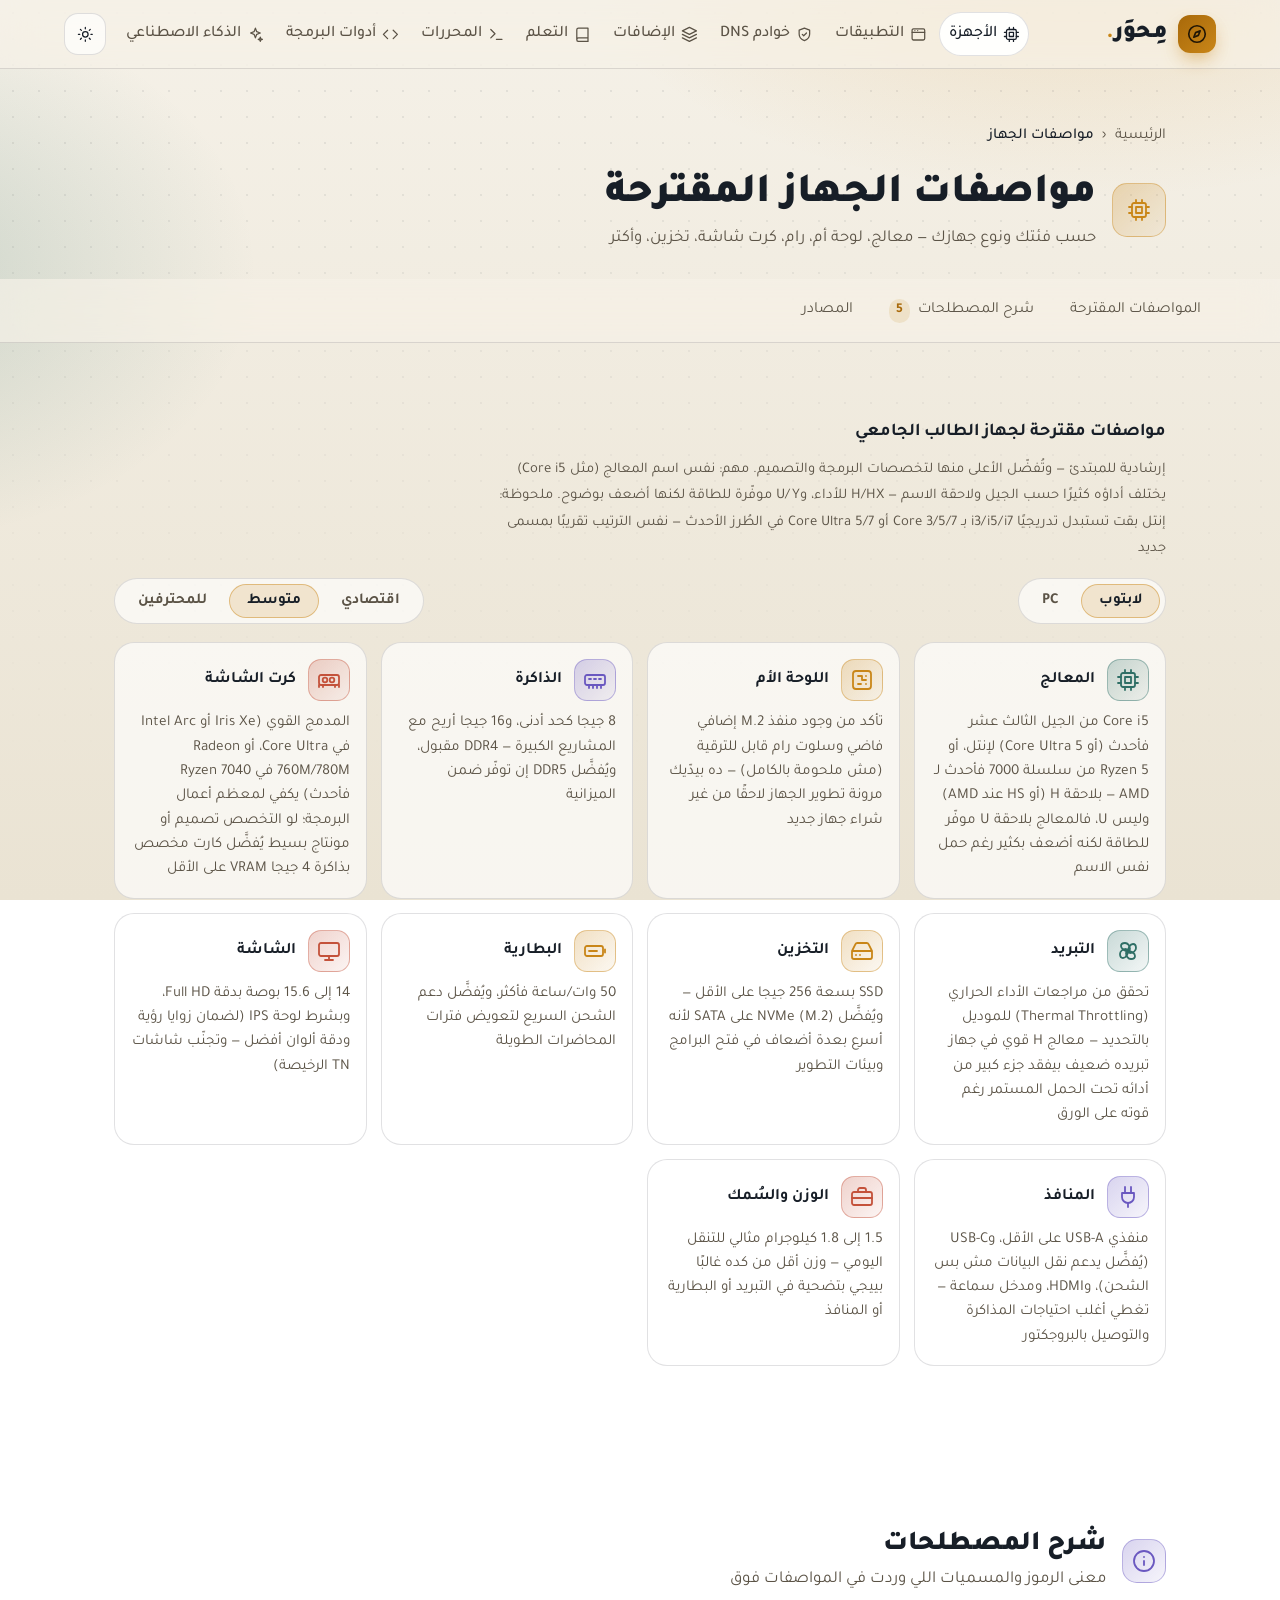
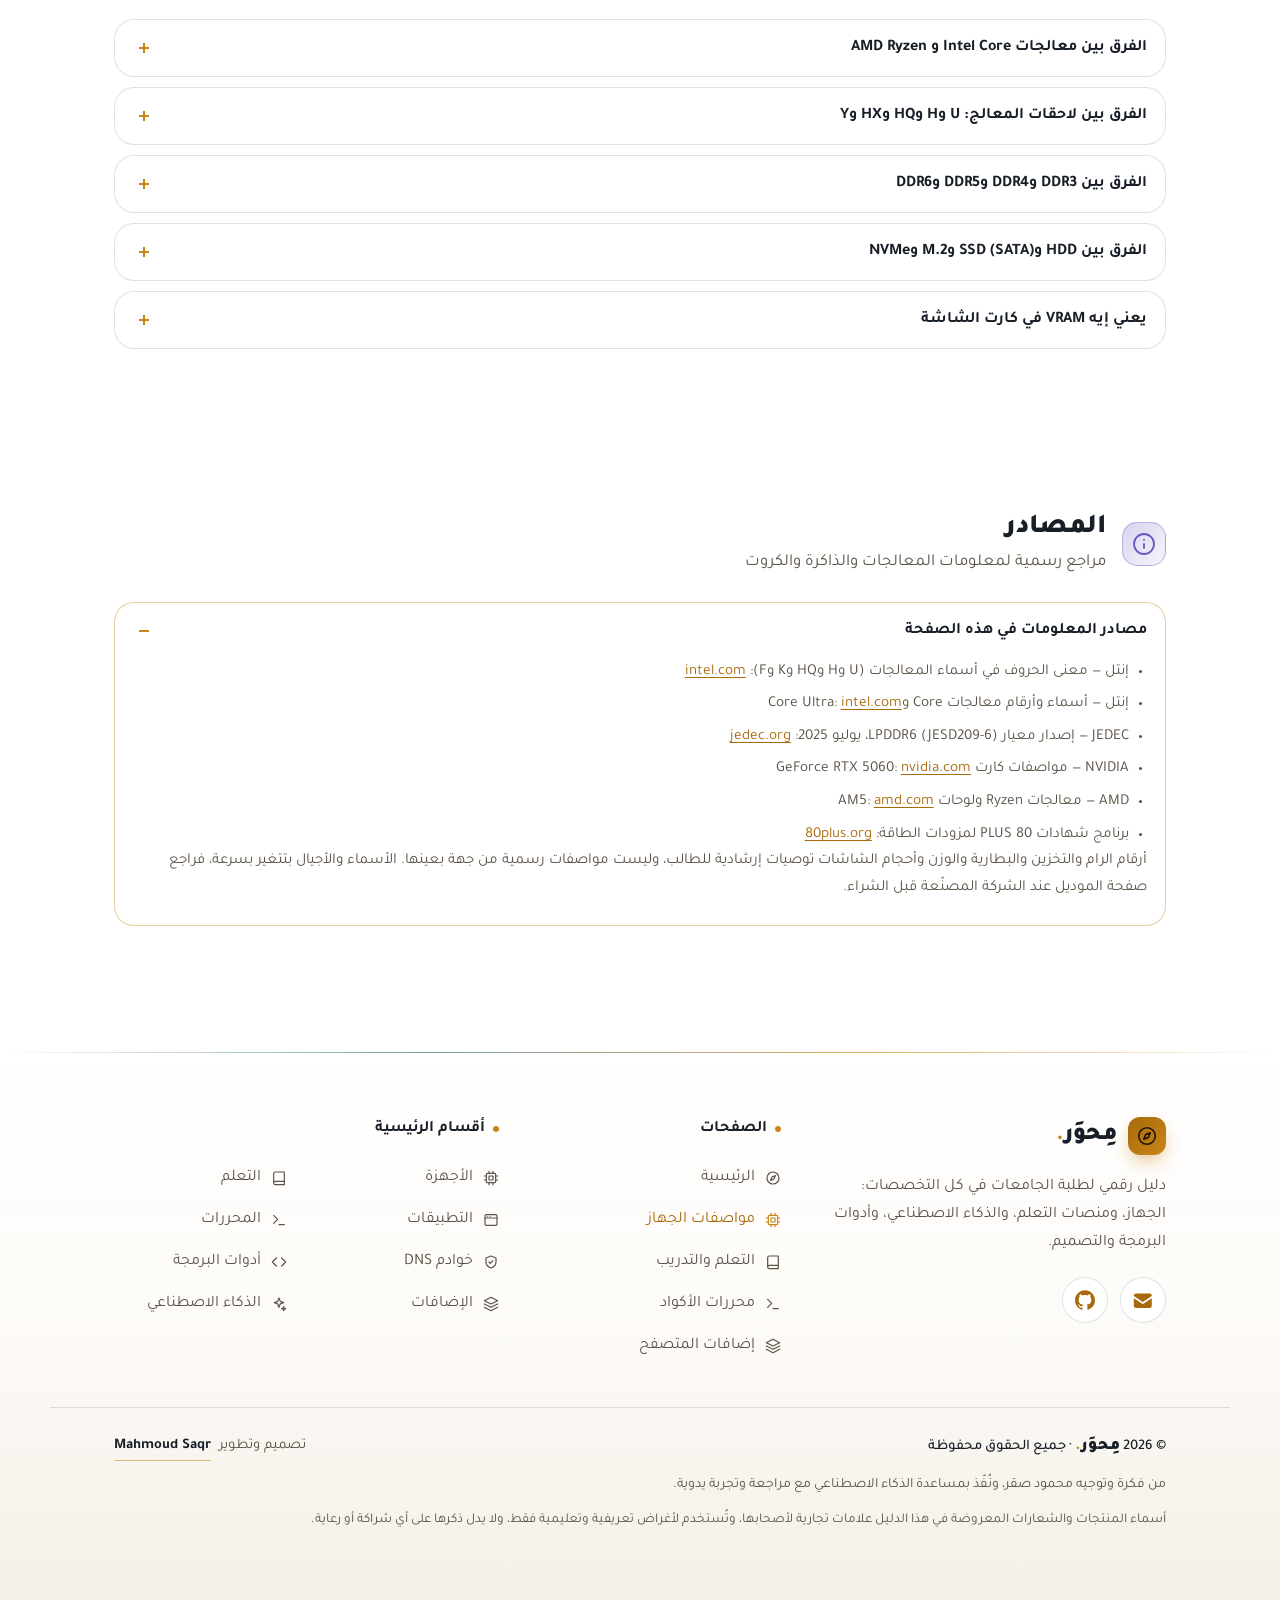
<file: specs.html>
<!DOCTYPE html>
<html lang="ar" dir="rtl">
<head>
<meta charset="UTF-8">
<meta name="viewport" content="width=device-width, initial-scale=1, viewport-fit=cover">
<meta name="theme-color" content="#0B0F16">
<meta name="description" content="مواصفات مقترحة لجهاز الطالب الجامعي حسب الفئة (اقتصادي/متوسط/محترفين) ونوع الجهاز (لابتوب أو PC) — معالج، لوحة أم، رام، كرت شاشة، تخزين، وأكتر.">
<title>مواصفات الجهاز المقترحة&nbsp;&nbsp;مِحوَر.</title>
<link rel="icon" href="assets/img/favicon.svg" type="image/svg+xml">
<link rel="manifest" href="manifest.webmanifest">
<link rel="apple-touch-icon" href="assets/img/apple-touch-icon.png">
<meta name="mobile-web-app-capable" content="yes">
<meta name="apple-mobile-web-app-capable" content="yes">
<meta name="apple-mobile-web-app-title" content="مِحوَر">
<meta name="apple-mobile-web-app-status-bar-style" content="black-translucent">
<script>
/* apply the saved theme before first paint (no flash when moving between pages) */
(function(){var r=document.documentElement,s=null;try{s=localStorage.getItem('mihwar-theme')}catch(e){}
var t=s||(matchMedia('(prefers-color-scheme: light)').matches?'light':'dark');r.dataset.theme=t;
var m=document.querySelector('meta[name=theme-color]');if(m)m.content=t==='light'?'#F5F1E8':'#0B0F16';})();
</script>
<script type="speculationrules">{"prefetch":[{"where":{"href_matches":"/*.html"},"eagerness":"moderate"}]}</script>
<link rel="preconnect" href="https://fonts.googleapis.com">
<link rel="preconnect" href="https://fonts.gstatic.com" crossorigin>
<link href="https://fonts.googleapis.com/css2?family=Tajawal:wght@400;500;700;900&family=IBM+Plex+Mono:wght@500&display=swap" rel="stylesheet">
<link rel="stylesheet" href="assets/css/base.css">
<link rel="stylesheet" href="assets/css/components.css">
<link rel="stylesheet" href="assets/css/home.css">
</head>
<body id="top" data-page="specs">
<a class="skip" href="#main">تخطَّ إلى المحتوى</a>

<svg width="0" height="0" style="position:absolute" aria-hidden="true">
<defs>
<symbol id="compass" viewBox="0 0 24 24"><circle cx="12" cy="12" r="9"/><path d="m15.5 8.5-2 5-5 2 2-5z"/></symbol>
<symbol id="cpu" viewBox="0 0 24 24"><rect x="5" y="5" width="14" height="14" rx="2"/><rect x="9" y="9" width="6" height="6"/><path d="M9 2v3M15 2v3M9 19v3M15 19v3M2 9h3M2 15h3M19 9h3M19 15h3"/></symbol>
<symbol id="board" viewBox="0 0 24 24"><rect x="3" y="3" width="18" height="18" rx="3"/><path d="M8 8h4v4M12 12h4M8 16h3M16 8v.01M16 16v.01"/></symbol>
<symbol id="ram" viewBox="0 0 24 24"><rect x="2" y="7" width="20" height="10" rx="2"/><path d="M6 17v3M10 17v3M14 17v3M18 17v3M6 11h2M11 11h2M16 11h2"/></symbol>
<symbol id="monitor" viewBox="0 0 24 24"><rect x="2" y="4" width="20" height="13" rx="2"/><path d="M8 21h8M12 17v4"/></symbol>
<symbol id="drive" viewBox="0 0 24 24"><path d="M22 12H2M5.45 5.11 2 12v6a2 2 0 0 0 2 2h16a2 2 0 0 0 2-2v-6l-3.45-6.89A2 2 0 0 0 16.76 4H7.24a2 2 0 0 0-1.79 1.11zM6 16h.01M10 16h.01"/></symbol>
<symbol id="zap" viewBox="0 0 24 24"><path d="M13 2 3 14h9l-1 8 10-12h-9z"/></symbol>
<symbol id="gpu" viewBox="0 0 24 24"><rect x="2" y="7" width="20" height="10" rx="2"/><circle cx="8" cy="12" r="2.3"/><circle cx="15" cy="12" r="2.3"/><path d="M2 17v2M6 17v2M18 17v2M22 17v2"/></symbol>
<symbol id="battery" viewBox="0 0 24 24"><rect x="2" y="7" width="18" height="10" rx="2"/><path d="M22 10.5v3"/><path d="M6 12h8"/></symbol>
<symbol id="book" viewBox="0 0 24 24"><path d="M4 19.5A2.5 2.5 0 0 1 6.5 17H20V3H6.5A2.5 2.5 0 0 0 4 5.5zM4 19.5A2.5 2.5 0 0 0 6.5 22H20v-5"/></symbol>
<symbol id="code" viewBox="0 0 24 24"><path d="m16 18 6-6-6-6M8 6l-6 6 6 6"/></symbol>
<symbol id="globe" viewBox="0 0 24 24"><circle cx="12" cy="12" r="10"/><path d="M2 12h20M12 2a15 15 0 0 1 0 20 15 15 0 0 1 0-20"/></symbol>
<symbol id="search" viewBox="0 0 24 24"><circle cx="11" cy="11" r="7"/><path d="m21 21-4.3-4.3"/></symbol>
<symbol id="chat" viewBox="0 0 24 24"><path d="M21 15a2 2 0 0 1-2 2H7l-4 4V5a2 2 0 0 1 2-2h14a2 2 0 0 1 2 2z"/></symbol>
<symbol id="trophy" viewBox="0 0 24 24"><path d="M8 21h8M12 17v4M7 4h10v5a5 5 0 0 1-10 0zM17 5h3v2a3 3 0 0 1-3 3M7 5H4v2a3 3 0 0 0 3 3"/></symbol>
<symbol id="branch" viewBox="0 0 24 24"><path d="M6 3v12M18 9a3 3 0 1 0 0-6 3 3 0 0 0 0 6zM6 21a3 3 0 1 0 0-6 3 3 0 0 0 0 6zM18 9a9 9 0 0 1-9 9"/></symbol>
<symbol id="target" viewBox="0 0 24 24"><circle cx="12" cy="12" r="10"/><circle cx="12" cy="12" r="6"/><circle cx="12" cy="12" r="2"/></symbol>
<symbol id="layers" viewBox="0 0 24 24"><path d="m12 2 10 5-10 5L2 7zM2 12l10 5 10-5M2 17l10 5 10-5"/></symbol>
<symbol id="terminal" viewBox="0 0 24 24"><path d="m4 17 6-6-6-6M12 19h8"/></symbol>
<symbol id="window" viewBox="0 0 24 24"><rect x="3" y="4" width="18" height="16" rx="2"/><path d="M3 9h18M7 6.5h.01M11 6.5h.01"/></symbol>
<symbol id="bot" viewBox="0 0 24 24"><rect x="4" y="8" width="16" height="12" rx="3"/><path d="M12 8V4M9 13v2M15 13v2"/></symbol>
<symbol id="sparkles" viewBox="0 0 24 24"><path d="m12 3 1.9 5.1L19 10l-5.1 1.9L12 17l-1.9-5.1L5 10l5.1-1.9zM19 16l.8 2.2L22 19l-2.2.8L19 22l-.8-2.2L16 19l2.2-.8z"/></symbol>
<symbol id="out" viewBox="0 0 24 24"><path d="M17 17 7 7M16 7H7v9"/></symbol>
<symbol id="alert" viewBox="0 0 24 24"><path d="M10.3 3.9 1.8 18a2 2 0 0 0 1.7 3h17a2 2 0 0 0 1.7-3L13.7 3.9a2 2 0 0 0-3.4 0zM12 9v4M12 17h.01"/></symbol>
<symbol id="info" viewBox="0 0 24 24"><circle cx="12" cy="12" r="10"/><path d="M12 16v-4M12 8h.01"/></symbol>
<symbol id="shield" viewBox="0 0 24 24"><path d="M12 3 4.5 6v5.5c0 4.5 3.2 8 7.5 9.5 4.3-1.5 7.5-5 7.5-9.5V6zM9 12l2 2 4-4"/></symbol>
<symbol id="menu" viewBox="0 0 24 24"><path d="M4 6h16M4 12h16M4 18h16"/></symbol>
<symbol id="x" viewBox="0 0 24 24"><path d="M18 6 6 18M6 6l12 12"/></symbol>
<symbol id="sun" viewBox="0 0 24 24"><circle cx="12" cy="12" r="4"/><path d="M12 2v2M12 20v2M4.9 4.9l1.4 1.4M17.7 17.7l1.4 1.4M2 12h2M20 12h2M4.9 19.1l1.4-1.4M17.7 6.3l1.4-1.4"/></symbol>
<symbol id="moon" viewBox="0 0 24 24"><path d="M21 12.8A9 9 0 1 1 11.2 3a7 7 0 0 0 9.8 9.8z"/></symbol>
<symbol id="up" viewBox="0 0 24 24"><path d="M12 19V5M5 12l7-7 7 7"/></symbol>
<symbol id="arrow-l" viewBox="0 0 24 24"><path d="M19 12H5M11 6l-6 6 6 6"/></symbol>
<symbol id="arrow-r" viewBox="0 0 24 24"><path d="M5 12h14M13 6l6 6-6 6"/></symbol>
<symbol id="github" viewBox="0 0 24 24"><path fill="currentColor" stroke="none" d="M12 .297c-6.63 0-12 5.373-12 12 0 5.303 3.438 9.8 8.205 11.385.6.113.82-.258.82-.577 0-.285-.01-1.04-.015-2.04-3.338.724-4.042-1.61-4.042-1.61C4.422 18.07 3.633 17.7 3.633 17.7c-1.087-.744.084-.729.084-.729 1.205.084 1.838 1.236 1.838 1.236 1.07 1.835 2.809 1.305 3.495.998.108-.776.417-1.305.76-1.605-2.665-.3-5.466-1.332-5.466-5.93 0-1.31.465-2.38 1.235-3.22-.135-.303-.54-1.523.105-3.176 0 0 1.005-.322 3.3 1.23.96-.267 1.98-.399 3-.405 1.02.006 2.04.138 3 .405 2.28-1.552 3.285-1.23 3.285-1.23.645 1.653.24 2.873.12 3.176.765.84 1.23 1.91 1.23 3.22 0 4.61-2.805 5.625-5.475 5.92.42.36.81 1.096.81 2.22 0 1.606-.015 2.896-.015 3.286 0 .315.21.69.825.57C20.565 22.092 24 17.592 24 12.297c0-6.627-5.373-12-12-12"/></symbol>
<symbol id="mail" viewBox="0 0 24 24"><path fill="currentColor" stroke="none" d="M2 6.5A2.5 2.5 0 0 1 4.5 4h15A2.5 2.5 0 0 1 22 6.5v.3l-10 6.4L2 6.8v-.3zM2 9.2v8.3A2.5 2.5 0 0 0 4.5 20h15a2.5 2.5 0 0 0 2.5-2.5V9.2l-9.46 6.05a1 1 0 0 1-1.08 0L2 9.2z"/></symbol>
<symbol id="ban" viewBox="0 0 24 24"><circle cx="12" cy="12" r="9"/><path d="M5.6 5.6l12.8 12.8"/></symbol>
<symbol id="family" viewBox="0 0 24 24"><circle cx="9" cy="8" r="3"/><path d="M3.5 19c0-3 2.5-5 5.5-5s5.5 2 5.5 5"/><circle cx="17" cy="9" r="2.4"/><path d="M16 14.2c2.6-.2 4.5 1.6 4.5 4.3"/></symbol>
<symbol id="router" viewBox="0 1 24 24"><path fill="currentColor" stroke="none" fill-rule="evenodd" d="M4.5 12.5h15A2.5 2.5 0 0 1 22 15v3a2.5 2.5 0 0 1-2.5 2.5h-15A2.5 2.5 0 0 1 2 18v-3a2.5 2.5 0 0 1 2.5-2.5zM5.5 15.6a1 1 0 1 0 0 2 1 1 0 0 0 0-2zM9.1 15.6a1 1 0 1 0 0 2 1 1 0 0 0 0-2z"/><path fill="none" stroke="currentColor" stroke-width="1.8" stroke-linecap="round" d="M6.5 12.5 4.6 5.5M17.5 12.5l1.9-7"/></symbol>
<symbol id="phone" viewBox="0 0 24 24"><rect x="7" y="3" width="10" height="18" rx="2.5"/><path d="M11 18h2"/></symbol>
<symbol id="os-android" viewBox="0 -1 24 24"><path fill="currentColor" stroke="none" fill-rule="evenodd" d="M3.5 17a8.5 8.5 0 0 1 17 0zM7.5 12.8a1.1 1.1 0 1 0 2.2 0 1.1 1.1 0 1 0-2.2 0zM14.3 12.8a1.1 1.1 0 1 0 2.2 0 1.1 1.1 0 1 0-2.2 0z"/><path fill="none" stroke="currentColor" stroke-width="1.6" stroke-linecap="round" d="M7.4 10.6 5 6M16.6 10.6 19 6"/></symbol>
<symbol id="os-windows" viewBox="0 0 24 24"><path fill="currentColor" stroke="none" d="M3 3h8.4v8.4H3zM12.6 3H21v8.4h-8.4zM3 12.6h8.4V21H3zM12.6 12.6H21V21h-8.4z"/></symbol>
<symbol id="fan" viewBox="0 0 24 24"><path d="M12 12c0-3 2-7 5-7 2 0 3 2 3 4 0 3-3 5-6 5"/><path d="M12 12c-3 0-7-2-7-5 0-2 2-3 4-3 3 0 5 3 5 6"/><path d="M12 12c0 3-2 7-5 7-2 0-3-2-3-4 0-3 3-5 6-5"/><path d="M12 12c3 0 7 2 7 5 0 2-2 3-4 3-3 0-5-3-5-6"/><circle cx="12" cy="12" r="1.6"/></symbol>
<symbol id="ports" viewBox="0 0 24 24"><path d="M9 2v6M15 2v6"/><path d="M6 8h12v4a6 6 0 0 1-12 0z"/><path d="M12 18v4"/></symbol>
<symbol id="briefcase" viewBox="0 0 24 24"><rect x="2" y="7" width="20" height="13" rx="2"/><path d="M8 7V5a2 2 0 0 1 2-2h4a2 2 0 0 1 2 2v2"/><path d="M2 13h20"/></symbol>
<symbol id="apple" viewBox="-1 -1 26 26"><path fill="currentColor" stroke="none" d="M12.152 6.896c-.948 0-2.415-1.078-3.96-1.04-2.04.027-3.91 1.183-4.961 3.014-2.117 3.675-.546 9.103 1.519 12.09 1.013 1.454 2.208 3.09 3.792 3.039 1.52-.065 2.09-.987 3.935-.987 1.831 0 2.35.987 3.96.948 1.637-.026 2.676-1.48 3.676-2.948 1.156-1.688 1.636-3.325 1.662-3.415-.039-.013-3.182-1.221-3.22-4.857-.026-3.04 2.48-4.494 2.597-4.559-1.429-2.09-3.623-2.324-4.39-2.376-2-.156-3.675 1.09-4.61 1.09zM15.53 3.83c.843-1.012 1.4-2.427 1.245-3.83-1.207.052-2.662.805-3.532 1.818-.78.896-1.454 2.338-1.273 3.714 1.338.104 2.715-.688 3.559-1.701"/></symbol>
</defs>
</svg>

<header>
  <div class="bar">
    <a class="logo" href="index.html" aria-label="محور"><span class="mark"><svg class="i"><use href="#compass"/></svg></span><span>مِحوَر<b>.</b></span></a>
    <nav class="links" aria-label="التنقل الرئيسي">
      <a href="index.html#hardware" data-sec="hardware" class="on" aria-current="page"><svg class="i"><use href="#cpu"/></svg>الأجهزة</a>
      <a href="index.html#apps" data-sec="apps"><svg class="i"><use href="#window"/></svg>التطبيقات</a>
      <a href="index.html#dns" data-sec="dns"><svg class="i"><use href="#shield"/></svg>خوادم DNS</a>
      <a href="extensions.html" data-sec="extensions"><svg class="i"><use href="#layers"/></svg>الإضافات</a>
      <a href="learn.html" data-sec="platforms"><svg class="i"><use href="#book"/></svg>التعلم</a>
      <a href="editors.html" data-sec="editors"><svg class="i"><use href="#terminal"/></svg>المحررات</a>
      <a href="index.html#tools" data-sec="tools"><svg class="i"><use href="#code"/></svg>أدوات البرمجة</a>
      <a href="index.html#ai" data-sec="ai"><svg class="i"><use href="#sparkles"/></svg>الذكاء الاصطناعي</a>
    </nav>
    <button class="ib" id="themeBtn" aria-label="تبديل الوضع الفاتح والداكن"><svg class="i moon"><use href="#moon"/></svg><svg class="i sun"><use href="#sun"/></svg></button>
    <button class="ib" id="menuBtn" aria-label="القائمة" aria-expanded="false"><svg class="i"><use href="#menu"/></svg></button>
  </div>
</header>

<div class="drawer" id="drawer">
      <a href="index.html#hardware" aria-current="page"><svg class="i"><use href="#cpu"/></svg>الأجهزة</a>
      <a href="index.html#apps"><svg class="i"><use href="#window"/></svg>التطبيقات</a>
      <a href="index.html#dns"><svg class="i"><use href="#shield"/></svg>خوادم DNS</a>
      <a href="extensions.html"><svg class="i"><use href="#layers"/></svg>الإضافات</a>
      <a href="learn.html"><svg class="i"><use href="#book"/></svg>التعلم</a>
      <a href="editors.html"><svg class="i"><use href="#terminal"/></svg>المحررات</a>
      <a href="index.html#tools"><svg class="i"><use href="#code"/></svg>أدوات البرمجة</a>
      <a href="index.html#ai"><svg class="i"><use href="#sparkles"/></svg>الذكاء الاصطناعي</a>
</div>

<button class="totop" id="topBtn" aria-label="العودة لأعلى الصفحة"><svg class="i"><use href="#up"/></svg></button>

<main id="main">
<section class="wrap pagehero">
  <nav class="crumbs" aria-label="مسار الصفحة"><a href="index.html">الرئيسية</a><span aria-hidden="true">‹</span><b aria-current="page">مواصفات الجهاز</b></nav>
  <div class="sec-head"><span class="ico"><svg class="i"><use href="#cpu"/></svg></span><div><h1>مواصفات الجهاز المقترحة</h1><p>حسب فئتك ونوع جهازك — معالج، لوحة أم، رام، كرت شاشة، تخزين، وأكتر</p></div></div>
</section>
<nav class="subnav" aria-label="أقسام الصفحة"><ul><li><a href="#config">المواصفات المقترحة</a></li><li><a href="#glossary">شرح المصطلحات<b>5</b></a></li><li><a href="#sources">المصادر</a></li></ul></nav>
<section id="config">
  <div class="wrap">
    <h3 class="sub">مواصفات مقترحة لجهاز الطالب الجامعي</h3>
    <p class="sub-note">إرشادية للمبتدئ — وتُفضّل الأعلى منها لتخصصات البرمجة والتصميم. مهم: نفس اسم المعالج (مثل Core i5) يختلف أداؤه كثيرًا حسب الجيل ولاحقة الاسم — H/HX للأداء، وU/Y موفّرة للطاقة لكنها أضعف بوضوح. ملحوظة: إنتل بقت تستبدل تدريجيًا i3/i5/i7 بـ Core 3/5/7 أو Core Ultra 5/7 في الطُرز الأحدث — نفس الترتيب تقريبًا بمسمى جديد</p>
    <div class="tier-row">
      <div class="tier-tabs" role="tablist" aria-label="اختر نوع الجهاز">
        <button class="tier-tab device-tab on" id="dev-laptop" data-device="laptop" role="tab" aria-selected="true" aria-controls="specs-laptop" tabindex="0">لابتوب</button>
        <button class="tier-tab device-tab" id="dev-pc" data-device="pc" role="tab" aria-selected="false" aria-controls="specs-pc" tabindex="-1">PC</button>
      </div>
      <div class="tier-tabs" role="tablist" aria-label="اختر فئة الجهاز">
        <button class="tier-tab" id="tier-b" data-tier="b" role="tab" aria-selected="false" aria-controls="specs-laptop specs-pc" tabindex="-1">اقتصادي</button>
        <button class="tier-tab on" id="tier-m" data-tier="m" role="tab" aria-selected="true" aria-controls="specs-laptop specs-pc" tabindex="0">متوسط</button>
        <button class="tier-tab" id="tier-p" data-tier="p" role="tab" aria-selected="false" aria-controls="specs-laptop specs-pc" tabindex="-1">للمحترفين</button>
      </div>
    </div>
    <div class="specs" id="specs-laptop" data-device="laptop" role="tabpanel" aria-labelledby="dev-laptop">
      <div class="spec"><div class="spec-head"><span class="ico" style="--c:var(--teal)"><svg class="i"><use href="#cpu"/></svg></span><b>المعالج</b></div><p data-b="Core i3 أو Ryzen 3 (أو Core 3 بالتسمية الجديدة عند إنتل)، من الجيل الثاني عشر فأحدث لإنتل أو سلسلة 5000 فأحدث لـ AMD — وتجنّب الأجيال الأقدم مهما كان السعر مغريًا" data-m="Core i5 من الجيل الثالث عشر فأحدث (أو Core Ultra 5) لإنتل، أو Ryzen 5 من سلسلة 7000 فأحدث لـ AMD — بلاحقة H (أو HS عند AMD) وليس U، فالمعالج بلاحقة U موفّر للطاقة لكنه أضعف بكثير رغم حمل نفس الاسم" data-p="Core i7 من الجيل الرابع عشر فأحدث (أو Core Ultra 7 فأعلى) لإنتل، أو Ryzen 7 فأعلى من سلسلة 7000 فأحدث لـ AMD — بلاحقة H أو HX (أو HS عند AMD) للاستفادة من الأداء الكامل">Core i5 من الجيل الثالث عشر فأحدث (أو Core Ultra 5) لإنتل، أو Ryzen 5 من سلسلة 7000 فأحدث لـ AMD — بلاحقة H (أو HS عند AMD) وليس U، فالمعالج بلاحقة U موفّر للطاقة لكنه أضعف بكثير رغم حمل نفس الاسم</p></div>
      <div class="spec"><div class="spec-head"><span class="ico" style="--c:var(--gold)"><svg class="i"><use href="#board"/></svg></span><b>اللوحة الأم</b></div><p data-b="غير قابلة للاستبدال عادة في هذه الفئة — تأكد فقط من إمكانية فتح الغطاء الخلفي لترقية الرام والتخزين لاحقًا، فبعض الأجهزة الرخيصة برام ملحومة (Soldered) غير قابلة للترقية إطلاقًا" data-m="تأكد من وجود منفذ M.2 إضافي فاضي وسلوت رام قابل للترقية (مش ملحومة بالكامل) — ده بيدّيك مرونة تطوير الجهاز لاحقًا من غير شراء جهاز جديد" data-p="افحص دليل الشركة المصنّعة (Service Manual) لمعرفة قابلية الترقية بالظبط قبل الشراء — أغلب أجهزة الأداء العالي بتدعم منفذي M.2 على الأقل، لكن الرام أحيانًا بتكون ملحومة حتى في الفئات الغالية">تأكد من وجود منفذ M.2 إضافي فاضي وسلوت رام قابل للترقية (مش ملحومة بالكامل) — ده بيدّيك مرونة تطوير الجهاز لاحقًا من غير شراء جهاز جديد</p></div>
      <div class="spec"><div class="spec-head"><span class="ico" style="--c:var(--violet)"><svg class="i"><use href="#ram"/></svg></span><b>الذاكرة</b></div><p data-b="8 جيجا DDR4 — كافية للتصفح والمهام الأساسية، وتجنّب DDR3 القديم لأنه أبطأ وغير مدعوم في أغلب الأجهزة الحديثة" data-m="8 جيجا كحد أدنى، و16 جيجا أريح مع المشاريع الكبيرة — DDR4 مقبول، ويُفضَّل DDR5 إن توفّر ضمن الميزانية" data-p="16 جيجا كحد أدنى، و32 جيجا لتشغيل بيئات ثقيلة — DDR5 (أحدث نوع متاح تجاريًا الآن؛ DDR6 لسه مش معتمدة رسميًا من JEDEC، ومفيش موعد رسمي لوصولها لأجهزة المستهلكين)">8 جيجا كحد أدنى، و16 جيجا أريح مع المشاريع الكبيرة — DDR4 مقبول، ويُفضَّل DDR5 إن توفّر ضمن الميزانية</p></div>
      <div class="spec"><div class="spec-head"><span class="ico" style="--c:var(--coral)"><svg class="i"><use href="#gpu"/></svg></span><b>كرت الشاشة</b></div><p data-b="المدمج فقط (Intel UHD/Iris Xe أو AMD Radeon المدمج) — كافٍ تمامًا للبرمجة والتصفح، ولا داعي لكارت مخصص في هذه الفئة إطلاقًا" data-m="المدمج القوي (Iris Xe أو Intel Arc في Core Ultra، أو Radeon 760M/780M في Ryzen 7040 فأحدث) يكفي لمعظم أعمال البرمجة؛ لو التخصص تصميم أو مونتاج بسيط يُفضَّل كارت مخصص بذاكرة 4 جيجا VRAM على الأقل" data-p="كارت مخصص بذاكرة 6 جيجا VRAM فأكثر إلزامي لو التخصص تصميم/مونتاج/تعلّم آلي محلي — أما للبرمجة العامة فالمدمج القوي يكفي وتوفير تكلفة الكارت أفضل">المدمج القوي (Iris Xe أو Intel Arc في Core Ultra، أو Radeon 760M/780M في Ryzen 7040 فأحدث) يكفي لمعظم أعمال البرمجة؛ لو التخصص تصميم أو مونتاج بسيط يُفضَّل كارت مخصص بذاكرة 4 جيجا VRAM على الأقل</p></div>
      <div class="spec"><div class="spec-head"><span class="ico" style="--c:var(--teal)"><svg class="i"><use href="#fan"/></svg></span><b>التبريد</b></div><p data-b="غير قابل للاختيار في اللابتوب (نظام مغلق) — لكن يُفضَّل مراجعة تقييمات الحرارة والصوت للموديل قبل الشراء، فبعض الأجهزة الرخيصة بتسخن بسرعة تحت الحمل المستمر" data-m="تحقق من مراجعات الأداء الحراري (Thermal Throttling) للموديل بالتحديد — معالج H قوي في جهاز تبريده ضعيف بيفقد جزء كبير من أدائه تحت الحمل المستمر رغم قوته على الورق" data-p="أنظمة تبريد بمروحتين أو أكتر مهمة هنا خصوصًا مع كارت شاشة مخصص — راجع تقييمات الصوت تحت الحمل، فبعض أجهزة الأداء العالي بتبقى صاخبة جدًا">تحقق من مراجعات الأداء الحراري (Thermal Throttling) للموديل بالتحديد — معالج H قوي في جهاز تبريده ضعيف بيفقد جزء كبير من أدائه تحت الحمل المستمر رغم قوته على الورق</p></div>
      <div class="spec"><div class="spec-head"><span class="ico"><svg class="i"><use href="#drive"/></svg></span><b>التخزين</b></div><p data-b="SSD بسعة 128 إلى 256 جيجا — SATA (سواء 2.5 بوصة أو M.2 SATA) يكفي، ولا داعي لـ NVMe في هذه الفئة" data-m="SSD بسعة 256 جيجا على الأقل — ويُفضَّل NVMe (M.2) على SATA لأنه أسرع بعدة أضعاف في فتح البرامج وبيئات التطوير" data-p="SSD بسعة 512 جيجا فأكثر — NVMe (M.2) شبه إلزامي هنا، ويُفضَّل PCIe Gen4 للأداء الأعلى">SSD بسعة 256 جيجا على الأقل — ويُفضَّل NVMe (M.2) على SATA لأنه أسرع بعدة أضعاف في فتح البرامج وبيئات التطوير</p></div>
      <div class="spec"><div class="spec-head"><span class="ico" style="--c:var(--gold)"><svg class="i"><use href="#battery"/></svg></span><b>البطارية</b></div><p data-b="40 وات/ساعة (Wh) فأكثر — تكفي يوم دراسي عادي، وتجنّب الاعتماد على عدد الساعات المعلن من الشركة وحده لأنه بيتغيّر حسب الاستخدام الفعلي" data-m="50 وات/ساعة فأكثر، ويُفضَّل دعم الشحن السريع لتعويض فترات المحاضرات الطويلة" data-p="60 وات/ساعة فأكثر خصوصًا مع وجود كارت شاشة مخصص يستهلك طاقة أعلى، ويُفضَّل دعم الشحن عبر USB-C Power Delivery لمرونة أكبر">50 وات/ساعة فأكثر، ويُفضَّل دعم الشحن السريع لتعويض فترات المحاضرات الطويلة</p></div>
      <div class="spec"><div class="spec-head"><span class="ico" style="--c:var(--coral)"><svg class="i"><use href="#monitor"/></svg></span><b>الشاشة</b></div><p data-b="14 إلى 15.6 بوصة بدقة HD أو أعلى (يُفضَّل Full HD)، بشرط لوحة IPS — وتجنّب أي شاشة أقل من 14 بوصة مهما كانت الفئة، فهي مُتعبة للعين في المذاكرة الطويلة" data-m="14 إلى 15.6 بوصة بدقة Full HD، وبشرط لوحة IPS (لضمان زوايا رؤية ودقة ألوان أفضل — وتجنّب شاشات TN الرخيصة)" data-p="15 بوصة فأكثر بدقة Full HD ودقة ألوان عالية، بلوحة IPS إلزاميًا">14 إلى 15.6 بوصة بدقة Full HD، وبشرط لوحة IPS (لضمان زوايا رؤية ودقة ألوان أفضل — وتجنّب شاشات TN الرخيصة)</p></div>
      <div class="spec"><div class="spec-head"><span class="ico" style="--c:var(--violet)"><svg class="i"><use href="#ports"/></svg></span><b>المنافذ</b></div><p data-b="منفذ USB-A واحد على الأقل وHDMI ومنفذ شحن — كافية للاستخدام الأساسي، وتجنّب الأجهزة بمنفذ USB-C واحد بس لأنه هيحتاج موزّع (Hub) دايمًا" data-m="منفذي USB-A على الأقل، وUSB-C (يُفضَّل يدعم نقل البيانات مش بس الشحن)، وHDMI، ومدخل سماعة — تغطي أغلب احتياجات المذاكرة والتوصيل بالبروجكتور" data-p="منفذ Thunderbolt أو USB-C يدعم DisplayPort مهم لتوصيل شاشات خارجية متعددة بجودة عالية، بالإضافة لمنافذ USB-A وHDMI — راجع القائمة كاملة فبعض الأجهزة الرفيعة جدًا بتضحي بالمنافذ لصالح الخفة">منفذي USB-A على الأقل، وUSB-C (يُفضَّل يدعم نقل البيانات مش بس الشحن)، وHDMI، ومدخل سماعة — تغطي أغلب احتياجات المذاكرة والتوصيل بالبروجكتور</p></div>
      <div class="spec"><div class="spec-head"><span class="ico" style="--c:var(--coral)"><svg class="i"><use href="#briefcase"/></svg></span><b>الوزن والسُمك</b></div><p data-b="2 كيلوجرام أو أقل مقبول لجهاز هيتحمل يوميًا للكلية — الوزن الأكبر مش مشكلة لو الجهاز هيفضل غالبًا على المكتب" data-m="1.5 إلى 1.8 كيلوجرام مثالي للتنقل اليومي — وزن أقل من كده غالبًا بييجي بتضحية في التبريد أو البطارية أو المنافذ" data-p="الوزن هنا أولوية أقل من الأداء غالبًا (2 إلى 2.5 كيلوجرام شائع في أجهزة الأداء العالي بسبب التبريد الأقوى) — لو الخفة أهم من الأداء، راجع فئة اللابتوبات الرفيعة (Ultrabook) بدل فئة المحترفين">1.5 إلى 1.8 كيلوجرام مثالي للتنقل اليومي — وزن أقل من كده غالبًا بييجي بتضحية في التبريد أو البطارية أو المنافذ</p></div>
    </div>
    <div class="specs" id="specs-pc" data-device="pc" role="tabpanel" aria-labelledby="dev-pc" style="display:none">
      <div class="spec"><div class="spec-head"><span class="ico" style="--c:var(--teal)"><svg class="i"><use href="#cpu"/></svg></span><b>المعالج</b></div><p data-b="Core i3 أو Ryzen 3 لسطح المكتب (بدون لاحقة K)، من الجيل الثاني عشر فأحدث لإنتل أو Ryzen 5000 فأحدث لـ AMD — يكفي للمهام الأساسية والبرمجة الخفيفة. معالجات Ryzen 3 من سلسلة 5000 نادرة في السوق، فلو مش لاقيها فـ Ryzen 5 من نفس السلسلة بديل مناسب" data-m="Core i5 من الجيل الثالث عشر فأحدث (أو Core Ultra 5) لإنتل، أو Ryzen 5 من سلسلة 7000 فأحدث لـ AMD — تجنّب لاحقة F لو مش هتركّب كارت شاشة منفصل من البداية، لأنها بدون رسومات مدمجة" data-p="Core i7 أو Ryzen 7 فأعلى لسطح المكتب، ويُفضَّل لاحقة K (غير مقفول) عند إنتل لو هتعمل Overclocking (معظم معالجات Ryzen لسطح المكتب غير مقفولة أصلًا) — ومعالجات K فيها رسومات مدمجة، أما F وKF فبدونها، فيُفضَّل كارت شاشة منفصل في هذه الفئة">Core i5 من الجيل الثالث عشر فأحدث (أو Core Ultra 5) لإنتل، أو Ryzen 5 من سلسلة 7000 فأحدث لـ AMD — تجنّب لاحقة F لو مش هتركّب كارت شاشة منفصل من البداية، لأنها بدون رسومات مدمجة</p></div>
      <div class="spec"><div class="spec-head"><span class="ico" style="--c:var(--gold)"><svg class="i"><use href="#board"/></svg></span><b>اللوحة الأم</b></div><p data-b="شريحة H (مثل H610 لإنتل أو A520 لـ AMD) — أرخص خيار، تدعم المعالجات الأساسية وتكفي لهذه الفئة تمامًا، لكنها لا تدعم Overclocking" data-m="شريحة B (مثل B760 لإنتل أو B650 لـ AMD، أو B860 لو المعالج Core Ultra 200S) — توازن جيد بين السعر والمزايا. لوحات AMD AM5 (ومنها B650) وB860 بتدعم DDR5 فقط، أما B760 فبتيجي بنسخ DDR4 أو DDR5 حسب الطراز، وتأكد إن الـ socket مطابق للمعالج المختار" data-p="شريحة Z (مثل Z790 لإنتل، أو Z890 لـ Core Ultra 200S) أو X (مثل X670 أو X870 لـ AMD) لو هتعمل Overclocking بمعالج K — وإلا فشريحة B تكفي وتوفّر في التكلفة لصالح كارت الشاشة أو المعالج نفسه">شريحة B (مثل B760 لإنتل أو B650 لـ AMD، أو B860 لو المعالج Core Ultra 200S) — توازن جيد بين السعر والمزايا. لوحات AMD AM5 (ومنها B650) وB860 بتدعم DDR5 فقط، أما B760 فبتيجي بنسخ DDR4 أو DDR5 حسب الطراز، وتأكد إن الـ socket مطابق للمعالج المختار</p></div>
      <div class="spec"><div class="spec-head"><span class="ico" style="--c:var(--violet)"><svg class="i"><use href="#ram"/></svg></span><b>الذاكرة</b></div><p data-b="8 جيجا DDR4 (قناة واحدة تكفي للمهام الأساسية) — وتجنّب DDR3 القديم لأنه أبطأ وغير مدعوم في أغلب اللوحات الحديثة" data-m="16 جيجا كحد أدنى، ويُفضَّل عصتين 8+8 (Dual-Channel) بدل عصا واحدة 16 لأداء أفضل — DDR4 مقبول مع لوحات إنتل اللي بتدعمه، ويُفضَّل DDR5 إن توفّر ضمن الميزانية (ومع Ryzen 7000 فأحدث أو Core Ultra 200S فـ DDR5 هو الخيار الوحيد)" data-p="32 جيجا فأكثر بنظام Dual-Channel، DDR5 (أحدث نوع متاح تجاريًا الآن؛ DDR6 لسه مش معتمدة رسميًا من JEDEC، ومفيش موعد رسمي لوصولها لأجهزة المستهلكين)">16 جيجا كحد أدنى، ويُفضَّل عصتين 8+8 (Dual-Channel) بدل عصا واحدة 16 لأداء أفضل — DDR4 مقبول مع لوحات إنتل اللي بتدعمه، ويُفضَّل DDR5 إن توفّر ضمن الميزانية (ومع Ryzen 7000 فأحدث أو Core Ultra 200S فـ DDR5 هو الخيار الوحيد)</p></div>
      <div class="spec"><div class="spec-head"><span class="ico" style="--c:var(--coral)"><svg class="i"><use href="#gpu"/></svg></span><b>كرت الشاشة</b></div><p data-b="المدمج في المعالج يكفي لو المعالج مش من نوع F — البرمجة والتصفح ما بيحتاجوش كارت منفصل" data-m="كارت منفصل بذاكرة 6 إلى 8 جيجا VRAM (زي RTX 3050 بنسخة 6 أو 8 جيجا، أو RTX 5050) يفيد لو التخصص تصميم أو مونتاج، أما للبرمجة العامة فالمدمج (لو موجود) كافٍ" data-p="كارت منفصل بذاكرة 8 جيجا VRAM فأكثر (RTX 5060 أو أعلى، أو ما يعادله من AMD وIntel Arc) شبه إلزامي هنا، خصوصًا لو المعالج من نوع F بدون رسومات مدمجة أصلًا">كارت منفصل بذاكرة 6 إلى 8 جيجا VRAM (زي RTX 3050 بنسخة 6 أو 8 جيجا، أو RTX 5050) يفيد لو التخصص تصميم أو مونتاج، أما للبرمجة العامة فالمدمج (لو موجود) كافٍ</p></div>
      <div class="spec"><div class="spec-head"><span class="ico" style="--c:var(--teal)"><svg class="i"><use href="#fan"/></svg></span><b>التبريد</b></div><p data-b="المبرّد المرفق مع المعالج (Stock Cooler) يكفي تمامًا لهذه الفئة، ولا داعي لشراء كولر إضافي" data-m="المبرّد المرفق غالبًا كافٍ، لكن كولر هوائي بسيط (Air Cooler) رخيص يحسّن الحرارة والصوت لو المعالج بيشتغل بحمل مستمر (ترجمة كود، رندرة)" data-p="كولر هوائي كبير أو تبريد مائي (AIO Liquid Cooler) شبه إلزامي هنا خصوصًا مع معالج K مفتوح للتعديل — المبرّد المرفق (لو وُجد أصلًا) غير كافٍ للحفاظ على الأداء الكامل">المبرّد المرفق غالبًا كافٍ، لكن كولر هوائي بسيط (Air Cooler) رخيص يحسّن الحرارة والصوت لو المعالج بيشتغل بحمل مستمر (ترجمة كود، رندرة)</p></div>
      <div class="spec"><div class="spec-head"><span class="ico"><svg class="i"><use href="#drive"/></svg></span><b>التخزين</b></div><p data-b="SSD SATA بسعة 256 جيجا على الأقل — وأغلب اللوحات الأم الحديثة بتدعم منفذ M.2 حتى في الفئة الاقتصادية، فلو متاح استخدمه بدل SATA" data-m="SSD NVMe (M.2) بسعة 512 جيجا على الأقل، مع إمكانية إضافة هارد HDD لاحقًا كتخزين ثانوي رخيص للملفات الكبيرة" data-p="SSD NVMe (M.2) بسعة 1 تيرابايت فأكثر، ويُفضَّل PCIe Gen4، مع إمكانية تركيب هارد إضافي للأرشفة">SSD NVMe (M.2) بسعة 512 جيجا على الأقل، مع إمكانية إضافة هارد HDD لاحقًا كتخزين ثانوي رخيص للملفات الكبيرة</p></div>
      <div class="spec"><div class="spec-head"><span class="ico" style="--c:var(--gold)"><svg class="i"><use href="#zap"/></svg></span><b>مزود الطاقة</b></div><p data-b="450 إلى 500 وات، بشهادة كفاءة 80 Plus كحد أدنى — كافٍ للمكونات الأساسية بدون كارت شاشة منفصل" data-m="550 إلى 650 وات، بشهادة 80 Plus Bronze على الأقل — يوفّر هامش أمان مناسب مع كارت شاشة متوسط" data-p="650 إلى 750 وات فأكثر، بشهادة 80 Plus Bronze أو Gold — ضروري مع كارت شاشة قوي لتفادي عدم استقرار النظام تحت الحمل">550 إلى 650 وات، بشهادة 80 Plus Bronze على الأقل — يوفّر هامش أمان مناسب مع كارت شاشة متوسط</p></div>
      <div class="spec"><div class="spec-head"><span class="ico" style="--c:var(--coral)"><svg class="i"><use href="#monitor"/></svg></span><b>الشاشة</b></div><p data-b="شاشة منفصلة 21 إلى 22 بوصة بدقة Full HD، بشرط لوحة IPS — بتتشترى منفصلة عن باقي الجهاز" data-m="شاشة 24 بوصة بدقة Full HD، بشرط لوحة IPS، ويُفضَّل معدل تحديث 75 هرتز فأكثر لراحة العين في المذاكرة الطويلة" data-p="شاشة 24 إلى 27 بوصة بدقة Full HD أو أعلى (2K)، بلوحة IPS ومعدل تحديث 75 هرتز فأكثر إلزاميًا">شاشة 24 بوصة بدقة Full HD، بشرط لوحة IPS، ويُفضَّل معدل تحديث 75 هرتز فأكثر لراحة العين في المذاكرة الطويلة</p></div>
    </div>
  </div>
</section>
<section id="glossary">
  <div class="wrap">
    <div class="sec-head sm"><span class="ico" style="--c:var(--violet)"><svg class="i"><use href="#info"/></svg></span><div><h2>شرح المصطلحات</h2><p>معنى الرموز والمسميات اللي وردت في المواصفات فوق</p></div></div>
    <div class="glossary">
      <details class="gitem">
        <summary>الفرق بين معالجات Intel Core و AMD Ryzen</summary>
        <div class="gbody">
          <p>الاثنان جيدان، والفرق مش تفوّق مطلق لطرف على التاني:</p>
          <ul>
            <li><b>Intel Core:</b> تسميتها i3/i5/i7/i9، وفي الأجيال الحديثة بقت Core 3/5/7 أو Core Ultra 5/7/9.</li>
            <li><b>AMD Ryzen:</b> تسميتها Ryzen 3/5/7/9، وكل معالج بيتركب على لوحة أم بمقبس (Socket) مختلف عن مقبس إنتل، يعني مش هتقدر تبدّل بينهم على نفس اللوحة.</li>
          </ul>
          <p>المهم فعليًا مقارنة الفئة والجيل (زي i5 مقابل Ryzen 5 من نفس السنة تقريبًا) ومراجعات الأداء (Benchmarks) للموديل بالتحديد، مش الاسم التجاري بمفرده — لأن الأفضلية بتتغير من جيل لجيل.</p>
        </div>
      </details>
      <details class="gitem" data-device="laptop">
        <summary>الفرق بين لاحقات المعالج: U وH وHQ وHX وY</summary>
        <div class="gbody">
          <ul>
            <li><b>U:</b> موفِّر للطاقة، أداء منخفض إلى متوسط — مناسب للتصفح والمذاكرة والمهام الأساسية، لكنه أضعف تحت الأحمال الثقيلة.</li>
            <li><b>Y:</b> استهلاك طاقة منخفض جدًا، لأجهزة رقيقة جدًا وبدون مروحة غالبًا — الأضعف أداءً بينهم، وأقل شيوعًا في الأجيال الحديثة.</li>
            <li><b>H:</b> أداء كامل وأعلى بوضوح من U، مع استهلاك طاقة وحرارة أعلى — الخيار المناسب للبرمجة والتصميم.</li>
            <li><b>HQ:</b> تسمية قديمة (Q = رباعي الأنوية) كانت بنفس فكرة H، وتوقّفت إنتل عن استخدامها في الأجيال الحديثة لصالح H.</li>
            <li><b>HX:</b> أعلى فئة أداء (أجهزة الألعاب ومحطات العمل)، استهلاك طاقة وحرارة أعلى من H العادي.</li>
          </ul>
        </div>
      </details>
      <details class="gitem" data-device="pc" style="display:none">
        <summary>الفرق بين لاحقات معالج الديسكتوب: بدون لاحقة، وF، وK، وKF</summary>
        <div class="gbody">
          <ul>
            <li><b>بدون لاحقة (مثل i5-13400):</b> مقفول (مش قابل لتعديل السرعة/Overclocking)، وبييجي غالبًا برسومات مدمجة — الخيار الافتراضي لمعظم المستخدمين.</li>
            <li><b>F (مثل i5-13400F):</b> نفس أداء النسخة العادية تقريبًا، لكن بدون رسومات مدمجة إطلاقًا — لازم كارت شاشة منفصل عشان تظهر أي صورة على الشاشة، وغالبًا أرخص شوية.</li>
            <li><b>K (مثل i5-13600K):</b> مفتوح للتعديل (Overclocking)، وبيجي بسرعات أعلى من الأساس — محتاج تبريد أقوى ولوحة أم من سلسلة Z تدعم التعديل.</li>
            <li><b>KF:</b> يجمع بين K وF معًا — مفتوح للتعديل وبدون رسومات مدمجة في نفس الوقت.</li>
          </ul>
          <p>عند AMD التسمية مختلفة: اللاحقة F (مثل Ryzen 5 7500F) معناها بدون رسومات مدمجة إطلاقًا، واللاحقة G (مثل Ryzen 7 8700G) معناها رسومات مدمجة أقوى بكتير. أغلب معالجات Ryzen 7000 و9000 العادية فيها رسومات مدمجة بسيطة تكفي لعرض الصورة فقط، والمضاعف غير مقفول في أغلب الطُرز.</p>
        </div>
      </details>
      <details class="gitem" data-device="pc" style="display:none">
        <summary>الفرق بين شرائح اللوحة الأم: H وB وZ (إنتل) / A وB وX (AMD)</summary>
        <div class="gbody">
          <p>الشريحة (Chipset) بتحدد مميزات اللوحة الأم، وأهم حاجة تتأكد منها إن اسم الـ socket بتاعها مطابق لجيل المعالج المختار قبل ما تشتري أي حاجة:</p>
          <ul>
            <li><b>H610 / A620 (اقتصادي):</b> أساسيات فقط، بدون دعم Overclocking للمعالج، وعدد منافذ ومنافذ M.2 محدود.</li>
            <li><b>B760 / B650 / B860 (متوسط):</b> توازن جيد بين السعر والمزايا، بمنافذ ومزايا أكتر من الاقتصادي. لوحات B650 عند AMD بتدعم Overclocking للمعالج، بعكس إنتل اللي مفيهاش ده في سلسلة B.</li>
            <li><b>Z790 / Z890 / X670 / X870 (محترفين):</b> أعلى فئة، تدعم Overclocking الكامل عند إنتل، ومنافذ M.2 ومسارات PCIe أكتر لكارت الشاشة والتخزين.</li>
          </ul>
        </div>
      </details>
      <details class="gitem">
        <summary>الفرق بين DDR3 وDDR4 وDDR5 وDDR6</summary>
        <div class="gbody">
          <ul>
            <li><b>DDR3:</b> قديم جدًا، بطيء، وغير مدعوم في أغلب الأجهزة الحديثة — تجنّبه تمامًا.</li>
            <li><b>DDR4:</b> لسه منتشر في أجهزة كتير، وسرعته تكفي لمعظم الاستخدامات — لكن المنصات الحديثة (AMD AM5 وIntel Core Ultra 200S) بتدعم DDR5 فقط.</li>
            <li><b>DDR5:</b> الأحدث المتاح تجاريًا، أسرع وأقل استهلاكًا للطاقة من DDR4.</li>
            <li><b>DDR6:</b> لسه مش معتمدة رسميًا من JEDEC (اللي نشرته JEDEC رسميًا في يوليو 2025 هو LPDDR6 للأجهزة المحمولة بس) — ومفيش موعد رسمي لوصولها لأجهزة المستهلكين، والتقارير غير الرسمية بتتراوح بين 2027 و2029.</li>
          </ul>
        </div>
      </details>
      <details class="gitem" data-device="pc" style="display:none">
        <summary>يعني إيه Dual-Channel في الذاكرة</summary>
        <div class="gbody">
          <p>ده يعني تركيب عصتين رام (يُفضَّل تكون متطابقتين في السعة والسرعة) في قنوات مختلفة على اللوحة الأم بدل عصا واحدة بنفس السعة الكلية.</p>
          <ul>
            <li><b>مثال:</b> عصتين 8+8 جيجا (Dual-Channel) غالبًا بيدوا أداء أفضل من عصا واحدة 16 جيجا (Single-Channel)، رغم إن السعة الإجمالية واحدة.</li>
            <li><b>السبب:</b> القنوات المتعددة بتدي عرض نطاق ترددي (Bandwidth) أعلى للذاكرة، وده بيحسّن الأداء بشكل ملحوظ خصوصًا مع الرسومات المدمجة، لأنها بتستخدم الرام كذاكرة فيديو مؤقتة.</li>
          </ul>
        </div>
      </details>
      <details class="gitem">
        <summary>الفرق بين HDD وSSD (SATA) وM.2 وNVMe</summary>
        <div class="gbody">
          <ul>
            <li><b>HDD:</b> هارد ميكانيكي تقليدي بأقراص دوارة — بطيء جدًا وعرضة للتلف بالصدمات، تجنّبه كقرص أساسي للنظام.</li>
            <li><b>SSD (SATA):</b> قرص حالة صلبة بلا أجزاء متحركة — أسرع من HDD بعدة أضعاف، لكن بسرعة محدودة ببروتوكول SATA (حوالي 550 ميجابايت/ثانية).</li>
            <li><b>M.2:</b> مجرد شكل ومنفذ صغير على اللوحة الأم، وليس نوع تخزين بحد ذاته — ممكن يكون M.2 SATA (بنفس سرعة SATA) أو M.2 NVMe (أسرع بكثير)، فلازم تتأكد من النوع عند الشراء.</li>
            <li><b>NVMe:</b> بروتوكول فائق السرعة يتصل مباشرة عبر PCIe، وغالبًا ما يُركَّب على منفذ M.2 — أسرع خيار متاح حاليًا، وهو الأفضل لبيئات التطوير.</li>
          </ul>
        </div>
      </details>
      <details class="gitem">
        <summary>يعني إيه VRAM في كارت الشاشة</summary>
        <div class="gbody">
          <p>VRAM هي ذاكرة مخصصة لكارت الشاشة نفسه، منفصلة تمامًا عن الرام العادي بتاع الجهاز، وبيخزّن فيها الكارت بيانات الصور والتكستشر والفيديو اللي بيعالجها.</p>
          <ul>
            <li>كلما زادت سعة الـ VRAM قدر الكارت يتعامل مع دقة وتفاصيل أعلى في الألعاب أو برامج التصميم والمونتاج من غير تهنيج.</li>
            <li>الرسومات المدمجة (زي Iris Xe أو Radeon المدمج) مالهاش VRAM مخصصة، فبتستخدم جزء من الرام العادي بدلها — وده أبطأ من VRAM مخصصة على كارت منفصل.</li>
          </ul>
        </div>
      </details>
      <details class="gitem" data-device="pc" style="display:none">
        <summary>يعني إيه شهادة 80 Plus لمزود الطاقة (White / Bronze / Gold)</summary>
        <div class="gbody">
          <p>شهادة 80 Plus بتقيس نسبة الطاقة الكهربائية اللي مزود الطاقة بيحوّلها فعليًا لطاقة مفيدة للمكونات، بدل ما تتبدد كحرارة.</p>
          <ul>
            <li><b>White:</b> أقل مستوى معتمَد، كفاءة أساسية.</li>
            <li><b>Bronze:</b> مستوى اقتصادي بكفاءة جيدة وسعر معقول — يكفي لمعظم أجهزة الطلبة.</li>
            <li><b>Silver:</b> كفاءة أعلى من Bronze، لكنه أقل انتشارًا من Bronze وGold.</li>
            <li><b>Gold:</b> كفاءة ملحوظة أعلى، استهلاك كهرباء وحرارة أقل — قيمة جيدة لو الميزانية تسمح.</li>
            <li><b>Platinum / Titanium:</b> أعلى كفاءة وأغلى سعر — غالبًا مش ضروري لاستخدام جامعي عادي.</li>
          </ul>
        </div>
      </details>
    </div>
  </div>
</section>
<section id="sources">
  <div class="wrap">
    <div class="sec-head sm"><span class="ico" style="--c:var(--violet)"><svg class="i"><use href="#info"/></svg></span><div><h2>المصادر</h2><p>مراجع رسمية لمعلومات المعالجات والذاكرة والكروت</p></div></div>
    <div class="glossary">
      <details class="gitem" open>
        <summary>مصادر المعلومات في هذه الصفحة</summary>
        <div class="gbody">
          <ul>
            <li>إنتل — معنى الحروف في أسماء المعالجات (U وH وHQ وK وF): <a href="https://www.intel.com/content/www/us/en/support/articles/000058567.html" target="_blank" rel="noopener">intel.com</a></li>
            <li>إنتل — أسماء وأرقام معالجات Core وCore Ultra: <a href="https://www.intel.com/content/www/us/en/processors/processor-numbers.htm" target="_blank" rel="noopener">intel.com</a></li>
            <li>JEDEC — إصدار معيار LPDDR6 (JESD209-6)، يوليو 2025: <a href="https://www.jedec.org/node/9557" target="_blank" rel="noopener">jedec.org</a></li>
            <li>NVIDIA — مواصفات كارت GeForce RTX 5060: <a href="https://www.nvidia.com/en-us/geforce/news/ultimate-guide-to-5060/" target="_blank" rel="noopener">nvidia.com</a></li>
            <li>AMD — معالجات Ryzen ولوحات AM5: <a href="https://www.amd.com/" target="_blank" rel="noopener">amd.com</a></li>
            <li>برنامج شهادات 80 PLUS لمزودات الطاقة: <a href="https://www.80plus.org/" target="_blank" rel="noopener">80plus.org</a></li>
          </ul>
          <p>أرقام الرام والتخزين والبطارية والوزن وأحجام الشاشات توصيات إرشادية للطالب، وليست مواصفات رسمية من جهة بعينها. الأسماء والأجيال بتتغير بسرعة، فراجع صفحة الموديل عند الشركة المصنّعة قبل الشراء.</p>
        </div>
      </details>
    </div>
  </div>
</section>
</main>

<footer>
  <div class="wrap fgrid">
    <div class="fbrand">
      <a class="logo" href="index.html" aria-label="محور"><span class="mark"><svg class="i"><use href="#compass"/></svg></span><span>مِحوَر<b>.</b></span></a>
      <p>دليل رقمي لطلبة الجامعات في كل التخصصات: الجهاز، ومنصات التعلم، والذكاء الاصطناعي، وأدوات البرمجة والتصميم.</p>
      <div class="contact">
        <a class="cbtn mail" href="https://mail.google.com/mail/?view=cm&fs=1&to=mahmoud.saqr.dm@gmail.com" target="_blank" rel="noopener" aria-label="راسلنا عبر البريد الإلكتروني" data-tip="mahmoud.saqr.dm@gmail.com"><svg class="i"><use href="#mail"/></svg></a>
        <a class="cbtn gh" href="https://github.com/saqr365" target="_blank" rel="noopener" aria-label="حساب محمود صقر على جيت هاب" data-tip="GitHub"><svg class="i"><use href="#github"/></svg></a>
      </div>
    </div>
    <nav class="fcol" aria-label="صفحات الموقع"><h4>الصفحات</h4><div class="fpages"><a href="index.html"><svg class="i"><use href="#compass"/></svg>الرئيسية</a><a href="specs.html" aria-current="page"><svg class="i"><use href="#cpu"/></svg>مواصفات الجهاز</a><a href="learn.html"><svg class="i"><use href="#book"/></svg>التعلم والتدريب</a><a href="editors.html"><svg class="i"><use href="#terminal"/></svg>محررات الأكواد</a><a href="extensions.html"><svg class="i"><use href="#layers"/></svg>إضافات المتصفح</a></div></nav>
    <nav class="fcol fcol-secs" aria-label="أقسام الصفحة الرئيسية"><h4>أقسام الرئيسية</h4><div class="fsecs"><a href="index.html#hardware"><svg class="i"><use href="#cpu"/></svg>الأجهزة</a><a href="index.html#apps"><svg class="i"><use href="#window"/></svg>التطبيقات</a><a href="index.html#dns"><svg class="i"><use href="#shield"/></svg>خوادم DNS</a><a href="index.html#extensions"><svg class="i"><use href="#layers"/></svg>الإضافات</a><a href="index.html#platforms"><svg class="i"><use href="#book"/></svg>التعلم</a><a href="index.html#editors"><svg class="i"><use href="#terminal"/></svg>المحررات</a><a href="index.html#tools"><svg class="i"><use href="#code"/></svg>أدوات البرمجة</a><a href="index.html#ai"><svg class="i"><use href="#sparkles"/></svg>الذكاء الاصطناعي</a></div></nav>
  </div>
  <div class="wrap fbar">
    <p class="rights">© 2026 <span class="wordmark">مِحوَر<b>.</b></span> · جميع الحقوق محفوظة</p>
    <p class="credit">تصميم وتطوير <a href="https://mail.google.com/mail/?view=cm&fs=1&to=mahmoud.saqr.dm@gmail.com" target="_blank" rel="noopener"><bdi>Mahmoud Saqr</bdi></a></p>
    <p class="aibuild">من فكرة وتوجيه محمود صقر، ونُفّذ بمساعدة الذكاء الاصطناعي مع مراجعة وتجربة يدوية.</p>
    <p class="fine">أسماء المنتجات والشعارات المعروضة في هذا الدليل علامات تجارية لأصحابها، وتُستخدم لأغراض تعريفية وتعليمية فقط، ولا يدل ذكرها على أي شراكة أو رعاية.</p>
  </div>
</footer>

<script src="assets/js/core.js"></script>
<script src="assets/js/spy.js"></script>
<script src="assets/js/home.js"></script>
</body>
</html>
</file>
<file: assets/css/base.css>
/* ==========================================================================
   base.css — design tokens, reset, header & navigation, layout, footer
   Loaded on every page.
   ========================================================================== */

/* ---- tokens ---- */
:root{
  --bg:#0A0E14;--bg2:#0D1220;--text:#F1EEE6;--dim:#96A0AC;
  --gold:#E7A93D;--gold-soft:#F3C878;--teal:#4C8B82;--violet:#8B7AD9;--coral:#E2755F;--sky:#5FA8D9;
  --glass:rgba(255,255,255,.055);--glass-hi:rgba(255,255,255,.1);--line:rgba(255,255,255,.14);
  --shadow:0 20px 60px -24px rgba(0,0,0,.7);--r:20px;--dot:rgba(255,255,255,.09);
  --head:rgba(11,15,22,.6);--btn-ink:#211605;
  --hh:67px;--sh:0px; /* header / sub-nav heights, kept in sync by core.js */
}
:root[data-theme="light"]{
  --bg:#F5F1E8;--bg2:#EAE3D3;--text:#171E27;--dim:#5B5346;
  --gold:#C98618;--gold-soft:#A8690A;--teal:#2F6F66;--violet:#6A58C0;--coral:#C4523B;--sky:#2C77A8;
  --glass:rgba(255,255,255,.65);--glass-hi:rgba(255,255,255,.95);--line:rgba(23,30,39,.13);
  --shadow:0 18px 50px -26px rgba(60,40,10,.35);--dot:rgba(23,30,39,.09);--head:rgba(245,241,232,.7);--btn-ink:#fff;
}

/* ---- reset & base ---- */
*{box-sizing:border-box}
html{scroll-behavior:smooth;scroll-padding-top:calc(var(--hh) + var(--sh) + 16px);-webkit-text-size-adjust:100%;overflow-x:hidden;width:100%}
body{
  margin:0;color:var(--text);font-family:'Tajawal',system-ui,sans-serif;line-height:1.75;overflow-x:clip; /* clip (not hidden) so the sticky header can stick */
  background:
    radial-gradient(900px 480px at 85% -10%,color-mix(in srgb,var(--gold) 20%,transparent),transparent 60%),
    radial-gradient(700px 500px at -10% 30%,color-mix(in srgb,var(--teal) 20%,transparent),transparent 55%),
    linear-gradient(180deg,var(--bg),var(--bg2));
  background-attachment:fixed;
  padding-bottom:env(safe-area-inset-bottom,0px);
}
body::before{ /* dotted grid backdrop */
  content:"";position:fixed;inset:0;z-index:-1;pointer-events:none;
  background-image:radial-gradient(var(--dot) 1.2px,transparent 1.2px);background-size:26px 26px;
  -webkit-mask-image:linear-gradient(180deg,#000,transparent 85%);mask-image:linear-gradient(180deg,#000,transparent 85%);
}
::selection{background:var(--gold);color:#211605}
a{color:inherit;text-decoration:none}
:focus-visible{outline:2px solid var(--gold-soft);outline-offset:3px} /* the ring follows each element's own radius */
a,button{-webkit-tap-highlight-color:transparent}
.logo{border-radius:14px}
.btn:active,.tile:active,.go:active,.chip:active,.drawer a:active,.ib:active,.card:active{transform:scale(.97)}
.mono{font-family:'IBM Plex Mono',monospace}
.i{width:1.25em;height:1.25em;flex:none;stroke:currentColor;fill:none;stroke-width:1.8;stroke-linecap:round;stroke-linejoin:round}
h1{margin:0 0 20px;font-size:clamp(2.2rem,5.4vw,4rem);font-weight:900;line-height:1.2}

.skip{position:absolute;inset-inline-start:12px;top:-64px;z-index:100;padding:10px 18px;border-radius:12px;background:var(--gold);color:var(--btn-ink);font-weight:700;transition:top .2s}
.skip:focus{top:calc(10px + env(safe-area-inset-top,0px))}

/* ---- page-to-page transitions (progressive enhancement; the header stays put) ---- */
@view-transition{navigation:auto}
header{view-transition-name:site-header}
::view-transition-old(root),::view-transition-new(root){animation-duration:.22s}

/* header */
header{position:sticky;top:0;z-index:50;background:var(--head);border-bottom:1px solid var(--line);
  backdrop-filter:blur(18px) saturate(150%);-webkit-backdrop-filter:blur(18px) saturate(150%);
  padding:calc(12px + env(safe-area-inset-top,0px)) 5vw 12px}
.bar{max-width:1180px;margin:0 auto;display:flex;align-items:center;gap:10px}
.logo{display:flex;align-items:center;gap:10px;font-weight:900;font-size:1.5rem;margin-inline-end:auto}
.logo .mark{width:38px;height:38px;border-radius:12px;display:grid;place-items:center;color:#211605;
  background:linear-gradient(135deg,var(--gold-soft),var(--gold));box-shadow:0 8px 22px -8px var(--gold)}
.logo .mark .i{width:22px;height:22px}
.logo b{color:var(--gold)}
nav.links{display:flex;gap:4px}
nav.links a{display:flex;align-items:center;gap:7px;padding:8px 14px;border-radius:99px;font-size:1rem;font-weight:500;color:var(--dim);transition:.2s}
nav.links a:hover,nav.links a.on{color:var(--text);background:var(--glass-hi)}
nav.links a.on{box-shadow:inset 0 0 0 1px var(--line)}
.ib{width:42px;height:42px;border-radius:14px;display:grid;place-items:center;border:1px solid var(--line);
  background:var(--glass);color:var(--text);cursor:pointer;transition:.2s}
.ib:hover{border-color:var(--gold-soft);color:var(--gold-soft)}
#menuBtn{display:none}
.totop{position:fixed;bottom:24px;left:50%;z-index:45;width:46px;height:46px;border-radius:50%;display:flex;align-items:center;justify-content:center;padding:0;line-height:0;
  background:var(--glass-hi);border:1px solid var(--line);color:var(--text);cursor:pointer;box-shadow:var(--shadow);
  backdrop-filter:blur(18px) saturate(140%);-webkit-backdrop-filter:blur(18px) saturate(140%);
  opacity:0;visibility:hidden;transform:translate(-50%,10px);transition:.25s}
.totop.show{opacity:1;visibility:visible;transform:translate(-50%,0)}
.totop .i{display:block;margin:auto}
.totop:hover{border-color:var(--gold-soft);color:var(--gold-soft)}
.totop:active{transform:translate(-50%,0) scale(.93)}
@media(max-width:600px){.totop{bottom:calc(18px + env(safe-area-inset-bottom,0px));width:44px;height:44px}}
#themeBtn .sun{display:none}
:root[data-theme="light"] #themeBtn .sun{display:block}
:root[data-theme="light"] #themeBtn .moon{display:none}
.drawer{display:none}
@media(max-width:1100px){
  nav.links{display:none}#menuBtn{display:grid}
  .drawer{position:fixed;inset:0 0 0 0;top:0;z-index:40;padding:calc(var(--hh) + 18px + env(safe-area-inset-top,0px)) 6vw calc(32px + env(safe-area-inset-bottom,0px));
    overflow-y:auto;
    background:color-mix(in srgb,var(--bg) 94%,transparent);backdrop-filter:blur(20px);-webkit-backdrop-filter:blur(20px);
    flex-direction:column;gap:8px;opacity:0;visibility:hidden;transform:translateY(-10px);transition:.25s;display:flex}
  .drawer.open{opacity:1;visibility:visible;transform:none}
  .drawer a{display:flex;align-items:center;gap:14px;padding:16px 18px;border-radius:16px;font-size:1.1rem;font-weight:700;
    background:var(--glass);border:1px solid var(--line)}
  .drawer a .i{color:var(--gold)}
}
.drawer a[aria-current]{background:var(--glass-hi);border-color:color-mix(in srgb,var(--gold) 55%,transparent)}
.drawer .dhead{margin:12px 4px 0;color:var(--dim);font-size:.95rem;font-weight:700}
.drawer .dhead:first-child{margin-top:0}
/* nine links with icons: compact metrics so they fit the 1180px bar; below 1240px the icons drop out, below 1100px the drawer takes over */
nav.links{gap:2px}
nav.links a{gap:6px;padding:8px 10px;font-size:1rem}
nav.links a .i{width:1.05em;height:1.05em}
@media(max-width:1239px){nav.links a .i{display:none}nav.links a{padding:8px 11px;font-size:1rem}}

/* ---- layout ---- */
/* layout */
.wrap{max-width:1180px;margin:0 auto;padding:0 5vw}
section{padding:clamp(48px,9vh,96px) 0}
.band{background:linear-gradient(180deg,transparent,color-mix(in srgb,var(--gold) 5%,transparent),transparent)}
.sec-head{display:flex;align-items:center;gap:16px;margin-bottom:34px}
.sec-head .ico{width:54px;height:54px}
.sec-head h2{margin:0;font-size:clamp(1.5rem,3vw,2.2rem);font-weight:900;line-height:1.3}
.sec-head p{margin:2px 0 0;color:var(--dim);font-size:1.05rem}
.ico{--c:var(--gold);width:48px;height:48px;border-radius:15px;display:grid;place-items:center;flex:none;color:var(--c);
  background:linear-gradient(135deg,color-mix(in srgb,var(--c) 26%,transparent),color-mix(in srgb,var(--c) 6%,transparent));
  border:1px solid color-mix(in srgb,var(--c) 40%,transparent)}
.ico .i{width:24px;height:24px}
.sec-head h1{margin:0;font-size:clamp(1.6rem,3.6vw,2.6rem);font-weight:900;line-height:1.3} /* inner-page title, same rhythm as h2 */
.sec-head.sm{margin-bottom:24px}
.sec-head.sm .ico{width:44px;height:44px}
.sec-head.sm h2{font-size:clamp(1.3rem,2.4vw,1.7rem)}
@media(max-width:600px){.sec-head{gap:12px}.sec-head .ico{width:46px;height:46px}.sec-head.sm .ico{width:40px;height:40px}}

/* ---- footer ---- */
footer{position:relative;margin-top:clamp(24px,5vh,48px);padding:clamp(40px,7vh,64px) 0 calc(80px + env(safe-area-inset-bottom,0px)); /* clears the floating back-to-top button */
  background:linear-gradient(180deg,transparent,color-mix(in srgb,var(--gold) 3%,transparent) 45%,color-mix(in srgb,var(--bg2) 55%,transparent))}
footer::before{content:"";position:absolute;inset-inline:0;top:0;height:1px;
  background:linear-gradient(90deg,transparent,color-mix(in srgb,var(--teal) 65%,transparent),color-mix(in srgb,var(--gold) 70%,transparent),transparent)}
.fgrid{display:grid;grid-template-columns:1.3fr .9fr 1.5fr;gap:clamp(28px,4vw,64px)}
.fsecs{display:grid;grid-template-columns:1fr 1fr;grid-template-rows:repeat(4,auto);grid-auto-flow:column;column-gap:clamp(20px,3vw,40px)} /* column-major: reads top-to-bottom in the same order as the home page */
.fpages{display:contents}
.fcol a[aria-current=page]{color:var(--gold-soft)}
.fcol a[aria-current=page] .i{color:var(--gold)}
.fbrand p{margin:14px 0 0;color:var(--dim);font-size:1rem;max-width:38ch}
.fbrand .logo{display:inline-flex}
.fcol h4{display:flex;align-items:center;gap:8px;margin:0 0 14px;font-size:1rem;color:var(--text)}
.fcol h4::before{content:"";width:6px;height:6px;border-radius:50%;background:var(--gold)}
.fcol a{display:flex;align-items:center;gap:10px;padding:7px 0;color:var(--dim);font-size:1rem;transition:color .2s,gap .2s}
.fcol a .i{width:16px;height:16px;flex:none;color:var(--dim);transition:color .2s}
.fcol a:hover{color:var(--text);gap:14px}
.fcol a:hover .i{color:var(--gold-soft)}
.contact{display:flex;flex-wrap:wrap;gap:12px;margin-top:20px}
.cbtn{display:inline-flex;align-items:center;justify-content:center;width:46px;height:46px;border-radius:50%;transition:.2s}
.cbtn .i{width:1.35em;height:1.35em;flex:none}
.cbtn.mail,.cbtn.gh{background:var(--glass-hi);border:1px solid var(--line);color:var(--gold-soft)}
.cbtn.mail:hover,.cbtn.gh:hover{background:var(--gold);border-color:transparent;color:var(--btn-ink);transform:translateY(-2px);box-shadow:0 8px 20px -8px color-mix(in srgb,var(--gold) 70%,transparent)}
.cbtn.gh .i{width:1.25em;height:1.25em}
.cbtn[data-tip]{position:relative}
.cbtn[data-tip]::after,.cbtn[data-tip]::before{position:absolute;left:50%;opacity:0;pointer-events:none;
  transition:opacity .18s ease,transform .18s ease;z-index:30}
.cbtn[data-tip]::after{content:attr(data-tip);background:var(--text);color:var(--bg);font:700 .78rem/1 'Tajawal',sans-serif;
  padding:7px 13px;border-radius:8px;white-space:nowrap;box-shadow:var(--shadow)}
.cbtn[data-tip]::before{content:"";border:5px solid transparent}
.cbtn[data-tip]:not(.tip-below)::after{bottom:calc(100% + 8px);transform:translate(-50%,4px)}
.cbtn[data-tip]:not(.tip-below)::before{bottom:calc(100% + 3px);border-top-color:var(--text);transform:translate(-50%,4px)}
.cbtn[data-tip].tip-below::after{top:calc(100% + 8px);transform:translate(-50%,-4px)}
.cbtn[data-tip].tip-below::before{top:calc(100% + 3px);border-bottom-color:var(--text);transform:translate(-50%,-4px)}
.cbtn[data-tip]:hover::after,.cbtn[data-tip]:hover::before,
.cbtn[data-tip]:focus-visible::after,.cbtn[data-tip]:focus-visible::before{opacity:1;transform:translate(-50%,0)}
.cbtn.mail[data-tip]::after{font-family:'IBM Plex Mono',monospace;direction:ltr;unicode-bidi:isolate}
.fbar{display:grid;grid-template-columns:1fr auto;align-items:center;gap:10px 32px;margin-top:40px;padding-top:24px;
  border-top:1px solid var(--line);color:var(--dim);font-size:.92rem}
.fbar p{margin:0}
.fbar .rights{color:var(--text);font-weight:500}
.fbar .wordmark{font-weight:900;font-size:1.15em;color:var(--text)}
.fbar .wordmark b{color:var(--gold)}
.fbar .aibuild{grid-column:1/-1;font-size:.88rem;line-height:1.85}
.fbar .fine{grid-column:1/-1;max-width:none;font-size:.84rem;line-height:1.85}
.fbar .credit{display:flex;align-items:center;gap:8px;white-space:nowrap}
.fbar .credit a{color:var(--text);font-weight:700;border-bottom:1px solid color-mix(in srgb,var(--gold) 55%,transparent);
  transition:color .2s,border-color .2s}
.fbar .credit a:hover{color:var(--gold-soft);border-color:var(--gold-soft)}
@media(max-width:900px){.fgrid{grid-template-columns:1fr}.fbrand{margin-bottom:4px}.fpages{display:grid;grid-template-columns:1fr 1fr;grid-template-rows:repeat(3,auto);grid-auto-flow:column;column-gap:clamp(20px,4vw,40px)}}
@media(max-width:600px){
  footer{padding-bottom:calc(76px + env(safe-area-inset-bottom,0px))} /* keeps the floating back-to-top button off the last line */
  .fbar{grid-template-columns:1fr;gap:12px}
  .fbar .credit,.fbar .aibuild{order:3}
}

@media(prefers-reduced-motion:reduce){*,*::before,*::after{animation:none!important;transition:none!important}html{scroll-behavior:auto}@view-transition{navigation:none}}
</file>
<file: assets/css/components.css>
/* ==========================================================================
   components.css — reusable UI: cards, panels, rows, chips, buttons, notices,
   sub-navigation, breadcrumb.  Loaded on every page.
   ========================================================================== */

/* ---- surfaces ---- */
.card,.panel,.tile{background:var(--glass);border:1px solid var(--line);border-radius:var(--r);box-shadow:var(--shadow);
  backdrop-filter:blur(18px) saturate(140%);-webkit-backdrop-filter:blur(18px) saturate(140%)}

/* ---- lead text, buttons ---- */
.lead{color:var(--dim);font-size:clamp(1rem,1.6vw,1.15rem);max-width:46ch;margin:0 0 28px}
.cta{display:flex;gap:12px;flex-wrap:wrap;margin-bottom:30px}
.btn{display:inline-flex;align-items:center;gap:10px;padding:14px 26px;border-radius:99px;font-weight:700;border:1px solid var(--line);transition:.2s}
.btn.solid{background:linear-gradient(180deg,var(--gold-soft),var(--gold));color:var(--btn-ink);border-width:0;box-shadow:0 10px 30px -10px var(--gold)}
:root[data-theme="light"] .btn.solid{background:linear-gradient(180deg,#D99A2B,#B8760E)}
.btn.ghost{background:var(--glass)}
.btn:hover{transform:translateY(-2px)}
.btn.ghost:hover{border-color:var(--gold-soft);color:var(--gold-soft)}
.cta.after{margin:26px 0 0;align-items:center}
.hint{color:var(--dim);font-size:.92rem}

/* ---- cards & chips ---- */
/* cards */
.grid{display:grid;gap:18px;grid-template-columns:repeat(3,1fr)}
.grid.two{grid-template-columns:repeat(2,1fr)}
.card{padding:28px 26px;transition:transform .22s,border-color .22s,background .22s}
.card:hover{transform:translateY(-4px);background:var(--glass-hi);border-color:color-mix(in srgb,var(--c,var(--gold)) 50%,transparent)}
.card .ico{margin-bottom:18px}
.card h3{margin:0 0 8px;font-size:1.25rem}
.card p{margin:0 0 14px;color:var(--dim);font-size:1rem}
.pair{display:flex;gap:6px;margin-bottom:18px}
.pair .ico{margin:0;width:44px;height:44px}
.chip{display:inline-flex;align-items:center;gap:8px;padding:7px 14px;border-radius:99px;border:1px solid var(--line);color:var(--dim);font-size:.92rem;transition:.2s}
.chip:hover{color:var(--c,var(--teal));border-color:var(--c,var(--teal));background:color-mix(in srgb,var(--c,var(--teal)) 10%,transparent)}
.chip .i{width:1em;height:1em;transition:transform .2s}
.chip:hover .i{transform:translate(-2px,-2px)}
.chips{display:flex;flex-wrap:wrap;gap:8px}

/* ---- split layout, panels, rows ---- */
.split{display:grid;grid-template-columns:.9fr 1.1fr;gap:20px}
.panel{padding:8px 26px}
.track{display:grid;grid-template-columns:48px 1fr;gap:16px;padding:22px 0;border-bottom:1px solid var(--line)}
.track:last-child,.row:last-child{border-bottom:none}
.track h4{margin:0 0 4px;font-size:1.15rem}
.track p{margin:0;color:var(--dim);font-size:.97rem}
.row{display:flex;align-items:center;gap:14px;padding:16px 0;border-bottom:1px solid var(--line)}
.row .av{width:42px;height:42px;border-radius:13px;display:grid;place-items:center;flex:none;font-weight:900;color:var(--c);
  background:color-mix(in srgb,var(--c) 14%,transparent);border:1px solid color-mix(in srgb,var(--c) 35%,transparent)}
.row .txt{flex:1;min-width:0}
.row .name{font-weight:700;overflow-wrap:anywhere}
.row .tag{color:var(--dim);font-size:.92rem}
.row .av.lg{color:#fff;border:0;overflow:hidden;box-shadow:inset 0 0 0 1px rgba(128,128,128,.28)}
.row .av.lg svg{width:64%;height:64%;flex:none}
.row .av.lg img{width:100%;height:100%;object-fit:cover;display:block}
.go{display:inline-flex;align-items:center;gap:6px;padding:8px 14px;border-radius:99px;border:1px solid var(--line);color:var(--gold-soft);font-size:.95rem;white-space:nowrap;transition:.2s}
.go:hover{border-color:var(--gold-soft);background:color-mix(in srgb,var(--gold) 10%,transparent)}
.go .i{width:1em;height:1em}

/* ---- tags & copyable addresses (home DNS list + dns.html) ---- */
.addr{font-family:'IBM Plex Mono',monospace;font-size:.9rem;direction:ltr;cursor:pointer;padding:7px 12px;border-radius:12px;border:1px solid var(--line);background:var(--glass-hi);color:var(--text);transition:.2s}
.addr:hover{border-color:var(--gold-soft);color:var(--gold-soft)}
.addr.done{border-color:var(--teal);color:var(--teal)}

/* ---- notice: one short line, the details float open on hover / focus / tap ---- */
.notice{position:relative;z-index:5;display:flex;gap:12px;align-items:center;width:fit-content;max-width:100%;margin-top:22px;padding:10px 20px;border-radius:99px;font-size:1rem;color:var(--dim);cursor:help;
  border:1px solid color-mix(in srgb,var(--gold) 40%,transparent);background:color-mix(in srgb,var(--gold) 9%,transparent);transition:background .2s,border-color .2s}
.notice b{color:var(--gold-soft)}
.notice .i{color:var(--gold);width:22px;height:22px;flex:none}
.notice .nt{min-width:0}
.notice .nd{position:absolute;inset-inline-start:0;top:100%;width:min(560px,88vw);padding-top:10px;opacity:0;pointer-events:none;transform:translateY(-6px);transition:opacity .2s,transform .2s}
.notice .nd>span{display:block;padding:16px 20px;border-radius:var(--r);line-height:1.8;color:var(--text);font-size:.98rem;
  border:1px solid color-mix(in srgb,var(--gold) 45%,transparent);background:color-mix(in srgb,var(--gold) 12%,var(--bg2));box-shadow:var(--shadow)}
.notice:hover,.notice:focus-within{z-index:40;background:color-mix(in srgb,var(--gold) 15%,transparent);border-color:var(--gold)}
.notice:hover .nd,.notice:focus-within .nd{opacity:1;pointer-events:auto;transform:none}
.notice:focus-visible{outline-offset:4px}
@media(prefers-reduced-motion:reduce){.notice,.notice .nd{transition:none}}

/* ---- sub headings ---- */
.sub{margin:38px 0 16px;font-size:1.12rem}.sub small{display:block;color:var(--dim);font-weight:400;font-size:.92rem;margin-top:2px}
.sub-note{margin:-8px 0 16px;color:var(--dim);font-size:.92rem;line-height:1.8;max-width:85ch} /* paragraph that follows a .sub heading (kept out of the <h3> so screen readers read only the title) */

/* ---- responsive ---- */
@media(min-width:760px){.cols{display:grid;grid-template-columns:1fr 1fr;column-gap:44px}.cols .row:nth-last-child(-n+2){border-bottom:none}}
@media(max-width:980px){.grid{grid-template-columns:repeat(2,1fr)}}
@media(max-width:840px){.split{grid-template-columns:1fr}}
@media(max-width:600px){
  .grid,.grid.two{grid-template-columns:1fr}
  .panel{padding:4px 18px}
  .row{flex-wrap:wrap}.row .go{margin-inline-start:56px}.cta .btn{flex:1;justify-content:center}
  .cta.after{flex-direction:column;align-items:stretch}.cta.after .btn{flex:none}.hint{text-align:center}
}

/* ==========================================================================
   navigation helpers
   ========================================================================== */

/* ---- breadcrumb & page hero (inner pages) ---- */
.pagehero{padding-top:clamp(28px,6vh,60px)}
.pagehero .sec-head{margin-bottom:26px}
.pagehero .sec-head p{max-width:60ch}
.crumbs{display:flex;align-items:center;gap:8px;margin-bottom:18px;color:var(--dim);font-size:.95rem}
.crumbs a{transition:color .2s}.crumbs a:hover{color:var(--gold-soft)}
.crumbs b{color:var(--text);font-weight:500}

/* ---- sticky sub-navigation (jumps between the sections of one page) ---- */
.subnav{position:sticky;top:var(--hh);z-index:30;overflow-x:auto;scrollbar-width:none;background:var(--head);border-bottom:1px solid var(--line);
  backdrop-filter:blur(18px) saturate(150%);-webkit-backdrop-filter:blur(18px) saturate(150%)}
.subnav::-webkit-scrollbar{display:none}
.subnav ul{display:flex;gap:6px;list-style:none;margin:0 auto;padding:10px 5vw;max-width:1180px;width:max-content;min-width:100%}
.subnav a{display:inline-flex;align-items:center;gap:8px;white-space:nowrap;padding:7px 14px;border-radius:99px;border:1px solid transparent;color:var(--dim);font-size:.97rem;transition:.2s}
.subnav a:hover{color:var(--text);background:var(--glass)}
.subnav a.on{color:var(--text);background:var(--glass-hi);border-color:var(--line)}
.subnav a b{font-size:.85rem;font-weight:700;color:var(--gold-soft);padding:0 7px;border-radius:99px;background:color-mix(in srgb,var(--gold) 14%,transparent)}
.subnav + section{padding-top:clamp(24px,4vh,40px)}

/* ---- previous / next page ---- */
</file>
<file: assets/css/home.css>
/* ==========================================================================
   home.css — landing page only: hero, orbit, spec cards, AI tools (grouped by use),
   DNS quick list, editor pickers
   ========================================================================== */

/* ---- hero ---- */
/* hero */
.hero{display:grid;grid-template-columns:1.1fr .9fr;gap:clamp(24px,5vw,64px);align-items:center;padding-top:clamp(36px,8vh,88px)}
.kicker{display:inline-flex;align-items:center;gap:8px;margin:0 0 18px;padding:7px 16px;border-radius:99px;
  background:var(--glass);border:1px solid var(--line);color:var(--gold-soft);font-size:.95rem}
.kicker i{width:8px;height:8px;border-radius:50%;background:var(--gold);box-shadow:0 0 0 0 var(--gold);animation:ping 2.4s infinite}
@keyframes ping{70%{box-shadow:0 0 0 10px transparent}100%{box-shadow:0 0 0 0 transparent}}
.stats{display:flex;gap:10px;flex-wrap:wrap}
.stat{display:flex;align-items:center;gap:10px;padding:10px 16px;border-radius:16px;background:var(--glass);border:1px solid var(--line);font-size:.95rem;color:var(--dim)}
.stat b{font-size:1.4rem;font-weight:900;color:var(--gold-soft);line-height:1}

/* ---- orbit ---- */
/* orbit: the axis (محور) the page is named after */
.orbit-wrap{display:grid;place-items:center}
.orbit{--s:min(84vw,430px);--r:calc(var(--s)*.4);position:relative;width:var(--s);height:var(--s)}
.ring{position:absolute;border-radius:50%;border:1px dashed var(--line)}
.ring.a{inset:0}.ring.b{inset:22%;border-style:solid;opacity:.6}
.orbit .core{position:absolute;inset:36%;border-radius:50%;display:grid;place-items:center;color:#211605;
  background:radial-gradient(circle at 30% 25%,var(--gold-soft),var(--gold));box-shadow:0 0 70px -6px var(--gold)}
.orbit .core .i{width:42%;height:42%}
.spin{position:absolute;inset:0;animation:spin 48s linear infinite}
.node{position:absolute;top:50%;left:50%;width:0;height:0;transform:rotate(var(--a)) translateX(var(--r)) rotate(calc(var(--a) * -1))}
.node span{position:absolute;width:clamp(44px,13vw,58px);height:clamp(44px,13vw,58px);margin:calc(clamp(44px,13vw,58px) / -2);border-radius:18px;
  display:grid;place-items:center;color:var(--c);background:var(--bg);border:1px solid color-mix(in srgb,var(--c) 50%,transparent);
  box-shadow:0 10px 28px -10px var(--c);animation:spin 48s linear infinite reverse}
.node .i{width:52%;height:52%}
@keyframes spin{to{transform:rotate(360deg)}}

/* ---- AI tiles ---- */
.tile{display:flex;flex-direction:column;align-items:center;gap:6px;padding:30px 20px;text-align:center;transition:.22s}
.tile:hover{transform:translateY(-4px);background:var(--glass-hi);border-color:color-mix(in srgb,var(--c) 50%,transparent)}
.tile .ico{width:60px;height:60px;margin-bottom:8px;border-radius:20px}
.tile .ico .i{width:30px;height:30px}
.tile strong{font-size:1.2rem}
.tile span{color:var(--dim);font-size:.95rem}
.tile .ico.mk{width:64px;height:64px;border-radius:20px;border:0;padding:0;overflow:hidden;
  box-shadow:0 10px 26px -10px rgba(0,0,0,.6),inset 0 0 0 1px rgba(255,255,255,.12)}
.tile .ico.mk img{display:block;width:100%;height:100%;object-fit:cover}
.tile .ico.mk .lg{display:block;width:78%;height:78%;margin:auto}
.card .ico.mk{color:#fff;border:0;overflow:hidden;box-shadow:inset 0 0 0 1px rgba(128,128,128,.28)}
.card .ico.mk svg{width:60%;height:60%}

/* ---- device specs ---- */
.specs{display:grid;grid-template-columns:repeat(4,1fr);gap:14px}
.spec{display:flex;flex-direction:column;gap:10px;align-items:flex-start;padding:16px;border-radius:var(--r);background:var(--glass);border:1px solid var(--line);transition:transform .2s,background .2s,border-color .2s}
.spec:hover{transform:translateY(-3px);background:var(--glass-hi);border-color:color-mix(in srgb,var(--gold) 40%,transparent)}
.spec .spec-head{display:flex;gap:12px;align-items:center}
.spec .ico{width:42px;height:42px;border-radius:13px;flex:none}
.spec b{display:block}.spec p{margin:0;color:var(--dim);font-size:.95rem;line-height:1.6;transition:opacity .18s ease}
.spec p.fade{opacity:0}
@media(max-width:980px){.specs{grid-template-columns:repeat(2,1fr)}}
@media(max-width:560px){.specs{grid-template-columns:1fr}}

/* ---- device specs glossary (accordion) ---- */
.glossary{display:flex;flex-direction:column;gap:10px;margin-top:16px}
.gitem{border-radius:var(--r);background:var(--glass);border:1px solid var(--line);overflow:hidden}
.gitem[open]{background:var(--glass-hi);border-color:color-mix(in srgb,var(--gold) 40%,transparent)}
.gitem summary{list-style:none;cursor:pointer;padding:14px 18px;display:flex;align-items:center;justify-content:space-between;gap:12px;font-weight:700;color:var(--text)}
.gitem summary::-webkit-details-marker{display:none}
.gitem summary::after{content:"";flex:none;width:22px;height:22px;border-radius:50%;background-color:var(--glass-hi);background-image:linear-gradient(var(--gold),var(--gold)),linear-gradient(var(--gold),var(--gold));background-size:10px 2px,2px 10px;background-position:center,center;background-repeat:no-repeat,no-repeat;transition:background-size .2s ease}
.gitem[open] summary::after{background-size:10px 2px,0 2px}
.gitem .gbody{padding:0 18px 16px;color:var(--dim);font-size:.95rem;line-height:1.75}
.gitem .gbody p{margin:0 0 8px}
.gitem .gbody ul{margin:0;padding-inline-start:1.2em;display:flex;flex-direction:column;gap:6px}
.gitem .gbody b{color:var(--text)}

/* ---- budget-tier tabs ---- */
.banner{display:flex;align-items:center;gap:18px;padding:22px;border-radius:var(--r);margin-top:18px;
  background:linear-gradient(135deg,color-mix(in srgb,var(--gold) 10%,transparent),transparent 60%),var(--glass);
  border:1px solid var(--line);flex-wrap:wrap}
.banner .ic{--c:var(--gold);width:56px;height:56px;border-radius:17px;background:color-mix(in srgb,var(--c) 18%,transparent);color:var(--c);display:grid;place-items:center;flex:none}
.banner .txt{flex:1;min-width:220px}
.banner .txt b{display:block;font-size:1.02rem;margin-bottom:3px}
.banner .txt span{color:var(--dim);font-size:.9rem}

.tier-row{display:flex;justify-content:space-between;gap:10px;flex-wrap:wrap;align-items:center;margin:16px 0 18px}
.tier-row .tier-tabs{margin:0}
.tier-tabs{display:inline-flex;gap:4px;padding:5px;border-radius:99px;background:var(--glass);border:1px solid var(--line)}
/* selected state matches the rest of the site (sub-nav chips, .dtab/.stab): light text on a soft tinted pill with a thin tinted border, no solid fill */
.tier-tab{padding:7px 17px;border-radius:99px;font-size:.95rem;font-weight:700;color:var(--dim);
  background:transparent;border:1px solid transparent;cursor:pointer;font-family:inherit;transition:.2s}
.tier-tab.on{color:var(--text);background:color-mix(in srgb,var(--gold) 16%,transparent);border-color:color-mix(in srgb,var(--gold) 45%,transparent)}
.tier-tab:not(.on):hover{color:var(--text);background:var(--glass-hi)}

/* ---- reveal on scroll (progressive enhancement — js-reveal class is added by home.js) ---- */
.js-reveal .card,.js-reveal .tile,.js-reveal .atile,.js-reveal .spec,.js-reveal .idewin,
.js-reveal .row,.js-reveal .track,.js-reveal .stat,.js-reveal .cert,.js-reveal .refitem,.js-reveal .xw{
  opacity:0;transform:translateY(16px);transition:opacity .55s ease,transform .55s ease;
}
.card.in,.tile.in,.atile.in,.spec.in,.idewin.in,.row.in,.track.in,.stat.in,.cert.in,.refitem.in,.xw.in{opacity:1;transform:none}
@media(prefers-reduced-motion:reduce){
  .js-reveal .card,.js-reveal .tile,.js-reveal .atile,.js-reveal .spec,.js-reveal .idewin,.js-reveal .row,.js-reveal .track,.js-reveal .stat,.js-reveal .cert,.js-reveal .refitem,.js-reveal .xw{
    opacity:1;transform:none;transition:none;
  }
}

/* ---- pointer glow + tilt (fine-pointer devices only, enabled by home.js) ---- */
.js-tilt .tc.rdy,.js-tilt .card.rdy,.js-tilt .tile.rdy,.js-tilt .atile.rdy,.js-tilt .spec.rdy,.js-tilt .cert.rdy{transition:transform .35s cubic-bezier(.22,1,.36,1),box-shadow .25s ease,background-image .25s ease}
.js-tilt .tc:hover,.js-tilt .card:hover,.js-tilt .tile:hover,.js-tilt .atile:hover,.js-tilt .spec:hover,.js-tilt .cert:hover{
  background-image:radial-gradient(240px circle at var(--mx,50%) var(--my,50%),
    color-mix(in srgb,var(--c,var(--gold)) 24%,transparent), transparent 62%);
  box-shadow:var(--shadow),0 0 0 1px color-mix(in srgb,var(--c,var(--gold)) 30%,transparent);
}


/* ---- editors: code-editor-window mockup, tabs switch platform panes ---- */
.ideshelf{position:relative}
.ideshelf .edt{position:absolute;width:1px;height:1px;opacity:0;pointer-events:none}
.idewin{--c:var(--violet);--ide-ease:cubic-bezier(.22,1,.36,1);
  --ide-bg:#0b0e14;--ide-bg2:#12161f;--ide-line:rgba(255,255,255,.08);--ide-text:#e7eaf1;--ide-dim:#7d8798;--ide-hi:rgba(255,255,255,.06);
  position:relative;border-radius:var(--r);background:var(--ide-bg);border:1px solid var(--ide-line);
  box-shadow:var(--shadow),inset 0 1px 0 rgba(255,255,255,.04);overflow:hidden;
  transition:background .3s var(--ide-ease),border-color .3s var(--ide-ease),box-shadow .3s var(--ide-ease)}
/* light mode: same coding-app chrome, recoloured to a light-editor palette instead of forcing a dark window on a light page */
:root[data-theme="light"] .idewin{
  --ide-bg:#fbfaf6;--ide-bg2:#f1ede3;--ide-line:rgba(23,30,39,.12);--ide-text:#1c222c;--ide-dim:#6b7280;--ide-hi:rgba(23,30,39,.05)}
.idetop{position:relative;display:flex;align-items:center;gap:14px;padding:11px 16px;border-bottom:1px solid var(--ide-line);
  background-color:var(--ide-bg2);
  background-image:linear-gradient(90deg,transparent,color-mix(in srgb,var(--c) 55%,transparent),transparent);
  background-repeat:no-repeat;background-size:160px 100%;background-position:calc(100% + 160px) 0;
  animation:scanSweep 6s linear infinite}
.idetop .dots{display:flex;gap:6px;flex:none}
.idetop .dots i{width:10px;height:10px;border-radius:50%;display:block}
.idetop .dots i:nth-child(1){background:#FF5F57}
.idetop .dots i:nth-child(2){background:#FEBC2E}
.idetop .dots i:nth-child(3){background:#28C840}
/* a light scans once across the full title bar every cycle, right to left (matching the page's RTL flow) — background-position
   (not transform) so the travel distance is relative to the bar's real width, not the light's own small width */
@keyframes scanSweep{to{background-position:-160px 0}}
.idetabs{display:flex;gap:4px;overflow-x:auto;scrollbar-width:none;flex:1;min-width:0;position:relative}
.idetabs::-webkit-scrollbar{display:none}
.idetab-bg{position:absolute;top:0;bottom:0;left:0;border-radius:9px;z-index:0;pointer-events:none;
  background:color-mix(in srgb,var(--tc,var(--c)) 24%,transparent);
  transition:transform .38s var(--ide-ease),width .38s var(--ide-ease),background .3s var(--ide-ease)}
.idetab{position:relative;z-index:1;display:flex;align-items:center;gap:7px;padding:7px 12px;border-radius:9px;font-size:.86rem;font-weight:800;
  color:var(--ide-dim);white-space:nowrap;cursor:pointer;transition:color .25s var(--ide-ease);flex:none}
.idetab .i{width:15px;height:15px;flex:none}
.idetab:hover{color:var(--ide-text)}
.edt:focus-visible ~ .idewin{box-shadow:var(--shadow),0 0 0 2px var(--gold-soft)}
.idebody{position:relative;transition:min-height .3s var(--ide-ease);background-image:repeating-linear-gradient(180deg,color-mix(in srgb,var(--ide-text) 5%,transparent) 0 1px,transparent 1px 3px)}
.idepane{display:none;flex-direction:column;padding:18px 22px 22px;font-family:'IBM Plex Mono',monospace;color:var(--ide-text)}
.idepane .icmt{color:var(--ide-dim);font-size:.82rem;margin:0 0 10px;opacity:.85;font-family:inherit}
.ideln,.idecur{direction:ltr}
.ideln{position:relative;display:flex;align-items:center;gap:12px;padding:7px 6px;border-radius:8px;color:var(--ide-text);
  text-decoration:none;font-size:.92rem;transition:background .2s var(--ide-ease)}
.ideln:hover{background:var(--ide-hi)}
.idewritten{cursor:text;outline:0}
.idewritten:focus{background:var(--ide-hi)}
.ideln .no{color:var(--ide-dim);font-size:.78rem;width:20px;flex:none;text-align:center;opacity:.7;font-variant-numeric:tabular-nums}
.ideln .nm{font-weight:700}
/* letter-by-letter typing: a caret rides the end of the name text while that line is mid-type */
.ideln.typing .nm::after{content:"";display:inline-block;width:2px;height:1em;margin-inline-start:2px;vertical-align:-2px;
  background:var(--c);animation:caretBlink .85s steps(1) infinite}
.idecur{position:relative;display:flex;align-items:center;gap:12px;padding:7px 6px;color:var(--ide-text);font-size:.92rem;cursor:text;outline:0;caret-color:var(--c);overflow-wrap:anywhere}
/* typed text must look identical to the numbered lines above (.ideln .nm): same font, size, weight, spacing */
.idecur,.idewritten .nm{font-family:'IBM Plex Mono',monospace;font-size:.92rem;font-weight:700;line-height:inherit;letter-spacing:normal;font-style:normal}
.idecur .no{font-family:'IBM Plex Mono',monospace;font-size:.78rem;font-weight:400}
.idecur .no{color:var(--ide-dim);font-size:.78rem;width:20px;flex:none;text-align:center;opacity:.7;font-variant-numeric:tabular-nums}
.idecur:focus{background:var(--ide-hi);border-radius:8px}
.caret{width:7px;height:1.05em;background:var(--c);display:inline-block;animation:caretBlink 1.1s steps(1) infinite;transition:background .3s var(--ide-ease)}
@keyframes caretBlink{50%{opacity:0}}
/* hover accent bar on each line, like a selected line in a real editor */
.ideln::before,.idecur::before{content:"";position:absolute;inset-inline-start:-2px;top:50%;width:3px;height:0;
  background:var(--c);border-radius:3px;transform:translateY(-50%);transition:height .25s var(--ide-ease),background .3s var(--ide-ease)}
.ideln:hover::before{height:64%}
/* entrance fade: only for the leading comment (.icmt), the one line the JS typewriter never touches.
   Every other line (preset, hand-committed .idewritten, and the trailing .idecur) is typed back in by the cascade
   and deliberately excluded: JS already reveals them (display:none -> '') exactly when their own typing starts,
   so giving them this same fade-in on top would restart a delayed opacity animation on every reveal, and for
   later lines (nth-child delay up to .38s) the typewriter would already be writing characters onto a still-
   invisible (opacity:0) element before the fade caught up. */
.idepane>.icmt{--reveal-op:1;opacity:0;animation:lineIn .4s var(--ide-ease) forwards}
.idepane>.icmt{--reveal-op:.85}
.idepane>*:nth-child(1){animation-delay:.03s}
.idepane>*:nth-child(2){animation-delay:.08s}
.idepane>*:nth-child(3){animation-delay:.13s}
.idepane>*:nth-child(4){animation-delay:.18s}
.idepane>*:nth-child(5){animation-delay:.23s}
.idepane>*:nth-child(6){animation-delay:.28s}
.idepane>*:nth-child(7){animation-delay:.33s}
.idepane>*:nth-child(8){animation-delay:.38s}
@keyframes lineIn{from{opacity:0;transform:translateX(8px)}to{opacity:var(--reveal-op,1);transform:none}}
#edt-online:checked ~ .idewin .idepane[data-p="online"],
#edt-windows:checked ~ .idewin .idepane[data-p="windows"],
#edt-android:checked ~ .idewin .idepane[data-p="android"],
#edt-ios:checked ~ .idewin .idepane[data-p="ios"]{display:flex}
#edt-online:checked ~ .idewin label[for="edt-online"],
#edt-windows:checked ~ .idewin label[for="edt-windows"],
#edt-android:checked ~ .idewin label[for="edt-android"],
#edt-ios:checked ~ .idewin label[for="edt-ios"]{color:var(--tc)}
#edt-online:checked ~ .idewin label[for="edt-online"] .i,
#edt-windows:checked ~ .idewin label[for="edt-windows"] .i,
#edt-android:checked ~ .idewin label[for="edt-android"] .i,
#edt-ios:checked ~ .idewin label[for="edt-ios"] .i{animation:iconPop .38s var(--ide-ease)}
@keyframes iconPop{0%{transform:scale(.6) rotate(-10deg)}55%{transform:scale(1.16) rotate(4deg)}100%{transform:scale(1) rotate(0)}}
@media(max-width:560px){.idetop{padding:10px 12px}.idepane{padding:14px 14px 18px}.idetab{padding:6px 9px;font-size:.8rem}}
@media(prefers-reduced-motion:reduce){.caret{animation:none}.idepane>*{animation:none;opacity:1}.idetop{animation:none;background-image:none}.idetab .i{animation:none!important}}

/* ---- responsive ---- */
@media(max-width:840px){.hero{grid-template-columns:1fr}.orbit-wrap{order:-1;margin-bottom:8px}.orbit{--s:min(76vw,340px)}}

/* ==== redesigned home sections — each one has its own layout + motion ==== */
.bento .row{position:relative;overflow:hidden;background:var(--glass);border:1px solid var(--line);border-radius:var(--r);box-shadow:var(--shadow);transition:opacity .55s ease,transform .55s ease,border-color .2s,background-color .2s}
.bento .row:hover{border-color:color-mix(in srgb,var(--c) 55%,transparent)}
.row .go{color:var(--text);background:color-mix(in srgb,var(--c) 12%,transparent);border-color:color-mix(in srgb,var(--c) 40%,transparent)}
@keyframes float{50%{transform:translateY(-7px)}}
@keyframes wob{25%{transform:rotate(-9deg) scale(1.08)}75%{transform:rotate(9deg) scale(1.08)}}
@keyframes mq{to{transform:translateX(-50%)}}

/* 1 · apps — bento: one hero card, two squares, one wide strip */
.bento{display:grid;grid-template-columns:1.25fr 1fr 1fr;gap:16px}
.bento .row{flex-direction:column;align-items:flex-start;gap:0;padding:22px}
.bento .row::before{content:"";position:absolute;inset:0;pointer-events:none;background:radial-gradient(circle at 100% 0,color-mix(in srgb,var(--c) 26%,transparent),transparent 62%)}
.bento .row>*{position:relative}
.bento .txt{flex:1;width:100%}
.bento .av.lg{width:56px;height:56px;border-radius:17px;margin-bottom:16px}
.bento .name{font-size:1.12rem}.bento .tag{margin-top:4px;line-height:1.6}.bento .go{margin-top:18px}
.bento .row:nth-child(1){grid-row:span 2;padding:32px 28px}
.bento .row:nth-child(1) .av.lg{width:92px;height:92px;border-radius:28px;margin-bottom:26px;animation:float 5s ease-in-out infinite}
.bento .row:nth-child(1) .name{font-size:1.7rem}.bento .row:nth-child(1) .tag{font-size:1.05rem}
.bento .row:nth-child(4){grid-column:span 2;flex-direction:row;align-items:center;gap:16px}
.bento .row:nth-child(4) .av.lg{margin:0}.bento .row:nth-child(4) .txt{width:auto}.bento .row:nth-child(4) .go{margin:0}
.bento .av.lg::after{content:"";position:absolute;inset:0;pointer-events:none;
  background:linear-gradient(120deg,transparent 30%,color-mix(in srgb,var(--c) 55%,#fff) 50%,transparent 70%);
  opacity:.65;transform:translateX(-120%);animation:ascan 6s ease-in-out infinite}
.bento .row:nth-child(2) .av.lg::after{animation-delay:1.4s}
.bento .row:nth-child(3) .av.lg::after{animation-delay:2.8s}
.bento .row:nth-child(4) .av.lg::after{animation-delay:4.2s}
@keyframes ascan{0%{transform:translateX(-120%)}35%,100%{transform:translateX(120%)}}
@media(prefers-reduced-motion:reduce){.bento .av.lg::after{display:none}}
@media(max-width:860px){
  .bento{grid-template-columns:1fr 1fr}
}
@media(max-width:600px){
  .bento{grid-template-columns:1fr}
  .bento .row:nth-child(1){grid-row:auto;padding:26px 22px}
  .bento .row:nth-child(1) .av.lg{width:72px;height:72px;margin-bottom:18px}
  .bento .row:nth-child(1) .name{font-size:1.35rem}
  .bento .row:nth-child(1) .tag{font-size:.95rem}
  .bento .row:nth-child(4){grid-column:auto;flex-wrap:wrap}
  .bento .row:nth-child(4) .txt{flex:1 1 calc(100% - 72px)}
  .bento .row .go{margin-inline-start:0}
}


/* 0 · hardware — paired components joined by a live circuit trace */
.parts .pair{align-items:center;gap:0}
.trace{position:relative;flex:1;height:2px;margin:0 10px;min-width:30px;border-radius:2px;
  background:linear-gradient(90deg,var(--c),color-mix(in srgb,var(--c) 25%,transparent) 50%,var(--c))}
.trace i{position:absolute;top:50%;inset-inline-start:0;width:6px;height:6px;margin-top:-3px;border-radius:50%;
  background:var(--c);box-shadow:0 0 8px 1px var(--c);animation:trace 2.6s ease-in-out infinite}
.parts .card:hover .trace i{animation-duration:1.1s}
@keyframes trace{0%,100%{inset-inline-start:0}50%{inset-inline-start:calc(100% - 6px)}}
@media(prefers-reduced-motion:reduce){.trace i{animation:none;inset-inline-start:0}}

/* 7 · programming & design tools — a blinking terminal cursor beside each heading */
.tools .card h3{display:inline-flex;align-items:baseline;gap:3px}
.curs{display:inline-block;width:2px;height:.95em;background:var(--c);animation:blink 1.1s steps(1) infinite}
.tools .card:hover .curs{animation-duration:.55s}
@keyframes blink{50%{opacity:0}}
@media(prefers-reduced-motion:reduce){.curs{animation:none}}

/* 4 · learning — a timeline that draws itself, then a scrolling ribbon of platforms */
.timeline{display:grid;grid-template-columns:repeat(3,1fr);gap:16px;counter-reset:st;margin-bottom:30px}
.timeline .track{display:block;position:relative;counter-increment:st;text-align:center;padding:6px 14px;border:0}
.timeline .track .ico{width:68px;height:68px;border-radius:50%;margin:0 auto 16px;position:relative;background:var(--bg2)}
.timeline .track .ico .i{width:28px;height:28px}
.timeline .track::after{content:counter(st);position:absolute;top:0;inset-inline-start:calc(50% + 16px);width:28px;height:28px;border-radius:50%;
  display:grid;place-items:center;background:var(--gold);color:var(--btn-ink);font-weight:900;font-size:.9rem}
.timeline .track::before{content:"";position:absolute;top:34px;inset-inline-start:calc(50% + 46px);width:calc(100% - 76px);border-top:2px dashed color-mix(in srgb,var(--gold) 55%,transparent);
  transform:scaleX(0);transform-origin:right;transition:transform .9s ease .35s}
.timeline .track.in::before{transform:scaleX(1)}
.timeline .track:last-child::before{display:none}
.marq{overflow-x:hidden;overflow-y:visible;padding-top:6px;margin-top:-6px;direction:ltr;-webkit-mask-image:linear-gradient(90deg,transparent,#000 8%,#000 92%,transparent);mask-image:linear-gradient(90deg,transparent,#000 8%,#000 92%,transparent)}
.mqt{display:flex;width:max-content;animation:mq 34s linear infinite}
.marq:hover .mqt{animation-play-state:paused}
.marq .row{direction:rtl;flex:none;width:310px;margin-right:14px;padding:16px 18px;background:var(--glass);border:1px solid var(--line);border-radius:var(--r);transition:border-color .2s,transform .2s}
.marq .row:hover{border-color:color-mix(in srgb,var(--c) 55%,transparent);transform:translateY(-3px)}
.js-reveal .marq .row{opacity:1;transform:none;transition:border-color .2s,transform .2s}
.js-reveal .marq .row:hover{transform:translateY(-3px)}
@media(max-width:760px){.timeline{grid-template-columns:1fr}.timeline .track{padding:6px 14px 18px}.timeline .track::before{display:none}}
@media(prefers-reduced-motion:reduce){.timeline .track::before{transform:scaleX(1);transition:none}.marq{overflow-x:auto;-webkit-mask-image:none;mask-image:none}.mqt{animation:none}.marq [aria-hidden="true"]{display:none}}

/* 5 · DNS provider cards — segmented tab switch per filtering mode, address chips coloured by mode */
.dgrid{display:grid;gap:18px;grid-template-columns:repeat(3,1fr)}
@media(max-width:980px){.dgrid{grid-template-columns:1fr 1fr}}
@media(max-width:700px){.dgrid{grid-template-columns:1fr}}
.dtop{display:flex;align-items:center;gap:14px;padding:0 0 16px;margin-bottom:14px;border-bottom:1px solid var(--line)}
.dtop .av{width:52px;height:52px;border-radius:15px;display:grid;place-items:center;flex:none;color:#fff;border:0;overflow:hidden;box-shadow:inset 0 0 0 1px rgba(128,128,128,.28)}
.dtop .txt{flex:1;min-width:0}
.dtop .name{font-weight:700;overflow-wrap:anywhere}
.dtop .tag{color:var(--dim);font-size:.92rem}
.dtabs{display:flex;gap:4px;padding:4px;margin-bottom:14px;border-radius:99px;background:var(--glass);border:1px solid var(--line)}
.dtab{flex:1;display:flex;align-items:center;justify-content:center;gap:6px;padding:7px 6px;border-radius:99px;border:1px solid transparent;
  cursor:pointer;font:inherit;font-size:.82rem;font-weight:700;color:var(--dim);background:transparent;transition:.2s;white-space:nowrap}
.dtab .i{width:1.05em;height:1.05em;stroke-width:2;transition:color .2s}
.dtab:not(.on):hover{color:var(--text);background:var(--glass-hi)}
.dtab.on{color:var(--text);background:color-mix(in srgb,var(--k) 16%,transparent);border-color:color-mix(in srgb,var(--k) 45%,transparent)}
.dtab.on .i{color:var(--k)}
.dtab[data-v="nf"]{--k:var(--teal)}
.dtab[data-v="ad"]{--k:var(--gold-soft)}
.dtab[data-v="fam"]{--k:var(--coral)}
.dtab[data-v="sec"]{--k:var(--violet)}
.dpanel{display:none}
.dpanel.on{display:block;animation:dfade .2s ease}
@keyframes dfade{from{opacity:0;transform:translateY(3px)}to{opacity:1;transform:none}}
.dvd{margin:0 0 10px;color:var(--dim);font-size:.9rem;line-height:1.5}
.daddrs{display:flex;flex-wrap:wrap;gap:8px;margin-bottom:8px}
.dhost{display:flex;flex-wrap:wrap;align-items:center;gap:6px 8px;margin-top:2px}
.dhost .addr{white-space:nowrap;max-width:100%;overflow:hidden;text-overflow:ellipsis}
.dhost small{color:var(--dim);font-size:.86rem;flex:none}
@media(prefers-reduced-motion:reduce){.dpanel.on{animation:none}}

/* لون عنوان الـ DNS يتبع فئته (بدون فلتر / مانع إعلانات / عائلي / حماية أمنية) - نفس ألوان التبويب النشط فوقه */
.addr.nf{--k:var(--dim)}
.addr.ad{--k:var(--gold-soft)}
.addr.fam{--k:var(--coral)}
.addr.sec{--k:var(--violet)}
.addr.nf,.addr.ad,.addr.fam,.addr.sec{
  border-color:color-mix(in srgb,var(--k) 45%,transparent);
  color:var(--k);
  background:color-mix(in srgb,var(--k) 10%,transparent)}
.addr.nf:hover,.addr.ad:hover,.addr.fam:hover,.addr.sec:hover{
  border-color:var(--k);color:var(--k);
  background:color-mix(in srgb,var(--k) 18%,transparent)}
.dpanel .addr.done{border-color:var(--teal);color:var(--teal);background:color-mix(in srgb,var(--teal) 12%,transparent)}

/* DNS setup: collapsible sub-section (secondary, not a main heading) — reuses the site's
   shared accordion component (.glossary/.gitem, see specs.html) so it inherits the same
   card language already sitting around it; icon-badge tabs + chip steps, color-matched per method */
.dgrid+.snote{margin-top:16px}
.dns-setup{margin-top:34px}
.dns-setup .glossary{margin-top:0}
.dns-setup .gitem summary::after{display:none}
.dns-setup .gitem summary .chev{margin-inline-start:auto;width:18px;height:18px;color:var(--dim);transition:transform .25s;flex:none;transform:rotate(180deg)}
.dns-setup .gitem[open] summary .chev{transform:rotate(0deg);color:var(--gold-soft)}
.setup2{padding-top:2px}
.stabs{display:flex;gap:8px;width:max-content;max-width:100%;overflow-x:auto;padding:2px}
.stab{display:inline-flex;align-items:center;gap:7px;flex:none;padding-block:6px;padding-inline-start:11px;padding-inline-end:14px;border-radius:99px;border:1px solid var(--line);cursor:pointer;font:inherit;font-size:.86rem;font-weight:700;color:var(--dim);background:var(--bg2);transition:.2s}
.stab .i{width:24px;height:24px;padding:4px;border-radius:99px;background:var(--glass-hi);flex:none}
.stab:not(.on):hover{color:var(--text)}
.stab.on{color:var(--text);border-color:color-mix(in srgb,var(--k) 45%,transparent);background:color-mix(in srgb,var(--k) 12%,transparent)}
.stab.on .i{color:var(--k)}
.stab[data-m="android"]{--k:var(--teal)}
.stab[data-m="iphone"]{--k:var(--coral)}
.stab[data-m="windows"]{--k:var(--violet)}
.stab[data-m="router"]{--k:var(--gold-soft)}
.sp[data-m="android"]{--k:var(--teal)}
.sp[data-m="iphone"]{--k:var(--coral)}
.sp[data-m="windows"]{--k:var(--violet)}
.sp[data-m="router"]{--k:var(--gold-soft)}
.spanel{margin-top:16px;padding-top:16px;border-top:1px solid var(--line);display:grid}
/* all four platform panels share one grid cell, so the block is always as tall as the tallest one and the auto-tour
   switching tabs never moves the content below it; the inactive ones are only made invisible (and unfocusable) */
.spanel>.sp{grid-area:1/1;min-width:0}
.spanel>.sp[hidden]{display:block;visibility:hidden;pointer-events:none}
.sp:not([hidden]){animation:sfade .35s ease}
@keyframes sfade{from{opacity:0;transform:translateY(8px)}}
.sp ol{display:flex;flex-wrap:wrap;align-items:center;gap:8px 6px;list-style:none;margin:0 0 10px;padding:0}
.sp li{display:flex;align-items:center;gap:8px}
.sp li span{padding:6px 12px;border-radius:8px;font-weight:700;font-size:.92rem;background:color-mix(in srgb,var(--k) 10%,transparent);border:1px solid color-mix(in srgb,var(--k) 30%,transparent)}
.sp li:not(:last-child)::after{content:"";width:15px;height:15px;flex:none;background-color:var(--k);
  -webkit-mask:url('data:image/svg+xml;utf8,<svg xmlns="http://www.w3.org/2000/svg" viewBox="0 0 24 24" fill="none" stroke="black" stroke-width="2.4" stroke-linecap="round" stroke-linejoin="round"><path d="M19 12H5M11 6l-6 6 6 6"/></svg>') center/contain no-repeat;
  mask:url('data:image/svg+xml;utf8,<svg xmlns="http://www.w3.org/2000/svg" viewBox="0 0 24 24" fill="none" stroke="black" stroke-width="2.4" stroke-linecap="round" stroke-linejoin="round"><path d="M19 12H5M11 6l-6 6 6 6"/></svg>') center/contain no-repeat}
.snote{display:flex;gap:10px;align-items:flex-start;margin-top:8px;color:var(--dim);font-size:.9rem}
.snote .i{margin-top:.3em;color:var(--k,var(--gold-soft))}
@media(prefers-reduced-motion:reduce){.sp{animation:none}}

/* ==== AI tools — browsable shelves, one horizontal rail per category ============ */
.ashelf{display:flex;flex-direction:column;gap:16px}
.arail{position:relative}
.arhead{display:flex;align-items:center;gap:10px}
.arhead .ico{width:30px;height:30px;flex:none;border-radius:9px;display:grid;place-items:center;
  background:color-mix(in srgb,var(--c) 16%,transparent);color:var(--c);
  animation:auraBreathe 3.6s ease-in-out infinite}
@keyframes auraBreathe{0%,100%{box-shadow:0 0 0 0 color-mix(in srgb,var(--c) 35%,transparent)}
  50%{box-shadow:0 0 0 6px color-mix(in srgb,var(--c) 0%,transparent)}}
.arail:nth-of-type(2n) .arhead .ico{animation-delay:-1.9s}
.arhead .ico .i{width:1.1em;height:1.1em}
.arhead h3{flex:1;min-width:0;margin:0;font-size:1.02rem;font-weight:900;overflow:hidden;text-overflow:ellipsis;white-space:nowrap}
.atrack{display:flex;flex-wrap:wrap;gap:14px;padding:22px 2px 8px;margin-top:-6px}
.atile{position:relative;flex:none;width:152px;scroll-snap-align:start;display:flex;flex-direction:column;align-items:center;
  text-align:center;gap:8px;padding:18px 10px 14px;border-radius:var(--r);background:var(--glass);border:1px solid var(--line);
  box-shadow:var(--shadow);transition:transform .2s,border-color .2s,background-color .2s;overflow:hidden}
.atile:hover{transform:translateY(-3px);border-color:color-mix(in srgb,var(--c) 55%,transparent);background:var(--glass-hi)}
.atile .ico.mk{position:relative;z-index:1;width:60px;height:60px;border-radius:17px;border:0;padding:0;overflow:hidden;
  box-shadow:0 8px 20px -10px rgba(0,0,0,.6),inset 0 0 0 1px rgba(255,255,255,.12)}
.atile .ico.mk img{display:block;width:100%;height:100%;object-fit:cover}

/* ---- الهالة المتوهجة: هالة دوّارة خلف كل أيقونة + رشّة بريق، بلون فئتها (--c) ---- */
.atile::before{content:"";position:absolute;top:2px;left:50%;width:92px;height:92px;z-index:0;
  transform:translateX(-50%);border-radius:50%;pointer-events:none;
  background:conic-gradient(from 0deg,var(--c),transparent 38%,var(--c) 78%,transparent);
  filter:blur(10px);opacity:.46;animation:auraSpin 7s linear infinite;transition:opacity .3s}
.atile:hover::before{opacity:.65}
.atile::after{content:"";position:absolute;top:18px;inset-inline-start:34px;width:5px;height:5px;border-radius:50%;
  background:var(--gold-soft);z-index:1;pointer-events:none;
  box-shadow:50px 10px 0 -1px var(--c),21px 32px 0 -1.5px var(--c);
  animation:auraSpark 2.6s ease-in-out infinite;opacity:0;transition:opacity .3s}
.atile:hover::after{opacity:1}
@keyframes auraSpin{to{transform:translateX(-50%) rotate(360deg)}}
/* desync each tile's halo + sparkle so they don't all pulse/spin in phase together */
.atile:nth-child(1)::before{animation-delay:-.6s}
.atile:nth-child(2)::before{animation-delay:-2.1s}
.atile:nth-child(3)::before{animation-delay:-3.4s}
.atile:nth-child(4)::before{animation-delay:-4.8s}
.atile:nth-child(5)::before{animation-delay:-6.2s}
.atile:nth-child(6)::before{animation-delay:-1.5s}
.atile:nth-child(1)::after{animation-delay:-.3s}
.atile:nth-child(2)::after{animation-delay:-1.1s}
.atile:nth-child(3)::after{animation-delay:-.8s}
.atile:nth-child(4)::after{animation-delay:-2.2s}
.atile:nth-child(5)::after{animation-delay:-1.7s}
.atile:nth-child(6)::after{animation-delay:-.5s}
@keyframes auraSpark{0%,100%{opacity:0;transform:scale(.5)}50%{opacity:1;transform:scale(1.25)}}
.atile .ico.mk .lg{display:block;width:78%;height:78%;margin:auto}
.atile strong{font-size:1rem;font-weight:900}
.atile small{color:var(--dim);font-size:.76rem;line-height:1.3;max-width:100%;overflow:hidden;text-overflow:ellipsis;white-space:nowrap;display:block}
.atile small.has-mq{text-overflow:ellipsis}
.atile small .mtrack{display:inline-flex;white-space:nowrap;will-change:transform}
.atile small .mseg{flex:none}
.atile small .mseg::after{content:"\00a0\00a0•\00a0\00a0"}
.atile:hover small.has-mq{text-overflow:clip}
.atile:hover small.has-mq .mtrack{animation:mqLoop 7s linear infinite}
@keyframes mqLoop{from{transform:translateX(0)}to{transform:translateX(50%)}}
@media(prefers-reduced-motion:reduce){.atile small .mtrack{animation:none!important}}
.atile .go-i{position:absolute;top:10px;inset-inline-end:10px;width:14px;height:14px;color:var(--dim);opacity:0;transition:.2s}
.atile:hover .go-i{opacity:1;color:var(--c);transform:translate(-2px,-2px)}

@media(max-width:700px){.atrack{display:grid;grid-template-columns:repeat(auto-fill,minmax(126px,1fr));gap:10px}.atile{width:auto}}
@media(max-width:420px){
  .atile{padding:14px 8px 12px;gap:6px}
  .atile .ico.mk{width:50px;height:50px;border-radius:14px}
  .atile::before{top:-7px}
  .atile strong{font-size:.88rem}
  .atile small{font-size:.7rem}
  .atrack{gap:10px}
  .arhead h3{font-size:.94rem}
}
@media(prefers-reduced-motion:reduce){.atile{transition:none}.atile::before,.atile::after,.arhead .ico{animation:none}}
#sources .gbody a{color:var(--gold-soft);text-decoration:underline;text-underline-offset:3px}

/* ==== Extensions — mock browser window, pinned icons switch the detail pane ==== */
.xw{position:relative;border:1px solid var(--line);border-radius:var(--r);background:var(--glass);box-shadow:var(--shadow);overflow:hidden;max-width:820px;margin-inline:auto}
.xw>input{position:absolute;opacity:0;pointer-events:none}
.xbar{display:flex;align-items:center;gap:14px;padding:12px 16px;border-bottom:1px solid var(--line);background:color-mix(in srgb,var(--text) 4%,transparent)}
.xdots{display:flex;gap:6px}.xdots i{width:11px;height:11px;border-radius:50%;background:#ff5f57}.xdots i:nth-child(2){background:#febc2e}.xdots i:nth-child(3){background:#28c840}
.xurl{flex:1;display:flex;align-items:center;gap:8px;padding:7px 14px;border:1px solid var(--line);border-radius:99px;font:500 .82rem 'IBM Plex Mono',monospace;color:var(--text);direction:ltr;min-width:0;white-space:nowrap;overflow:hidden}
.xurl .i{width:14px;height:14px;flex:none}
.xpins{display:flex;align-items:center;gap:8px}
.xpin{width:36px;height:36px;border-radius:50%;border:1.5px solid transparent;display:grid;place-items:center;cursor:pointer;transition:.25s;position:relative}
.xpin:hover{transform:translateY(-2px)}
.xpin .av.lg{width:26px;height:26px;border-radius:50%;box-shadow:none}
.xpuz{width:30px;height:30px;display:grid;place-items:center;opacity:.6}.xpuz .i{width:18px;height:18px}
.xbody{position:relative;min-height:270px;display:grid;align-items:stretch}
.xpane{display:grid;grid-area:1/1;grid-template-columns:auto 1fr;align-items:center;gap:26px;padding:38px 34px;position:relative;visibility:hidden;pointer-events:none;transition:visibility 0s .3s}
.xpane::before{content:"";position:absolute;inset:0;pointer-events:none;background:radial-gradient(circle at 100% 0,color-mix(in srgb,var(--c) 24%,transparent),transparent 60%)}
.xpane>*{position:relative}
.xw .av{display:grid;place-items:center;overflow:hidden;flex:none}.xlogo .av.lg{width:96px;height:96px;border-radius:50%;box-shadow:0 0 0 8px color-mix(in srgb,var(--c) 16%,transparent),0 18px 34px -12px var(--c);animation:float 5s ease-in-out infinite}
.xname{font-size:1.6rem;font-weight:800}.xtag{margin:8px 0 14px;line-height:1.7;opacity:.8}
.xbrs{display:flex;gap:8px;flex-wrap:wrap}.xbrs span{font-size:.8rem;padding:4px 12px;border-radius:99px;border:1px solid color-mix(in srgb,var(--c) 40%,transparent);background:color-mix(in srgb,var(--c) 10%,transparent)}
@media(max-width:640px){.xpane{grid-template-columns:1fr;justify-items:start;padding:28px 22px}.xlogo .av{width:76px;height:76px}.xdots{display:none}}
@media(prefers-reduced-motion:reduce){.xlogo .av{animation:none}}
#x1:checked~.xbar label[for=x1]{border-color:var(--c);background:color-mix(in srgb,var(--c) 14%,transparent)}#x1:checked~.xbody .p1{visibility:visible;pointer-events:auto;transition:visibility 0s}#x2:checked~.xbar label[for=x2]{border-color:var(--c);background:color-mix(in srgb,var(--c) 14%,transparent)}#x2:checked~.xbody .p2{visibility:visible;pointer-events:auto;transition:visibility 0s}#x3:checked~.xbar label[for=x3]{border-color:var(--c);background:color-mix(in srgb,var(--c) 14%,transparent)}#x3:checked~.xbody .p3{visibility:visible;pointer-events:auto;transition:visibility 0s}
@media(max-width:640px){.xurl{font-size:.7rem;text-overflow:ellipsis}}
#x1:focus-visible~.xbar label[for=x1]{outline:2px solid var(--gold-soft);outline-offset:3px}#x2:focus-visible~.xbar label[for=x2]{outline:2px solid var(--gold-soft);outline-offset:3px}#x3:focus-visible~.xbar label[for=x3]{outline:2px solid var(--gold-soft);outline-offset:3px}
.xpane::before{opacity:0;transition:opacity .3s ease}
.xpane>*{opacity:0;transform:translateY(14px);transition:opacity .15s ease,transform .2s ease}
#x1:checked~.xbody .p1::before{opacity:1}#x2:checked~.xbody .p2::before{opacity:1}#x3:checked~.xbody .p3::before{opacity:1}
#x1:checked~.xbody .p1>*{opacity:1;transform:none;transition:opacity .25s ease .15s,transform .3s cubic-bezier(.2,.8,.2,1) .15s}#x2:checked~.xbody .p2>*{opacity:1;transform:none;transition:opacity .25s ease .15s,transform .3s cubic-bezier(.2,.8,.2,1) .15s}#x3:checked~.xbody .p3>*{opacity:1;transform:none;transition:opacity .25s ease .15s,transform .3s cubic-bezier(.2,.8,.2,1) .15s}
.xfoot{padding:14px 34px;border-top:1px solid var(--line);background:color-mix(in srgb,var(--text) 3%,transparent)}
@media(max-width:640px){.xfoot{padding:14px 22px}}
.xpin .av.lg[style*="#fff"]{box-shadow:inset 0 0 0 1px rgba(128,128,128,.32)}
.xpane .xlogo .av{animation-play-state:paused}
#x1:checked~.xbody .p1 .xlogo .av,#x2:checked~.xbody .p2 .xlogo .av,#x3:checked~.xbody .p3 .xlogo .av{animation-play-state:running}
.xname a{color:inherit;text-decoration:none;border-bottom:1.5px solid color-mix(in srgb,var(--c) 65%,transparent);transition:border-color .2s}
.xname a:hover{border-color:var(--c)}


/* ---- learning section CTA: one glass pill with a sliding tinted highlight (same pattern as .tier-tabs / .dtabs) ---- */
.lcta-wrap{margin-top:26px;display:flex}
.lseg{position:relative;display:inline-flex;gap:4px;padding:5px;border-radius:99px;background:var(--glass);border:1px solid var(--line)}
.lseg-bg{position:absolute;top:5px;bottom:5px;left:0;width:0;border-radius:99px;pointer-events:none;opacity:0;
  background:color-mix(in srgb,var(--gold) 16%,transparent);border:1px solid color-mix(in srgb,var(--gold) 45%,transparent);
  transition:transform .38s cubic-bezier(.22,1,.36,1),width .38s cubic-bezier(.22,1,.36,1),background .3s,border-color .3s,opacity .2s}
.lseg.ready .lseg-bg{opacity:1}
.lsb{position:relative;z-index:1;display:inline-flex;align-items:center;gap:8px;padding:10px 20px;border-radius:99px;font-weight:700;color:var(--dim);white-space:nowrap;border:1px solid transparent;transition:color .25s,transform .2s}
.lsb .i{color:var(--k);transition:transform .25s}
.lsb .i.ar{width:1em;height:1em;opacity:.7;color:currentColor}
.lsb:hover,.lsb:focus-visible{color:var(--text)}
.lsb:hover .i:not(.ar){transform:scale(1.12)}
.lsb:active{transform:scale(.97)}
/* no-JS / before-JS fallback: the "on" pill carries its own tint */
.lseg:not(.ready) .lsb.on{color:var(--text);background:color-mix(in srgb,var(--k) 16%,transparent);border-color:color-mix(in srgb,var(--k) 45%,transparent)}
@media(max-width:560px){.lcta-wrap{display:block}.lseg{display:flex;width:100%}.lsb{flex:1;justify-content:center;padding:10px 8px;font-size:.9rem}.lsb .i.ar{display:none}}
@media(prefers-reduced-motion:reduce){.lseg-bg,.lsb,.lsb .i{transition:none}}
</file>
<file: assets/css/editors.css>
/* editors.css — stacked sections (jumped to from the shared sticky sub-nav), soft cards that glow in each tool's brand colour. */
.ide-pane+.ide-pane{margin-top:clamp(36px,6vh,56px)}
.ide-h{margin:0 0 18px;font-size:1.3rem;font-weight:900}
.ide-h small{display:block;margin-top:2px;color:var(--dim);font-size:.95rem;font-weight:400}
.ide-grid{list-style:none;margin:0;padding:0;display:grid;grid-template-columns:repeat(2,1fr);gap:16px}
.ide-card{--c:var(--gold);display:flex;align-items:center;direction:rtl;gap:16px;height:100%;padding:20px 22px;border-radius:var(--r);
  background:var(--glass);border:1px solid var(--line);box-shadow:var(--shadow);
  backdrop-filter:blur(18px) saturate(140%);-webkit-backdrop-filter:blur(18px) saturate(140%);
  transition:transform .2s,border-color .2s,background .2s}
.ide-card:hover{transform:translateY(-3px);background:var(--glass-hi);border-color:color-mix(in srgb,var(--c) 65%,transparent)}
.ide-lg{width:54px;height:54px;flex:none;border-radius:16px;display:grid;place-items:center;color:#fff;overflow:hidden;
  box-shadow:inset 0 0 0 1px rgba(128,128,128,.28),0 10px 24px -12px var(--c)}
.ide-lg svg{width:62%;height:62%;flex:none}
.ide-lg img{width:100%;height:100%;object-fit:cover;display:block}
.ide-card .tx{flex:1;min-width:0;text-align:start}
.ide-card .nm{display:block;font-size:1.15rem;font-weight:900;line-height:1.4}
.ide-card .ds{display:block;margin-top:2px;color:var(--dim);font-size:.95rem;line-height:1.65}
.ide-card .host{display:block;margin-top:8px;width:fit-content;font:500 .8rem 'IBM Plex Mono',monospace;color:var(--gold-soft);unicode-bidi:isolate}
.ide-card .go{width:36px;height:36px;flex:none;display:grid;place-items:center;padding:0;gap:0;border-radius:50%;
  border:1px solid var(--line);color:var(--dim);transition:.2s}
.ide-card:hover .go{color:var(--btn-ink);background:var(--gold);border-color:var(--gold)}
.ide-card .go .i{width:16px;height:16px}
@media(max-width:760px){.ide-grid{grid-template-columns:1fr}.ide-card{padding:18px}}

/* press feedback (same as .card/.tile in base.css) */
.ide-card:active{transform:scale(.97)}

/* ---- scroll reveal (progressive enhancement — js-reveal is added by editors.js, never under reduced motion) ---- */
.js-reveal .ide-card:not(.in){opacity:0;transform:translateY(16px);transition:opacity .55s ease,transform .55s ease}
.js-reveal .ide-card.in:not(.rdy){transition:opacity .55s ease,transform .55s ease,border-color .2s,background .2s}
</file>
<file: assets/css/extensions.css>
/* extensions.css — extensions page: store tabs, browser chips, category filter, grouped cards */
.xs-head{display:flex;flex-wrap:wrap;align-items:center;justify-content:space-between;gap:10px 14px;padding:8px;border:1px solid var(--line);border-radius:22px;background:var(--glass);box-shadow:var(--shadow)}
.xs-lg svg{width:72%;height:72%;display:block}
.xs-tabs{display:flex;gap:4px;padding:4px;border-radius:99px;background:color-mix(in srgb,var(--text) 5%,transparent)}
.xs-tab{all:unset;box-sizing:border-box;cursor:pointer;display:flex;align-items:center;flex-direction:row-reverse;gap:9px;padding:7px 16px 7px 14px;border-radius:99px;position:relative;transition:background .25s,box-shadow .25s,color .25s;font-weight:800;font-size:.92rem;white-space:nowrap}
.xs-tab:hover{background:color-mix(in srgb,var(--c) 14%,transparent)}
.xs-tab:focus-visible,.xs-cat:focus-visible{outline:2px solid var(--gold-soft);outline-offset:2px}
.xs-cat:focus-visible{outline-offset:3px}
.xs-cat[hidden],.notice[hidden],.xs-note[hidden]{display:none}
.xs-tab[aria-selected=true]{background:var(--c);color:#14110a;box-shadow:0 6px 18px -6px var(--c)}
:root[data-theme="light"] .xs-tab[data-s=firefox][aria-selected=true],:root[data-theme="light"] .xs-tab[data-s=edge][aria-selected=true]{color:#fff} /* light theme: coral/teal are darker, so white text reads better */
.xs-lg{display:grid;place-items:center;overflow:hidden;width:26px;height:26px;border-radius:50%;flex:none}
.xs-br{display:flex;align-items:center;gap:8px;flex-wrap:wrap;padding-inline:10px}
.xs-br span.l{font-size:.85rem;opacity:.7}
.xs-bc{display:inline-flex;flex-direction:row-reverse;align-items:center;gap:7px;font-size:.85rem;font-weight:700;padding:4px 12px 4px 10px;border-radius:99px;border:1px solid var(--line);background:var(--glass);animation:xsin .4s both}
.xs-bc i{width:11px;height:11px;border-radius:50%;background:var(--d)}
.xs-cats{display:flex;gap:9px;flex-wrap:wrap;margin:22px 0 24px}
.xs-cat{all:unset;box-sizing:border-box;cursor:pointer;display:inline-flex;align-items:center;gap:8px;padding:8px 16px;border-radius:99px;border:1px solid var(--line);background:var(--glass);font-weight:700;font-size:.92rem;transition:.25s}
.xs-cat .i{width:16px;height:16px;color:var(--c)}
.xs-cat:hover{transform:translateY(-2px);border-color:color-mix(in srgb,var(--c) 55%,transparent)}
.xs-cat[aria-pressed=true]{background:color-mix(in srgb,var(--c) 16%,transparent);border-color:var(--c)}
.xs-meta{font-size:.85rem;opacity:.65;margin:10px 4px 14px}
.xs-grid{display:grid;grid-template-columns:repeat(2,1fr);gap:14px}
.xs-group{margin-top:26px}.xs-group:first-child{margin-top:8px}
.xs-gh{display:flex;align-items:center;gap:14px;margin-bottom:14px;padding-bottom:12px;position:relative}
.xs-gh::after{content:"";position:absolute;inset-inline:0;bottom:0;height:2px;border-radius:2px;background:linear-gradient(to left,var(--c),transparent 75%)}
.xs-gi{width:44px;height:44px;border-radius:14px;display:grid;place-items:center;flex:none;color:var(--c);background:color-mix(in srgb,var(--c) 14%,transparent);border:1px solid color-mix(in srgb,var(--c) 40%,transparent)}
.xs-gi .i{width:22px;height:22px}
.xs-gh h2{font-size:1.3rem;margin:0;line-height:1.3}.xs-gh p{margin:2px 0 0;font-size:.85rem;opacity:.7}
.xs-note{display:flex;align-items:center;gap:8px;margin-top:10px;font-size:.88rem;padding:10px 14px;border:1px dashed var(--gold-soft);border-radius:12px;background:color-mix(in srgb,var(--gold) 6%,transparent)}.xs-note .i{width:16px;height:16px;flex:none;color:var(--gold)}
.xs-card{position:relative;overflow:hidden;display:flex;align-items:center;gap:16px;padding:16px 18px;padding-inline-start:15px;border:1px solid var(--line);border-inline-start:4px solid var(--c);border-radius:var(--r);background:var(--glass);box-shadow:var(--shadow);transition:border-color .2s,transform .25s,opacity .5s ease,translate .5s cubic-bezier(.2,.8,.2,1)}
.xs-pre{opacity:0;translate:0 14px}
@media print{.xs-pre{opacity:1;translate:none}}
.xs-card::after{content:"";position:absolute;inset:0;pointer-events:none;background:radial-gradient(circle at 0 0,color-mix(in srgb,var(--c) 15%,transparent),transparent 55%)}
.xs-card>*{position:relative;z-index:1}
.xs-card:hover{border-color:color-mix(in srgb,var(--c) 55%,transparent);border-inline-start-color:var(--c);transform:translateY(-3px)}
.xs-card .av{width:54px;height:54px;border-radius:50%;flex:none;display:grid;place-items:center;overflow:hidden;box-shadow:0 0 0 5px color-mix(in srgb,var(--c) 15%,transparent),0 10px 20px -10px var(--c)}
.xs-card:hover .av{animation:wob .6s ease}
.xs-card .av svg{width:74%;height:74%}
.xs-tx{flex:1;min-width:0}
.xs-nm{font-weight:800;font-size:1.02rem;line-height:1.4}
.xs-tg{font-size:.86rem;opacity:.75;line-height:1.6;margin-top:2px}
.xs-lb{display:inline-block;font-size:.72rem;font-weight:700;margin-bottom:5px;padding:1px 9px;border-radius:99px;color:var(--c);background:color-mix(in srgb,var(--c) 13%,transparent)}
.xs-card .go{flex:none;color:var(--text);background:color-mix(in srgb,var(--c) 12%,transparent);border-color:color-mix(in srgb,var(--c) 40%,transparent)}
@keyframes xsin{from{opacity:0;transform:translateY(10px)}}
@media(max-width:820px){.xs-grid{grid-template-columns:1fr}.xs-head{border-radius:18px}.xs-tabs{width:100%}.xs-tab{flex:1;flex-direction:column;text-align:center;font-size:.75rem;gap:4px;justify-content:center;padding:8px 4px}.xs-br{padding-inline:6px}.xs-cats{flex-wrap:nowrap;overflow-x:auto;scrollbar-width:none;padding-bottom:4px}.xs-cats::-webkit-scrollbar{display:none}.xs-cat{flex:none;white-space:nowrap}}
@media(max-width:520px){.xs-card{flex-wrap:wrap}.xs-card .go{margin-inline-start:auto}}
@media(prefers-reduced-motion:reduce){.xs-bc{animation:none}.xs-pre{opacity:1;translate:none}}
@keyframes wob{25%{transform:rotate(-9deg) scale(1.08)}75%{transform:rotate(9deg) scale(1.08)}}
.xs-group .xs-lb{display:none}

/* the notice tip opens downward like on the other pages; reserve room under it so it never covers the footer */
body[data-page=extensions] #extensions{padding-bottom:170px}
@media(max-width:640px){body[data-page=extensions] #extensions{padding-bottom:260px}}
@media(max-width:420px){body[data-page=extensions] #extensions{padding-bottom:340px}}
</file>
<file: assets/css/learn.css>
/* ==========================================================================
   learn.css — page-specific for "التعلم والتدريب": three distinct textures
   on purpose (not one repeated shape):
     .timeline (from home.css) — the 3 learning stages, same as the home page
     .refhub  — the site's original numbered index-list (references / Arabic courses)
     .ccard/.cgrid — uniform logo-card grid (certifications, open courseware, practice)
   ========================================================================== */

/* ---- .refhub : original numbered index-list (references + Arabic courses) ---- */
.refhub{display:grid;grid-template-columns:1fr 1fr;gap:20px}
.refcol{position:relative;overflow:hidden;padding:26px;border-radius:var(--r);background:var(--glass);border:1px solid var(--line);box-shadow:var(--shadow)}
.refcol::before{content:"";position:absolute;inset:0;pointer-events:none;background:radial-gradient(circle at 100% 0,color-mix(in srgb,var(--c) 22%,transparent),transparent 62%)}
.refcol:hover{border-color:color-mix(in srgb,var(--c) 45%,transparent)}
.refcol .wm{position:absolute;inset-inline-end:-14px;bottom:-22px;width:150px;height:150px;color:var(--c);opacity:.06;pointer-events:none}
.rhead{position:relative;display:flex;align-items:flex-start;gap:14px;margin-bottom:20px}
.rhead .ico{width:48px;height:48px}
.rhead h3{margin:0 0 4px;font-size:1.2rem;font-weight:900;display:flex;align-items:center;justify-content:space-between;gap:10px}
.rhead p{margin:0;color:var(--dim);font-size:.92rem;line-height:1.7}
.rhead .acount{display:inline-flex;flex:none;padding:4px 12px;border-radius:99px;font-size:.76rem;font-weight:700;white-space:nowrap;color:var(--c);
  background:color-mix(in srgb,var(--c) 14%,transparent);border:1px solid color-mix(in srgb,var(--c) 35%,transparent)}
.reflist{position:relative;display:flex;flex-direction:column;gap:8px}
.refitem{display:flex;align-items:center;gap:14px;padding:11px 14px;border-radius:14px;border:1px solid transparent;
  border-inline-start:3px solid var(--line);transition:border-color .2s,background-color .2s,transform .2s}
.refitem .av{width:42px;height:42px;border-radius:13px;display:grid;place-items:center;flex:none;color:#fff;overflow:hidden;
  box-shadow:inset 0 0 0 1px rgba(128,128,128,.28)}
.refitem .av svg{width:64%;height:64%;flex:none}
.refitem .av img{width:100%;height:100%;object-fit:cover;flex:none}
.refitem .rtxt{flex:1;min-width:0}
.refitem .rtxt strong{display:block;font-weight:700;overflow-wrap:anywhere}
.refitem .rtxt small{display:block;color:var(--dim);font-size:.9rem}
.refitem .go-i{width:1em;height:1em;color:var(--dim);flex:none;transition:.2s}
.refitem:hover{background:var(--glass-hi);border-inline-start-color:var(--k);transform:translateY(-2px)}
.refitem:hover .go-i{color:var(--k);transform:translate(-2px,-2px)}
@media(max-width:760px){.refhub{grid-template-columns:1fr}}
@media(max-width:600px){.refcol{padding:20px}}

/* ---- .ccard/.cgrid : uniform logo-card grid (certifications, open courseware, practice) ---- */
.cgrid{display:grid;grid-template-columns:repeat(3,1fr);gap:18px;margin:20px 0 8px}
@media(max-width:900px){.cgrid{grid-template-columns:repeat(2,1fr)}}
@media(max-width:560px){.cgrid{grid-template-columns:1fr}}

.ccard{position:relative;display:flex;flex-direction:column;padding:26px 24px;border-radius:var(--r);
  background:var(--glass);border:1px solid var(--line);box-shadow:var(--shadow);
  backdrop-filter:blur(18px) saturate(140%);-webkit-backdrop-filter:blur(18px) saturate(140%);
  transition:transform .2s,border-color .2s,box-shadow .2s,background-color .2s}
a.ccard{cursor:pointer}
.ccard:hover{transform:translateY(-5px);background:var(--glass-hi);
  border-color:color-mix(in srgb,var(--k,var(--c)) 50%,transparent);
  box-shadow:0 18px 40px -22px color-mix(in srgb,var(--k,var(--c)) 55%,transparent)}
.ccard .clogo{width:54px;height:54px;border-radius:16px;display:grid;place-items:center;color:#fff;margin-bottom:16px;flex:none;
  overflow:hidden;box-shadow:inset 0 0 0 1px rgba(128,128,128,.28)}
.ccard .clogo svg{width:58%;height:58%}
.ccard .clogo img{width:100%;height:100%;object-fit:cover}
.ccard b{display:block;font-size:1.05rem;font-weight:800;line-height:1.4;margin-bottom:6px}
.ccard p{margin:0;color:var(--dim);font-size:.9rem;line-height:1.65;flex:1}
.ccard .clink{display:inline-flex;align-items:center;gap:6px;margin-top:16px;font-size:.87rem;font-weight:700;color:color-mix(in srgb,var(--k) 40%,var(--text))}
.ccard .clink .i{width:1.1em;height:1.1em;transition:transform .2s}
.ccard:hover .clink .i{transform:translate(3px,-3px)}
.sub + .cgrid{margin-top:16px}

/* ---- practice section cards: compact horizontal layout ---- */
#practice .ccard{flex-direction:row;align-items:center;padding:16px 18px 16px 40px;gap:14px}
#practice .ccard .clogo{margin-bottom:0}
#practice .ccard .ctxt{flex:1;min-width:0}
#practice .ccard b{margin-bottom:2px}
#practice .ccard p{display:-webkit-box;-webkit-box-orient:vertical;-webkit-line-clamp:2;overflow:hidden}
#practice .ccard .clink{position:absolute;top:14px;left:14px;margin-top:0;color:var(--dim)}
#practice .ccard:hover .clink{color:color-mix(in srgb,var(--k) 40%,var(--text))}
#practice .ccard .clink .i{width:1em;height:1em}


/* ---- refhub polish: same glass-row language as the home page platform rows ---- */
.refhub{margin-top:8px}
.refcol{transition:border-color .2s}
.rhead .ico{width:52px;height:52px}
.reflist{gap:10px}
.refitem{padding:12px 14px;background:var(--glass);border:1px solid var(--line);border-inline-start:1px solid var(--line);border-radius:16px}
.refitem:hover{background:var(--glass-hi);border-color:color-mix(in srgb,var(--k) 55%,transparent);border-inline-start-color:color-mix(in srgb,var(--k) 55%,transparent);transform:translateY(-3px)}
.refitem .av{width:46px;height:46px;border-radius:14px}

/* ---- scroll reveal for the logo cards + snappy hover on the list rows once revealed ---- */
.js-reveal .ccard:not(.in){opacity:0;transform:translateY(16px);transition:opacity .55s ease,transform .55s ease}
.js-reveal .ccard.in:not(.rdy){transition:opacity .55s ease,transform .55s ease,border-color .2s,background-color .2s,box-shadow .2s}
.refitem.rdy{transition:border-color .2s,background-color .2s,transform .2s}
</file>
